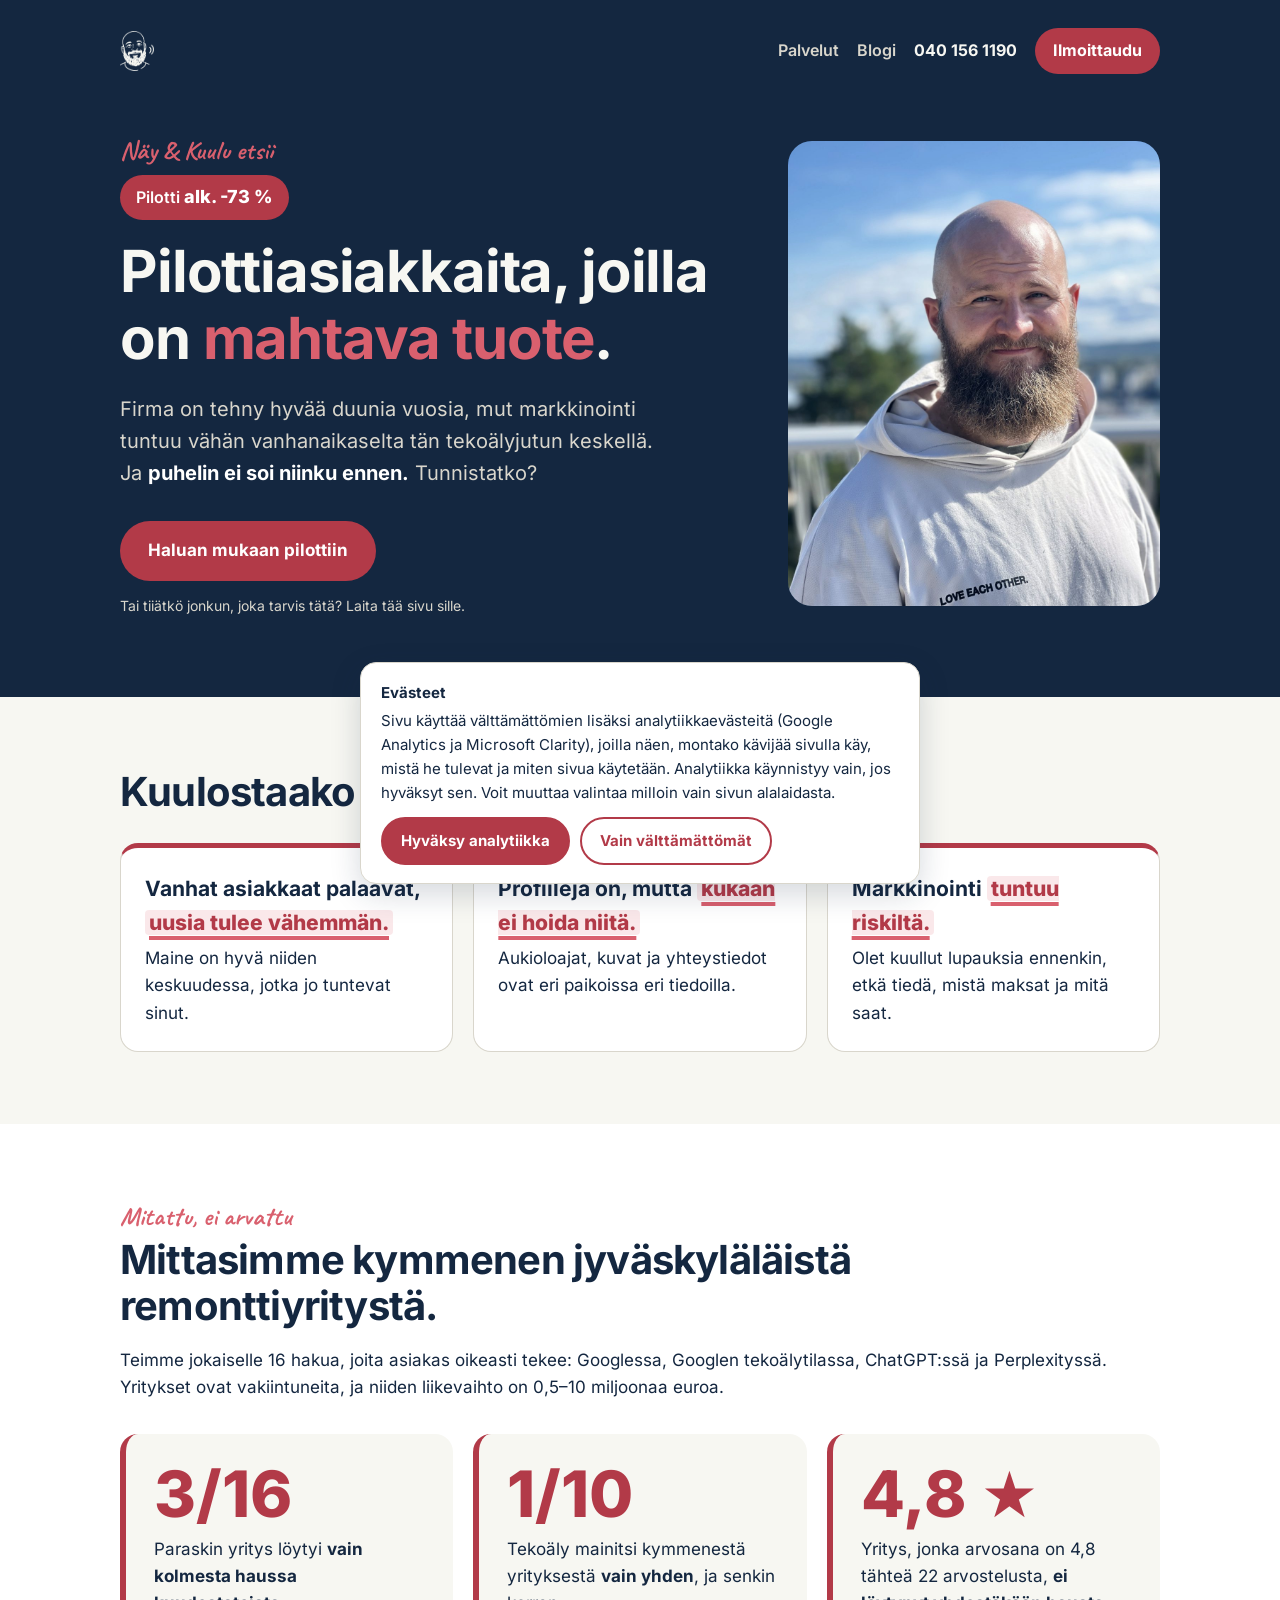
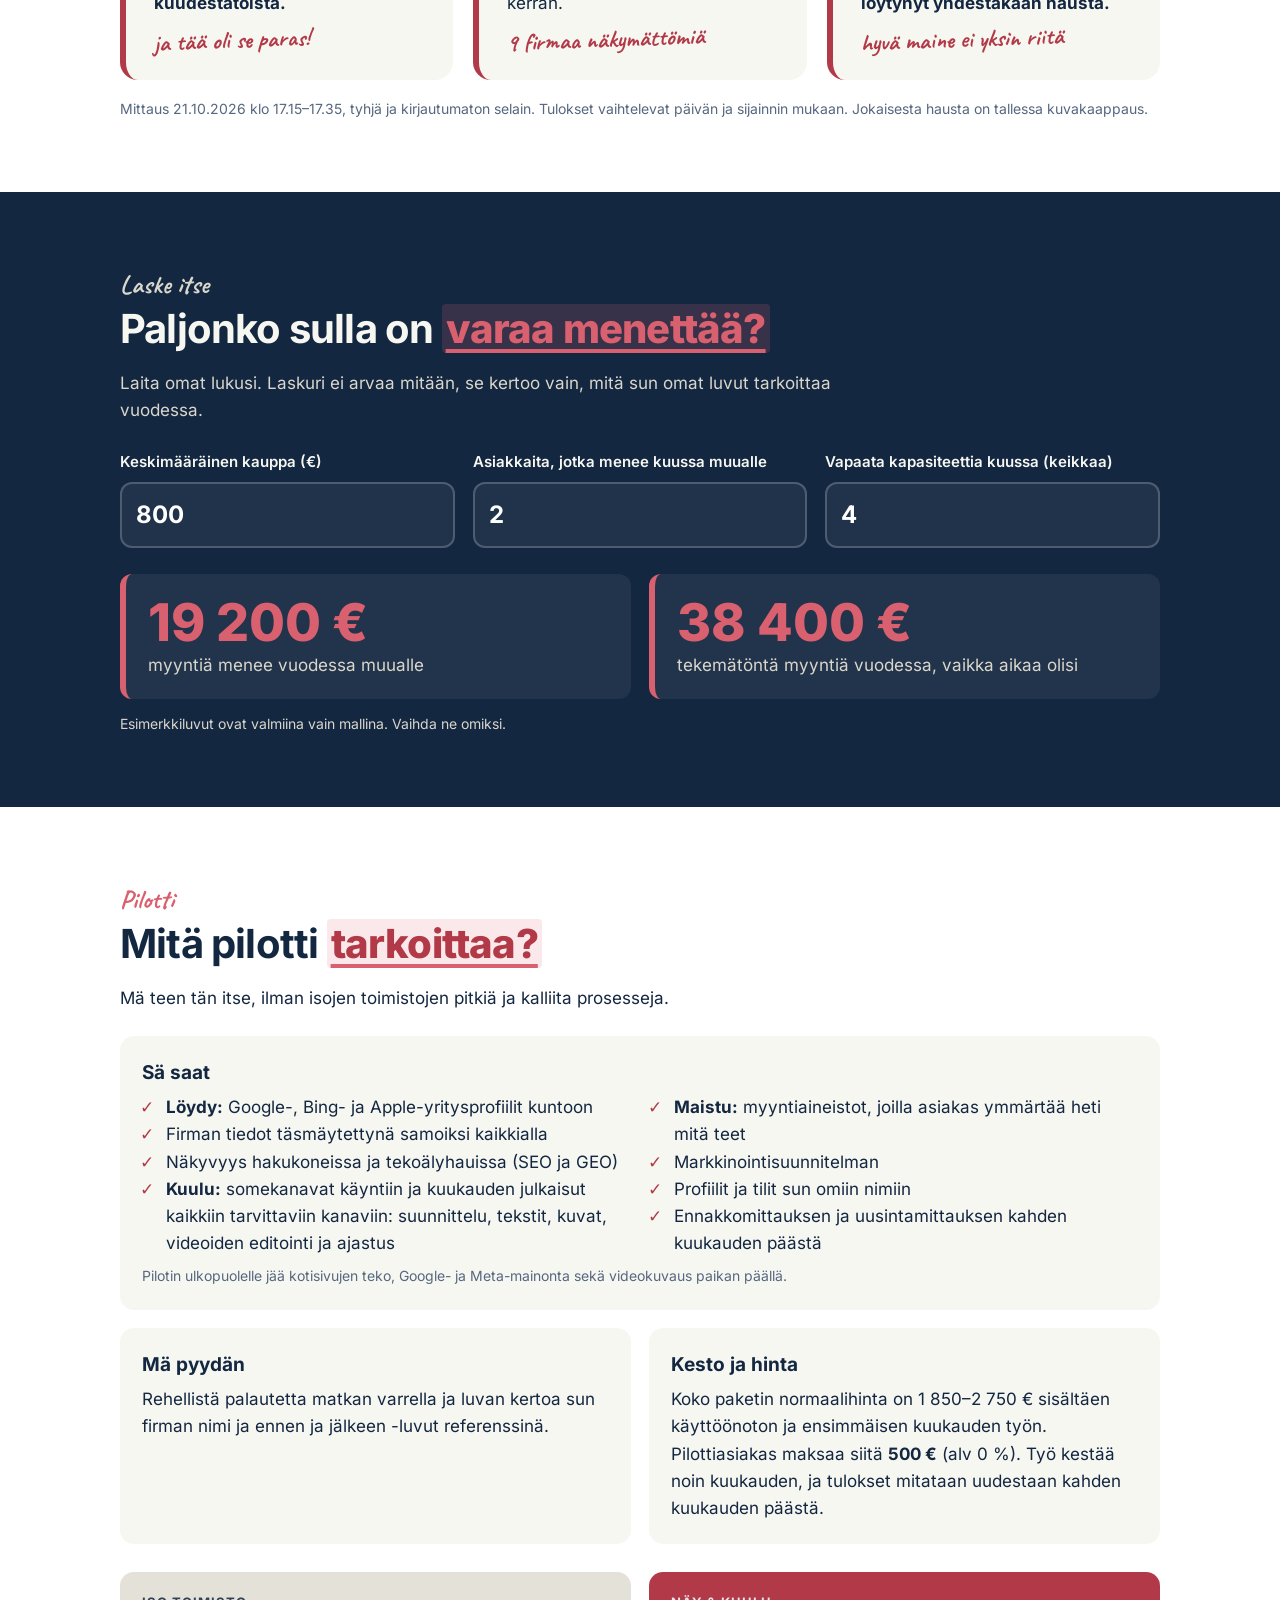
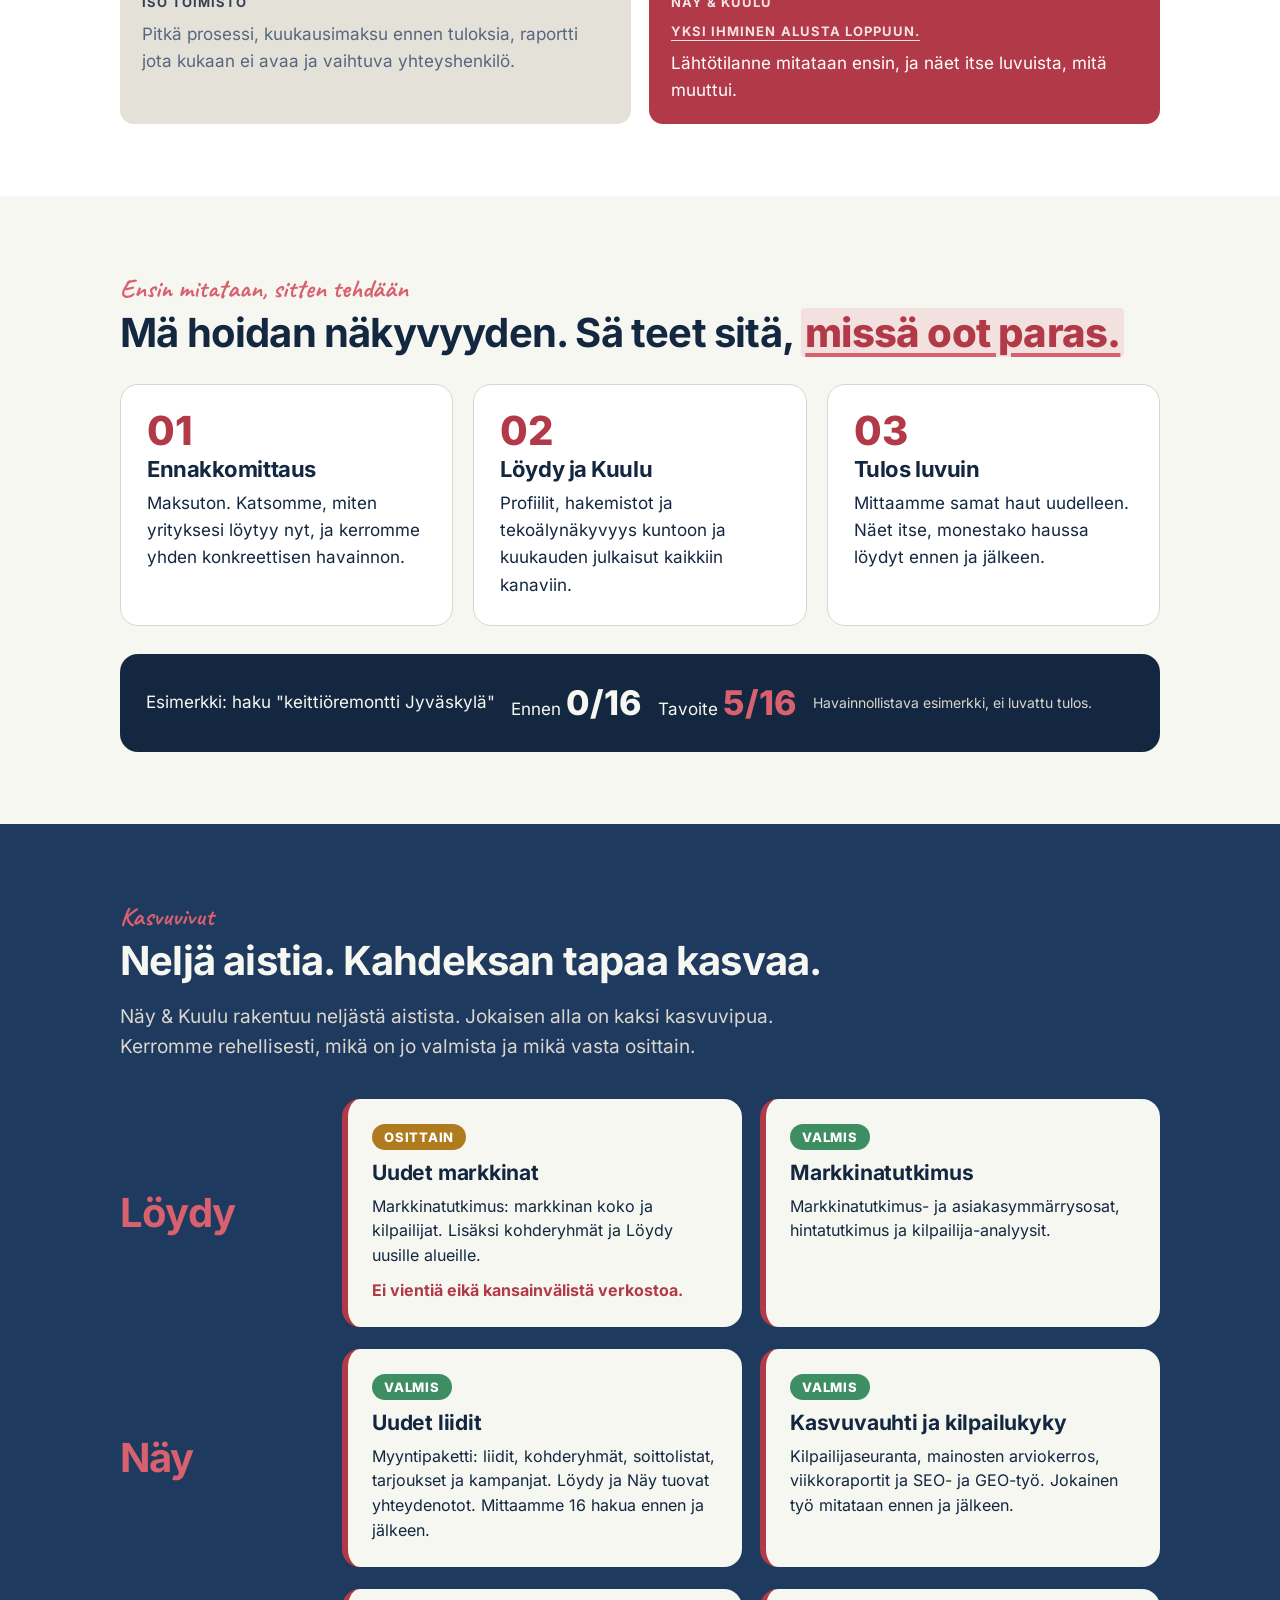
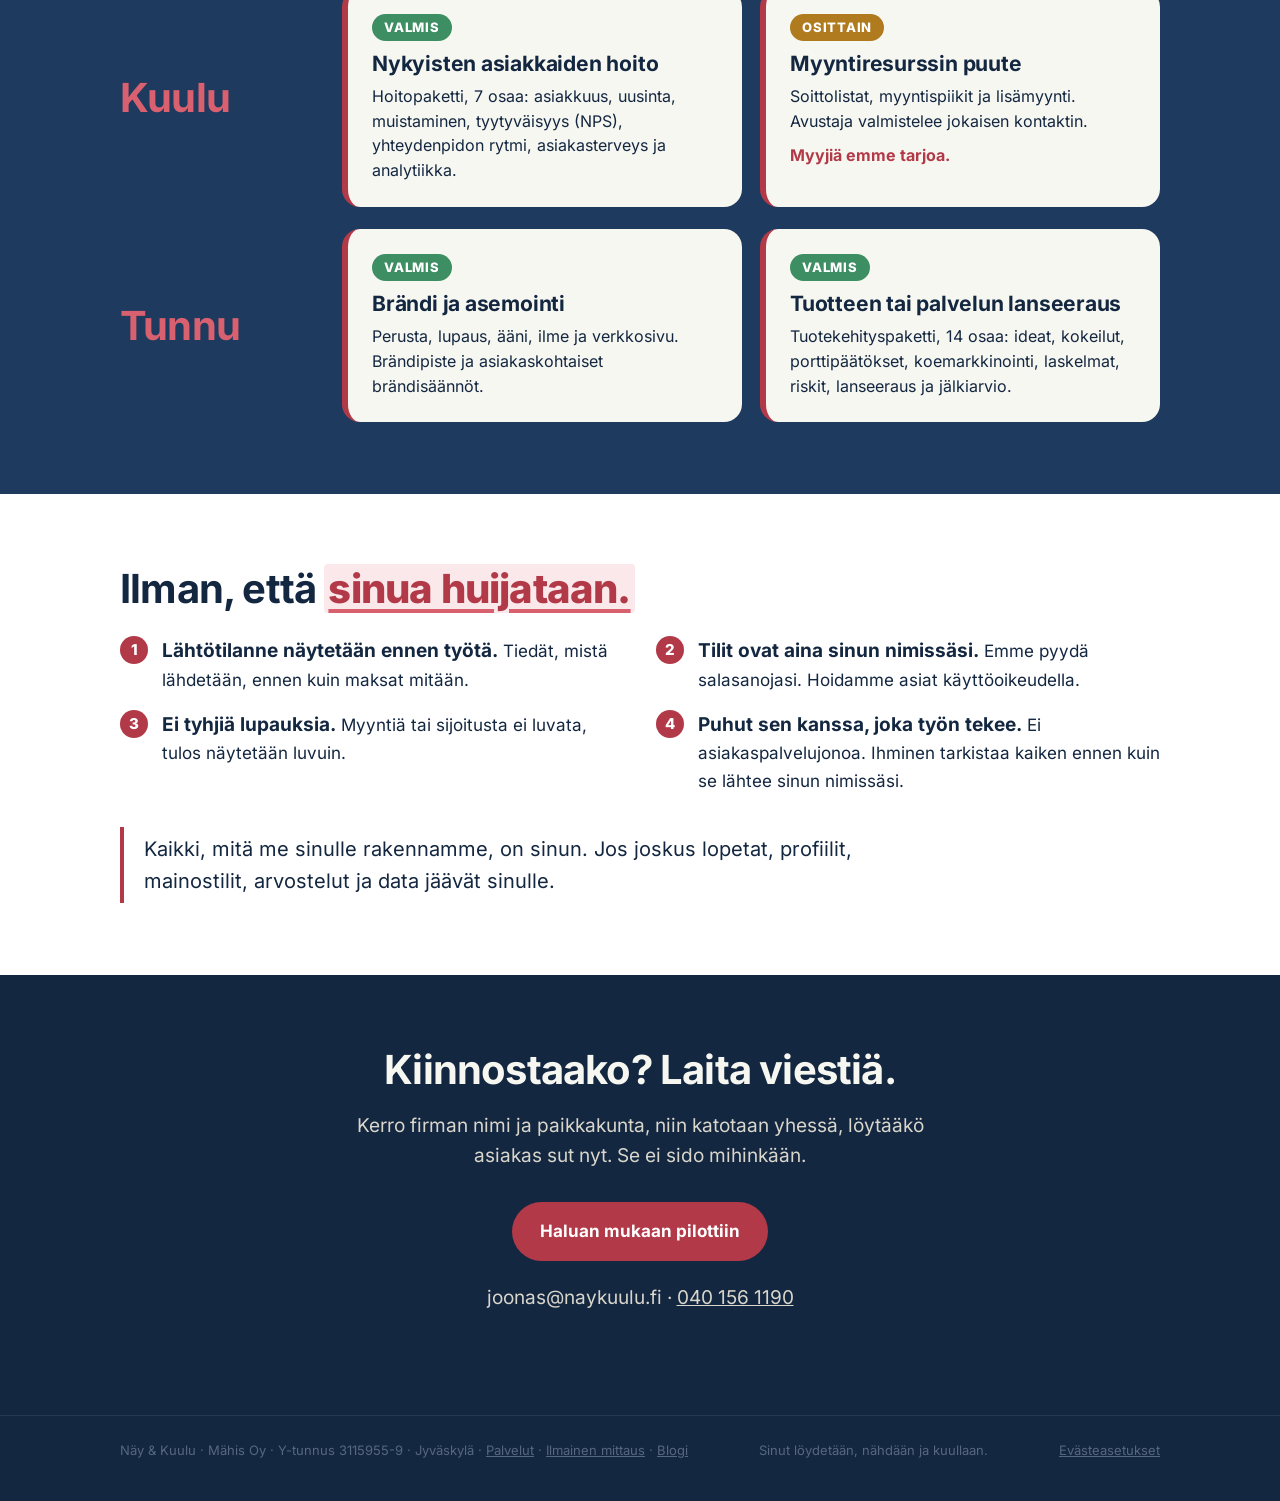
<file: index.html>
<!doctype html>
<html lang="fi">
<head>
<meta charset="utf-8">
<meta name="viewport" content="width=device-width, initial-scale=1">
<meta property="og:title" content="Pilottiasiakkaat | Näy &amp; Kuulu">
<meta property="og:description" content="Laitan firman näkyvyyden kuntoon Googlessa ja tekoälyhauissa. Pilottiasiakkaalle 500 €, alennusta alk. -73 %.">
<meta property="og:image" content="https://naykuulu.fi/jako.png">
<meta property="og:url" content="https://naykuulu.fi/">
<meta property="og:type" content="website">
<title>Pilottiasiakkaat | Näy &amp; Kuulu</title>
<meta name="description" content="Mittaamme maksutta, löytyykö yrityksesi Googlesta, kartalta ja tekoälyhauista. Sitten korjaamme sen ja näytämme tuloksen luvuin.">
<link rel="stylesheet" href="/fonts/etusivu.css">
<style>
:root{--sini:#1F3A5F;--syva:#142740;--lumi:#F7F7F2;--koivu:#D9D6CC;--puolukka:#B23A48;--pv:#D9606E;--himmea:#56677F;--valk:#FFFFFF}
*{box-sizing:border-box;margin:0;padding:0}
html{scroll-behavior:smooth}
body{font-family:Inter,system-ui,sans-serif;background:var(--lumi);color:var(--syva);line-height:1.6;font-size:17px}
a{color:inherit}
.sis{max-width:1080px;margin:0 auto;padding:0 20px}
.nappi{display:inline-block;background:var(--puolukka);color:var(--valk);text-decoration:none;font-weight:700;padding:16px 28px;border-radius:999px;font-size:17px;transition:transform .15s,background .15s}
.nappi:hover{background:#9c2f3c;transform:translateY(-1px)}
.pieni{font-size:14px;color:var(--himmea)}
.kasi{font-family:Caveat,cursive;font-weight:700;color:var(--pv);font-size:26px}
h1,h2,h3{line-height:1.15;letter-spacing:-.02em}
h2{font-size:clamp(28px,4vw,40px);margin-bottom:18px}
section{padding:72px 0}

/* 1 yläosa */
.yla{background:var(--syva);color:var(--lumi);padding:28px 0 80px}
.yla nav{display:flex;align-items:center;justify-content:space-between;margin-bottom:56px}
.yla nav img{height:40px}
.yla nav a.pieni{color:var(--koivu);text-decoration:none}
.yla nav .navoik{display:flex;align-items:center;gap:18px}
.yla nav a.ilmo{background:var(--puolukka);color:#fff;font-weight:700;font-size:16px;text-decoration:none;padding:10px 18px;border-radius:999px;white-space:nowrap}
.yla nav a.ilmo:hover{background:#9c2f3c}
@media(max-width:420px){.yla nav .navoik{gap:12px}.yla nav a.puh,.yla nav a.ilmo{font-size:15px}.yla nav a.ilmo{padding:9px 14px}.yla nav img{height:34px}}
.yla nav a.puh{color:var(--lumi);font-weight:700;text-decoration:none;font-size:16px;white-space:nowrap}
.yla .gr{display:grid;grid-template-columns:1.25fr .75fr;gap:48px;align-items:center}
.yla h1{font-size:clamp(34px,5.4vw,58px);margin-bottom:22px}
.yla h1 em{font-style:normal;color:var(--pv)}
.yla p.ingressi{font-size:20px;color:var(--koivu);max-width:560px;margin-bottom:32px}
.yla .kuva{border-radius:24px;overflow:hidden;aspect-ratio:4/5;background:var(--sini)}
.yla .kuva img{width:100%;height:100%;object-fit:cover;display:block}
.yla .huom{margin-top:14px;color:var(--koivu)}

/* 2 tunnistus */
.tunnistus .lista{display:grid;grid-template-columns:repeat(3,1fr);gap:20px;margin-top:28px}
.tunnistus .kortti{background:var(--valk);border:1px solid var(--koivu);border-radius:18px;padding:24px}
.tunnistus .kortti b{display:block;font-size:19px;margin-bottom:6px}

/* 3 mittaus */
.mittaus{background:var(--valk)}
.mittaus .luvut{display:grid;grid-template-columns:repeat(3,1fr);gap:20px;margin:32px 0 18px}
.mittaus .luku{border-radius:18px;padding:28px;background:var(--lumi)}
.mittaus .luku .iso{font-size:clamp(44px,6vw,64px);font-weight:800;color:var(--puolukka);line-height:1}
.mittaus .luku p{margin-top:10px}

/* 4 hinta näkymättömyydestä */
.maksaa{background:var(--sini);color:var(--lumi)}
.maksaa .gr{display:grid;grid-template-columns:repeat(2,1fr);gap:20px;margin-top:28px}
.maksaa .tilasto{background:rgba(255,255,255,.06);border:1px solid rgba(255,255,255,.14);border-radius:18px;padding:26px}
.maksaa .tilasto .iso{font-size:44px;font-weight:800;color:var(--pv);line-height:1}
.maksaa .tilasto p{margin-top:10px;color:var(--koivu)}
.maksaa .lahde{font-size:13px;color:var(--koivu);opacity:.8;margin-top:8px}

/* 5 ratkaisu */
.ratkaisu .askeleet{display:grid;grid-template-columns:repeat(3,1fr);gap:20px;margin-top:28px}
.ratkaisu .askel{background:var(--valk);border-radius:18px;padding:26px;border:1px solid var(--koivu)}
.ratkaisu .askel .nro{font-weight:800;color:var(--puolukka);font-size:15px;letter-spacing:.08em}
.ratkaisu .askel h3{font-size:22px;margin:6px 0 8px}
.ennen{display:flex;gap:16px;align-items:center;margin-top:28px;background:var(--syva);color:var(--lumi);border-radius:18px;padding:22px 26px;flex-wrap:wrap}
.ennen .arvo{font-size:34px;font-weight:800}
.ennen .arvo.j{color:var(--pv)}

/* 6 turva */
.turva{background:var(--valk)}
.turva .gr{display:grid;grid-template-columns:repeat(2,1fr);gap:16px 32px;margin-top:24px}
.turva .rivi{display:flex;gap:14px}
.turva .rivi span{flex:0 0 28px;height:28px;border-radius:50%;background:var(--puolukka);color:var(--valk);display:grid;place-items:center;font-weight:800;font-size:15px}
.sitoumus{margin-top:32px;border-left:4px solid var(--puolukka);padding:6px 0 6px 20px;font-size:20px;max-width:760px}

/* 7 hinta */
.hinta .gr{display:grid;grid-template-columns:repeat(2,1fr);gap:20px;margin-top:24px}
.hinta .laatikko{background:var(--valk);border:1px solid var(--koivu);border-radius:18px;padding:28px}
.hinta .laatikko .iso{font-size:44px;font-weight:800}
.hinta .laatikko.paa{border:2px solid var(--puolukka)}

/* 8 loppu */
.loppu{background:var(--syva);color:var(--lumi);text-align:center}
.loppu p{color:var(--koivu);max-width:620px;margin:0 auto 30px;font-size:19px}
.loppu .yht{margin-top:22px;color:var(--koivu)}
footer{background:var(--syva);color:var(--himmea);padding:24px 0 40px;font-size:13px;border-top:1px solid rgba(255,255,255,.08)}
footer .sis{display:flex;justify-content:space-between;gap:16px;flex-wrap:wrap}

@media (max-width:820px){
  body{font-size:16px}
  section{padding:56px 0}
  .yla .gr,.tunnistus .lista,.mittaus .luvut,.maksaa .gr,.ratkaisu .askeleet,.turva .gr,.hinta .gr{grid-template-columns:1fr}
  .yla .kuva{aspect-ratio:1/1;max-width:340px}
  .yla nav{margin-bottom:36px}
}
.paikka{background:#FFF3B0;color:#5a4a00;padding:2px 6px;border-radius:4px;font-weight:600}
.pilotti{padding:72px 0;background:var(--valk)}
.pilotti .gr{display:grid;grid-template-columns:repeat(2,1fr);gap:18px;margin-top:24px}
.pilotti .kortti{background:var(--lumi);border-radius:14px;padding:22px}
.pilotti .kortti b{display:block;font-size:19px;margin-bottom:6px}
@media(max-width:760px){.pilotti .gr{grid-template-columns:1fr}.pilotti ul{columns:1!important}}
.korosta{font-weight:800;color:var(--puolukka);background:rgba(217,96,110,.14);text-decoration:underline;text-decoration-thickness:4px;text-underline-offset:6px;text-decoration-color:var(--pv);padding:0 4px;border-radius:4px}
.yla .korosta,.laskuri .korosta,.loppu .korosta{color:var(--pv);background:rgba(217,96,110,.18)}
.huomio{font-family:Caveat,cursive;font-weight:700;color:var(--puolukka);font-size:24px;line-height:1.1;display:block;margin-top:8px;transform:rotate(-2deg)}
.tunnistus .kortti{border-top:5px solid var(--puolukka)}
.tunnistus .kortti b{font-size:21px}
.mittaus .luku{border-left:6px solid var(--puolukka)}
.ratkaisu .askel .nro{font-size:40px;line-height:1;letter-spacing:0}
.turva .rivi b{font-size:19px}
.pilotti ul li{list-style:none;position:relative;padding-left:4px}
.pilotti ul li:before{content:"✓";position:absolute;left:-22px;color:var(--puolukka);font-weight:800}
.vs{display:grid;grid-template-columns:1fr 1fr;gap:18px;margin-top:28px}
.vs div{border-radius:14px;padding:20px 22px}
.vs .ei{background:#E4E1D8;color:var(--himmea);text-decoration:none}.vs .ei b{color:var(--syva)}
.vs .on{background:var(--puolukka);color:#fff}
.vs b{display:block;font-size:13px;letter-spacing:.08em;text-transform:uppercase;margin-bottom:8px;opacity:.85}
@media(max-width:760px){.vs{grid-template-columns:1fr}}
.pilottimerkki{display:inline-block;background:var(--puolukka);color:#fff;font-weight:600;font-size:16px;padding:8px 16px;border-radius:999px;margin:4px 0 18px}
.pilottimerkki b{font-weight:800;font-size:18px}
.laskuri{padding:72px 0;background:var(--syva);color:var(--lumi)}
.laskuri p{color:var(--koivu)}
.lgr{display:grid;grid-template-columns:repeat(3,1fr);gap:18px;margin:26px 0}
.lgr label{display:flex;flex-direction:column;gap:8px;font-weight:600;font-size:15px}
.lgr input{font:inherit;font-size:24px;font-weight:700;padding:12px 14px;border-radius:12px;border:2px solid rgba(255,255,255,.2);background:rgba(255,255,255,.06);color:#fff;width:100%}
.ltul{display:grid;grid-template-columns:1fr 1fr;gap:18px;margin-bottom:14px}
.ltul div{background:rgba(255,255,255,.06);border-left:6px solid var(--pv);border-radius:12px;padding:20px 22px}
.ltul .iso{display:block;font-size:clamp(34px,5vw,52px);font-weight:800;color:var(--pv);line-height:1.1}
.ltul span{color:var(--koivu)}
@media(max-width:760px){.lgr,.ltul{grid-template-columns:1fr}}
.pilotti ul li{break-inside:avoid}
.eva{position:fixed;left:16px;right:16px;bottom:16px;max-width:560px;margin:0 auto;background:var(--valk);color:var(--syva);border:1px solid var(--koivu);border-radius:16px;box-shadow:0 10px 30px rgba(20,39,64,.18);padding:18px 20px;font-size:15px;z-index:50;display:none}
.eva b{display:block;margin-bottom:4px}
.eva .napit{display:flex;gap:10px;flex-wrap:wrap;margin-top:12px}
.eva button{font:inherit;font-weight:700;border-radius:999px;padding:10px 18px;cursor:pointer;border:2px solid var(--puolukka)}
.eva .hy{background:var(--puolukka);color:var(--valk)}
.eva .ei{background:transparent;color:var(--puolukka)}
footer button.evalinkki{background:none;border:0;color:inherit;font:inherit;text-decoration:underline;cursor:pointer;padding:0}
.yla nav a.nk-lisa{color:var(--koivu);font-weight:600}@media(max-width:600px){.yla nav a.nk-lisa{display:none}}
</style>
<link rel="canonical" href="https://naykuulu.fi/">
<script type="application/ld+json">
{
 "@context": "https://schema.org",
 "@graph": [
  {
   "@type": "ProfessionalService",
   "@id": "https://naykuulu.fi/#yritys",
   "name": "Näy & Kuulu",
   "url": "https://naykuulu.fi/",
   "logo": "https://naykuulu.fi/merkki_sini.png",
   "image": "https://naykuulu.fi/jako.png",
   "description": "Näy & Kuulu laittaa yrityksen näkyvyyden kuntoon Googlessa, kartalla ja tekoälyhauissa ja näyttää tuloksen luvuin. Lähtötilanne mitataan maksutta ennen työtä.",
   "slogan": "Sinut löydetään, nähdään ja kuullaan.",
   "telephone": "+358401561190",
   "email": "joonas@naykuulu.fi",
   "founder": {
    "@type": "Person",
    "name": "Joonas Mähönen"
   },
   "address": {
    "@type": "PostalAddress",
    "addressLocality": "Jyväskylä",
    "addressRegion": "Keski-Suomi",
    "addressCountry": "FI"
   },
   "areaServed": [
    {
     "@type": "City",
     "name": "Jyväskylä"
    },
    {
     "@type": "AdministrativeArea",
     "name": "Keski-Suomi"
    },
    {
     "@type": "Country",
     "name": "Suomi"
    }
   ],
   "knowsLanguage": "fi",
   "knowsAbout": [
    "hakukoneoptimointi",
    "SEO",
    "GEO",
    "näkyvyys tekoälyhauissa",
    "Google-yritysprofiili",
    "paikallinen näkyvyys",
    "sosiaalinen media",
    "Google-mainonta"
   ]
  },
  {
   "@type": "WebSite",
   "@id": "https://naykuulu.fi/#sivusto",
   "url": "https://naykuulu.fi/",
   "name": "Näy & Kuulu",
   "inLanguage": "fi",
   "publisher": {
    "@id": "https://naykuulu.fi/#yritys"
   }
  }
 ]
}
</script>
</head>
<body>

<!-- 1. ONGELMA, JONKA LUKIJA TUNNISTAA -->
<header class="yla">
  <div class="sis">
    <nav><img src="merkki_lumi.png" alt="Näy &amp; Kuulu"><span class="navoik"><a class="puh nk-lisa" href="/palvelut/">Palvelut</a><a class="puh nk-lisa" href="/blogi/">Blogi</a><a class="puh" href="tel:+358401561190">040 156 1190</a><a class="ilmo" href="#mittaus">Ilmoittaudu</a></span></nav>
    <div class="gr">
      <div>
        <p class="kasi">Näy &amp; Kuulu etsii</p>
        <div class="pilottimerkki">Pilotti <b>alk. -73 %</b></div>
        <h1>Pilottiasiakkaita, joilla on <em>mahtava tuote</em>.</h1>
        <p class="ingressi">Firma on tehny hyvää duunia vuosia, mut markkinointi tuntuu vähän vanhanaikaselta tän tekoälyjutun keskellä. Ja <b style="color:#fff">puhelin ei soi niinku ennen.</b> Tunnistatko?</p>
        <a class="nappi" href="https://docs.google.com/forms/d/e/1FAIpQLSdQ899hPGrsLPNvacFHOvFxhM9YdgB2-9FwwTz6n1oB_IQjag/viewform" target="_blank" rel="noopener">Haluan mukaan pilottiin</a>
        <p class="huom pieni">Tai tiiätkö jonkun, joka tarvis tätä? Laita tää sivu sille.</p>
      </div>
      <div class="kuva"><img style="object-position:50% 20%" src="joonas_huppari.jpg" alt="Joonas, Näy &amp; Kuulu"></div>
    </div>
  </div>
</header>
<section class="tunnistus">
  <div class="sis">
    <h2>Kuulostaako tutulta?</h2>
    <div class="lista">
      <div class="kortti"><b>Vanhat asiakkaat palaavat, <span class="korosta">uusia tulee vähemmän.</span></b>Maine on hyvä niiden keskuudessa, jotka jo tuntevat sinut.</div>
      <div class="kortti"><b>Profiileja on, mutta <span class="korosta">kukaan ei hoida niitä.</span></b>Aukioloajat, kuvat ja yhteystiedot ovat eri paikoissa eri tiedoilla.</div>
      <div class="kortti"><b>Markkinointi <span class="korosta">tuntuu riskiltä.</span></b>Olet kuullut lupauksia ennenkin, etkä tiedä, mistä maksat ja mitä saat.</div>
    </div>
  </div>
</section>

<!-- 2. MITATTU TODISTE (oma mittaus 21.10.2026, yritysten nimiä ei julkaista) -->
<section class="mittaus" id="tulos">
  <div class="sis">
    <p class="kasi">Mitattu, ei arvattu</p>
    <!-- TOIMIALA: ala ja paikkakunta -->
    <h2>Mittasimme kymmenen jyväskyläläistä remonttiyritystä.</h2>
    <p>Teimme jokaiselle 16 hakua, joita asiakas oikeasti tekee: Googlessa, Googlen tekoälytilassa, ChatGPT:ssä ja Perplexityssä. Yritykset ovat vakiintuneita, ja niiden liikevaihto on 0,5–10 miljoonaa euroa.</p>
    <div class="luvut">
      <div class="luku"><div class="iso">3/16</div><p>Paraskin yritys löytyi <b>vain kolmesta haussa kuudestatoista.</b><span class="huomio">ja tää oli se paras!</span></p></div>
      <div class="luku"><div class="iso">1/10</div><p>Tekoäly mainitsi kymmenestä yrityksestä <b>vain yhden</b>, ja senkin kerran.<span class="huomio">9 firmaa näkymättömiä</span></p></div>
      <div class="luku"><div class="iso">4,8 ★</div><p>Yritys, jonka arvosana on 4,8 tähteä 22 arvostelusta, <b>ei löytynyt yhdestäkään hausta.</b><span class="huomio">hyvä maine ei yksin riitä</span></p></div>
    </div>
    <p class="pieni">Mittaus 21.10.2026 klo 17.15–17.35, tyhjä ja kirjautumaton selain. Tulokset vaihtelevat päivän ja sijainnin mukaan. Jokaisesta hausta on tallessa kuvakaappaus.</p>
  </div>
</section>

<section class="laskuri" id="laskuri">
  <div class="sis">
    <p class="kasi">Laske itse</p>
    <h2>Paljonko sulla on <span class="korosta">varaa menettää?</span></h2>
    <p style="max-width:720px">Laita omat lukusi. Laskuri ei arvaa mitään, se kertoo vain, mitä sun omat luvut tarkoittaa vuodessa.</p>
    <div class="lgr">
      <label>Keskimääräinen kauppa (€)<input type="number" id="l_kauppa" value="800" min="0" step="50"></label>
      <label>Asiakkaita, jotka menee kuussa muualle<input type="number" id="l_menee" value="2" min="0" step="1"></label>
      <label>Vapaata kapasiteettia kuussa (keikkaa)<input type="number" id="l_kapa" value="4" min="0" step="1"></label>
    </div>
    <div class="ltul">
      <div><span class="iso" id="l_menetys">19 200 €</span><span>myyntiä menee vuodessa muualle</span></div>
      <div><span class="iso" id="l_kapaeur">38 400 €</span><span>tekemätöntä myyntiä vuodessa, vaikka aikaa olisi</span></div>
    </div>
    <p class="pieni">Esimerkkiluvut ovat valmiina vain mallina. Vaihda ne omiksi.</p>
  </div>
</section>
<script>
(function(){function f(n){return Math.round(n).toLocaleString('fi-FI')+' €'}
function laske(){var k=+document.getElementById('l_kauppa').value||0,m=+document.getElementById('l_menee').value||0,c=+document.getElementById('l_kapa').value||0;
document.getElementById('l_menetys').textContent=f(k*m*12);document.getElementById('l_kapaeur').textContent=f(k*c*12)}
['l_kauppa','l_menee','l_kapa'].forEach(function(i){document.getElementById(i).addEventListener('input',laske)});laske()})();
</script>
<section class="pilotti">
  <div class="sis">
    <p class="kasi">Pilotti</p>
    <h2>Mitä pilotti <span class="korosta">tarkoittaa?</span></h2>
    <p style="max-width:720px">Mä teen tän itse, ilman isojen toimistojen pitkiä ja kalliita prosesseja.</p>
    <div class="gr">
      <div class="kortti" style="grid-column:1/-1"><b>Sä saat</b><ul style="margin:6px 0 0 20px;columns:2;column-gap:40px"><li><span style="font-weight:700">Löydy:</span> Google-, Bing- ja Apple-yritysprofiilit kuntoon</li><li>Firman tiedot täsmäytettynä samoiksi kaikkialla</li><li>Näkyvyys hakukoneissa ja tekoälyhauissa (SEO ja GEO)</li><li><span style="font-weight:700">Kuulu:</span> somekanavat käyntiin ja kuukauden julkaisut kaikkiin tarvittaviin kanaviin: suunnittelu, tekstit, kuvat, videoiden editointi ja ajastus</li><li><span style="font-weight:700">Maistu:</span> myyntiaineistot, joilla asiakas ymmärtää heti mitä teet</li><li>Markkinointisuunnitelman</li><li>Profiilit ja tilit sun omiin nimiin</li><li>Ennakkomittauksen ja uusintamittauksen kahden kuukauden päästä</li></ul><p class="pieni" style="margin-top:8px">Pilotin ulkopuolelle jää kotisivujen teko, Google- ja Meta-mainonta sekä videokuvaus paikan päällä.</p></div>
      <div class="kortti"><b>Mä pyydän</b>Rehellistä palautetta matkan varrella ja luvan kertoa sun firman nimi ja ennen ja jälkeen -luvut referenssinä.</div>
      <div class="kortti"><b>Kesto ja hinta</b>Koko paketin normaalihinta on 1 850–2 750 € sisältäen käyttöönoton ja ensimmäisen kuukauden työn. Pilottiasiakas maksaa siitä <span style="font-weight:700">500 €</span> (alv 0 %). Työ kestää noin kuukauden, ja tulokset mitataan uudestaan kahden kuukauden päästä.</div>
    </div>
  <div class="vs"><div class="ei"><b>Iso toimisto</b>Pitkä prosessi, kuukausimaksu ennen tuloksia, raportti jota kukaan ei avaa ja vaihtuva yhteyshenkilö.</div><div class="on"><b>Näy &amp; Kuulu</b><b style="text-decoration:underline;text-underline-offset:4px">Yksi ihminen alusta loppuun.</b> Lähtötilanne mitataan ensin, ja näet itse luvuista, mitä muuttui.</div></div>
</div>
</section>
<!-- 4. RATKAISU -->
<section class="ratkaisu" id="miten">
  <div class="sis">
    <p class="kasi">Ensin mitataan, sitten tehdään</p>
    <h2>Mä hoidan näkyvyyden. Sä teet sitä, <span class="korosta">missä oot paras.</span></h2>
    <div class="askeleet">
      <div class="askel"><div class="nro">01</div><h3>Ennakkomittaus</h3><p>Maksuton. Katsomme, miten yrityksesi löytyy nyt, ja kerromme yhden konkreettisen havainnon.</p></div>
      <div class="askel"><div class="nro">02</div><h3>Löydy ja Kuulu</h3><p>Profiilit, hakemistot ja tekoälynäkyvyys kuntoon ja kuukauden julkaisut kaikkiin kanaviin.</p></div>
      <div class="askel"><div class="nro">03</div><h3>Tulos luvuin</h3><p>Mittaamme samat haut uudelleen. Näet itse, monestako haussa löydyt ennen ja jälkeen.</p></div>
    </div>
    <!-- TOIMIALA: esimerkkihaku -->
    <div class="ennen">
      <div>Esimerkki: haku "keittiöremontti Jyväskylä"</div>
      <div>Ennen <span class="arvo">0/16</span></div>
      <div>Tavoite <span class="arvo j">5/16</span></div>
      <div class="pieni" style="color:var(--koivu)">Havainnollistava esimerkki, ei luvattu tulos.</div>
    </div>
  </div>
</section>

<!-- KASVUVIVUT: sijoitus index.html:ssä heti osion <section class="ratkaisu" id="miten"> jälkeen ja ennen osiota <section class="turva">. Tyylit ovat tässä tiedostossa ja käyttävät sivun omia muuttujia (--sini, --syva, --lumi jne.). -->
<style>
.vivut{background:var(--sini);color:var(--lumi)}
.vivut .johdanto{max-width:720px;color:var(--koivu);font-size:19px}
.vivut .rivit{margin-top:36px;display:grid;gap:22px}
.vivut .aisti{display:grid;grid-template-columns:200px 1fr;gap:22px;align-items:stretch}
.vivut .aisti>h3{font-size:clamp(30px,4vw,40px);color:var(--pv);align-self:center;letter-spacing:-.02em}
.vivut .vivut-kortit{display:grid;grid-template-columns:repeat(2,minmax(0,1fr));gap:18px}
.vivut .vipu{background:var(--lumi);color:var(--syva);border-radius:18px;padding:24px;border-left:6px solid var(--puolukka);min-width:0}
.vivut .vipu h4{font-size:21px;line-height:1.2;margin:0 0 8px;letter-spacing:-.01em}
.vivut .vipu p{font-size:16px;line-height:1.55}
.vivut .vipu .rajaus{margin-top:10px;font-weight:700;color:var(--puolukka)}
.vivut .tila{display:inline-block;font-size:13px;font-weight:800;letter-spacing:.06em;text-transform:uppercase;color:#fff;border-radius:999px;padding:3px 12px;margin-bottom:10px;background:#3E8E63}
.vivut .tila.osittain{background:#B07A1F}
@media(max-width:820px){
  .vivut .aisti{grid-template-columns:1fr;gap:10px}
  .vivut .vivut-kortit{grid-template-columns:1fr}
  .vivut .aisti>h3{align-self:start}
}
</style>
<section class="vivut" id="kasvuvivut">
  <div class="sis">
    <p class="kasi">Kasvuvivut</p>
    <h2>Neljä aistia. Kahdeksan tapaa kasvaa.</h2>
    <p class="johdanto">Näy &amp; Kuulu rakentuu neljästä aistista. Jokaisen alla on kaksi kasvuvipua. Kerromme rehellisesti, mikä on jo valmista ja mikä vasta osittain.</p>
    <div class="rivit">

      <div class="aisti">
        <h3>Löydy</h3>
        <div class="vivut-kortit">
          <div class="vipu"><span class="tila osittain">Osittain</span><h4>Uudet markkinat</h4><p>Markkinatutkimus: markkinan koko ja kilpailijat. Lisäksi kohderyhmät ja Löydy uusille alueille.</p><p class="rajaus">Ei vientiä eikä kansainvälistä verkostoa.</p></div>
          <div class="vipu"><span class="tila">Valmis</span><h4>Markkinatutkimus</h4><p>Markkinatutkimus- ja asiakasymmärrysosat, hintatutkimus ja kilpailija-analyysit.</p></div>
        </div>
      </div>

      <div class="aisti">
        <h3>Näy</h3>
        <div class="vivut-kortit">
          <div class="vipu"><span class="tila">Valmis</span><h4>Uudet liidit</h4><p>Myyntipaketti: liidit, kohderyhmät, soittolistat, tarjoukset ja kampanjat. Löydy ja Näy tuovat yhteydenotot. Mittaamme 16 hakua ennen ja jälkeen.</p></div>
          <div class="vipu"><span class="tila">Valmis</span><h4>Kasvuvauhti ja kilpailukyky</h4><p>Kilpailijaseuranta, mainosten arviokerros, viikkoraportit ja SEO- ja GEO-työ. Jokainen työ mitataan ennen ja jälkeen.</p></div>
        </div>
      </div>

      <div class="aisti">
        <h3>Kuulu</h3>
        <div class="vivut-kortit">
          <div class="vipu"><span class="tila">Valmis</span><h4>Nykyisten asiakkaiden hoito</h4><p>Hoitopaketti, 7 osaa: asiakkuus, uusinta, muistaminen, tyytyväisyys (NPS), yhteydenpidon rytmi, asiakasterveys ja analytiikka.</p></div>
          <div class="vipu"><span class="tila osittain">Osittain</span><h4>Myyntiresurssin puute</h4><p>Soittolistat, myyntispiikit ja lisämyynti. Avustaja valmistelee jokaisen kontaktin.</p><p class="rajaus">Myyjiä emme tarjoa.</p></div>
        </div>
      </div>

      <div class="aisti">
        <h3>Tunnu</h3>
        <div class="vivut-kortit">
          <div class="vipu"><span class="tila">Valmis</span><h4>Brändi ja asemointi</h4><p>Perusta, lupaus, ääni, ilme ja verkkosivu. Brändipiste ja asiakaskohtaiset brändisäännöt.</p></div>
          <div class="vipu"><span class="tila">Valmis</span><h4>Tuotteen tai palvelun lanseeraus</h4><p>Tuotekehityspaketti, 14 osaa: ideat, kokeilut, porttipäätökset, koemarkkinointi, laskelmat, riskit, lanseeraus ja jälkiarvio.</p></div>
        </div>
      </div>

    </div>
  </div>
</section>


<!-- 5. RISKIN POISTO: ARVOT JA SITOUMUKSET -->
<section class="turva">
  <div class="sis">
    <h2>Ilman, että <span class="korosta">sinua huijataan.</span></h2>
    <div class="gr">
      <div class="rivi"><span>1</span><div><b>Lähtötilanne näytetään ennen työtä.</b> Tiedät, mistä lähdetään, ennen kuin maksat mitään.</div></div>
      <div class="rivi"><span>2</span><div><b>Tilit ovat aina sinun nimissäsi.</b> Emme pyydä salasanojasi. Hoidamme asiat käyttöoikeudella.</div></div>
      <div class="rivi"><span>3</span><div><b>Ei tyhjiä lupauksia.</b> Myyntiä tai sijoitusta ei luvata, tulos näytetään luvuin.</div></div>
      <div class="rivi"><span>4</span><div><b>Puhut sen kanssa, joka työn tekee.</b> Ei asiakaspalvelujonoa. Ihminen tarkistaa kaiken ennen kuin se lähtee sinun nimissäsi.</div></div>
    </div>
    <p class="sitoumus">Kaikki, mitä me sinulle rakennamme, on sinun. Jos joskus lopetat, profiilit, mainostilit, arvostelut ja data jäävät sinulle.</p>
  </div>
</section>

<section class="loppu" id="mittaus">
  <div class="sis">
    <h2>Kiinnostaako? Laita viestiä.</h2>
    <p>Kerro firman nimi ja paikkakunta, niin katotaan yhessä, löytääkö asiakas sut nyt. Se ei sido mihinkään.</p>
    <a class="nappi" href="https://docs.google.com/forms/d/e/1FAIpQLSdQ899hPGrsLPNvacFHOvFxhM9YdgB2-9FwwTz6n1oB_IQjag/viewform" target="_blank" rel="noopener">Haluan mukaan pilottiin</a>
    <p class="yht">joonas@naykuulu.fi · <a href="tel:+358401561190" style="color:inherit">040 156 1190</a></p>
  </div>
</section>
<footer><div class="sis"><div>Näy &amp; Kuulu · Mähis Oy · Y-tunnus 3115955-9 · Jyväskylä · <a href="/palvelut/">Palvelut</a> · <a href="/mittaus/">Ilmainen mittaus</a> · <a href="/blogi/">Blogi</a></div><div>Sinut löydetään, nähdään ja kuullaan.</div><div><button class="evalinkki" id="eva_auki">Evästeasetukset</button></div></div></footer>
<div class="eva" id="eva" role="dialog" aria-label="Evästeet">
  <b>Evästeet</b>
  Sivu käyttää välttämättömien lisäksi analytiikkaevästeitä (Google Analytics ja Microsoft Clarity), joilla näen, montako kävijää sivulla käy, mistä he tulevat ja miten sivua käytetään. Analytiikka käynnistyy vain, jos hyväksyt sen. Voit muuttaa valintaa milloin vain sivun alalaidasta.
  <div class="napit"><button class="hy" id="eva_hy">Hyväksy analytiikka</button><button class="ei" id="eva_ei">Vain välttämättömät</button></div>
</div>
<script>
(function(){var ID='G-E0XFE2C05K',CL='z3s92cz19c',K='nk_suostumus';
function lue(){try{return localStorage.getItem(K)}catch(e){return null}}
function tallenna(v){try{localStorage.setItem(K,v)}catch(e){}}
var ladattu=false;
function lataa(){if(ladattu)return;ladattu=true;window.dataLayer=window.dataLayer||[];window.gtag=function(){dataLayer.push(arguments)};
gtag('consent','default',{ad_storage:'denied',ad_user_data:'denied',ad_personalization:'denied',analytics_storage:'granted'});
gtag('js',new Date());gtag('config',ID);var s=document.createElement('script');s.async=true;s.src='https://www.googletagmanager.com/gtag/js?id='+ID;document.head.appendChild(s);
(function(c,l,a,r,i,t,y){c[a]=c[a]||function(){(c[a].q=c[a].q||[]).push(arguments)};t=l.createElement(r);t.async=1;t.src='https://www.clarity.ms/tag/'+i;y=l.getElementsByTagName(r)[0];y.parentNode.insertBefore(t,y)})(window,document,'clarity','script',CL);window.clarity('consent')}
var eva=document.getElementById('eva');
function nayta(){eva.style.display='block'}
document.getElementById('eva_hy').onclick=function(){tallenna('kylla');eva.style.display='none';lataa()};
document.getElementById('eva_ei').onclick=function(){tallenna('ei');eva.style.display='none';if(ladattu)location.reload()};
document.getElementById('eva_auki').onclick=nayta;
var v=lue();if(v==='kylla')lataa();else if(v!=='ei')nayta();
document.querySelectorAll('a[href*="docs.google.com/forms"]').forEach(function(a){a.addEventListener('click',function(){if(window.gtag)gtag('event','generate_lead',{lomake:'pilotti'})})});
})();
</script>
</body>
</html>
</file>
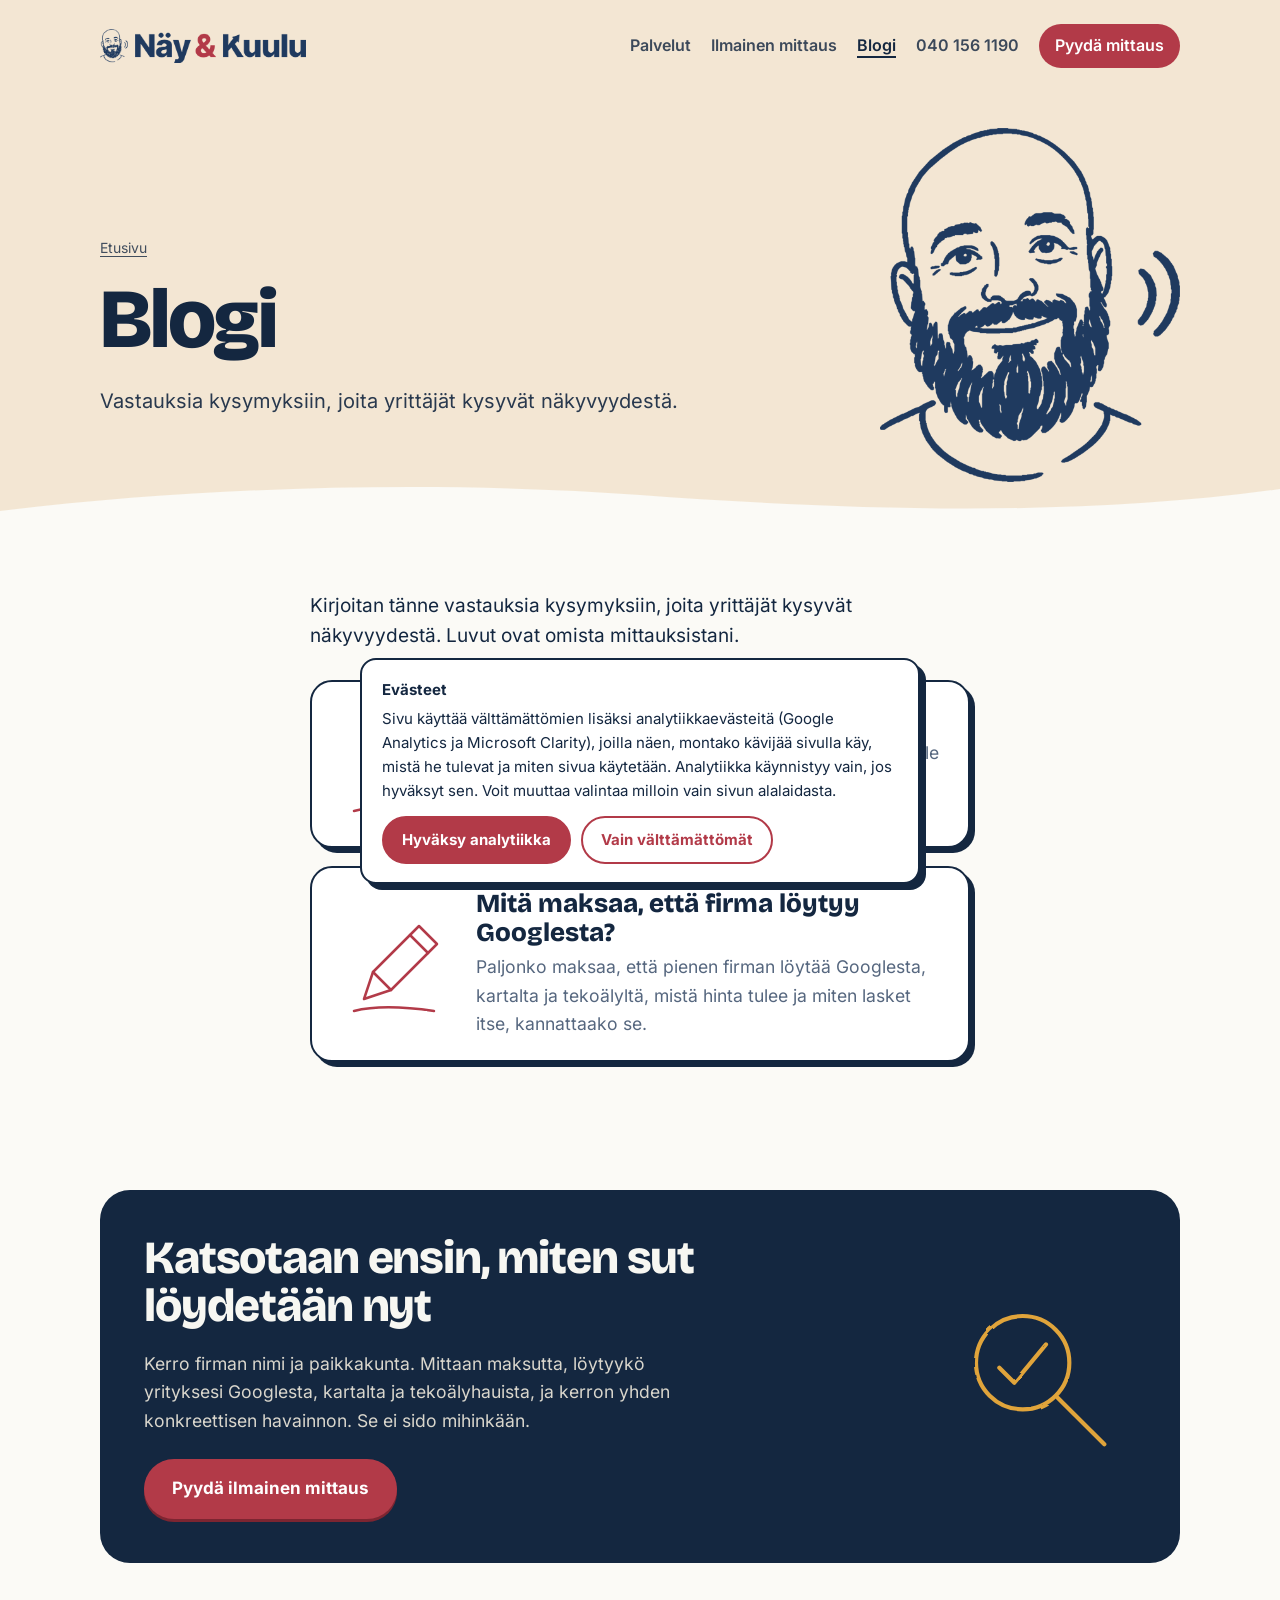
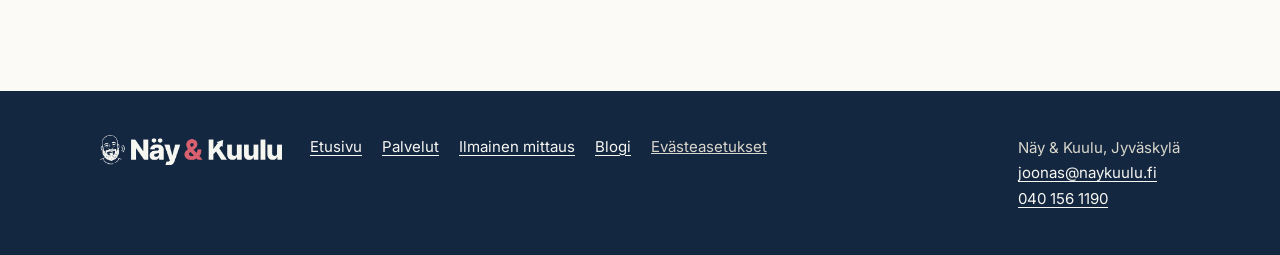
<file: blogi/index.html>
<!doctype html>
<html lang="fi">
<head>
<meta charset="utf-8">
<meta name="viewport" content="width=device-width, initial-scale=1">
<title>Blogi: näkyvyys, haku ja tekoäly pienyritykselle | Näy &amp; Kuulu</title>
<meta name="description" content="Vastauksia yrittäjien kysymyksiin hakukonenäkyvyydestä, tekoälyhauista ja somesta. Luvut omista mittauksista.">
<link rel="canonical" href="https://naykuulu.fi/blogi/">
<meta property="og:title" content="Blogi: näkyvyys, haku ja tekoäly pienyritykselle | Näy &amp; Kuulu">
<meta property="og:description" content="Vastauksia yrittäjien kysymyksiin hakukonenäkyvyydestä, tekoälyhauista ja somesta. Luvut omista mittauksista.">
<meta property="og:image" content="https://naykuulu.fi/jako.png">
<meta property="og:url" content="https://naykuulu.fi/blogi/">
<meta property="og:type" content="website">
<meta name="theme-color" content="#F3E6D3">
<link rel="icon" href="/merkki_sini.png">
<link rel="stylesheet" href="/fonts/muut.css">
<style>
:root{--sini:#1F3A5F;--syva:#142740;--lumi:#F7F7F2;--koivu:#D9D6CC;--puolukka:#B23A48;--pv:#D9606E;--himmea:#56677F;--valk:#FFFFFF;
--lakka:#E0A43A;--kuusi:#2F5D50;--marja:#6E2238;--paperi:#FBFAF6}
*{box-sizing:border-box;margin:0;padding:0}
html{scroll-behavior:smooth}
body{font-family:Inter,system-ui,sans-serif;background:var(--paperi);color:var(--syva);line-height:1.62;font-size:17.5px}
a{color:inherit}
a:focus-visible,button:focus-visible{outline:3px solid var(--lakka);outline-offset:3px;border-radius:6px}
.sis{max-width:1120px;margin:0 auto;padding:0 20px}
.kapea{max-width:700px}
h1,h2,h3{font-family:'Bricolage Grotesque',Inter,sans-serif;line-height:1.04;letter-spacing:-.025em;font-weight:800}
h2{font-size:clamp(30px,4.2vw,46px);margin-bottom:20px}
h3{font-size:24px;line-height:1.15;margin-bottom:8px}
p+p{margin-top:14px}
.kasi{font-family:Caveat,cursive;font-weight:700;font-size:27px;line-height:1.1}
.nappi{display:inline-block;background:var(--puolukka);color:#fff;text-decoration:none;font-weight:700;padding:16px 28px;border-radius:999px;font-size:17px;box-shadow:0 3px 0 #7d2531}
.nappi:hover{background:#9c2f3c}
.nappi:active{transform:translateY(2px);box-shadow:0 1px 0 #7d2531}
.pieni{font-size:14.5px;color:var(--himmea)}
.piirros{display:block;width:100%;height:auto;fill:none;stroke:currentColor;stroke-width:5;stroke-linecap:round;stroke-linejoin:round}
.piirros .taysi{fill:currentColor}

/* yläosa: aistin väri, iso piirros */
.yla2{background:var(--tausta);color:var(--teksti);position:relative;overflow:hidden}
.yla2 nav{display:flex;align-items:center;justify-content:space-between;gap:16px;flex-wrap:wrap;padding:24px 0}
.yla2 nav .logo img{height:34px;display:block}
.yla2 nav .linkit{display:flex;gap:6px 20px;flex-wrap:wrap;align-items:center}
.yla2 nav .linkit a{text-decoration:none;font-weight:600;font-size:16px;opacity:.82}
.yla2 nav .linkit a:hover,.yla2 nav .linkit a[aria-current]{opacity:1;text-decoration:underline;text-underline-offset:5px;text-decoration-thickness:2px}
.yla2 nav .linkit a.ilmo{opacity:1;background:var(--puolukka);color:#fff;padding:9px 16px;border-radius:999px;text-decoration:none}
.yla2.punainen nav .linkit a.ilmo{background:var(--lumi);color:var(--syva)}
.yla2 .gr{display:grid;grid-template-columns:1.35fr .65fr;gap:32px;align-items:end;padding:36px 0 0}
.yla2 h1{font-size:clamp(40px,6.6vw,84px);margin-bottom:22px}
.yla2 .ingressi{font-size:20px;max-width:600px;opacity:.9;padding-bottom:64px}
.yla2 .kuvaa{color:var(--viiva);max-width:330px;justify-self:end;width:100%;margin-bottom:-6px}
.yla2 img.kasvo{height:auto;max-width:300px;margin-bottom:0}
.polku{font-size:14px;opacity:.8;margin-bottom:16px}.polku a{text-underline-offset:3px}
.kaari{display:block;width:100%;height:46px;color:var(--paperi);margin-top:-1px}
@media(max-width:760px){.yla2 .gr{grid-template-columns:1fr}.yla2 .kuvaa{max-width:170px;justify-self:start;order:-1;margin:0}.yla2 .ingressi{padding-bottom:40px}.yla2 nav .linkit a{font-size:15px}}

/* piirto kerran sivun latautuessa */
@media (prefers-reduced-motion:no-preference){
.yla2 .kuvaa path,.yla2 .kuvaa circle{stroke-dasharray:900;stroke-dashoffset:900;animation:piirra 1.6s cubic-bezier(.6,.1,.2,1) .15s forwards}
.yla2 .kuvaa .aalto{animation-delay:.9s}
@keyframes piirra{to{stroke-dashoffset:0}}}

section{padding:64px 0}
.vali{padding-top:0}

/* ongelma + mittausruudukko */
.ongelma{display:grid;grid-template-columns:1fr 260px;gap:48px;align-items:start}
.ongelma .teksti{font-size:19px}
.ruudukko{background:var(--valk);border:2px solid var(--syva);border-radius:20px;padding:22px;box-shadow:6px 6px 0 var(--syva)}
.ruudukko .pisteet{display:grid;grid-template-columns:repeat(4,34px);gap:9px;margin:14px 0}
.ruudukko .pisteet i{aspect-ratio:1;border-radius:50%;border:2.5px solid var(--koivu)}
.ruudukko .pisteet i.on{background:var(--puolukka);border-color:var(--puolukka)}
.ruudukko b{display:block;font-family:'Bricolage Grotesque',sans-serif;font-size:48px;line-height:1;margin:2px 0}
.ruudukko .pieni{display:block}
.ruudukko .kasi{color:var(--puolukka);font-size:24px;display:block;transform:rotate(-2deg)}
@media(max-width:760px){.ongelma{grid-template-columns:1fr}}

/* mitä teen: käsin rastitettu lista */
.tehdaan{list-style:none;display:grid;grid-template-columns:repeat(auto-fit,minmax(300px,1fr));gap:14px 36px;margin-top:8px}
.tehdaan li{position:relative;padding:10px 0 10px 48px;border-bottom:2px dashed var(--koivu);font-size:18px}
.tehdaan li svg{position:absolute;left:0;top:8px;width:32px;height:32px;fill:none;stroke:var(--vari);stroke-width:4;stroke-linecap:round;stroke-linejoin:round}

.logot{display:flex;flex-wrap:wrap;gap:8px;margin-top:8px}
.logot img{width:22px;height:22px;object-fit:contain;border-radius:4px;background:#fff;padding:2px;box-sizing:content-box;box-shadow:0 0 0 1px var(--koivu)}
.logorivi{display:flex;flex-wrap:wrap;gap:10px 18px;margin:0 0 26px}
.logorivi span{display:flex;align-items:center;gap:8px;font-weight:600;font-size:15px}
.logorivi img{width:26px;height:26px;object-fit:contain}
.tavaramerkki{font-size:13px;color:var(--himmea);margin-top:14px}
.tiedot{display:grid;grid-template-columns:repeat(auto-fit,minmax(240px,1fr));gap:18px}
.tieto{background:var(--valk);border:2px solid var(--syva);border-radius:20px;padding:22px;display:flex;flex-direction:column;gap:8px}
.tieto b{font-family:'Bricolage Grotesque',sans-serif;font-size:52px;line-height:1;color:var(--puolukka)}
.tieto p{flex:1}
.tieto a{font-size:13.5px;color:var(--himmea);text-underline-offset:3px}
.graafi .palkit{margin:16px 0 6px}
.graafi .akseli{position:relative;display:grid;gap:8px;padding:6px 0}
.graafi .palkki{height:22px;border-radius:0 4px 4px 0;background:var(--puolukka)}
.graafi .palkki.hyva{background:#3E8E5E}
.graafi .raja{position:absolute;top:0;bottom:0;width:0;border-left:2px dashed var(--himmea)}
.graafi .asteikko{position:relative;height:16px;font-size:12px;color:var(--himmea)}
.graafi .asteikko em{position:absolute;transform:translateX(-50%);font-style:normal;white-space:nowrap}
.graafi .asteikko em:last-child{transform:translateX(-100%)}
.graafi .selite{display:flex;flex-wrap:wrap;gap:4px 14px;font-size:13px;color:var(--himmea);margin-top:6px}
.graafi .selite i{display:inline-block;width:10px;height:10px;border-radius:2px;margin-right:5px;vertical-align:middle}
.graafi .selite i.m{background:var(--puolukka)}.graafi .selite i.h{background:#3E8E5E}
.serp{list-style:none;display:grid;gap:6px;margin:12px 0;font-size:14px}
.serp li{border:2px solid var(--koivu);border-radius:8px;padding:7px 10px}
.serp li em{display:block;font-style:normal;font-size:11.5px;font-weight:700;color:var(--himmea)}
.serp li.mainos{background:#F3F1EA}
.serp li.kartta{background:#E9EEF4;border-color:#C8D3E0}
.serp li.sina{border:2px dashed var(--puolukka);color:var(--puolukka);font-weight:700;opacity:.75}
.vuosi{display:grid;grid-template-columns:18px 1fr;gap:6px 8px;align-items:center;margin:14px 0 8px}
.vuosi>span{font-weight:800;font-size:14px}
.vuosi>div{display:grid;grid-template-columns:repeat(12,1fr);gap:3px}
.vuosi i{aspect-ratio:1;border-radius:50%;border:2px solid var(--koivu)}
.vuosi i.on{background:var(--puolukka);border-color:var(--puolukka)}
.vuosi .kk em{font-style:normal;font-size:10px;color:var(--himmea);text-align:center}
.polku2{list-style:none;display:grid;gap:0;margin:12px 0}
.polku2 li{position:relative;padding:8px 0 12px 26px;border-left:3px solid var(--koivu);margin-left:8px}
.polku2 li:before{content:"";position:absolute;left:-9px;top:10px;width:14px;height:14px;border-radius:50%;background:var(--paperi);border:3px solid var(--puolukka)}
.polku2 li:first-child:before{border-color:var(--koivu)}
.polku2 li:last-child{border-left-color:transparent}
.graafi .polku2 b{display:block;font-family:Inter,sans-serif;font-size:16px;font-weight:700;margin:0;line-height:1.3}.polku2 span{font-size:13.5px;color:var(--himmea)}
/* tulos */
.tulos{background:var(--vaalea);border-radius:28px;padding:36px;display:grid;grid-template-columns:auto 1fr;gap:28px;align-items:center}
.tulos .ee{display:flex;align-items:center;gap:14px;font-family:'Bricolage Grotesque',sans-serif;font-weight:800;font-size:40px;line-height:1}
.tulos .ee small{display:block;font-family:Inter,sans-serif;font-size:13px;font-weight:600;color:var(--himmea);letter-spacing:0}
.tulos .ee svg{width:56px;height:30px;fill:none;stroke:var(--vari);stroke-width:4;stroke-linecap:round}
@media(max-width:760px){.tulos{grid-template-columns:1fr;padding:26px}}

/* hintalaput */
.laput{display:flex;flex-wrap:wrap;gap:26px 22px;margin:26px 0 18px;padding-left:6px}
.lappu{position:relative;background:var(--valk);border:2px solid var(--syva);border-radius:10px 18px 18px 10px;padding:18px 22px 18px 38px;min-width:220px;max-width:300px;flex:1 1 220px;transform:rotate(var(--k,-1.2deg))}
.lappu:nth-child(2n){--k:1deg}.lappu:nth-child(3n){--k:-.4deg}
.lappu:before{content:"";position:absolute;left:13px;top:50%;width:12px;height:12px;margin-top:-6px;border-radius:50%;border:2px solid var(--syva);background:var(--paperi)}
.lappu b{display:block;font-size:15px}
.lappu .h{display:block;font-family:'Bricolage Grotesque',sans-serif;font-weight:800;font-size:31px;line-height:1.1;color:var(--vari);margin:4px 0}
.lappu span{font-size:14.5px;color:var(--himmea);display:block;line-height:1.4}

/* muut aistit */
.aistit{display:flex;flex-wrap:wrap;gap:12px;margin-top:14px}
.aistit a{display:flex;align-items:center;gap:10px;text-decoration:none;font-weight:700;padding:8px 16px 8px 8px;border-radius:999px;background:var(--valk);border:2px solid var(--koivu)}
.aistit a svg{width:34px;height:34px;padding:4px;border-radius:50%;background:var(--av);color:var(--ai)}
.aistit a:hover{border-color:var(--syva)}

/* kehotus */
.cta2{background:var(--syva);color:var(--lumi);border-radius:30px;padding:44px;display:grid;grid-template-columns:1fr 200px;gap:28px;align-items:center;position:relative;overflow:hidden}
.cta2 h2{color:var(--lumi)}.cta2 p{color:var(--koivu);margin-bottom:24px;max-width:560px}
.cta2 .kuvaa{color:var(--lakka)}
@media(max-width:760px){.cta2{grid-template-columns:1fr;padding:30px 24px}.cta2 .kuvaa{max-width:120px;order:-1}}

/* palvelujen mosaiikki */
.mosaiikki{display:grid;grid-template-columns:repeat(6,1fr);gap:18px}
.laatta{grid-column:span 2;background:var(--av);color:var(--ai);border-radius:26px;padding:28px;text-decoration:none;display:flex;flex-direction:column;gap:10px;min-height:300px;position:relative;overflow:hidden}
.laatta.iso{grid-column:span 4;min-height:380px}
.laatta h3{font-size:clamp(34px,4vw,52px)}
.laatta p{max-width:420px;opacity:.92}
.laatta .piirros{position:absolute;right:-18px;bottom:-22px;width:46%;max-width:220px;opacity:.95}
.laatta.iso .piirros{max-width:290px}
.laatta .mene{max-width:62%;margin-top:auto;font-weight:700;text-decoration:underline;text-underline-offset:5px;position:relative}
.laatta .kasi{position:relative}
.laatta:hover{filter:brightness(1.06)}
@media(max-width:860px){.mosaiikki{grid-template-columns:1fr}.laatta,.laatta.iso{grid-column:auto;min-height:250px}.laatta p,.laatta .mene{max-width:62%}.laatta .piirros,.laatta.iso .piirros{width:36%;max-width:150px;right:-8px;bottom:-12px}}

/* mittauskortti */
.kortti2{background:var(--valk);border:2px solid var(--syva);border-radius:22px;box-shadow:8px 8px 0 var(--syva);padding:26px;max-width:520px}
.kortti2 header{display:flex;justify-content:space-between;align-items:baseline;gap:10px;border-bottom:2px dashed var(--koivu);padding-bottom:12px;margin-bottom:6px}
.kortti2 header b{font-family:'Bricolage Grotesque',sans-serif;font-size:22px}
.rivi2{display:grid;grid-template-columns:22px 1fr;gap:12px;padding:10px 0;border-bottom:1px solid #ECEAE3;align-items:start}
.rivi2:last-child{border-bottom:0}
.rivi2 i{width:18px;height:18px;border-radius:50%;margin-top:4px}
.rivi2 i.v{background:#3E8E5E}.rivi2 i.k{background:var(--lakka)}.rivi2 i.p{background:var(--puolukka)}
.rivi2 span{display:block;font-size:14.5px;color:var(--himmea)}
.mittauskaksi{display:grid;grid-template-columns:1fr 1fr;gap:48px;align-items:start}
@media(max-width:860px){.mittauskaksi{grid-template-columns:1fr}}
.kohdat{list-style:none;columns:2;column-gap:36px}
.kohdat li{break-inside:avoid;padding:12px 0;border-bottom:2px dashed var(--koivu)}
.kohdat li b{display:block}
@media(max-width:700px){.kohdat{columns:1}}
.askeleet{list-style:none;counter-reset:a;display:grid;grid-template-columns:repeat(3,1fr);gap:22px;margin-top:10px}
.askeleet li{counter-increment:a;background:var(--valk);border-radius:20px;padding:24px;border:2px solid var(--koivu)}
.askeleet li:before{content:counter(a);display:block;font-family:'Bricolage Grotesque',sans-serif;font-weight:800;font-size:46px;line-height:1;color:var(--puolukka);margin-bottom:8px}
@media(max-width:760px){.askeleet{grid-template-columns:1fr}}

/* blogi */
.artikkeli{font-size:18.5px}
.artikkeli h2{font-size:clamp(28px,3.4vw,38px);margin:48px 0 14px}
.artikkeli p,.artikkeli ul,.artikkeli ol{margin-bottom:16px}
.artikkeli ul,.artikkeli ol{padding-left:26px}
.artikkeli li{margin-bottom:8px}
.artikkeli .meta{font-size:15px;color:var(--himmea);margin-bottom:8px}
.artikkeli a{text-decoration-color:var(--puolukka);text-decoration-thickness:2px;text-underline-offset:3px}
.nosto{font-family:Caveat,cursive;font-weight:700;font-size:34px;line-height:1.15;color:var(--puolukka);margin:34px 0;padding-left:22px;border-left:5px solid var(--puolukka);transform:rotate(-.6deg)}
table.taulu{border-collapse:collapse;width:100%;margin:18px 0 24px;background:var(--valk);border:2px solid var(--syva);border-radius:14px;overflow:hidden;font-size:16.5px}
table.taulu th,table.taulu td{text-align:left;padding:12px 16px;border-bottom:1px solid var(--koivu);vertical-align:top}
table.taulu th{background:var(--koivu);font-weight:700}
.bloglista{display:grid;gap:18px}
.bloglista a{display:grid;grid-template-columns:120px 1fr;gap:22px;align-items:center;background:var(--valk);border:2px solid var(--syva);border-radius:22px;padding:22px;text-decoration:none;box-shadow:5px 5px 0 var(--syva)}
.bloglista a .piirros{color:var(--puolukka)}
.bloglista a b{font-family:'Bricolage Grotesque',sans-serif;font-size:26px;line-height:1.1;display:block;margin-bottom:6px}
.bloglista a span{color:var(--himmea)}
@media(max-width:600px){.bloglista a{grid-template-columns:1fr}.bloglista a .piirros{width:80px}}

footer.ala2{background:var(--syva);color:var(--koivu);padding:44px 0;font-size:15px;margin-top:64px}
footer.ala2 .sis{display:grid;grid-template-columns:auto 1fr auto;gap:28px;align-items:start}
footer.ala2 img{height:30px}
footer.ala2 nav{display:flex;flex-wrap:wrap;gap:8px 20px}
footer.ala2 a{color:var(--lumi);text-underline-offset:3px}
footer.ala2 address{font-style:normal;line-height:1.7}
footer button.evalinkki{background:none;border:0;color:inherit;font:inherit;text-decoration:underline;cursor:pointer;padding:0}
@media(max-width:760px){footer.ala2 .sis{grid-template-columns:1fr}}
.eva{position:fixed;left:16px;right:16px;bottom:16px;max-width:560px;margin:0 auto;background:var(--valk);color:var(--syva);border:2px solid var(--syva);border-radius:16px;box-shadow:6px 6px 0 var(--syva);padding:18px 20px;font-size:15px;z-index:50;display:none}
.eva b{display:block;margin-bottom:4px}
.eva .napit{display:flex;gap:10px;flex-wrap:wrap;margin-top:12px}
.eva button{font:inherit;font-weight:700;border-radius:999px;padding:10px 18px;cursor:pointer;border:2px solid var(--puolukka)}
.eva .hy{background:var(--puolukka);color:var(--valk)}
.eva .ei{background:transparent;color:var(--puolukka)}
@media print{.eva{display:none!important}.yla2 .kuvaa path,.yla2 .kuvaa circle{stroke-dashoffset:0!important;animation:none!important}}
</style>
<script type="application/ld+json">
{
 "@context": "https://schema.org",
 "@graph": [
  {
   "@type": "ProfessionalService",
   "@id": "https://naykuulu.fi/#yritys",
   "name": "Näy & Kuulu",
   "url": "https://naykuulu.fi/",
   "logo": "https://naykuulu.fi/merkki_sini.png",
   "image": "https://naykuulu.fi/jako.png",
   "description": "Näy & Kuulu laittaa yrityksen näkyvyyden kuntoon Googlessa, kartalla ja tekoälyhauissa ja näyttää tuloksen luvuin. Lähtötilanne mitataan maksutta ennen työtä.",
   "slogan": "Sinut löydetään, nähdään ja kuullaan.",
   "telephone": "+358401561190",
   "email": "joonas@naykuulu.fi",
   "founder": {
    "@type": "Person",
    "name": "Joonas Mähönen"
   },
   "address": {
    "@type": "PostalAddress",
    "addressLocality": "Jyväskylä",
    "addressRegion": "Keski-Suomi",
    "addressCountry": "FI"
   },
   "areaServed": [
    {
     "@type": "City",
     "name": "Jyväskylä"
    },
    {
     "@type": "AdministrativeArea",
     "name": "Keski-Suomi"
    },
    {
     "@type": "Country",
     "name": "Suomi"
    }
   ],
   "knowsLanguage": "fi",
   "knowsAbout": [
    "hakukoneoptimointi",
    "SEO",
    "GEO",
    "näkyvyys tekoälyhauissa",
    "Google-yritysprofiili",
    "paikallinen näkyvyys",
    "sosiaalinen media",
    "Google-mainonta"
   ]
  },
  {
   "@type": "Blog",
   "name": "Näy & Kuulun blogi",
   "url": "https://naykuulu.fi/blogi/",
   "publisher": {
    "@id": "https://naykuulu.fi/#yritys"
   },
   "blogPost": [
    {
     "@type": "BlogPosting",
     "headline": "SEO vai GEO? Selkokielellä",
     "url": "https://naykuulu.fi/blogi/seo-vai-geo/",
     "datePublished": "2026-11-03"
    },
    {
     "@type": "BlogPosting",
     "headline": "Mitä maksaa, että firma löytyy Googlesta?",
     "url": "https://naykuulu.fi/blogi/mita-maksaa-etta-firma-loytyy-googlesta/",
     "datePublished": "2026-10-30"
    }
   ]
  },
  {
   "@type": "BreadcrumbList",
   "itemListElement": [
    {
     "@type": "ListItem",
     "position": 1,
     "name": "Etusivu",
     "item": "https://naykuulu.fi/"
    },
    {
     "@type": "ListItem",
     "position": 2,
     "name": "Blogi",
     "item": "https://naykuulu.fi/blogi/"
    }
   ]
  }
 ]
}
</script>
</head>
<body>
<svg width="0" height="0" style="position:absolute" aria-hidden="true"><filter id="muste"><feTurbulence type="fractalNoise" baseFrequency="0.035" numOctaves="2" seed="7"/><feDisplacementMap in="SourceGraphic" scale="3.2"/></filter></svg>
<header class="yla2" style="--tausta:#F3E6D3;--teksti:#142740;--viiva:#B23A48"><div class="sis">
<nav aria-label="Päävalikko"><a class="logo" href="/"><img src="/logo_vaaka_sininen.png" alt="Näy &amp; Kuulu, etusivulle" width="206" height="34"></a><span class="linkit"><a href="/palvelut/">Palvelut</a><a href="/mittaus/">Ilmainen mittaus</a><a href="/blogi/" aria-current="page">Blogi</a><a href="tel:+358401561190">040 156 1190</a><a class="ilmo" href="/mittaus/">Pyydä mittaus</a></span></nav>
<div class="gr"><div><div class="polku"><a href="/">Etusivu</a></div><h1>Blogi</h1><p class="ingressi">Vastauksia kysymyksiin, joita yrittäjät kysyvät näkyvyydestä.</p></div><img class="kuvaa kasvo" src="/kasvo_sininen.png" alt="" width="330" height="355"></div>
</div><svg class="kaari" viewBox="0 0 1200 46" preserveAspectRatio="none" aria-hidden="true"><path d="M0 46V30C200 4 420 0 600 14s400 24 600-6v38z" fill="currentColor"/></svg></header>
<main>
<section><div class="sis kapea"><p style="font-size:19px;margin-bottom:28px">Kirjoitan tänne vastauksia kysymyksiin, joita yrittäjät kysyvät näkyvyydestä. Luvut ovat omista mittauksistani.</p><div class="bloglista"><a href="/blogi/seo-vai-geo/"><svg class="piirros" viewBox="0 0 240 240" aria-hidden="true" focusable="false"><g filter="url(#muste)"><path d="M60 190l18-54 92-92 36 36-92 92z"/><path d="M78 136l36 36"/><path d="M152 62l36 36"/><path class="aalto" d="M40 214c40-10 90-10 160 0"/></g></svg><div><b>SEO vai GEO? Selkokielellä</b><span>Mitä SEO ja GEO tarkoittavat pienyrittäjälle, mitä Google itse sanoo tekoälyhauista ja viisi asiaa, jotka kannattaa tehdä nyt.</span></div></a><a href="/blogi/mita-maksaa-etta-firma-loytyy-googlesta/"><svg class="piirros" viewBox="0 0 240 240" aria-hidden="true" focusable="false"><g filter="url(#muste)"><path d="M60 190l18-54 92-92 36 36-92 92z"/><path d="M78 136l36 36"/><path d="M152 62l36 36"/><path class="aalto" d="M40 214c40-10 90-10 160 0"/></g></svg><div><b>Mitä maksaa, että firma löytyy Googlesta?</b><span>Paljonko maksaa, että pienen firman löytää Googlesta, kartalta ja tekoälyltä, mistä hinta tulee ja miten lasket itse, kannattaako se.</span></div></a></div></div></section><section><div class="sis"><div class="cta2"><div><h2>Katsotaan ensin, miten sut löydetään nyt</h2><p>Kerro firman nimi ja paikkakunta. Mittaan maksutta, löytyykö yrityksesi Googlesta, kartalta ja tekoälyhauista, ja kerron yhden konkreettisen havainnon. Se ei sido mihinkään.</p><a class="nappi" href="https://docs.google.com/forms/d/e/1FAIpQLSdQ899hPGrsLPNvacFHOvFxhM9YdgB2-9FwwTz6n1oB_IQjag/viewform" target="_blank" rel="noopener">Pyydä ilmainen mittaus</a></div><svg class="piirros kuvaa" viewBox="0 0 240 240" aria-hidden="true" focusable="false"><g filter="url(#muste)"><circle cx="104" cy="104" r="56"/><path d="M146 146l56 56"/><path class="aalto" d="M76 110l18 18 38-46"/></g></svg></div></div></section>
</main>
<footer class="ala2"><div class="sis">
<img src="/logo_vaaka_vaalea.png" alt="Näy &amp; Kuulu" width="182" height="30">
<nav aria-label="Alavalikko"><a href="/">Etusivu</a><a href="/palvelut/">Palvelut</a><a href="/mittaus/">Ilmainen mittaus</a><a href="/blogi/">Blogi</a><button class="evalinkki" id="eva_auki">Evästeasetukset</button></nav>
<address>Näy &amp; Kuulu, Jyväskylä<br><a href="mailto:joonas@naykuulu.fi">joonas@naykuulu.fi</a><br><a href="tel:+358401561190">040 156 1190</a></address>
</div></footer>
<div class="eva" id="eva" role="dialog" aria-label="Evästeet">
  <b>Evästeet</b>
  Sivu käyttää välttämättömien lisäksi analytiikkaevästeitä (Google Analytics ja Microsoft Clarity), joilla näen, montako kävijää sivulla käy, mistä he tulevat ja miten sivua käytetään. Analytiikka käynnistyy vain, jos hyväksyt sen. Voit muuttaa valintaa milloin vain sivun alalaidasta.
  <div class="napit"><button class="hy" id="eva_hy">Hyväksy analytiikka</button><button class="ei" id="eva_ei">Vain välttämättömät</button></div>
</div>
<script>
(function(){var ID='G-E0XFE2C05K',CL='z3s92cz19c',K='nk_suostumus';
function lue(){try{return localStorage.getItem(K)}catch(e){return null}}
function tallenna(v){try{localStorage.setItem(K,v)}catch(e){}}
var ladattu=false;
function lataa(){if(ladattu)return;ladattu=true;window.dataLayer=window.dataLayer||[];window.gtag=function(){dataLayer.push(arguments)};
gtag('consent','default',{ad_storage:'denied',ad_user_data:'denied',ad_personalization:'denied',analytics_storage:'granted'});
gtag('js',new Date());gtag('config',ID);var s=document.createElement('script');s.async=true;s.src='https://www.googletagmanager.com/gtag/js?id='+ID;document.head.appendChild(s);
(function(c,l,a,r,i,t,y){c[a]=c[a]||function(){(c[a].q=c[a].q||[]).push(arguments)};t=l.createElement(r);t.async=1;t.src='https://www.clarity.ms/tag/'+i;y=l.getElementsByTagName(r)[0];y.parentNode.insertBefore(t,y)})(window,document,'clarity','script',CL);window.clarity('consent')}
var eva=document.getElementById('eva');
function nayta(){eva.style.display='block'}
document.getElementById('eva_hy').onclick=function(){tallenna('kylla');eva.style.display='none';lataa()};
document.getElementById('eva_ei').onclick=function(){tallenna('ei');eva.style.display='none';if(ladattu)location.reload()};
document.getElementById('eva_auki').onclick=nayta;
var v=lue();if(v==='kylla')lataa();else if(v!=='ei')nayta();
document.querySelectorAll('a[href*="docs.google.com/forms"]').forEach(function(a){a.addEventListener('click',function(){if(window.gtag)gtag('event','generate_lead',{lomake:'pilotti'})})});
})();
</script>
</body>
</html>
</file>
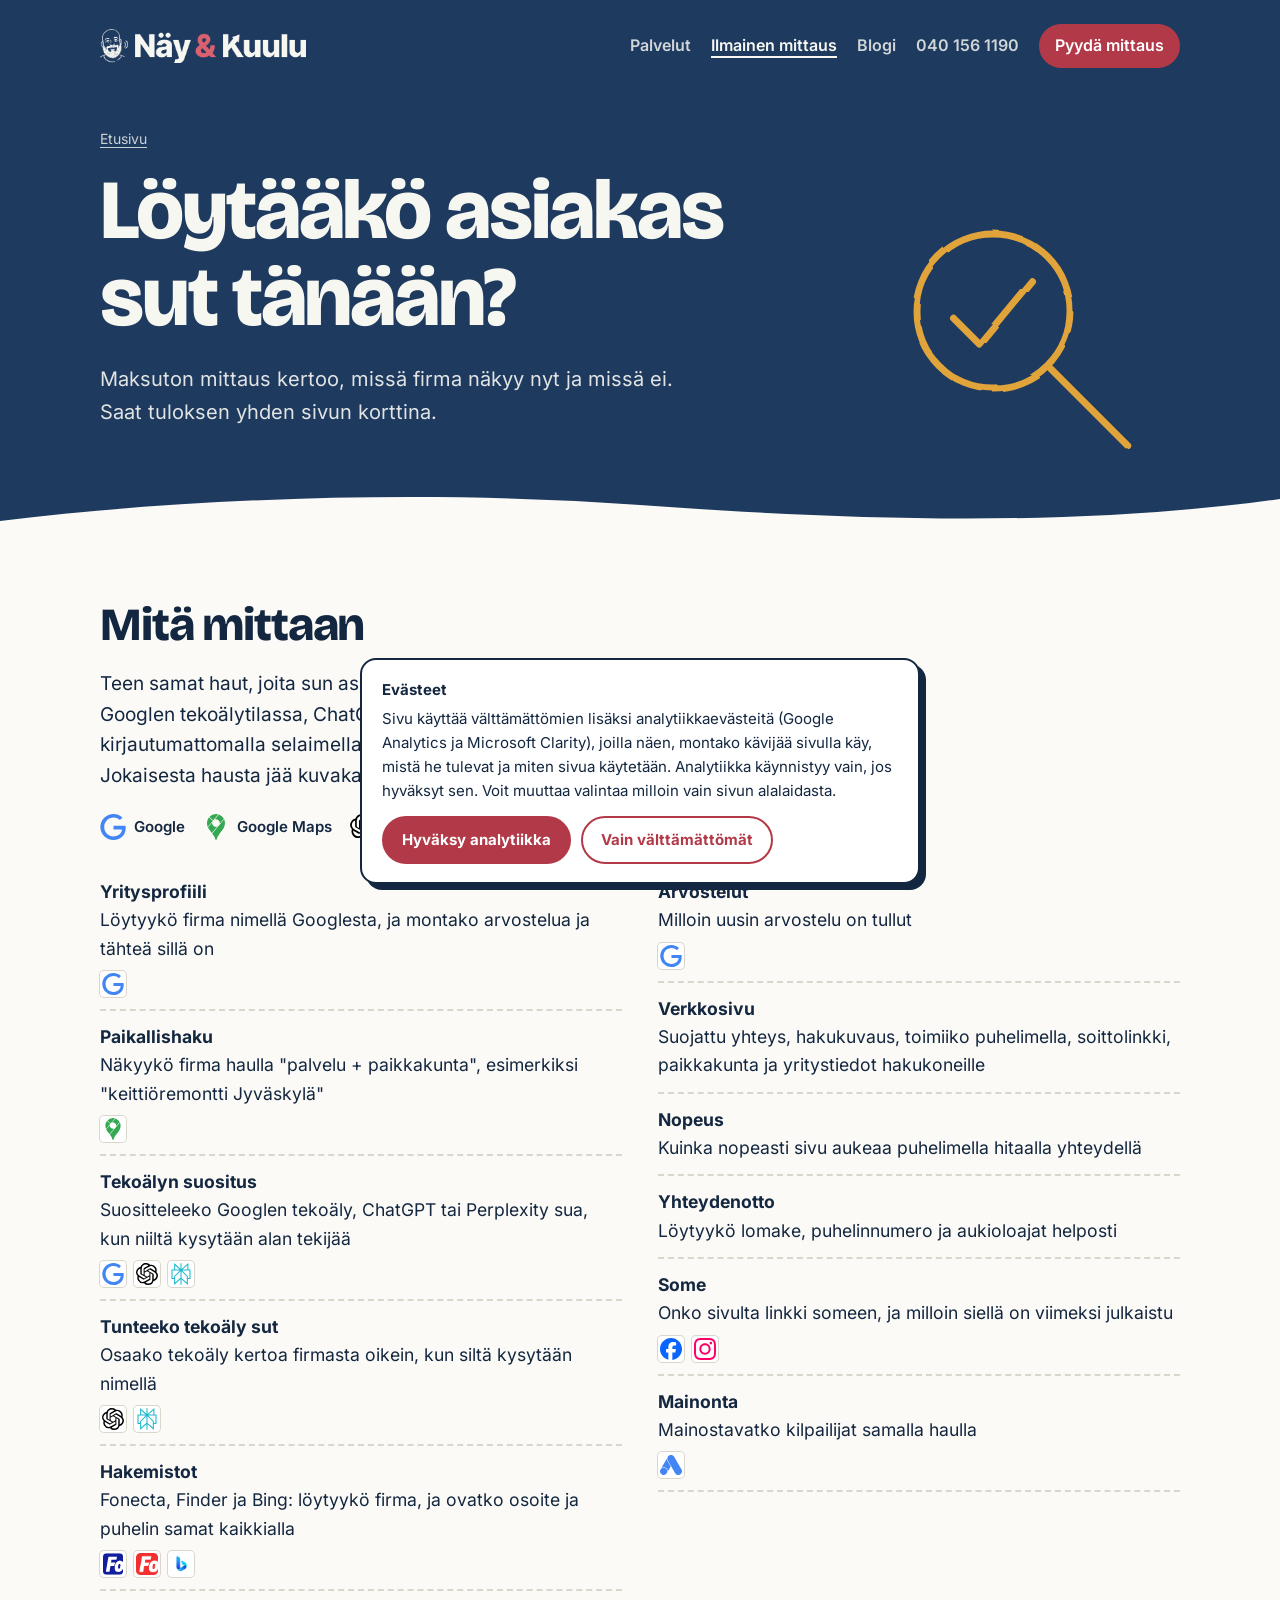
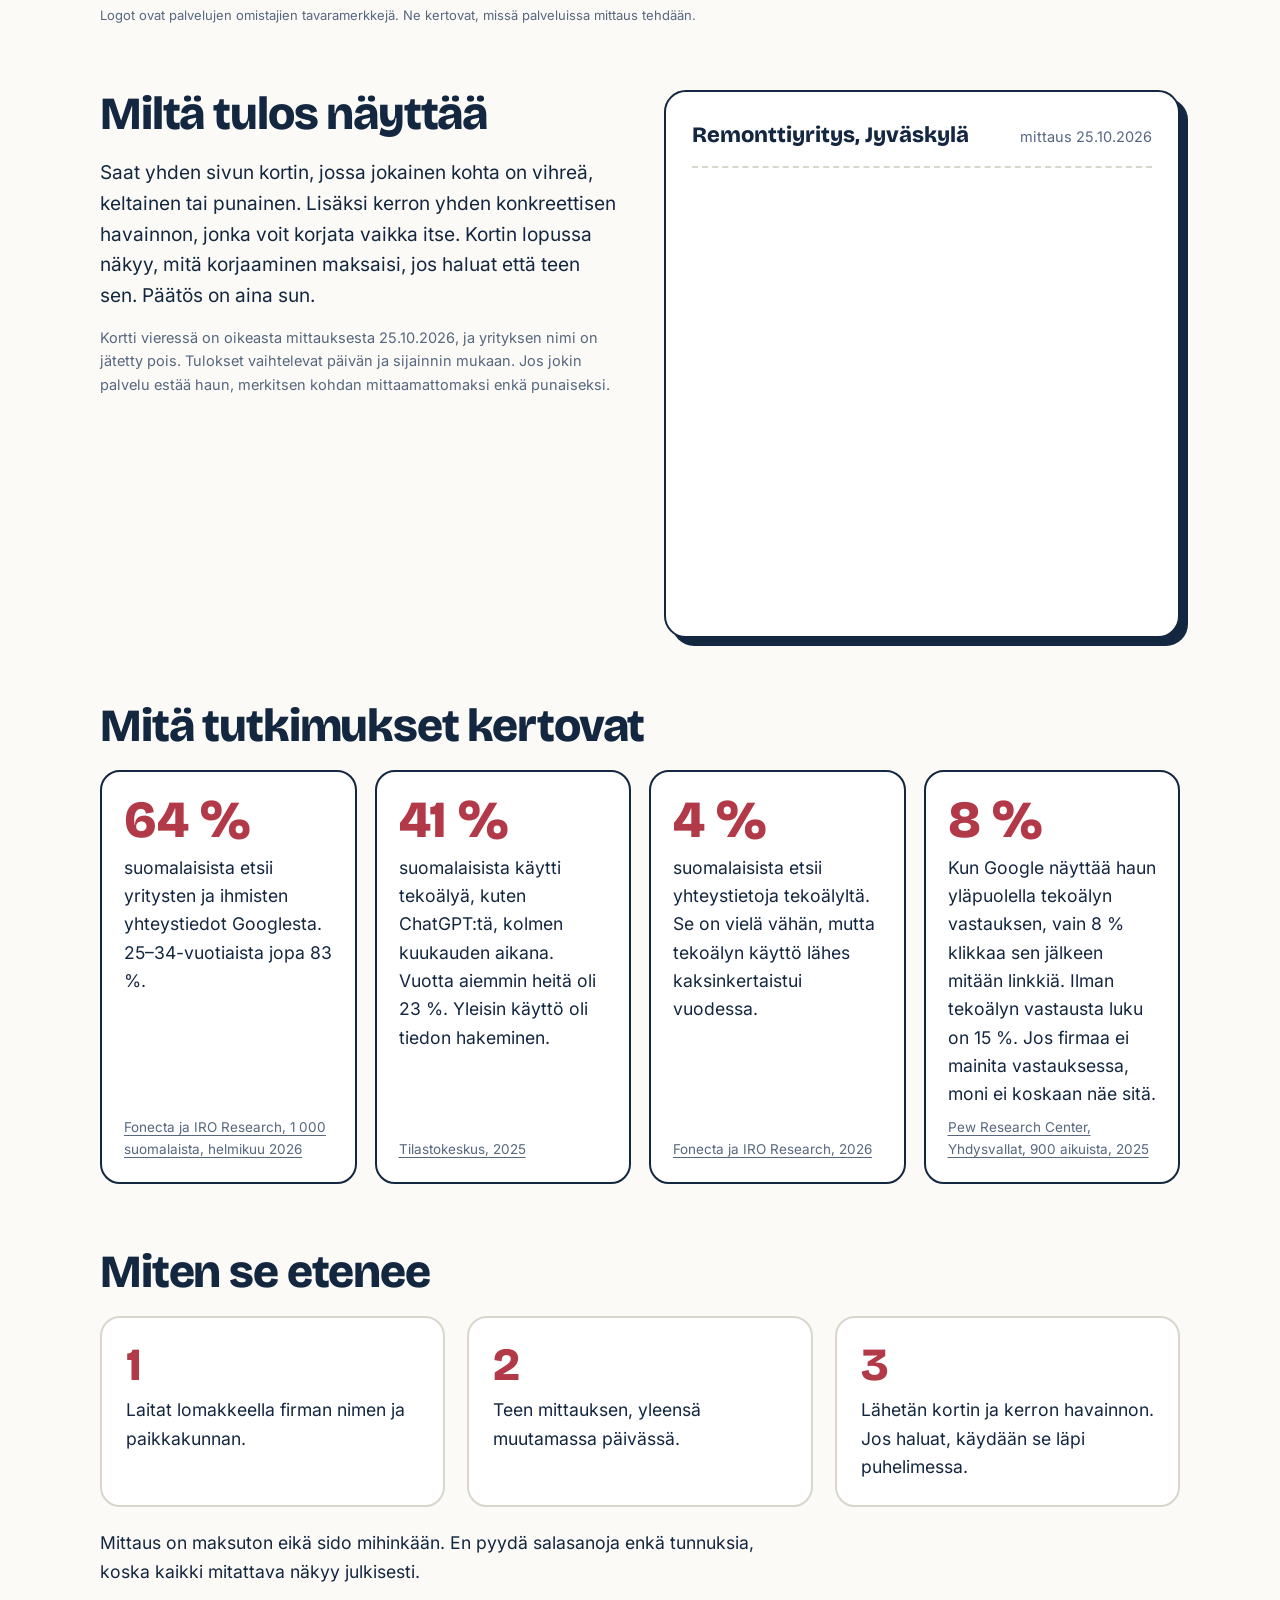
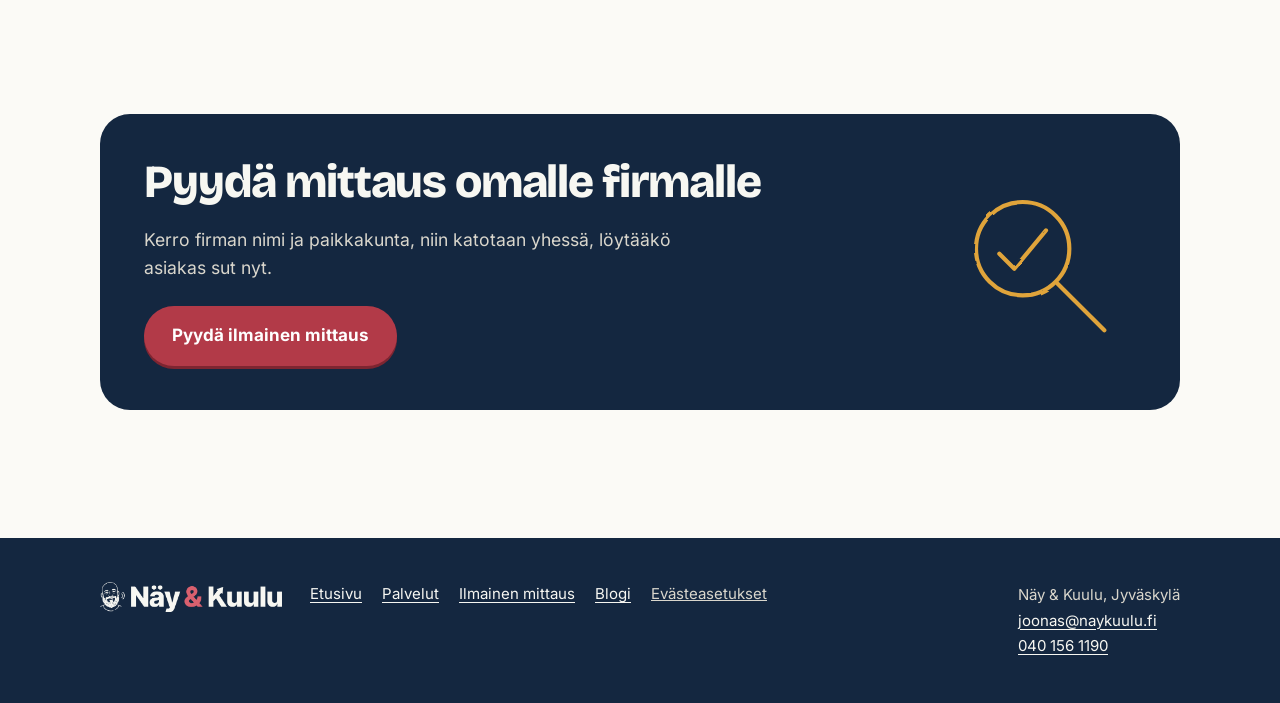
<file: mittaus/index.html>
<!doctype html>
<html lang="fi">
<head>
<meta charset="utf-8">
<meta name="viewport" content="width=device-width, initial-scale=1">
<title>Ilmainen näkyvyysmittaus yritykselle | Näy &amp; Kuulu</title>
<meta name="description" content="Mittaan maksutta, löytyykö yrityksesi Googlesta, kartalta, hakemistoista ja tekoälyhauista. Saat yhden sivun kortin ja yhden konkreettisen havainnon.">
<link rel="canonical" href="https://naykuulu.fi/mittaus/">
<meta property="og:title" content="Ilmainen näkyvyysmittaus yritykselle | Näy &amp; Kuulu">
<meta property="og:description" content="Mittaan maksutta, löytyykö yrityksesi Googlesta, kartalta, hakemistoista ja tekoälyhauista. Saat yhden sivun kortin ja yhden konkreettisen havainnon.">
<meta property="og:image" content="https://naykuulu.fi/jako.png">
<meta property="og:url" content="https://naykuulu.fi/mittaus/">
<meta property="og:type" content="website">
<meta name="theme-color" content="#1F3A5F">
<link rel="icon" href="/merkki_sini.png">
<link rel="stylesheet" href="/fonts/muut.css">
<style>
:root{--sini:#1F3A5F;--syva:#142740;--lumi:#F7F7F2;--koivu:#D9D6CC;--puolukka:#B23A48;--pv:#D9606E;--himmea:#56677F;--valk:#FFFFFF;
--lakka:#E0A43A;--kuusi:#2F5D50;--marja:#6E2238;--paperi:#FBFAF6}
*{box-sizing:border-box;margin:0;padding:0}
html{scroll-behavior:smooth}
body{font-family:Inter,system-ui,sans-serif;background:var(--paperi);color:var(--syva);line-height:1.62;font-size:17.5px}
a{color:inherit}
a:focus-visible,button:focus-visible{outline:3px solid var(--lakka);outline-offset:3px;border-radius:6px}
.sis{max-width:1120px;margin:0 auto;padding:0 20px}
.kapea{max-width:700px}
h1,h2,h3{font-family:'Bricolage Grotesque',Inter,sans-serif;line-height:1.04;letter-spacing:-.025em;font-weight:800}
h2{font-size:clamp(30px,4.2vw,46px);margin-bottom:20px}
h3{font-size:24px;line-height:1.15;margin-bottom:8px}
p+p{margin-top:14px}
.kasi{font-family:Caveat,cursive;font-weight:700;font-size:27px;line-height:1.1}
.nappi{display:inline-block;background:var(--puolukka);color:#fff;text-decoration:none;font-weight:700;padding:16px 28px;border-radius:999px;font-size:17px;box-shadow:0 3px 0 #7d2531}
.nappi:hover{background:#9c2f3c}
.nappi:active{transform:translateY(2px);box-shadow:0 1px 0 #7d2531}
.pieni{font-size:14.5px;color:var(--himmea)}
.piirros{display:block;width:100%;height:auto;fill:none;stroke:currentColor;stroke-width:5;stroke-linecap:round;stroke-linejoin:round}
.piirros .taysi{fill:currentColor}

/* yläosa: aistin väri, iso piirros */
.yla2{background:var(--tausta);color:var(--teksti);position:relative;overflow:hidden}
.yla2 nav{display:flex;align-items:center;justify-content:space-between;gap:16px;flex-wrap:wrap;padding:24px 0}
.yla2 nav .logo img{height:34px;display:block}
.yla2 nav .linkit{display:flex;gap:6px 20px;flex-wrap:wrap;align-items:center}
.yla2 nav .linkit a{text-decoration:none;font-weight:600;font-size:16px;opacity:.82}
.yla2 nav .linkit a:hover,.yla2 nav .linkit a[aria-current]{opacity:1;text-decoration:underline;text-underline-offset:5px;text-decoration-thickness:2px}
.yla2 nav .linkit a.ilmo{opacity:1;background:var(--puolukka);color:#fff;padding:9px 16px;border-radius:999px;text-decoration:none}
.yla2.punainen nav .linkit a.ilmo{background:var(--lumi);color:var(--syva)}
.yla2 .gr{display:grid;grid-template-columns:1.35fr .65fr;gap:32px;align-items:end;padding:36px 0 0}
.yla2 h1{font-size:clamp(40px,6.6vw,84px);margin-bottom:22px}
.yla2 .ingressi{font-size:20px;max-width:600px;opacity:.9;padding-bottom:64px}
.yla2 .kuvaa{color:var(--viiva);max-width:330px;justify-self:end;width:100%;margin-bottom:-6px}
.yla2 img.kasvo{height:auto;max-width:300px;margin-bottom:0}
.polku{font-size:14px;opacity:.8;margin-bottom:16px}.polku a{text-underline-offset:3px}
.kaari{display:block;width:100%;height:46px;color:var(--paperi);margin-top:-1px}
@media(max-width:760px){.yla2 .gr{grid-template-columns:1fr}.yla2 .kuvaa{max-width:170px;justify-self:start;order:-1;margin:0}.yla2 .ingressi{padding-bottom:40px}.yla2 nav .linkit a{font-size:15px}}

/* piirto kerran sivun latautuessa */
@media (prefers-reduced-motion:no-preference){
.yla2 .kuvaa path,.yla2 .kuvaa circle{stroke-dasharray:900;stroke-dashoffset:900;animation:piirra 1.6s cubic-bezier(.6,.1,.2,1) .15s forwards}
.yla2 .kuvaa .aalto{animation-delay:.9s}
@keyframes piirra{to{stroke-dashoffset:0}}}

section{padding:64px 0}
.vali{padding-top:0}

/* ongelma + mittausruudukko */
.ongelma{display:grid;grid-template-columns:1fr 260px;gap:48px;align-items:start}
.ongelma .teksti{font-size:19px}
.ruudukko{background:var(--valk);border:2px solid var(--syva);border-radius:20px;padding:22px;box-shadow:6px 6px 0 var(--syva)}
.ruudukko .pisteet{display:grid;grid-template-columns:repeat(4,34px);gap:9px;margin:14px 0}
.ruudukko .pisteet i{aspect-ratio:1;border-radius:50%;border:2.5px solid var(--koivu)}
.ruudukko .pisteet i.on{background:var(--puolukka);border-color:var(--puolukka)}
.ruudukko b{display:block;font-family:'Bricolage Grotesque',sans-serif;font-size:48px;line-height:1;margin:2px 0}
.ruudukko .pieni{display:block}
.ruudukko .kasi{color:var(--puolukka);font-size:24px;display:block;transform:rotate(-2deg)}
@media(max-width:760px){.ongelma{grid-template-columns:1fr}}

/* mitä teen: käsin rastitettu lista */
.tehdaan{list-style:none;display:grid;grid-template-columns:repeat(auto-fit,minmax(300px,1fr));gap:14px 36px;margin-top:8px}
.tehdaan li{position:relative;padding:10px 0 10px 48px;border-bottom:2px dashed var(--koivu);font-size:18px}
.tehdaan li svg{position:absolute;left:0;top:8px;width:32px;height:32px;fill:none;stroke:var(--vari);stroke-width:4;stroke-linecap:round;stroke-linejoin:round}

.logot{display:flex;flex-wrap:wrap;gap:8px;margin-top:8px}
.logot img{width:22px;height:22px;object-fit:contain;border-radius:4px;background:#fff;padding:2px;box-sizing:content-box;box-shadow:0 0 0 1px var(--koivu)}
.logorivi{display:flex;flex-wrap:wrap;gap:10px 18px;margin:0 0 26px}
.logorivi span{display:flex;align-items:center;gap:8px;font-weight:600;font-size:15px}
.logorivi img{width:26px;height:26px;object-fit:contain}
.tavaramerkki{font-size:13px;color:var(--himmea);margin-top:14px}
.tiedot{display:grid;grid-template-columns:repeat(auto-fit,minmax(240px,1fr));gap:18px}
.tieto{background:var(--valk);border:2px solid var(--syva);border-radius:20px;padding:22px;display:flex;flex-direction:column;gap:8px}
.tieto b{font-family:'Bricolage Grotesque',sans-serif;font-size:52px;line-height:1;color:var(--puolukka)}
.tieto p{flex:1}
.tieto a{font-size:13.5px;color:var(--himmea);text-underline-offset:3px}
.graafi .palkit{margin:16px 0 6px}
.graafi .akseli{position:relative;display:grid;gap:8px;padding:6px 0}
.graafi .palkki{height:22px;border-radius:0 4px 4px 0;background:var(--puolukka)}
.graafi .palkki.hyva{background:#3E8E5E}
.graafi .raja{position:absolute;top:0;bottom:0;width:0;border-left:2px dashed var(--himmea)}
.graafi .asteikko{position:relative;height:16px;font-size:12px;color:var(--himmea)}
.graafi .asteikko em{position:absolute;transform:translateX(-50%);font-style:normal;white-space:nowrap}
.graafi .asteikko em:last-child{transform:translateX(-100%)}
.graafi .selite{display:flex;flex-wrap:wrap;gap:4px 14px;font-size:13px;color:var(--himmea);margin-top:6px}
.graafi .selite i{display:inline-block;width:10px;height:10px;border-radius:2px;margin-right:5px;vertical-align:middle}
.graafi .selite i.m{background:var(--puolukka)}.graafi .selite i.h{background:#3E8E5E}
.serp{list-style:none;display:grid;gap:6px;margin:12px 0;font-size:14px}
.serp li{border:2px solid var(--koivu);border-radius:8px;padding:7px 10px}
.serp li em{display:block;font-style:normal;font-size:11.5px;font-weight:700;color:var(--himmea)}
.serp li.mainos{background:#F3F1EA}
.serp li.kartta{background:#E9EEF4;border-color:#C8D3E0}
.serp li.sina{border:2px dashed var(--puolukka);color:var(--puolukka);font-weight:700;opacity:.75}
.vuosi{display:grid;grid-template-columns:18px 1fr;gap:6px 8px;align-items:center;margin:14px 0 8px}
.vuosi>span{font-weight:800;font-size:14px}
.vuosi>div{display:grid;grid-template-columns:repeat(12,1fr);gap:3px}
.vuosi i{aspect-ratio:1;border-radius:50%;border:2px solid var(--koivu)}
.vuosi i.on{background:var(--puolukka);border-color:var(--puolukka)}
.vuosi .kk em{font-style:normal;font-size:10px;color:var(--himmea);text-align:center}
.polku2{list-style:none;display:grid;gap:0;margin:12px 0}
.polku2 li{position:relative;padding:8px 0 12px 26px;border-left:3px solid var(--koivu);margin-left:8px}
.polku2 li:before{content:"";position:absolute;left:-9px;top:10px;width:14px;height:14px;border-radius:50%;background:var(--paperi);border:3px solid var(--puolukka)}
.polku2 li:first-child:before{border-color:var(--koivu)}
.polku2 li:last-child{border-left-color:transparent}
.graafi .polku2 b{display:block;font-family:Inter,sans-serif;font-size:16px;font-weight:700;margin:0;line-height:1.3}.polku2 span{font-size:13.5px;color:var(--himmea)}
.hakukentta{display:flex;align-items:center;gap:8px;border:2px solid var(--koivu);border-radius:999px;padding:8px 14px;margin:6px 0 10px;font-size:15px;background:#fff;min-height:42px}
.hakukentta svg{width:18px;height:18px;fill:none;stroke:var(--himmea);stroke-width:2.5;stroke-linecap:round;flex:none}
.js-vieri .vieri [data-k]{opacity:0;transform:translateY(6px);transition:opacity .25s,transform .25s}
.js-vieri .vieri [data-k].nak{opacity:1;transform:none}
.js-vieri .vieri .kirjoittaa:after{content:"";display:inline-block;width:2px;height:1.1em;margin-left:2px;vertical-align:-2px;background:var(--puolukka);animation:vilkku 1s steps(1) infinite}
@keyframes vilkku{50%{opacity:0}}
/* tulos */
.tulos{background:var(--vaalea);border-radius:28px;padding:36px;display:grid;grid-template-columns:auto 1fr;gap:28px;align-items:center}
.tulos .ee{display:flex;align-items:center;gap:14px;font-family:'Bricolage Grotesque',sans-serif;font-weight:800;font-size:40px;line-height:1}
.tulos .ee small{display:block;font-family:Inter,sans-serif;font-size:13px;font-weight:600;color:var(--himmea);letter-spacing:0}
.tulos .ee svg{width:56px;height:30px;fill:none;stroke:var(--vari);stroke-width:4;stroke-linecap:round}
@media(max-width:760px){.tulos{grid-template-columns:1fr;padding:26px}}

/* hintalaput */
.laput{display:flex;flex-wrap:wrap;gap:26px 22px;margin:26px 0 18px;padding-left:6px}
.lappu{position:relative;background:var(--valk);border:2px solid var(--syva);border-radius:10px 18px 18px 10px;padding:18px 22px 18px 38px;min-width:220px;max-width:300px;flex:1 1 220px;transform:rotate(var(--k,-1.2deg))}
.lappu:nth-child(2n){--k:1deg}.lappu:nth-child(3n){--k:-.4deg}
.lappu:before{content:"";position:absolute;left:13px;top:50%;width:12px;height:12px;margin-top:-6px;border-radius:50%;border:2px solid var(--syva);background:var(--paperi)}
.lappu b{display:block;font-size:15px}
.lappu .h{display:block;font-family:'Bricolage Grotesque',sans-serif;font-weight:800;font-size:31px;line-height:1.1;color:var(--vari);margin:4px 0}
.lappu span{font-size:14.5px;color:var(--himmea);display:block;line-height:1.4}

/* muut aistit */
.aistit{display:flex;flex-wrap:wrap;gap:12px;margin-top:14px}
.aistit a{display:flex;align-items:center;gap:10px;text-decoration:none;font-weight:700;padding:8px 16px 8px 8px;border-radius:999px;background:var(--valk);border:2px solid var(--koivu)}
.aistit a svg{width:34px;height:34px;padding:4px;border-radius:50%;background:var(--av);color:var(--ai)}
.aistit a:hover{border-color:var(--syva)}

/* kehotus */
.cta2{background:var(--syva);color:var(--lumi);border-radius:30px;padding:44px;display:grid;grid-template-columns:1fr 200px;gap:28px;align-items:center;position:relative;overflow:hidden}
.cta2 h2{color:var(--lumi)}.cta2 p{color:var(--koivu);margin-bottom:24px;max-width:560px}
.cta2 .kuvaa{color:var(--lakka)}
@media(max-width:760px){.cta2{grid-template-columns:1fr;padding:30px 24px}.cta2 .kuvaa{max-width:120px;order:-1}}

/* palvelujen mosaiikki */
.mosaiikki{display:grid;grid-template-columns:repeat(6,1fr);gap:18px}
.laatta{grid-column:span 2;background:var(--av);color:var(--ai);border-radius:26px;padding:28px;text-decoration:none;display:flex;flex-direction:column;gap:10px;min-height:300px;position:relative;overflow:hidden}
.laatta.iso{grid-column:span 4;min-height:380px}
.laatta h3{font-size:clamp(34px,4vw,52px)}
.laatta p{max-width:420px;opacity:.92}
.laatta .piirros{position:absolute;right:-18px;bottom:-22px;width:46%;max-width:220px;opacity:.95}
.laatta.iso .piirros{max-width:290px}
.laatta .mene{max-width:62%;margin-top:auto;font-weight:700;text-decoration:underline;text-underline-offset:5px;position:relative}
.laatta .kasi{position:relative}
.laatta:hover{filter:brightness(1.06)}
@media(max-width:860px){.mosaiikki{grid-template-columns:1fr}.laatta,.laatta.iso{grid-column:auto;min-height:250px}.laatta p,.laatta .mene{max-width:62%}.laatta .piirros,.laatta.iso .piirros{width:36%;max-width:150px;right:-8px;bottom:-12px}}

/* mittauskortti */
.kortti2{background:var(--valk);border:2px solid var(--syva);border-radius:22px;box-shadow:8px 8px 0 var(--syva);padding:26px;max-width:520px}
.kortti2 header{display:flex;justify-content:space-between;align-items:baseline;gap:10px;border-bottom:2px dashed var(--koivu);padding-bottom:12px;margin-bottom:6px}
.kortti2 header b{font-family:'Bricolage Grotesque',sans-serif;font-size:22px}
.rivi2{display:grid;grid-template-columns:22px 1fr;gap:12px;padding:10px 0;border-bottom:1px solid #ECEAE3;align-items:start}
.rivi2:last-child{border-bottom:0}
.rivi2 i{width:18px;height:18px;border-radius:50%;margin-top:4px}
.rivi2 i.v{background:#3E8E5E}.rivi2 i.k{background:var(--lakka)}.rivi2 i.p{background:var(--puolukka)}
.rivi2 span{display:block;font-size:14.5px;color:var(--himmea)}
.mittauskaksi{display:grid;grid-template-columns:1fr 1fr;gap:48px;align-items:start}
@media(max-width:860px){.mittauskaksi{grid-template-columns:1fr}}
.kohdat{list-style:none;columns:2;column-gap:36px}
.kohdat li{break-inside:avoid;padding:12px 0;border-bottom:2px dashed var(--koivu)}
.kohdat li b{display:block}
@media(max-width:700px){.kohdat{columns:1}}
.askeleet{list-style:none;counter-reset:a;display:grid;grid-template-columns:repeat(3,1fr);gap:22px;margin-top:10px}
.askeleet li{counter-increment:a;background:var(--valk);border-radius:20px;padding:24px;border:2px solid var(--koivu)}
.askeleet li:before{content:counter(a);display:block;font-family:'Bricolage Grotesque',sans-serif;font-weight:800;font-size:46px;line-height:1;color:var(--puolukka);margin-bottom:8px}
@media(max-width:760px){.askeleet{grid-template-columns:1fr}}

/* blogi */
.artikkeli{font-size:18.5px}
.artikkeli h2{font-size:clamp(28px,3.4vw,38px);margin:48px 0 14px}
.artikkeli p,.artikkeli ul,.artikkeli ol{margin-bottom:16px}
.artikkeli ul,.artikkeli ol{padding-left:26px}
.artikkeli li{margin-bottom:8px}
.artikkeli .meta{font-size:15px;color:var(--himmea);margin-bottom:8px}
.artikkeli a{text-decoration-color:var(--puolukka);text-decoration-thickness:2px;text-underline-offset:3px}
.nosto{font-family:Caveat,cursive;font-weight:700;font-size:34px;line-height:1.15;color:var(--puolukka);margin:34px 0;padding-left:22px;border-left:5px solid var(--puolukka);transform:rotate(-.6deg)}
table.taulu{border-collapse:collapse;width:100%;margin:18px 0 24px;background:var(--valk);border:2px solid var(--syva);border-radius:14px;overflow:hidden;font-size:16.5px}
table.taulu th,table.taulu td{text-align:left;padding:12px 16px;border-bottom:1px solid var(--koivu);vertical-align:top}
table.taulu th{background:var(--koivu);font-weight:700}
.bloglista{display:grid;gap:18px}
.bloglista a{display:grid;grid-template-columns:120px 1fr;gap:22px;align-items:center;background:var(--valk);border:2px solid var(--syva);border-radius:22px;padding:22px;text-decoration:none;box-shadow:5px 5px 0 var(--syva)}
.bloglista a .piirros{color:var(--puolukka)}
.bloglista a b{font-family:'Bricolage Grotesque',sans-serif;font-size:26px;line-height:1.1;display:block;margin-bottom:6px}
.bloglista a span{color:var(--himmea)}
@media(max-width:600px){.bloglista a{grid-template-columns:1fr}.bloglista a .piirros{width:80px}}

footer.ala2{background:var(--syva);color:var(--koivu);padding:44px 0;font-size:15px;margin-top:64px}
footer.ala2 .sis{display:grid;grid-template-columns:auto 1fr auto;gap:28px;align-items:start}
footer.ala2 img{height:30px}
footer.ala2 nav{display:flex;flex-wrap:wrap;gap:8px 20px}
footer.ala2 a{color:var(--lumi);text-underline-offset:3px}
footer.ala2 address{font-style:normal;line-height:1.7}
footer button.evalinkki{background:none;border:0;color:inherit;font:inherit;text-decoration:underline;cursor:pointer;padding:0}
@media(max-width:760px){footer.ala2 .sis{grid-template-columns:1fr}}
.eva{position:fixed;left:16px;right:16px;bottom:16px;max-width:560px;margin:0 auto;background:var(--valk);color:var(--syva);border:2px solid var(--syva);border-radius:16px;box-shadow:6px 6px 0 var(--syva);padding:18px 20px;font-size:15px;z-index:50;display:none}
.eva b{display:block;margin-bottom:4px}
.eva .napit{display:flex;gap:10px;flex-wrap:wrap;margin-top:12px}
.eva button{font:inherit;font-weight:700;border-radius:999px;padding:10px 18px;cursor:pointer;border:2px solid var(--puolukka)}
.eva .hy{background:var(--puolukka);color:var(--valk)}
.eva .ei{background:transparent;color:var(--puolukka)}
@media print{.eva{display:none!important}.yla2 .kuvaa path,.yla2 .kuvaa circle{stroke-dashoffset:0!important;animation:none!important}}
</style>
<script type="application/ld+json">
{
 "@context": "https://schema.org",
 "@graph": [
  {
   "@type": "ProfessionalService",
   "@id": "https://naykuulu.fi/#yritys",
   "name": "Näy & Kuulu",
   "url": "https://naykuulu.fi/",
   "logo": "https://naykuulu.fi/merkki_sini.png",
   "image": "https://naykuulu.fi/jako.png",
   "description": "Näy & Kuulu laittaa yrityksen näkyvyyden kuntoon Googlessa, kartalla ja tekoälyhauissa ja näyttää tuloksen luvuin. Lähtötilanne mitataan maksutta ennen työtä.",
   "slogan": "Sinut löydetään, nähdään ja kuullaan.",
   "telephone": "+358401561190",
   "email": "joonas@naykuulu.fi",
   "founder": {
    "@type": "Person",
    "name": "Joonas Mähönen"
   },
   "address": {
    "@type": "PostalAddress",
    "addressLocality": "Jyväskylä",
    "addressRegion": "Keski-Suomi",
    "addressCountry": "FI"
   },
   "areaServed": [
    {
     "@type": "City",
     "name": "Jyväskylä"
    },
    {
     "@type": "AdministrativeArea",
     "name": "Keski-Suomi"
    },
    {
     "@type": "Country",
     "name": "Suomi"
    }
   ],
   "knowsLanguage": "fi",
   "knowsAbout": [
    "hakukoneoptimointi",
    "SEO",
    "GEO",
    "näkyvyys tekoälyhauissa",
    "Google-yritysprofiili",
    "paikallinen näkyvyys",
    "sosiaalinen media",
    "Google-mainonta"
   ]
  },
  {
   "@type": "Service",
   "@id": "https://naykuulu.fi/mittaus/#palvelu",
   "name": "Ilmainen näkyvyysmittaus",
   "serviceType": "näkyvyysmittaus",
   "description": "Maksuton mittaus: löytyykö yritys Googlesta, kartalta, hakemistoista ja tekoälyhauista, ja toimiiko verkkosivu puhelimella.",
   "provider": {
    "@id": "https://naykuulu.fi/#yritys"
   },
   "areaServed": [
    {
     "@type": "City",
     "name": "Jyväskylä"
    },
    {
     "@type": "AdministrativeArea",
     "name": "Keski-Suomi"
    },
    {
     "@type": "Country",
     "name": "Suomi"
    }
   ],
   "offers": {
    "@type": "Offer",
    "price": "0",
    "priceCurrency": "EUR",
    "url": "https://docs.google.com/forms/d/e/1FAIpQLSdQ899hPGrsLPNvacFHOvFxhM9YdgB2-9FwwTz6n1oB_IQjag/viewform"
   }
  },
  {
   "@type": "BreadcrumbList",
   "itemListElement": [
    {
     "@type": "ListItem",
     "position": 1,
     "name": "Etusivu",
     "item": "https://naykuulu.fi/"
    },
    {
     "@type": "ListItem",
     "position": 2,
     "name": "Löytääkö asiakas sut tänään?",
     "item": "https://naykuulu.fi/mittaus/"
    }
   ]
  }
 ]
}
</script>
</head>
<body>
<svg width="0" height="0" style="position:absolute" aria-hidden="true"><filter id="muste"><feTurbulence type="fractalNoise" baseFrequency="0.035" numOctaves="2" seed="7"/><feDisplacementMap in="SourceGraphic" scale="3.2"/></filter></svg>
<header class="yla2" style="--tausta:#1F3A5F;--teksti:#F7F7F2;--viiva:#E0A43A"><div class="sis">
<nav aria-label="Päävalikko"><a class="logo" href="/"><img src="/logo_vaaka_vaalea.png" alt="Näy &amp; Kuulu, etusivulle" width="206" height="34"></a><span class="linkit"><a href="/palvelut/">Palvelut</a><a href="/mittaus/" aria-current="page">Ilmainen mittaus</a><a href="/blogi/">Blogi</a><a href="tel:+358401561190">040 156 1190</a><a class="ilmo" href="/mittaus/">Pyydä mittaus</a></span></nav>
<div class="gr"><div><div class="polku"><a href="/">Etusivu</a></div><h1>Löytääkö asiakas sut tänään?</h1><p class="ingressi">Maksuton mittaus kertoo, missä firma näkyy nyt ja missä ei. Saat tuloksen yhden sivun korttina.</p></div><svg class="piirros kuvaa" viewBox="0 0 240 240" aria-hidden="true" focusable="false"><g filter="url(#muste)"><circle cx="104" cy="104" r="56"/><path d="M146 146l56 56"/><path class="aalto" d="M76 110l18 18 38-46"/></g></svg></div>
</div><svg class="kaari" viewBox="0 0 1200 46" preserveAspectRatio="none" aria-hidden="true"><path d="M0 46V30C200 4 420 0 600 14s400 24 600-6v38z" fill="currentColor"/></svg></header>
<main>
<section><div class="sis"><h2>Mitä mittaan</h2><p class="kapea" style="font-size:19px;margin-bottom:22px">Teen samat haut, joita sun asiakas oikeasti tekee: Googlessa, Googlen kartalla, Googlen tekoälytilassa, ChatGPT:ssä ja Perplexityssä. Haut tehdään tyhjällä ja kirjautumattomalla selaimella, jotta tulos on se, minkä uusi asiakas näkee. Jokaisesta hausta jää kuvakaappaus.</p>
<div class="logorivi"><span><img src="/logot/google.svg" alt="" width="26" height="26">Google</span><span><img src="/logot/googlemaps.svg" alt="" width="26" height="26">Google Maps</span><span><img src="/logot/openai.svg" alt="" width="26" height="26">ChatGPT</span><span><img src="/logot/perplexity.svg" alt="" width="26" height="26">Perplexity</span><span><img src="/logot/bing.png" alt="" width="26" height="26">Bing</span><span><img src="/logot/fonecta.svg" alt="" width="26" height="26">Fonecta</span><span><img src="/logot/finder.png" alt="" width="26" height="26">Finder</span></div>
<ul class="kohdat"><li><b>Yritysprofiili</b>Löytyykö firma nimellä Googlesta, ja montako arvostelua ja tähteä sillä on<span class="logot"><img src="/logot/google.svg" alt="Google" title="Google" width="22" height="22" loading="lazy"></span></li><li><b>Paikallishaku</b>Näkyykö firma haulla &quot;palvelu + paikkakunta&quot;, esimerkiksi &quot;keittiöremontti Jyväskylä&quot;<span class="logot"><img src="/logot/googlemaps.svg" alt="Google Maps" title="Google Maps" width="22" height="22" loading="lazy"></span></li><li><b>Tekoälyn suositus</b>Suositteleeko Googlen tekoäly, ChatGPT tai Perplexity sua, kun niiltä kysytään alan tekijää<span class="logot"><img src="/logot/google.svg" alt="Google" title="Google" width="22" height="22" loading="lazy"><img src="/logot/openai.svg" alt="ChatGPT" title="ChatGPT" width="22" height="22" loading="lazy"><img src="/logot/perplexity.svg" alt="Perplexity" title="Perplexity" width="22" height="22" loading="lazy"></span></li><li><b>Tunteeko tekoäly sut</b>Osaako tekoäly kertoa firmasta oikein, kun siltä kysytään nimellä<span class="logot"><img src="/logot/openai.svg" alt="ChatGPT" title="ChatGPT" width="22" height="22" loading="lazy"><img src="/logot/perplexity.svg" alt="Perplexity" title="Perplexity" width="22" height="22" loading="lazy"></span></li><li><b>Hakemistot</b>Fonecta, Finder ja Bing: löytyykö firma, ja ovatko osoite ja puhelin samat kaikkialla<span class="logot"><img src="/logot/fonecta.svg" alt="Fonecta" title="Fonecta" width="22" height="22" loading="lazy"><img src="/logot/finder.png" alt="Finder" title="Finder" width="22" height="22" loading="lazy"><img src="/logot/bing.png" alt="Bing" title="Bing" width="22" height="22" loading="lazy"></span></li><li><b>Arvostelut</b>Milloin uusin arvostelu on tullut<span class="logot"><img src="/logot/google.svg" alt="Google" title="Google" width="22" height="22" loading="lazy"></span></li><li><b>Verkkosivu</b>Suojattu yhteys, hakukuvaus, toimiiko puhelimella, soittolinkki, paikkakunta ja yritystiedot hakukoneille</li><li><b>Nopeus</b>Kuinka nopeasti sivu aukeaa puhelimella hitaalla yhteydellä</li><li><b>Yhteydenotto</b>Löytyykö lomake, puhelinnumero ja aukioloajat helposti</li><li><b>Some</b>Onko sivulta linkki someen, ja milloin siellä on viimeksi julkaistu<span class="logot"><img src="/logot/facebook.svg" alt="Facebook" title="Facebook" width="22" height="22" loading="lazy"><img src="/logot/instagram.svg" alt="Instagram" title="Instagram" width="22" height="22" loading="lazy"></span></li><li><b>Mainonta</b>Mainostavatko kilpailijat samalla haulla<span class="logot"><img src="/logot/googleads.svg" alt="Google Ads" title="Google Ads" width="22" height="22" loading="lazy"></span></li></ul><p class="tavaramerkki">Logot ovat palvelujen omistajien tavaramerkkejä. Ne kertovat, missä palveluissa mittaus tehdään.</p></div></section>
<section class="vali"><div class="sis mittauskaksi"><div><h2>Miltä tulos näyttää</h2><p style="font-size:19px">Saat yhden sivun kortin, jossa jokainen kohta on vihreä, keltainen tai punainen. Lisäksi kerron yhden konkreettisen havainnon, jonka voit korjata vaikka itse. Kortin lopussa näkyy, mitä korjaaminen maksaisi, jos haluat että teen sen. Päätös on aina sun.</p>
<p class="pieni">Kortti vieressä on oikeasta mittauksesta 25.10.2026, ja yrityksen nimi on jätetty pois. Tulokset vaihtelevat päivän ja sijainnin mukaan. Jos jokin palvelu estää haun, merkitsen kohdan mittaamattomaksi enkä punaiseksi.</p></div>
<div class="kortti2 vieri" role="img" aria-label="Esimerkkikortti: Yritysprofiili: vihreä, 4,8 tähteä 22 arvostelusta; Paikallishaku: punainen, ei näy haulla &quot;keittiöremontti Jyväskylä&quot;; Hakemistot: vihreä, osoite sama Googlessa, Fonectassa ja Finderissä; Yhteydenotto: vihreä, yhteystietosivu löytyy; Nopeus: punainen, sivu aukeaa puhelimella 7,7 sekunnissa; Some: keltainen, sivulla vain jakonappi, ei linkkiä omalle sivulle"><header><b>Remonttiyritys, Jyväskylä</b><span class="pieni">mittaus 25.10.2026</span></header><div class="rivi2" data-k="0.10"><i class="v" aria-hidden="true"></i><div><b>Yritysprofiili</b><span>4,8 tähteä 22 arvostelusta</span></div></div><div class="rivi2" data-k="0.22"><i class="p" aria-hidden="true"></i><div><b>Paikallishaku</b><span>ei näy haulla &quot;keittiöremontti Jyväskylä&quot;</span></div></div><div class="rivi2" data-k="0.34"><i class="v" aria-hidden="true"></i><div><b>Hakemistot</b><span>osoite sama Googlessa, Fonectassa ja Finderissä</span></div></div><div class="rivi2" data-k="0.46"><i class="v" aria-hidden="true"></i><div><b>Yhteydenotto</b><span>yhteystietosivu löytyy</span></div></div><div class="rivi2" data-k="0.58"><i class="p" aria-hidden="true"></i><div><b>Nopeus</b><span>sivu aukeaa puhelimella 7,7 sekunnissa</span></div></div><div class="rivi2" data-k="0.70"><i class="k" aria-hidden="true"></i><div><b>Some</b><span>sivulla vain jakonappi, ei linkkiä omalle sivulle</span></div></div></div></div></section>
<section class="vali"><div class="sis"><h2>Mitä tutkimukset kertovat</h2><div class="tiedot"><div class="tieto"><b>64 %</b><p>suomalaisista etsii yritysten ja ihmisten yhteystiedot Googlesta. 25–34-vuotiaista jopa 83 %.</p><a href="https://www.fonecta.fi/ajankohtaista/google-on-suomalaisille-tarkein-kanava-yhteystietojen-etsimisessa-hakukanavien-valinnassa-korostuu-luotettavuus" target="_blank" rel="noopener">Fonecta ja IRO Research, 1 000 suomalaista, helmikuu 2026</a></div><div class="tieto"><b>41 %</b><p>suomalaisista käytti tekoälyä, kuten ChatGPT:tä, kolmen kuukauden aikana. Vuotta aiemmin heitä oli 23 %. Yleisin käyttö oli tiedon hakeminen.</p><a href="https://stat.fi/julkaisu/cmh32zpp67l1z07w6yfukiiqd" target="_blank" rel="noopener">Tilastokeskus, 2025</a></div><div class="tieto"><b>4 %</b><p>suomalaisista etsii yhteystietoja tekoälyltä. Se on vielä vähän, mutta tekoälyn käyttö lähes kaksinkertaistui vuodessa.</p><a href="https://www.fonecta.fi/ajankohtaista/google-on-suomalaisille-tarkein-kanava-yhteystietojen-etsimisessa-hakukanavien-valinnassa-korostuu-luotettavuus" target="_blank" rel="noopener">Fonecta ja IRO Research, 2026</a></div><div class="tieto"><b>8 %</b><p>Kun Google näyttää haun yläpuolella tekoälyn vastauksen, vain 8 % klikkaa sen jälkeen mitään linkkiä. Ilman tekoälyn vastausta luku on 15 %. Jos firmaa ei mainita vastauksessa, moni ei koskaan näe sitä.</p><a href="https://www.pewresearch.org/short-reads/2025/07/22/google-users-are-less-likely-to-click-on-links-when-an-ai-summary-appears-in-the-results/" target="_blank" rel="noopener">Pew Research Center, Yhdysvallat, 900 aikuista, 2025</a></div></div></div></section>
<section class="vali"><div class="sis"><h2>Miten se etenee</h2><ol class="askeleet"><li>Laitat lomakkeella firman nimen ja paikkakunnan.</li><li>Teen mittauksen, yleensä muutamassa päivässä.</li><li>Lähetän kortin ja kerron havainnon. Jos haluat, käydään se läpi puhelimessa.</li></ol>
<p class="kapea" style="margin-top:22px">Mittaus on maksuton eikä sido mihinkään. En pyydä salasanoja enkä tunnuksia, koska kaikki mitattava näkyy julkisesti.</p></div></section>
<section><div class="sis"><div class="cta2"><div><h2>Pyydä mittaus omalle firmalle</h2><p>Kerro firman nimi ja paikkakunta, niin katotaan yhessä, löytääkö asiakas sut nyt.</p><a class="nappi" href="https://docs.google.com/forms/d/e/1FAIpQLSdQ899hPGrsLPNvacFHOvFxhM9YdgB2-9FwwTz6n1oB_IQjag/viewform" target="_blank" rel="noopener">Pyydä ilmainen mittaus</a></div><svg class="piirros kuvaa" viewBox="0 0 240 240" aria-hidden="true" focusable="false"><g filter="url(#muste)"><circle cx="104" cy="104" r="56"/><path d="M146 146l56 56"/><path class="aalto" d="M76 110l18 18 38-46"/></g></svg></div></div></section>
</main>
<footer class="ala2"><div class="sis">
<img src="/logo_vaaka_vaalea.png" alt="Näy &amp; Kuulu" width="182" height="30">
<nav aria-label="Alavalikko"><a href="/">Etusivu</a><a href="/palvelut/">Palvelut</a><a href="/mittaus/">Ilmainen mittaus</a><a href="/blogi/">Blogi</a><button class="evalinkki" id="eva_auki">Evästeasetukset</button></nav>
<address>Näy &amp; Kuulu, Jyväskylä<br><a href="mailto:joonas@naykuulu.fi">joonas@naykuulu.fi</a><br><a href="tel:+358401561190">040 156 1190</a></address>
</div></footer>
<div class="eva" id="eva" role="dialog" aria-label="Evästeet">
  <b>Evästeet</b>
  Sivu käyttää välttämättömien lisäksi analytiikkaevästeitä (Google Analytics ja Microsoft Clarity), joilla näen, montako kävijää sivulla käy, mistä he tulevat ja miten sivua käytetään. Analytiikka käynnistyy vain, jos hyväksyt sen. Voit muuttaa valintaa milloin vain sivun alalaidasta.
  <div class="napit"><button class="hy" id="eva_hy">Hyväksy analytiikka</button><button class="ei" id="eva_ei">Vain välttämättömät</button></div>
</div>
<script>
(function(){if(!window.matchMedia||matchMedia('(prefers-reduced-motion: reduce)').matches)return;
var el=[].slice.call(document.querySelectorAll('.vieri'));if(!el.length)return;document.documentElement.classList.add('js-vieri');
function luku(s){return parseFloat(String(s).replace(',','.'))}
function piirra(){var vh=innerHeight;el.forEach(function(e){var r=e.getBoundingClientRect();var p=(vh-r.top)/(vh*0.55+r.height*0.45);p=Math.max(0,Math.min(1,p));
e.querySelectorAll('[data-k]').forEach(function(x){x.classList.toggle('nak',p>=parseFloat(x.dataset.k))});
e.querySelectorAll('[data-k0]').forEach(function(x){var a=parseFloat(x.dataset.k0),b=parseFloat(x.dataset.k1),q=Math.max(0,Math.min(1,(p-a)/(b-a)));
if(x.dataset.kirjoita!==undefined){var t=x.dataset.kirjoita,n=Math.round(q*t.length);x.textContent=t.slice(0,n);x.classList.toggle('kirjoittaa',q>0&&q<1)}
else if(x.dataset.leveys!==undefined){x.style.width=(luku(x.dataset.leveys)*q).toFixed(1)+'%'}
else if(x.dataset.luku!==undefined){var v=luku(x.dataset.luku)*q,d=String(x.dataset.luku).indexOf(',')>=0?1:0;x.textContent=v.toFixed(d).replace('.',',')+(x.dataset.jalki||'')}})})}
var odota=false;function kuuntele(){if(!odota){odota=true;requestAnimationFrame(function(){odota=false;piirra()})}}
addEventListener('scroll',kuuntele,{passive:true});addEventListener('resize',kuuntele);piirra()})();
</script><script>
(function(){var ID='G-E0XFE2C05K',CL='z3s92cz19c',K='nk_suostumus';
function lue(){try{return localStorage.getItem(K)}catch(e){return null}}
function tallenna(v){try{localStorage.setItem(K,v)}catch(e){}}
var ladattu=false;
function lataa(){if(ladattu)return;ladattu=true;window.dataLayer=window.dataLayer||[];window.gtag=function(){dataLayer.push(arguments)};
gtag('consent','default',{ad_storage:'denied',ad_user_data:'denied',ad_personalization:'denied',analytics_storage:'granted'});
gtag('js',new Date());gtag('config',ID);var s=document.createElement('script');s.async=true;s.src='https://www.googletagmanager.com/gtag/js?id='+ID;document.head.appendChild(s);
(function(c,l,a,r,i,t,y){c[a]=c[a]||function(){(c[a].q=c[a].q||[]).push(arguments)};t=l.createElement(r);t.async=1;t.src='https://www.clarity.ms/tag/'+i;y=l.getElementsByTagName(r)[0];y.parentNode.insertBefore(t,y)})(window,document,'clarity','script',CL);window.clarity('consent')}
var eva=document.getElementById('eva');
function nayta(){eva.style.display='block'}
document.getElementById('eva_hy').onclick=function(){tallenna('kylla');eva.style.display='none';lataa()};
document.getElementById('eva_ei').onclick=function(){tallenna('ei');eva.style.display='none';if(ladattu)location.reload()};
document.getElementById('eva_auki').onclick=nayta;
var v=lue();if(v==='kylla')lataa();else if(v!=='ei')nayta();
document.querySelectorAll('a[href*="docs.google.com/forms"]').forEach(function(a){a.addEventListener('click',function(){if(window.gtag)gtag('event','generate_lead',{lomake:'pilotti'})})});
})();
</script>
</body>
</html>
</file>
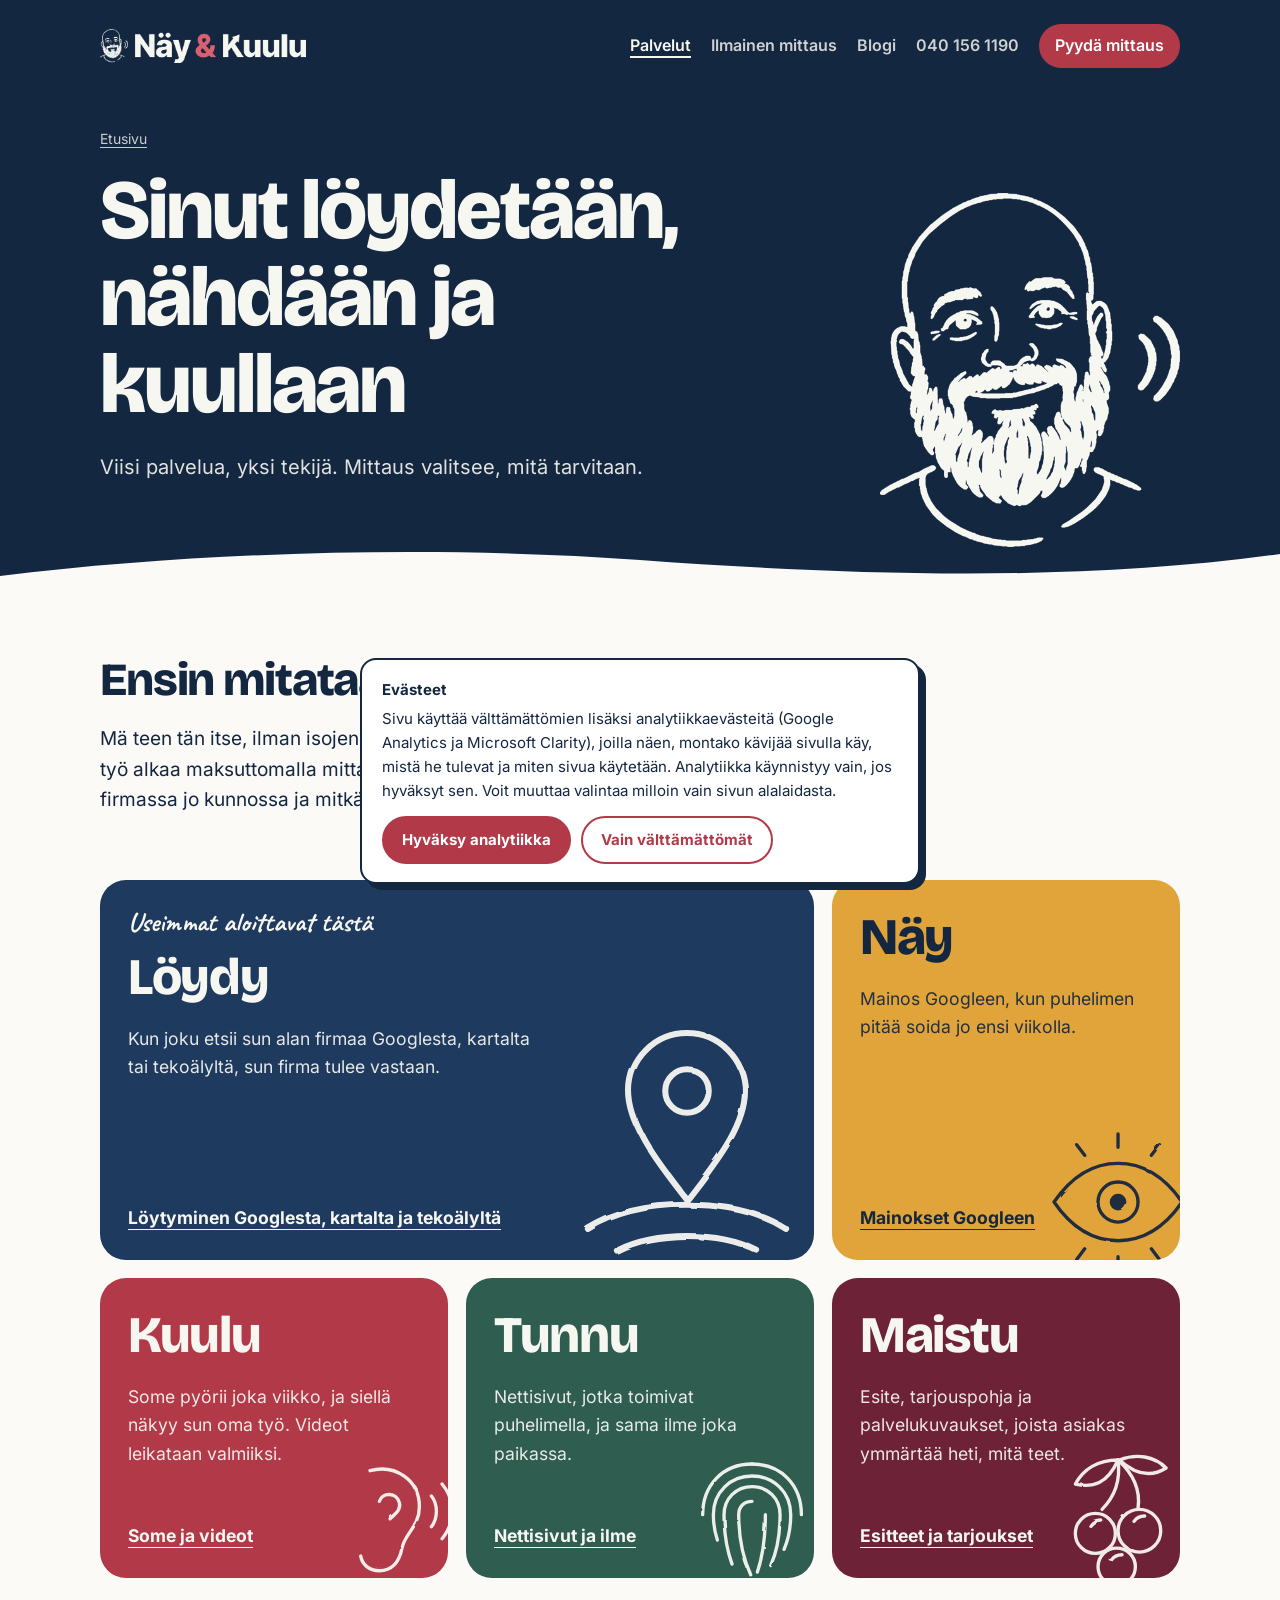
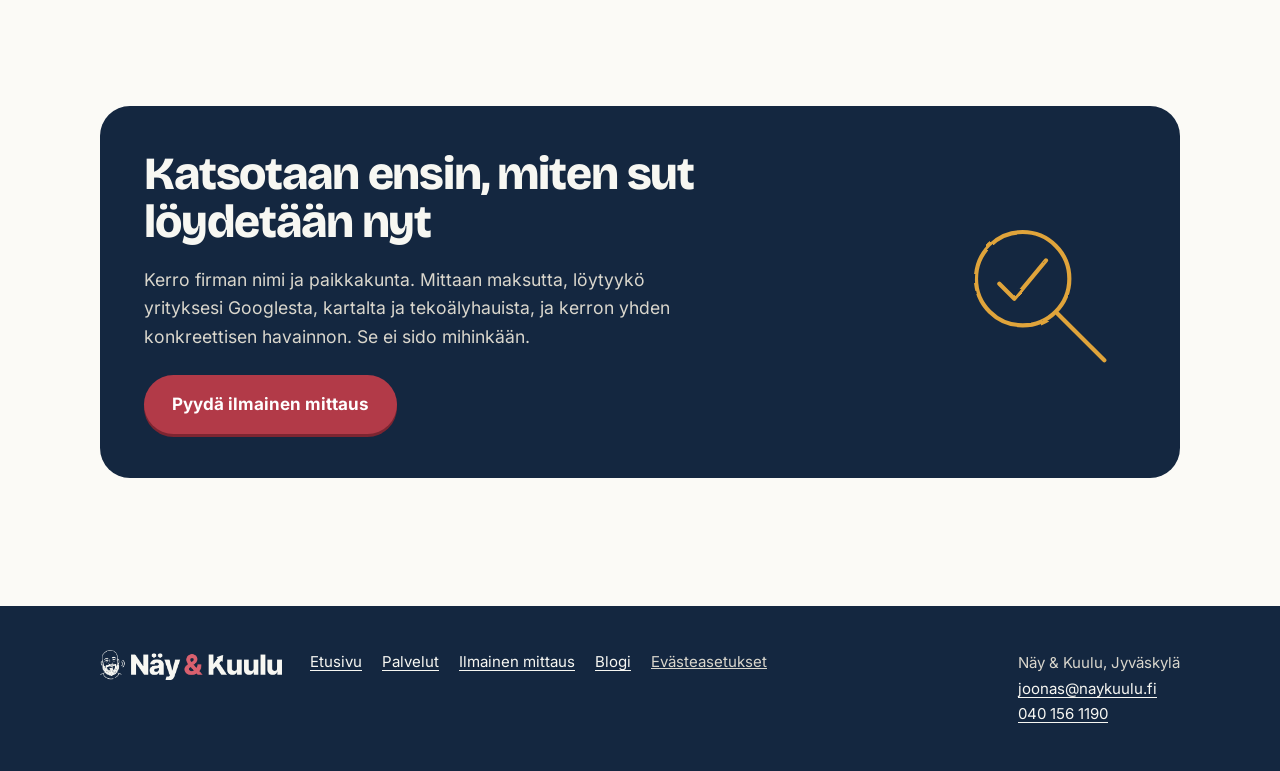
<file: palvelut/index.html>
<!doctype html>
<html lang="fi">
<head>
<meta charset="utf-8">
<meta name="viewport" content="width=device-width, initial-scale=1">
<title>Palvelut: löydettävyys, mainonta, some, sivut ja myynti | Näy &amp; Kuulu</title>
<meta name="description" content="Viisi palvelua pienyrityksen näkyvyyteen: Löydy, Näy, Kuulu, Tunnu ja Maistu. Lähtötilanne mitataan maksutta, ja tulos näytetään luvuin.">
<link rel="canonical" href="https://naykuulu.fi/palvelut/">
<meta property="og:title" content="Palvelut: löydettävyys, mainonta, some, sivut ja myynti | Näy &amp; Kuulu">
<meta property="og:description" content="Viisi palvelua pienyrityksen näkyvyyteen: Löydy, Näy, Kuulu, Tunnu ja Maistu. Lähtötilanne mitataan maksutta, ja tulos näytetään luvuin.">
<meta property="og:image" content="https://naykuulu.fi/jako.png">
<meta property="og:url" content="https://naykuulu.fi/palvelut/">
<meta property="og:type" content="website">
<meta name="theme-color" content="#142740">
<link rel="icon" href="/merkki_sini.png">
<link rel="stylesheet" href="/fonts/muut.css">
<style>
:root{--sini:#1F3A5F;--syva:#142740;--lumi:#F7F7F2;--koivu:#D9D6CC;--puolukka:#B23A48;--pv:#D9606E;--himmea:#56677F;--valk:#FFFFFF;
--lakka:#E0A43A;--kuusi:#2F5D50;--marja:#6E2238;--paperi:#FBFAF6}
*{box-sizing:border-box;margin:0;padding:0}
html{scroll-behavior:smooth}
body{font-family:Inter,system-ui,sans-serif;background:var(--paperi);color:var(--syva);line-height:1.62;font-size:17.5px}
a{color:inherit}
a:focus-visible,button:focus-visible{outline:3px solid var(--lakka);outline-offset:3px;border-radius:6px}
.sis{max-width:1120px;margin:0 auto;padding:0 20px}
.kapea{max-width:700px}
h1,h2,h3{font-family:'Bricolage Grotesque',Inter,sans-serif;line-height:1.04;letter-spacing:-.025em;font-weight:800}
h2{font-size:clamp(30px,4.2vw,46px);margin-bottom:20px}
h3{font-size:24px;line-height:1.15;margin-bottom:8px}
p+p{margin-top:14px}
.kasi{font-family:Caveat,cursive;font-weight:700;font-size:27px;line-height:1.1}
.nappi{display:inline-block;background:var(--puolukka);color:#fff;text-decoration:none;font-weight:700;padding:16px 28px;border-radius:999px;font-size:17px;box-shadow:0 3px 0 #7d2531}
.nappi:hover{background:#9c2f3c}
.nappi:active{transform:translateY(2px);box-shadow:0 1px 0 #7d2531}
.pieni{font-size:14.5px;color:var(--himmea)}
.piirros{display:block;width:100%;height:auto;fill:none;stroke:currentColor;stroke-width:5;stroke-linecap:round;stroke-linejoin:round}
.piirros .taysi{fill:currentColor}

/* yläosa: aistin väri, iso piirros */
.yla2{background:var(--tausta);color:var(--teksti);position:relative;overflow:hidden}
.yla2 nav{display:flex;align-items:center;justify-content:space-between;gap:16px;flex-wrap:wrap;padding:24px 0}
.yla2 nav .logo img{height:34px;display:block}
.yla2 nav .linkit{display:flex;gap:6px 20px;flex-wrap:wrap;align-items:center}
.yla2 nav .linkit a{text-decoration:none;font-weight:600;font-size:16px;opacity:.82}
.yla2 nav .linkit a:hover,.yla2 nav .linkit a[aria-current]{opacity:1;text-decoration:underline;text-underline-offset:5px;text-decoration-thickness:2px}
.yla2 nav .linkit a.ilmo{opacity:1;background:var(--puolukka);color:#fff;padding:9px 16px;border-radius:999px;text-decoration:none}
.yla2.punainen nav .linkit a.ilmo{background:var(--lumi);color:var(--syva)}
.yla2 .gr{display:grid;grid-template-columns:1.35fr .65fr;gap:32px;align-items:end;padding:36px 0 0}
.yla2 h1{font-size:clamp(40px,6.6vw,84px);margin-bottom:22px}
.yla2 .ingressi{font-size:20px;max-width:600px;opacity:.9;padding-bottom:64px}
.yla2 .kuvaa{color:var(--viiva);max-width:330px;justify-self:end;width:100%;margin-bottom:-6px}
.yla2 img.kasvo{height:auto;max-width:300px;margin-bottom:0}
.polku{font-size:14px;opacity:.8;margin-bottom:16px}.polku a{text-underline-offset:3px}
.kaari{display:block;width:100%;height:46px;color:var(--paperi);margin-top:-1px}
@media(max-width:760px){.yla2 .gr{grid-template-columns:1fr}.yla2 .kuvaa{max-width:170px;justify-self:start;order:-1;margin:0}.yla2 .ingressi{padding-bottom:40px}.yla2 nav .linkit a{font-size:15px}}

/* piirto kerran sivun latautuessa */
@media (prefers-reduced-motion:no-preference){
.yla2 .kuvaa path,.yla2 .kuvaa circle{stroke-dasharray:900;stroke-dashoffset:900;animation:piirra 1.6s cubic-bezier(.6,.1,.2,1) .15s forwards}
.yla2 .kuvaa .aalto{animation-delay:.9s}
@keyframes piirra{to{stroke-dashoffset:0}}}

section{padding:64px 0}
.vali{padding-top:0}

/* ongelma + mittausruudukko */
.ongelma{display:grid;grid-template-columns:1fr 260px;gap:48px;align-items:start}
.ongelma .teksti{font-size:19px}
.ruudukko{background:var(--valk);border:2px solid var(--syva);border-radius:20px;padding:22px;box-shadow:6px 6px 0 var(--syva)}
.ruudukko .pisteet{display:grid;grid-template-columns:repeat(4,34px);gap:9px;margin:14px 0}
.ruudukko .pisteet i{aspect-ratio:1;border-radius:50%;border:2.5px solid var(--koivu)}
.ruudukko .pisteet i.on{background:var(--puolukka);border-color:var(--puolukka)}
.ruudukko b{display:block;font-family:'Bricolage Grotesque',sans-serif;font-size:48px;line-height:1;margin:2px 0}
.ruudukko .pieni{display:block}
.ruudukko .kasi{color:var(--puolukka);font-size:24px;display:block;transform:rotate(-2deg)}
@media(max-width:760px){.ongelma{grid-template-columns:1fr}}

/* mitä teen: käsin rastitettu lista */
.tehdaan{list-style:none;display:grid;grid-template-columns:repeat(auto-fit,minmax(300px,1fr));gap:14px 36px;margin-top:8px}
.tehdaan li{position:relative;padding:10px 0 10px 48px;border-bottom:2px dashed var(--koivu);font-size:18px}
.tehdaan li svg{position:absolute;left:0;top:8px;width:32px;height:32px;fill:none;stroke:var(--vari);stroke-width:4;stroke-linecap:round;stroke-linejoin:round}

.logot{display:flex;flex-wrap:wrap;gap:8px;margin-top:8px}
.logot img{width:22px;height:22px;object-fit:contain;border-radius:4px;background:#fff;padding:2px;box-sizing:content-box;box-shadow:0 0 0 1px var(--koivu)}
.logorivi{display:flex;flex-wrap:wrap;gap:10px 18px;margin:0 0 26px}
.logorivi span{display:flex;align-items:center;gap:8px;font-weight:600;font-size:15px}
.logorivi img{width:26px;height:26px;object-fit:contain}
.tavaramerkki{font-size:13px;color:var(--himmea);margin-top:14px}
.tiedot{display:grid;grid-template-columns:repeat(auto-fit,minmax(240px,1fr));gap:18px}
.tieto{background:var(--valk);border:2px solid var(--syva);border-radius:20px;padding:22px;display:flex;flex-direction:column;gap:8px}
.tieto b{font-family:'Bricolage Grotesque',sans-serif;font-size:52px;line-height:1;color:var(--puolukka)}
.tieto p{flex:1}
.tieto a{font-size:13.5px;color:var(--himmea);text-underline-offset:3px}
.graafi .palkit{margin:16px 0 6px}
.graafi .akseli{position:relative;display:grid;gap:8px;padding:6px 0}
.graafi .palkki{height:22px;border-radius:0 4px 4px 0;background:var(--puolukka)}
.graafi .palkki.hyva{background:#3E8E5E}
.graafi .raja{position:absolute;top:0;bottom:0;width:0;border-left:2px dashed var(--himmea)}
.graafi .asteikko{position:relative;height:16px;font-size:12px;color:var(--himmea)}
.graafi .asteikko em{position:absolute;transform:translateX(-50%);font-style:normal;white-space:nowrap}
.graafi .asteikko em:last-child{transform:translateX(-100%)}
.graafi .selite{display:flex;flex-wrap:wrap;gap:4px 14px;font-size:13px;color:var(--himmea);margin-top:6px}
.graafi .selite i{display:inline-block;width:10px;height:10px;border-radius:2px;margin-right:5px;vertical-align:middle}
.graafi .selite i.m{background:var(--puolukka)}.graafi .selite i.h{background:#3E8E5E}
.serp{list-style:none;display:grid;gap:6px;margin:12px 0;font-size:14px}
.serp li{border:2px solid var(--koivu);border-radius:8px;padding:7px 10px}
.serp li em{display:block;font-style:normal;font-size:11.5px;font-weight:700;color:var(--himmea)}
.serp li.mainos{background:#F3F1EA}
.serp li.kartta{background:#E9EEF4;border-color:#C8D3E0}
.serp li.sina{border:2px dashed var(--puolukka);color:var(--puolukka);font-weight:700;opacity:.75}
.vuosi{display:grid;grid-template-columns:18px 1fr;gap:6px 8px;align-items:center;margin:14px 0 8px}
.vuosi>span{font-weight:800;font-size:14px}
.vuosi>div{display:grid;grid-template-columns:repeat(12,1fr);gap:3px}
.vuosi i{aspect-ratio:1;border-radius:50%;border:2px solid var(--koivu)}
.vuosi i.on{background:var(--puolukka);border-color:var(--puolukka)}
.vuosi .kk em{font-style:normal;font-size:10px;color:var(--himmea);text-align:center}
.polku2{list-style:none;display:grid;gap:0;margin:12px 0}
.polku2 li{position:relative;padding:8px 0 12px 26px;border-left:3px solid var(--koivu);margin-left:8px}
.polku2 li:before{content:"";position:absolute;left:-9px;top:10px;width:14px;height:14px;border-radius:50%;background:var(--paperi);border:3px solid var(--puolukka)}
.polku2 li:first-child:before{border-color:var(--koivu)}
.polku2 li:last-child{border-left-color:transparent}
.graafi .polku2 b{display:block;font-family:Inter,sans-serif;font-size:16px;font-weight:700;margin:0;line-height:1.3}.polku2 span{font-size:13.5px;color:var(--himmea)}
/* tulos */
.tulos{background:var(--vaalea);border-radius:28px;padding:36px;display:grid;grid-template-columns:auto 1fr;gap:28px;align-items:center}
.tulos .ee{display:flex;align-items:center;gap:14px;font-family:'Bricolage Grotesque',sans-serif;font-weight:800;font-size:40px;line-height:1}
.tulos .ee small{display:block;font-family:Inter,sans-serif;font-size:13px;font-weight:600;color:var(--himmea);letter-spacing:0}
.tulos .ee svg{width:56px;height:30px;fill:none;stroke:var(--vari);stroke-width:4;stroke-linecap:round}
@media(max-width:760px){.tulos{grid-template-columns:1fr;padding:26px}}

/* hintalaput */
.laput{display:flex;flex-wrap:wrap;gap:26px 22px;margin:26px 0 18px;padding-left:6px}
.lappu{position:relative;background:var(--valk);border:2px solid var(--syva);border-radius:10px 18px 18px 10px;padding:18px 22px 18px 38px;min-width:220px;max-width:300px;flex:1 1 220px;transform:rotate(var(--k,-1.2deg))}
.lappu:nth-child(2n){--k:1deg}.lappu:nth-child(3n){--k:-.4deg}
.lappu:before{content:"";position:absolute;left:13px;top:50%;width:12px;height:12px;margin-top:-6px;border-radius:50%;border:2px solid var(--syva);background:var(--paperi)}
.lappu b{display:block;font-size:15px}
.lappu .h{display:block;font-family:'Bricolage Grotesque',sans-serif;font-weight:800;font-size:31px;line-height:1.1;color:var(--vari);margin:4px 0}
.lappu span{font-size:14.5px;color:var(--himmea);display:block;line-height:1.4}

/* muut aistit */
.aistit{display:flex;flex-wrap:wrap;gap:12px;margin-top:14px}
.aistit a{display:flex;align-items:center;gap:10px;text-decoration:none;font-weight:700;padding:8px 16px 8px 8px;border-radius:999px;background:var(--valk);border:2px solid var(--koivu)}
.aistit a svg{width:34px;height:34px;padding:4px;border-radius:50%;background:var(--av);color:var(--ai)}
.aistit a:hover{border-color:var(--syva)}

/* kehotus */
.cta2{background:var(--syva);color:var(--lumi);border-radius:30px;padding:44px;display:grid;grid-template-columns:1fr 200px;gap:28px;align-items:center;position:relative;overflow:hidden}
.cta2 h2{color:var(--lumi)}.cta2 p{color:var(--koivu);margin-bottom:24px;max-width:560px}
.cta2 .kuvaa{color:var(--lakka)}
@media(max-width:760px){.cta2{grid-template-columns:1fr;padding:30px 24px}.cta2 .kuvaa{max-width:120px;order:-1}}

/* palvelujen mosaiikki */
.mosaiikki{display:grid;grid-template-columns:repeat(6,1fr);gap:18px}
.laatta{grid-column:span 2;background:var(--av);color:var(--ai);border-radius:26px;padding:28px;text-decoration:none;display:flex;flex-direction:column;gap:10px;min-height:300px;position:relative;overflow:hidden}
.laatta.iso{grid-column:span 4;min-height:380px}
.laatta h3{font-size:clamp(34px,4vw,52px)}
.laatta p{max-width:420px;opacity:.92}
.laatta .piirros{position:absolute;right:-18px;bottom:-22px;width:46%;max-width:220px;opacity:.95}
.laatta.iso .piirros{max-width:290px}
.laatta .mene{max-width:62%;margin-top:auto;font-weight:700;text-decoration:underline;text-underline-offset:5px;position:relative}
.laatta .kasi{position:relative}
.laatta:hover{filter:brightness(1.06)}
@media(max-width:860px){.mosaiikki{grid-template-columns:1fr}.laatta,.laatta.iso{grid-column:auto;min-height:250px}.laatta p,.laatta .mene{max-width:62%}.laatta .piirros,.laatta.iso .piirros{width:36%;max-width:150px;right:-8px;bottom:-12px}}

/* mittauskortti */
.kortti2{background:var(--valk);border:2px solid var(--syva);border-radius:22px;box-shadow:8px 8px 0 var(--syva);padding:26px;max-width:520px}
.kortti2 header{display:flex;justify-content:space-between;align-items:baseline;gap:10px;border-bottom:2px dashed var(--koivu);padding-bottom:12px;margin-bottom:6px}
.kortti2 header b{font-family:'Bricolage Grotesque',sans-serif;font-size:22px}
.rivi2{display:grid;grid-template-columns:22px 1fr;gap:12px;padding:10px 0;border-bottom:1px solid #ECEAE3;align-items:start}
.rivi2:last-child{border-bottom:0}
.rivi2 i{width:18px;height:18px;border-radius:50%;margin-top:4px}
.rivi2 i.v{background:#3E8E5E}.rivi2 i.k{background:var(--lakka)}.rivi2 i.p{background:var(--puolukka)}
.rivi2 span{display:block;font-size:14.5px;color:var(--himmea)}
.mittauskaksi{display:grid;grid-template-columns:1fr 1fr;gap:48px;align-items:start}
@media(max-width:860px){.mittauskaksi{grid-template-columns:1fr}}
.kohdat{list-style:none;columns:2;column-gap:36px}
.kohdat li{break-inside:avoid;padding:12px 0;border-bottom:2px dashed var(--koivu)}
.kohdat li b{display:block}
@media(max-width:700px){.kohdat{columns:1}}
.askeleet{list-style:none;counter-reset:a;display:grid;grid-template-columns:repeat(3,1fr);gap:22px;margin-top:10px}
.askeleet li{counter-increment:a;background:var(--valk);border-radius:20px;padding:24px;border:2px solid var(--koivu)}
.askeleet li:before{content:counter(a);display:block;font-family:'Bricolage Grotesque',sans-serif;font-weight:800;font-size:46px;line-height:1;color:var(--puolukka);margin-bottom:8px}
@media(max-width:760px){.askeleet{grid-template-columns:1fr}}

/* blogi */
.artikkeli{font-size:18.5px}
.artikkeli h2{font-size:clamp(28px,3.4vw,38px);margin:48px 0 14px}
.artikkeli p,.artikkeli ul,.artikkeli ol{margin-bottom:16px}
.artikkeli ul,.artikkeli ol{padding-left:26px}
.artikkeli li{margin-bottom:8px}
.artikkeli .meta{font-size:15px;color:var(--himmea);margin-bottom:8px}
.artikkeli a{text-decoration-color:var(--puolukka);text-decoration-thickness:2px;text-underline-offset:3px}
.nosto{font-family:Caveat,cursive;font-weight:700;font-size:34px;line-height:1.15;color:var(--puolukka);margin:34px 0;padding-left:22px;border-left:5px solid var(--puolukka);transform:rotate(-.6deg)}
table.taulu{border-collapse:collapse;width:100%;margin:18px 0 24px;background:var(--valk);border:2px solid var(--syva);border-radius:14px;overflow:hidden;font-size:16.5px}
table.taulu th,table.taulu td{text-align:left;padding:12px 16px;border-bottom:1px solid var(--koivu);vertical-align:top}
table.taulu th{background:var(--koivu);font-weight:700}
.bloglista{display:grid;gap:18px}
.bloglista a{display:grid;grid-template-columns:120px 1fr;gap:22px;align-items:center;background:var(--valk);border:2px solid var(--syva);border-radius:22px;padding:22px;text-decoration:none;box-shadow:5px 5px 0 var(--syva)}
.bloglista a .piirros{color:var(--puolukka)}
.bloglista a b{font-family:'Bricolage Grotesque',sans-serif;font-size:26px;line-height:1.1;display:block;margin-bottom:6px}
.bloglista a span{color:var(--himmea)}
@media(max-width:600px){.bloglista a{grid-template-columns:1fr}.bloglista a .piirros{width:80px}}

footer.ala2{background:var(--syva);color:var(--koivu);padding:44px 0;font-size:15px;margin-top:64px}
footer.ala2 .sis{display:grid;grid-template-columns:auto 1fr auto;gap:28px;align-items:start}
footer.ala2 img{height:30px}
footer.ala2 nav{display:flex;flex-wrap:wrap;gap:8px 20px}
footer.ala2 a{color:var(--lumi);text-underline-offset:3px}
footer.ala2 address{font-style:normal;line-height:1.7}
footer button.evalinkki{background:none;border:0;color:inherit;font:inherit;text-decoration:underline;cursor:pointer;padding:0}
@media(max-width:760px){footer.ala2 .sis{grid-template-columns:1fr}}
.eva{position:fixed;left:16px;right:16px;bottom:16px;max-width:560px;margin:0 auto;background:var(--valk);color:var(--syva);border:2px solid var(--syva);border-radius:16px;box-shadow:6px 6px 0 var(--syva);padding:18px 20px;font-size:15px;z-index:50;display:none}
.eva b{display:block;margin-bottom:4px}
.eva .napit{display:flex;gap:10px;flex-wrap:wrap;margin-top:12px}
.eva button{font:inherit;font-weight:700;border-radius:999px;padding:10px 18px;cursor:pointer;border:2px solid var(--puolukka)}
.eva .hy{background:var(--puolukka);color:var(--valk)}
.eva .ei{background:transparent;color:var(--puolukka)}
@media print{.eva{display:none!important}.yla2 .kuvaa path,.yla2 .kuvaa circle{stroke-dashoffset:0!important;animation:none!important}}
</style>
<script type="application/ld+json">
{
 "@context": "https://schema.org",
 "@graph": [
  {
   "@type": "ProfessionalService",
   "@id": "https://naykuulu.fi/#yritys",
   "name": "Näy & Kuulu",
   "url": "https://naykuulu.fi/",
   "logo": "https://naykuulu.fi/merkki_sini.png",
   "image": "https://naykuulu.fi/jako.png",
   "description": "Näy & Kuulu laittaa yrityksen näkyvyyden kuntoon Googlessa, kartalla ja tekoälyhauissa ja näyttää tuloksen luvuin. Lähtötilanne mitataan maksutta ennen työtä.",
   "slogan": "Sinut löydetään, nähdään ja kuullaan.",
   "telephone": "+358401561190",
   "email": "joonas@naykuulu.fi",
   "founder": {
    "@type": "Person",
    "name": "Joonas Mähönen"
   },
   "address": {
    "@type": "PostalAddress",
    "addressLocality": "Jyväskylä",
    "addressRegion": "Keski-Suomi",
    "addressCountry": "FI"
   },
   "areaServed": [
    {
     "@type": "City",
     "name": "Jyväskylä"
    },
    {
     "@type": "AdministrativeArea",
     "name": "Keski-Suomi"
    },
    {
     "@type": "Country",
     "name": "Suomi"
    }
   ],
   "knowsLanguage": "fi",
   "knowsAbout": [
    "hakukoneoptimointi",
    "SEO",
    "GEO",
    "näkyvyys tekoälyhauissa",
    "Google-yritysprofiili",
    "paikallinen näkyvyys",
    "sosiaalinen media",
    "Google-mainonta"
   ]
  },
  {
   "@type": "OfferCatalog",
   "name": "Näy & Kuulun palvelut",
   "itemListElement": [
    {
     "@type": "Offer",
     "itemOffered": {
      "@id": "https://naykuulu.fi/palvelut/loydy/#palvelu",
      "@type": "Service",
      "name": "Löydy"
     }
    },
    {
     "@type": "Offer",
     "itemOffered": {
      "@id": "https://naykuulu.fi/palvelut/nay/#palvelu",
      "@type": "Service",
      "name": "Näy"
     }
    },
    {
     "@type": "Offer",
     "itemOffered": {
      "@id": "https://naykuulu.fi/palvelut/kuulu/#palvelu",
      "@type": "Service",
      "name": "Kuulu"
     }
    },
    {
     "@type": "Offer",
     "itemOffered": {
      "@id": "https://naykuulu.fi/palvelut/tunnu/#palvelu",
      "@type": "Service",
      "name": "Tunnu"
     }
    },
    {
     "@type": "Offer",
     "itemOffered": {
      "@id": "https://naykuulu.fi/palvelut/maistu/#palvelu",
      "@type": "Service",
      "name": "Maistu"
     }
    }
   ]
  },
  {
   "@type": "BreadcrumbList",
   "itemListElement": [
    {
     "@type": "ListItem",
     "position": 1,
     "name": "Etusivu",
     "item": "https://naykuulu.fi/"
    },
    {
     "@type": "ListItem",
     "position": 2,
     "name": "Sinut löydetään, nähdään ja kuullaan",
     "item": "https://naykuulu.fi/palvelut/"
    }
   ]
  }
 ]
}
</script>
</head>
<body>
<svg width="0" height="0" style="position:absolute" aria-hidden="true"><filter id="muste"><feTurbulence type="fractalNoise" baseFrequency="0.035" numOctaves="2" seed="7"/><feDisplacementMap in="SourceGraphic" scale="3.2"/></filter></svg>
<header class="yla2" style="--tausta:#142740;--teksti:#F7F7F2;--viiva:#E0A43A"><div class="sis">
<nav aria-label="Päävalikko"><a class="logo" href="/"><img src="/logo_vaaka_vaalea.png" alt="Näy &amp; Kuulu, etusivulle" width="206" height="34"></a><span class="linkit"><a href="/palvelut/" aria-current="page">Palvelut</a><a href="/mittaus/">Ilmainen mittaus</a><a href="/blogi/">Blogi</a><a href="tel:+358401561190">040 156 1190</a><a class="ilmo" href="/mittaus/">Pyydä mittaus</a></span></nav>
<div class="gr"><div><div class="polku"><a href="/">Etusivu</a></div><h1>Sinut löydetään, nähdään ja kuullaan</h1><p class="ingressi">Viisi palvelua, yksi tekijä. Mittaus valitsee, mitä tarvitaan.</p></div><img class="kuvaa kasvo" src="/kasvo_vaalea.png" alt="" width="330" height="355"></div>
</div><svg class="kaari" viewBox="0 0 1200 46" preserveAspectRatio="none" aria-hidden="true"><path d="M0 46V30C200 4 420 0 600 14s400 24 600-6v38z" fill="currentColor"/></svg></header>
<main>
<section><div class="sis"><div class="kapea"><h2>Ensin mitataan, sitten tehdään</h2><p style="font-size:19px">Mä teen tän itse, ilman isojen toimistojen pitkiä ja kalliita prosesseja. Jokainen työ alkaa maksuttomalla mittauksella. Se kertoo, mitkä näistä viidestä ovat sun firmassa jo kunnossa ja mitkä kannattaa korjata. Et maksa siitä, mikä toimii jo.</p></div></div></section>
<section class="vali"><div class="sis"><div class="mosaiikki"><a class="laatta iso" href="/palvelut/loydy/" style="--av:#1F3A5F;--ai:#F7F7F2"><span class="kasi">Useimmat aloittavat tästä</span><h3>Löydy</h3><p>Kun joku etsii sun alan firmaa Googlesta, kartalta tai tekoälyltä, sun firma tulee vastaan.</p><span class="mene">Löytyminen Googlesta, kartalta ja tekoälyltä</span><svg class="piirros" viewBox="0 0 240 240" aria-hidden="true" focusable="false"><g filter="url(#muste)"><path class="aalto" d="M38 196c22-14 50-20 82-20s60 6 82 20"/><path class="aalto" d="M62 214c16-8 36-12 58-12s42 4 58 12"/>
<path d="M120 172c-30-38-48-64-48-90a48 48 0 0 1 96 0c0 26-18 52-48 90z"/><circle cx="120" cy="82" r="18"/></g></svg></a><a class="laatta" href="/palvelut/nay/" style="--av:#E0A43A;--ai:#142740"><h3>Näy</h3><p>Mainos Googleen, kun puhelimen pitää soida jo ensi viikolla.</p><span class="mene">Mainokset Googleen</span><svg class="piirros" viewBox="0 0 240 240" aria-hidden="true" focusable="false"><g filter="url(#muste)"><path d="M24 120c26-38 58-58 96-58s70 20 96 58c-26 38-58 58-96 58s-70-20-96-58z"/><circle cx="120" cy="120" r="30"/><circle cx="120" cy="120" r="10" class="taysi"/>
<path class="aalto" d="M120 18v20M58 34l12 16M182 34l-12 16M120 222v-20M58 206l12-16M182 206l-12-16"/></g></svg></a><a class="laatta" href="/palvelut/kuulu/" style="--av:#B23A48;--ai:#F7F7F2"><h3>Kuulu</h3><p>Some pyörii joka viikko, ja siellä näkyy sun oma työ. Videot leikataan valmiiksi.</p><span class="mene">Some ja videot</span><svg class="piirros" viewBox="0 0 240 240" aria-hidden="true" focusable="false"><g filter="url(#muste)"><path d="M96 46c38-10 74 14 74 54 0 30-22 40-26 62-4 20-14 34-34 34-16 0-26-10-28-22"/><path d="M110 92c4-14 26-14 30 2 3 12-8 18-14 24"/>
<path class="aalto" d="M188 84c10 12 10 34 0 46"/><path class="aalto" d="M204 66c20 24 20 58 0 82"/><path class="aalto" d="M220 50c28 34 28 80 0 114"/></g></svg></a><a class="laatta" href="/palvelut/tunnu/" style="--av:#2F5D50;--ai:#F7F7F2"><h3>Tunnu</h3><p>Nettisivut, jotka toimivat puhelimella, ja sama ilme joka paikassa.</p><span class="mene">Nettisivut ja ilme</span><svg class="piirros" viewBox="0 0 240 240" aria-hidden="true" focusable="false"><g filter="url(#muste)"><path d="M120 36c-44 0-74 32-74 76"/><path d="M194 112c0-44-30-76-74-76"/><path d="M68 150c-4-12-6-24-6-38 0-34 26-58 58-58s58 24 58 58c0 20-4 38-10 52"/>
<path d="M90 186c-8-22-12-46-12-74 0-24 18-42 42-42s42 18 42 42c0 28-4 54-14 76"/><path d="M120 92c-12 0-20 8-20 20 0 34 6 64 18 90"/><path d="M140 112c0 34-4 62-12 86"/></g></svg></a><a class="laatta" href="/palvelut/maistu/" style="--av:#6E2238;--ai:#F7F7F2"><h3>Maistu</h3><p>Esite, tarjouspohja ja palvelukuvaukset, joista asiakas ymmärtää heti, mitä teet.</p><span class="mene">Esitteet ja tarjoukset</span><svg class="piirros" viewBox="0 0 240 240" aria-hidden="true" focusable="false"><g filter="url(#muste)"><path d="M120 30c4 30-4 54-24 74"/><path d="M120 30c22 20 34 44 30 72"/><path d="M120 30c-30 0-52 14-64 36 26 6 48 0 64-36z"/><path d="M122 30c26-10 52-6 70 12-22 14-46 10-70-12z"/>
<circle cx="86" cy="140" r="30"/><circle cx="152" cy="136" r="32"/><circle cx="118" cy="190" r="28"/><path class="aalto" d="M78 128c4-6 10-8 16-8M144 122c4-6 10-8 16-8M110 180c4-6 10-8 16-8"/></g></svg></a></div></div></section>
<section><div class="sis"><div class="cta2"><div><h2>Katsotaan ensin, miten sut löydetään nyt</h2><p>Kerro firman nimi ja paikkakunta. Mittaan maksutta, löytyykö yrityksesi Googlesta, kartalta ja tekoälyhauista, ja kerron yhden konkreettisen havainnon. Se ei sido mihinkään.</p><a class="nappi" href="https://docs.google.com/forms/d/e/1FAIpQLSdQ899hPGrsLPNvacFHOvFxhM9YdgB2-9FwwTz6n1oB_IQjag/viewform" target="_blank" rel="noopener">Pyydä ilmainen mittaus</a></div><svg class="piirros kuvaa" viewBox="0 0 240 240" aria-hidden="true" focusable="false"><g filter="url(#muste)"><circle cx="104" cy="104" r="56"/><path d="M146 146l56 56"/><path class="aalto" d="M76 110l18 18 38-46"/></g></svg></div></div></section>
</main>
<footer class="ala2"><div class="sis">
<img src="/logo_vaaka_vaalea.png" alt="Näy &amp; Kuulu" width="182" height="30">
<nav aria-label="Alavalikko"><a href="/">Etusivu</a><a href="/palvelut/">Palvelut</a><a href="/mittaus/">Ilmainen mittaus</a><a href="/blogi/">Blogi</a><button class="evalinkki" id="eva_auki">Evästeasetukset</button></nav>
<address>Näy &amp; Kuulu, Jyväskylä<br><a href="mailto:joonas@naykuulu.fi">joonas@naykuulu.fi</a><br><a href="tel:+358401561190">040 156 1190</a></address>
</div></footer>
<div class="eva" id="eva" role="dialog" aria-label="Evästeet">
  <b>Evästeet</b>
  Sivu käyttää välttämättömien lisäksi analytiikkaevästeitä (Google Analytics ja Microsoft Clarity), joilla näen, montako kävijää sivulla käy, mistä he tulevat ja miten sivua käytetään. Analytiikka käynnistyy vain, jos hyväksyt sen. Voit muuttaa valintaa milloin vain sivun alalaidasta.
  <div class="napit"><button class="hy" id="eva_hy">Hyväksy analytiikka</button><button class="ei" id="eva_ei">Vain välttämättömät</button></div>
</div>
<script>
(function(){var ID='G-E0XFE2C05K',CL='z3s92cz19c',K='nk_suostumus';
function lue(){try{return localStorage.getItem(K)}catch(e){return null}}
function tallenna(v){try{localStorage.setItem(K,v)}catch(e){}}
var ladattu=false;
function lataa(){if(ladattu)return;ladattu=true;window.dataLayer=window.dataLayer||[];window.gtag=function(){dataLayer.push(arguments)};
gtag('consent','default',{ad_storage:'denied',ad_user_data:'denied',ad_personalization:'denied',analytics_storage:'granted'});
gtag('js',new Date());gtag('config',ID);var s=document.createElement('script');s.async=true;s.src='https://www.googletagmanager.com/gtag/js?id='+ID;document.head.appendChild(s);
(function(c,l,a,r,i,t,y){c[a]=c[a]||function(){(c[a].q=c[a].q||[]).push(arguments)};t=l.createElement(r);t.async=1;t.src='https://www.clarity.ms/tag/'+i;y=l.getElementsByTagName(r)[0];y.parentNode.insertBefore(t,y)})(window,document,'clarity','script',CL);window.clarity('consent')}
var eva=document.getElementById('eva');
function nayta(){eva.style.display='block'}
document.getElementById('eva_hy').onclick=function(){tallenna('kylla');eva.style.display='none';lataa()};
document.getElementById('eva_ei').onclick=function(){tallenna('ei');eva.style.display='none';if(ladattu)location.reload()};
document.getElementById('eva_auki').onclick=nayta;
var v=lue();if(v==='kylla')lataa();else if(v!=='ei')nayta();
document.querySelectorAll('a[href*="docs.google.com/forms"]').forEach(function(a){a.addEventListener('click',function(){if(window.gtag)gtag('event','generate_lead',{lomake:'pilotti'})})});
})();
</script>
</body>
</html>
</file>
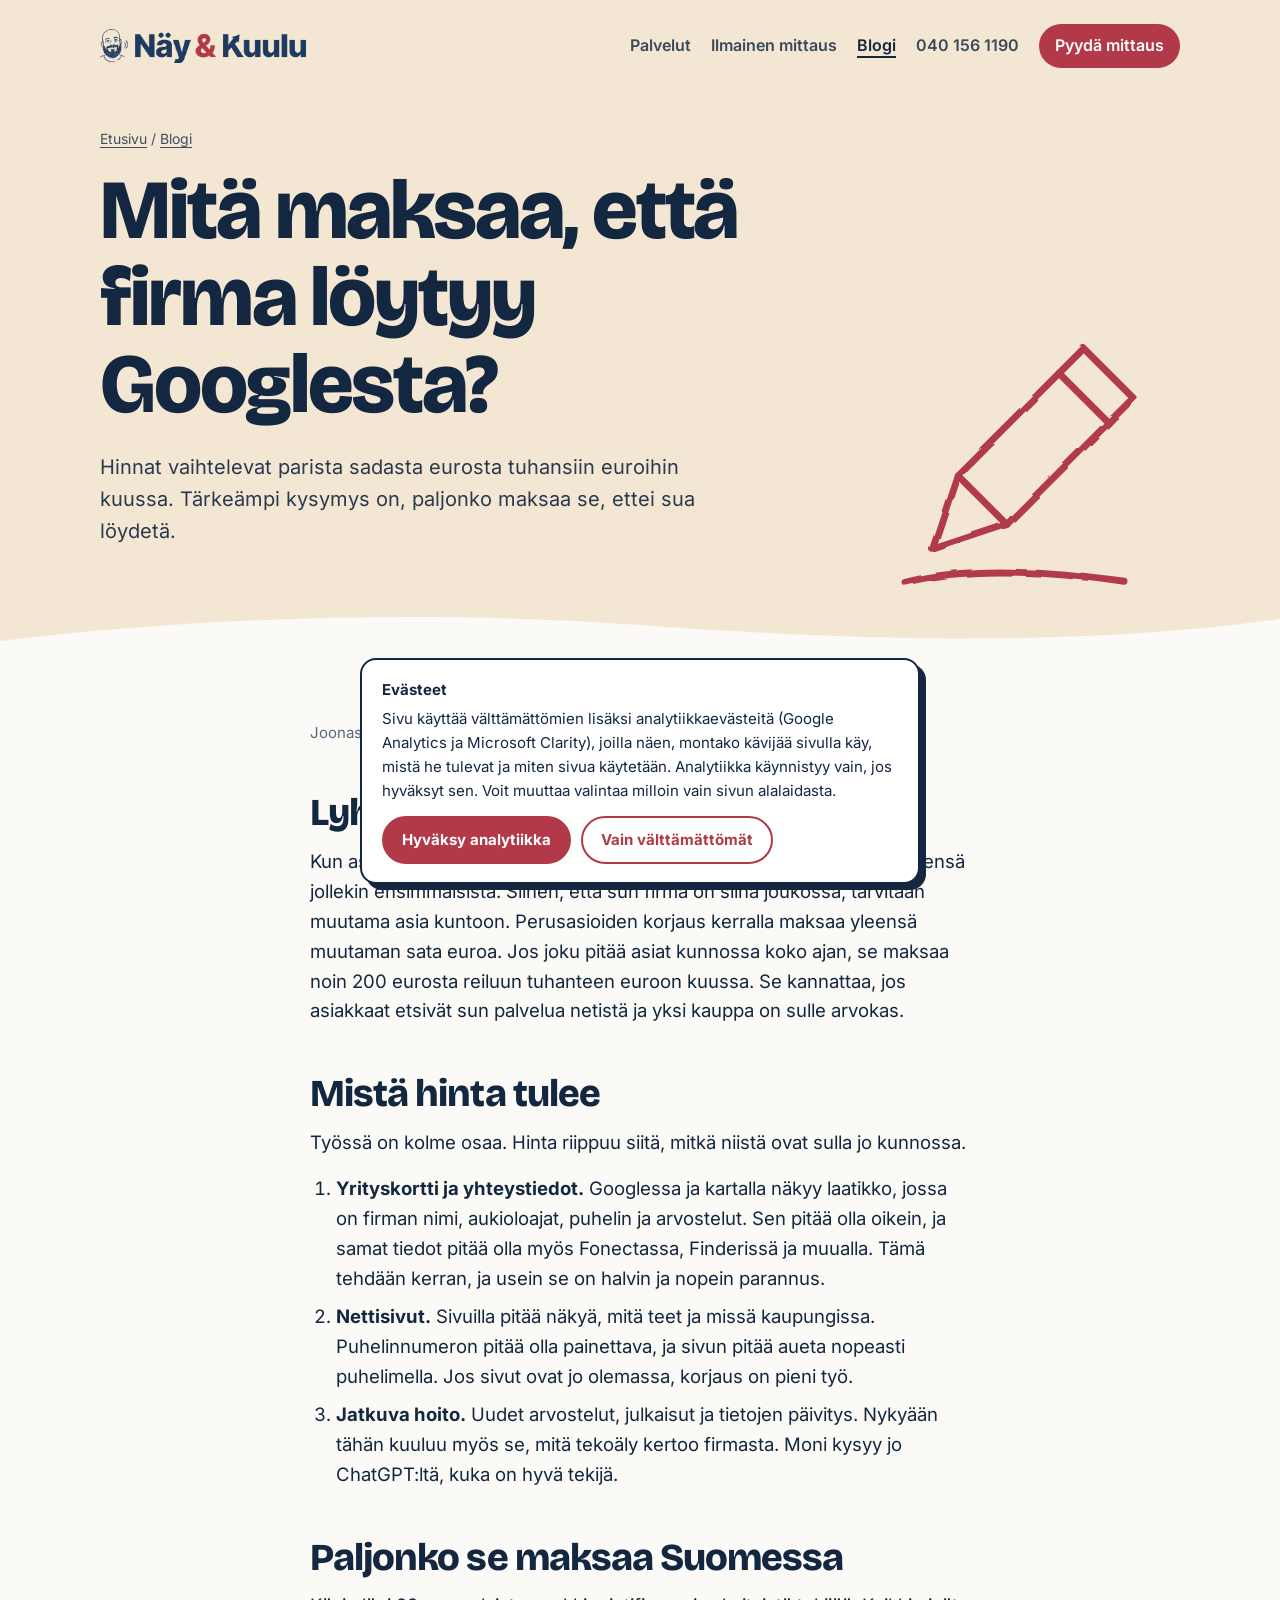
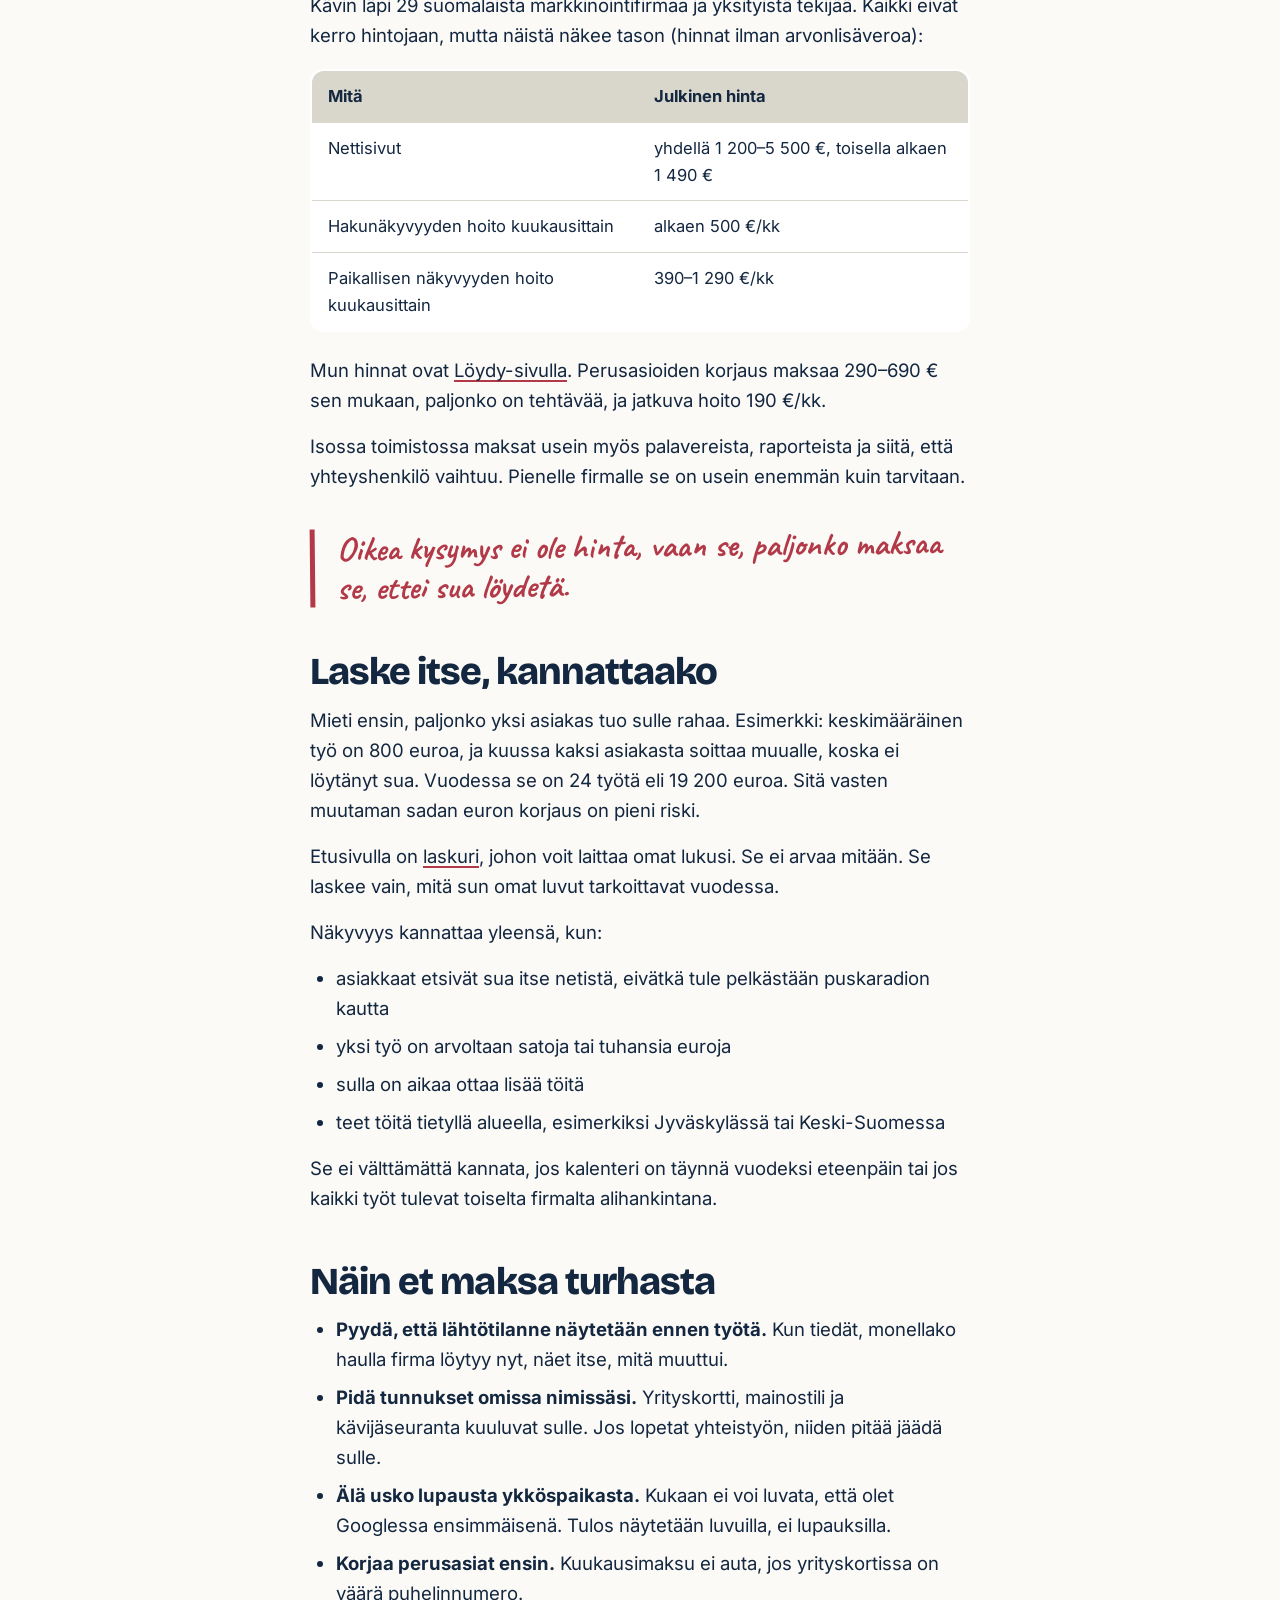
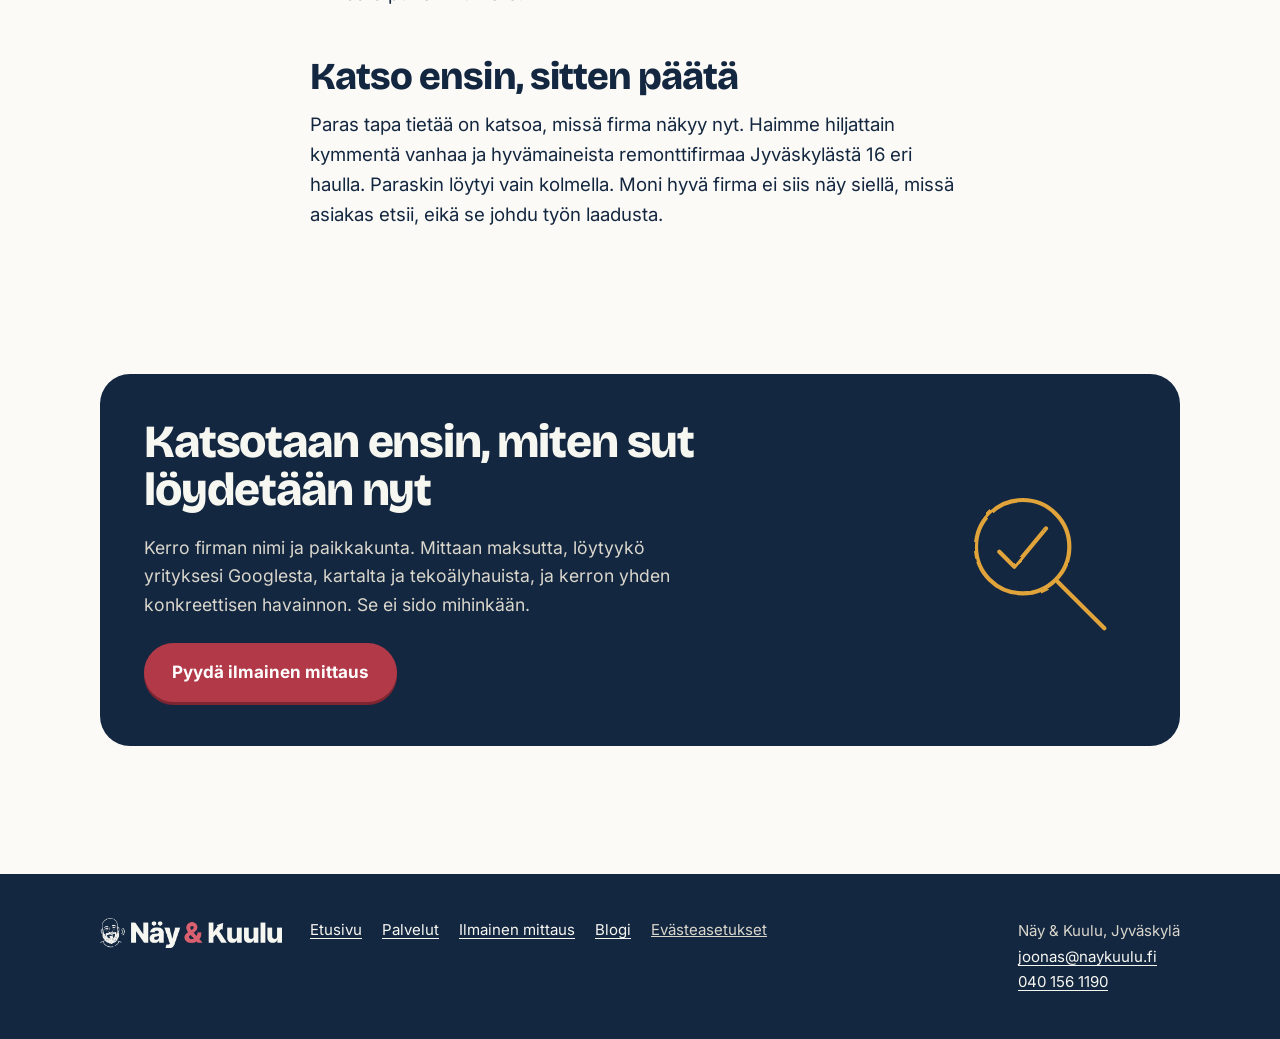
<file: blogi/mita-maksaa-etta-firma-loytyy-googlesta/index.html>
<!doctype html>
<html lang="fi">
<head>
<meta charset="utf-8">
<meta name="viewport" content="width=device-width, initial-scale=1">
<title>Mitä maksaa, että firma löytyy Googlesta? | Näy &amp; Kuulu</title>
<meta name="description" content="Paljonko maksaa, että pienen firman löytää Googlesta, kartalta ja tekoälyltä, mistä hinta tulee ja miten lasket itse, kannattaako se.">
<link rel="canonical" href="https://naykuulu.fi/blogi/mita-maksaa-etta-firma-loytyy-googlesta/">
<meta property="og:title" content="Mitä maksaa, että firma löytyy Googlesta? | Näy &amp; Kuulu">
<meta property="og:description" content="Paljonko maksaa, että pienen firman löytää Googlesta, kartalta ja tekoälyltä, mistä hinta tulee ja miten lasket itse, kannattaako se.">
<meta property="og:image" content="https://naykuulu.fi/jako.png">
<meta property="og:url" content="https://naykuulu.fi/blogi/mita-maksaa-etta-firma-loytyy-googlesta/">
<meta property="og:type" content="article">
<meta name="theme-color" content="#F3E6D3">
<link rel="icon" href="/merkki_sini.png">
<link rel="stylesheet" href="/fonts/muut.css">
<style>
:root{--sini:#1F3A5F;--syva:#142740;--lumi:#F7F7F2;--koivu:#D9D6CC;--puolukka:#B23A48;--pv:#D9606E;--himmea:#56677F;--valk:#FFFFFF;
--lakka:#E0A43A;--kuusi:#2F5D50;--marja:#6E2238;--paperi:#FBFAF6}
*{box-sizing:border-box;margin:0;padding:0}
html{scroll-behavior:smooth}
body{font-family:Inter,system-ui,sans-serif;background:var(--paperi);color:var(--syva);line-height:1.62;font-size:17.5px}
a{color:inherit}
a:focus-visible,button:focus-visible{outline:3px solid var(--lakka);outline-offset:3px;border-radius:6px}
.sis{max-width:1120px;margin:0 auto;padding:0 20px}
.kapea{max-width:700px}
h1,h2,h3{font-family:'Bricolage Grotesque',Inter,sans-serif;line-height:1.04;letter-spacing:-.025em;font-weight:800}
h2{font-size:clamp(30px,4.2vw,46px);margin-bottom:20px}
h3{font-size:24px;line-height:1.15;margin-bottom:8px}
p+p{margin-top:14px}
.kasi{font-family:Caveat,cursive;font-weight:700;font-size:27px;line-height:1.1}
.nappi{display:inline-block;background:var(--puolukka);color:#fff;text-decoration:none;font-weight:700;padding:16px 28px;border-radius:999px;font-size:17px;box-shadow:0 3px 0 #7d2531}
.nappi:hover{background:#9c2f3c}
.nappi:active{transform:translateY(2px);box-shadow:0 1px 0 #7d2531}
.pieni{font-size:14.5px;color:var(--himmea)}
.piirros{display:block;width:100%;height:auto;fill:none;stroke:currentColor;stroke-width:5;stroke-linecap:round;stroke-linejoin:round}
.piirros .taysi{fill:currentColor}

/* yläosa: aistin väri, iso piirros */
.yla2{background:var(--tausta);color:var(--teksti);position:relative;overflow:hidden}
.yla2 nav{display:flex;align-items:center;justify-content:space-between;gap:16px;flex-wrap:wrap;padding:24px 0}
.yla2 nav .logo img{height:34px;display:block}
.yla2 nav .linkit{display:flex;gap:6px 20px;flex-wrap:wrap;align-items:center}
.yla2 nav .linkit a{text-decoration:none;font-weight:600;font-size:16px;opacity:.82}
.yla2 nav .linkit a:hover,.yla2 nav .linkit a[aria-current]{opacity:1;text-decoration:underline;text-underline-offset:5px;text-decoration-thickness:2px}
.yla2 nav .linkit a.ilmo{opacity:1;background:var(--puolukka);color:#fff;padding:9px 16px;border-radius:999px;text-decoration:none}
.yla2.punainen nav .linkit a.ilmo{background:var(--lumi);color:var(--syva)}
.yla2 .gr{display:grid;grid-template-columns:1.35fr .65fr;gap:32px;align-items:end;padding:36px 0 0}
.yla2 h1{font-size:clamp(40px,6.6vw,84px);margin-bottom:22px}
.yla2 .ingressi{font-size:20px;max-width:600px;opacity:.9;padding-bottom:64px}
.yla2 .kuvaa{color:var(--viiva);max-width:330px;justify-self:end;width:100%;margin-bottom:-6px}
.yla2 img.kasvo{height:auto;max-width:300px;margin-bottom:0}
.polku{font-size:14px;opacity:.8;margin-bottom:16px}.polku a{text-underline-offset:3px}
.kaari{display:block;width:100%;height:46px;color:var(--paperi);margin-top:-1px}
@media(max-width:760px){.yla2 .gr{grid-template-columns:1fr}.yla2 .kuvaa{max-width:170px;justify-self:start;order:-1;margin:0}.yla2 .ingressi{padding-bottom:40px}.yla2 nav .linkit a{font-size:15px}}

/* piirto kerran sivun latautuessa */
@media (prefers-reduced-motion:no-preference){
.yla2 .kuvaa path,.yla2 .kuvaa circle{stroke-dasharray:900;stroke-dashoffset:900;animation:piirra 1.6s cubic-bezier(.6,.1,.2,1) .15s forwards}
.yla2 .kuvaa .aalto{animation-delay:.9s}
@keyframes piirra{to{stroke-dashoffset:0}}}

section{padding:64px 0}
.vali{padding-top:0}

/* ongelma + mittausruudukko */
.ongelma{display:grid;grid-template-columns:1fr 260px;gap:48px;align-items:start}
.ongelma .teksti{font-size:19px}
.ruudukko{background:var(--valk);border:2px solid var(--syva);border-radius:20px;padding:22px;box-shadow:6px 6px 0 var(--syva)}
.ruudukko .pisteet{display:grid;grid-template-columns:repeat(4,34px);gap:9px;margin:14px 0}
.ruudukko .pisteet i{aspect-ratio:1;border-radius:50%;border:2.5px solid var(--koivu)}
.ruudukko .pisteet i.on{background:var(--puolukka);border-color:var(--puolukka)}
.ruudukko b{display:block;font-family:'Bricolage Grotesque',sans-serif;font-size:48px;line-height:1;margin:2px 0}
.ruudukko .pieni{display:block}
.ruudukko .kasi{color:var(--puolukka);font-size:24px;display:block;transform:rotate(-2deg)}
@media(max-width:760px){.ongelma{grid-template-columns:1fr}}

/* mitä teen: käsin rastitettu lista */
.tehdaan{list-style:none;display:grid;grid-template-columns:repeat(auto-fit,minmax(300px,1fr));gap:14px 36px;margin-top:8px}
.tehdaan li{position:relative;padding:10px 0 10px 48px;border-bottom:2px dashed var(--koivu);font-size:18px}
.tehdaan li svg{position:absolute;left:0;top:8px;width:32px;height:32px;fill:none;stroke:var(--vari);stroke-width:4;stroke-linecap:round;stroke-linejoin:round}

.logot{display:flex;flex-wrap:wrap;gap:8px;margin-top:8px}
.logot img{width:22px;height:22px;object-fit:contain;border-radius:4px;background:#fff;padding:2px;box-sizing:content-box;box-shadow:0 0 0 1px var(--koivu)}
.logorivi{display:flex;flex-wrap:wrap;gap:10px 18px;margin:0 0 26px}
.logorivi span{display:flex;align-items:center;gap:8px;font-weight:600;font-size:15px}
.logorivi img{width:26px;height:26px;object-fit:contain}
.tavaramerkki{font-size:13px;color:var(--himmea);margin-top:14px}
.tiedot{display:grid;grid-template-columns:repeat(auto-fit,minmax(240px,1fr));gap:18px}
.tieto{background:var(--valk);border:2px solid var(--syva);border-radius:20px;padding:22px;display:flex;flex-direction:column;gap:8px}
.tieto b{font-family:'Bricolage Grotesque',sans-serif;font-size:52px;line-height:1;color:var(--puolukka)}
.tieto p{flex:1}
.tieto a{font-size:13.5px;color:var(--himmea);text-underline-offset:3px}
.graafi .palkit{margin:16px 0 6px}
.graafi .akseli{position:relative;display:grid;gap:8px;padding:6px 0}
.graafi .palkki{height:22px;border-radius:0 4px 4px 0;background:var(--puolukka)}
.graafi .palkki.hyva{background:#3E8E5E}
.graafi .raja{position:absolute;top:0;bottom:0;width:0;border-left:2px dashed var(--himmea)}
.graafi .asteikko{position:relative;height:16px;font-size:12px;color:var(--himmea)}
.graafi .asteikko em{position:absolute;transform:translateX(-50%);font-style:normal;white-space:nowrap}
.graafi .asteikko em:last-child{transform:translateX(-100%)}
.graafi .selite{display:flex;flex-wrap:wrap;gap:4px 14px;font-size:13px;color:var(--himmea);margin-top:6px}
.graafi .selite i{display:inline-block;width:10px;height:10px;border-radius:2px;margin-right:5px;vertical-align:middle}
.graafi .selite i.m{background:var(--puolukka)}.graafi .selite i.h{background:#3E8E5E}
.serp{list-style:none;display:grid;gap:6px;margin:12px 0;font-size:14px}
.serp li{border:2px solid var(--koivu);border-radius:8px;padding:7px 10px}
.serp li em{display:block;font-style:normal;font-size:11.5px;font-weight:700;color:var(--himmea)}
.serp li.mainos{background:#F3F1EA}
.serp li.kartta{background:#E9EEF4;border-color:#C8D3E0}
.serp li.sina{border:2px dashed var(--puolukka);color:var(--puolukka);font-weight:700;opacity:.75}
.vuosi{display:grid;grid-template-columns:18px 1fr;gap:6px 8px;align-items:center;margin:14px 0 8px}
.vuosi>span{font-weight:800;font-size:14px}
.vuosi>div{display:grid;grid-template-columns:repeat(12,1fr);gap:3px}
.vuosi i{aspect-ratio:1;border-radius:50%;border:2px solid var(--koivu)}
.vuosi i.on{background:var(--puolukka);border-color:var(--puolukka)}
.vuosi .kk em{font-style:normal;font-size:10px;color:var(--himmea);text-align:center}
.polku2{list-style:none;display:grid;gap:0;margin:12px 0}
.polku2 li{position:relative;padding:8px 0 12px 26px;border-left:3px solid var(--koivu);margin-left:8px}
.polku2 li:before{content:"";position:absolute;left:-9px;top:10px;width:14px;height:14px;border-radius:50%;background:var(--paperi);border:3px solid var(--puolukka)}
.polku2 li:first-child:before{border-color:var(--koivu)}
.polku2 li:last-child{border-left-color:transparent}
.graafi .polku2 b{display:block;font-family:Inter,sans-serif;font-size:16px;font-weight:700;margin:0;line-height:1.3}.polku2 span{font-size:13.5px;color:var(--himmea)}
/* tulos */
.tulos{background:var(--vaalea);border-radius:28px;padding:36px;display:grid;grid-template-columns:auto 1fr;gap:28px;align-items:center}
.tulos .ee{display:flex;align-items:center;gap:14px;font-family:'Bricolage Grotesque',sans-serif;font-weight:800;font-size:40px;line-height:1}
.tulos .ee small{display:block;font-family:Inter,sans-serif;font-size:13px;font-weight:600;color:var(--himmea);letter-spacing:0}
.tulos .ee svg{width:56px;height:30px;fill:none;stroke:var(--vari);stroke-width:4;stroke-linecap:round}
@media(max-width:760px){.tulos{grid-template-columns:1fr;padding:26px}}

/* hintalaput */
.laput{display:flex;flex-wrap:wrap;gap:26px 22px;margin:26px 0 18px;padding-left:6px}
.lappu{position:relative;background:var(--valk);border:2px solid var(--syva);border-radius:10px 18px 18px 10px;padding:18px 22px 18px 38px;min-width:220px;max-width:300px;flex:1 1 220px;transform:rotate(var(--k,-1.2deg))}
.lappu:nth-child(2n){--k:1deg}.lappu:nth-child(3n){--k:-.4deg}
.lappu:before{content:"";position:absolute;left:13px;top:50%;width:12px;height:12px;margin-top:-6px;border-radius:50%;border:2px solid var(--syva);background:var(--paperi)}
.lappu b{display:block;font-size:15px}
.lappu .h{display:block;font-family:'Bricolage Grotesque',sans-serif;font-weight:800;font-size:31px;line-height:1.1;color:var(--vari);margin:4px 0}
.lappu span{font-size:14.5px;color:var(--himmea);display:block;line-height:1.4}

/* muut aistit */
.aistit{display:flex;flex-wrap:wrap;gap:12px;margin-top:14px}
.aistit a{display:flex;align-items:center;gap:10px;text-decoration:none;font-weight:700;padding:8px 16px 8px 8px;border-radius:999px;background:var(--valk);border:2px solid var(--koivu)}
.aistit a svg{width:34px;height:34px;padding:4px;border-radius:50%;background:var(--av);color:var(--ai)}
.aistit a:hover{border-color:var(--syva)}

/* kehotus */
.cta2{background:var(--syva);color:var(--lumi);border-radius:30px;padding:44px;display:grid;grid-template-columns:1fr 200px;gap:28px;align-items:center;position:relative;overflow:hidden}
.cta2 h2{color:var(--lumi)}.cta2 p{color:var(--koivu);margin-bottom:24px;max-width:560px}
.cta2 .kuvaa{color:var(--lakka)}
@media(max-width:760px){.cta2{grid-template-columns:1fr;padding:30px 24px}.cta2 .kuvaa{max-width:120px;order:-1}}

/* palvelujen mosaiikki */
.mosaiikki{display:grid;grid-template-columns:repeat(6,1fr);gap:18px}
.laatta{grid-column:span 2;background:var(--av);color:var(--ai);border-radius:26px;padding:28px;text-decoration:none;display:flex;flex-direction:column;gap:10px;min-height:300px;position:relative;overflow:hidden}
.laatta.iso{grid-column:span 4;min-height:380px}
.laatta h3{font-size:clamp(34px,4vw,52px)}
.laatta p{max-width:420px;opacity:.92}
.laatta .piirros{position:absolute;right:-18px;bottom:-22px;width:46%;max-width:220px;opacity:.95}
.laatta.iso .piirros{max-width:290px}
.laatta .mene{max-width:62%;margin-top:auto;font-weight:700;text-decoration:underline;text-underline-offset:5px;position:relative}
.laatta .kasi{position:relative}
.laatta:hover{filter:brightness(1.06)}
@media(max-width:860px){.mosaiikki{grid-template-columns:1fr}.laatta,.laatta.iso{grid-column:auto;min-height:250px}.laatta p,.laatta .mene{max-width:62%}.laatta .piirros,.laatta.iso .piirros{width:36%;max-width:150px;right:-8px;bottom:-12px}}

/* mittauskortti */
.kortti2{background:var(--valk);border:2px solid var(--syva);border-radius:22px;box-shadow:8px 8px 0 var(--syva);padding:26px;max-width:520px}
.kortti2 header{display:flex;justify-content:space-between;align-items:baseline;gap:10px;border-bottom:2px dashed var(--koivu);padding-bottom:12px;margin-bottom:6px}
.kortti2 header b{font-family:'Bricolage Grotesque',sans-serif;font-size:22px}
.rivi2{display:grid;grid-template-columns:22px 1fr;gap:12px;padding:10px 0;border-bottom:1px solid #ECEAE3;align-items:start}
.rivi2:last-child{border-bottom:0}
.rivi2 i{width:18px;height:18px;border-radius:50%;margin-top:4px}
.rivi2 i.v{background:#3E8E5E}.rivi2 i.k{background:var(--lakka)}.rivi2 i.p{background:var(--puolukka)}
.rivi2 span{display:block;font-size:14.5px;color:var(--himmea)}
.mittauskaksi{display:grid;grid-template-columns:1fr 1fr;gap:48px;align-items:start}
@media(max-width:860px){.mittauskaksi{grid-template-columns:1fr}}
.kohdat{list-style:none;columns:2;column-gap:36px}
.kohdat li{break-inside:avoid;padding:12px 0;border-bottom:2px dashed var(--koivu)}
.kohdat li b{display:block}
@media(max-width:700px){.kohdat{columns:1}}
.askeleet{list-style:none;counter-reset:a;display:grid;grid-template-columns:repeat(3,1fr);gap:22px;margin-top:10px}
.askeleet li{counter-increment:a;background:var(--valk);border-radius:20px;padding:24px;border:2px solid var(--koivu)}
.askeleet li:before{content:counter(a);display:block;font-family:'Bricolage Grotesque',sans-serif;font-weight:800;font-size:46px;line-height:1;color:var(--puolukka);margin-bottom:8px}
@media(max-width:760px){.askeleet{grid-template-columns:1fr}}

/* blogi */
.artikkeli{font-size:18.5px}
.artikkeli h2{font-size:clamp(28px,3.4vw,38px);margin:48px 0 14px}
.artikkeli p,.artikkeli ul,.artikkeli ol{margin-bottom:16px}
.artikkeli ul,.artikkeli ol{padding-left:26px}
.artikkeli li{margin-bottom:8px}
.artikkeli .meta{font-size:15px;color:var(--himmea);margin-bottom:8px}
.artikkeli a{text-decoration-color:var(--puolukka);text-decoration-thickness:2px;text-underline-offset:3px}
.nosto{font-family:Caveat,cursive;font-weight:700;font-size:34px;line-height:1.15;color:var(--puolukka);margin:34px 0;padding-left:22px;border-left:5px solid var(--puolukka);transform:rotate(-.6deg)}
table.taulu{border-collapse:collapse;width:100%;margin:18px 0 24px;background:var(--valk);border:2px solid var(--syva);border-radius:14px;overflow:hidden;font-size:16.5px}
table.taulu th,table.taulu td{text-align:left;padding:12px 16px;border-bottom:1px solid var(--koivu);vertical-align:top}
table.taulu th{background:var(--koivu);font-weight:700}
.bloglista{display:grid;gap:18px}
.bloglista a{display:grid;grid-template-columns:120px 1fr;gap:22px;align-items:center;background:var(--valk);border:2px solid var(--syva);border-radius:22px;padding:22px;text-decoration:none;box-shadow:5px 5px 0 var(--syva)}
.bloglista a .piirros{color:var(--puolukka)}
.bloglista a b{font-family:'Bricolage Grotesque',sans-serif;font-size:26px;line-height:1.1;display:block;margin-bottom:6px}
.bloglista a span{color:var(--himmea)}
@media(max-width:600px){.bloglista a{grid-template-columns:1fr}.bloglista a .piirros{width:80px}}

footer.ala2{background:var(--syva);color:var(--koivu);padding:44px 0;font-size:15px;margin-top:64px}
footer.ala2 .sis{display:grid;grid-template-columns:auto 1fr auto;gap:28px;align-items:start}
footer.ala2 img{height:30px}
footer.ala2 nav{display:flex;flex-wrap:wrap;gap:8px 20px}
footer.ala2 a{color:var(--lumi);text-underline-offset:3px}
footer.ala2 address{font-style:normal;line-height:1.7}
footer button.evalinkki{background:none;border:0;color:inherit;font:inherit;text-decoration:underline;cursor:pointer;padding:0}
@media(max-width:760px){footer.ala2 .sis{grid-template-columns:1fr}}
.eva{position:fixed;left:16px;right:16px;bottom:16px;max-width:560px;margin:0 auto;background:var(--valk);color:var(--syva);border:2px solid var(--syva);border-radius:16px;box-shadow:6px 6px 0 var(--syva);padding:18px 20px;font-size:15px;z-index:50;display:none}
.eva b{display:block;margin-bottom:4px}
.eva .napit{display:flex;gap:10px;flex-wrap:wrap;margin-top:12px}
.eva button{font:inherit;font-weight:700;border-radius:999px;padding:10px 18px;cursor:pointer;border:2px solid var(--puolukka)}
.eva .hy{background:var(--puolukka);color:var(--valk)}
.eva .ei{background:transparent;color:var(--puolukka)}
@media print{.eva{display:none!important}.yla2 .kuvaa path,.yla2 .kuvaa circle{stroke-dashoffset:0!important;animation:none!important}}
</style>
<script type="application/ld+json">
{
 "@context": "https://schema.org",
 "@graph": [
  {
   "@type": "ProfessionalService",
   "@id": "https://naykuulu.fi/#yritys",
   "name": "Näy & Kuulu",
   "url": "https://naykuulu.fi/",
   "logo": "https://naykuulu.fi/merkki_sini.png",
   "image": "https://naykuulu.fi/jako.png",
   "description": "Näy & Kuulu laittaa yrityksen näkyvyyden kuntoon Googlessa, kartalla ja tekoälyhauissa ja näyttää tuloksen luvuin. Lähtötilanne mitataan maksutta ennen työtä.",
   "slogan": "Sinut löydetään, nähdään ja kuullaan.",
   "telephone": "+358401561190",
   "email": "joonas@naykuulu.fi",
   "founder": {
    "@type": "Person",
    "name": "Joonas Mähönen"
   },
   "address": {
    "@type": "PostalAddress",
    "addressLocality": "Jyväskylä",
    "addressRegion": "Keski-Suomi",
    "addressCountry": "FI"
   },
   "areaServed": [
    {
     "@type": "City",
     "name": "Jyväskylä"
    },
    {
     "@type": "AdministrativeArea",
     "name": "Keski-Suomi"
    },
    {
     "@type": "Country",
     "name": "Suomi"
    }
   ],
   "knowsLanguage": "fi",
   "knowsAbout": [
    "hakukoneoptimointi",
    "SEO",
    "GEO",
    "näkyvyys tekoälyhauissa",
    "Google-yritysprofiili",
    "paikallinen näkyvyys",
    "sosiaalinen media",
    "Google-mainonta"
   ]
  },
  {
   "@type": "BlogPosting",
   "headline": "Mitä maksaa, että firma löytyy Googlesta?",
   "description": "Paljonko maksaa, että pienen firman löytää Googlesta, kartalta ja tekoälyltä, mistä hinta tulee ja miten lasket itse, kannattaako se.",
   "datePublished": "2026-10-30",
   "dateModified": "2026-10-30",
   "inLanguage": "fi",
   "mainEntityOfPage": "https://naykuulu.fi/blogi/mita-maksaa-etta-firma-loytyy-googlesta/",
   "image": "https://naykuulu.fi/jako.png",
   "author": {
    "@type": "Person",
    "name": "Joonas Mähönen",
    "url": "https://naykuulu.fi/"
   },
   "publisher": {
    "@id": "https://naykuulu.fi/#yritys"
   }
  },
  {
   "@type": "BreadcrumbList",
   "itemListElement": [
    {
     "@type": "ListItem",
     "position": 1,
     "name": "Etusivu",
     "item": "https://naykuulu.fi/"
    },
    {
     "@type": "ListItem",
     "position": 2,
     "name": "Blogi",
     "item": "https://naykuulu.fi/blogi/"
    },
    {
     "@type": "ListItem",
     "position": 3,
     "name": "Mitä maksaa, että firma löytyy Googlesta?",
     "item": "https://naykuulu.fi/blogi/mita-maksaa-etta-firma-loytyy-googlesta/"
    }
   ]
  }
 ]
}
</script>
</head>
<body>
<svg width="0" height="0" style="position:absolute" aria-hidden="true"><filter id="muste"><feTurbulence type="fractalNoise" baseFrequency="0.035" numOctaves="2" seed="7"/><feDisplacementMap in="SourceGraphic" scale="3.2"/></filter></svg>
<header class="yla2" style="--tausta:#F3E6D3;--teksti:#142740;--viiva:#B23A48"><div class="sis">
<nav aria-label="Päävalikko"><a class="logo" href="/"><img src="/logo_vaaka_sininen.png" alt="Näy &amp; Kuulu, etusivulle" width="206" height="34"></a><span class="linkit"><a href="/palvelut/">Palvelut</a><a href="/mittaus/">Ilmainen mittaus</a><a href="/blogi/" aria-current="page">Blogi</a><a href="tel:+358401561190">040 156 1190</a><a class="ilmo" href="/mittaus/">Pyydä mittaus</a></span></nav>
<div class="gr"><div><div class="polku"><a href="/">Etusivu</a> / <a href="/blogi/">Blogi</a></div><h1>Mitä maksaa, että firma löytyy Googlesta?</h1><p class="ingressi">Hinnat vaihtelevat parista sadasta eurosta tuhansiin euroihin kuussa. Tärkeämpi kysymys on, paljonko maksaa se, ettei sua löydetä.</p></div><svg class="piirros kuvaa" viewBox="0 0 240 240" aria-hidden="true" focusable="false"><g filter="url(#muste)"><path d="M60 190l18-54 92-92 36 36-92 92z"/><path d="M78 136l36 36"/><path d="M152 62l36 36"/><path class="aalto" d="M40 214c40-10 90-10 160 0"/></g></svg></div>
</div><svg class="kaari" viewBox="0 0 1200 46" preserveAspectRatio="none" aria-hidden="true"><path d="M0 46V30C200 4 420 0 600 14s400 24 600-6v38z" fill="currentColor"/></svg></header>
<main>
<section><div class="sis kapea artikkeli"><p class="meta">Joonas Mähönen, 30.10.2026. Lukuaika noin 5 minuuttia.</p>
<h2>Lyhyesti</h2>
<p>Kun asiakas hakee puhelimella "autokorjaamo Jyväskylä", se soittaa yleensä jollekin ensimmäisistä. Siihen, että sun firma on siinä joukossa, tarvitaan muutama asia kuntoon. Perusasioiden korjaus kerralla maksaa yleensä muutaman sata euroa. Jos joku pitää asiat kunnossa koko ajan, se maksaa noin 200 eurosta reiluun tuhanteen euroon kuussa. Se kannattaa, jos asiakkaat etsivät sun palvelua netistä ja yksi kauppa on sulle arvokas.</p>

<h2>Mistä hinta tulee</h2>
<p>Työssä on kolme osaa. Hinta riippuu siitä, mitkä niistä ovat sulla jo kunnossa.</p>
<ol>
<li><b>Yrityskortti ja yhteystiedot.</b> Googlessa ja kartalla näkyy laatikko, jossa on firman nimi, aukioloajat, puhelin ja arvostelut. Sen pitää olla oikein, ja samat tiedot pitää olla myös Fonectassa, Finderissä ja muualla. Tämä tehdään kerran, ja usein se on halvin ja nopein parannus.</li>
<li><b>Nettisivut.</b> Sivuilla pitää näkyä, mitä teet ja missä kaupungissa. Puhelinnumeron pitää olla painettava, ja sivun pitää aueta nopeasti puhelimella. Jos sivut ovat jo olemassa, korjaus on pieni työ.</li>
<li><b>Jatkuva hoito.</b> Uudet arvostelut, julkaisut ja tietojen päivitys. Nykyään tähän kuuluu myös se, mitä tekoäly kertoo firmasta. Moni kysyy jo ChatGPT:ltä, kuka on hyvä tekijä.</li>
</ol>

<h2>Paljonko se maksaa Suomessa</h2>
<p>Kävin läpi 29 suomalaista markkinointifirmaa ja yksityistä tekijää. Kaikki eivät kerro hintojaan, mutta näistä näkee tason (hinnat ilman arvonlisäveroa):</p>
<table class="taulu"><tr><th>Mitä</th><th>Julkinen hinta</th></tr>
<tr><td>Nettisivut</td><td>yhdellä 1 200–5 500 €, toisella alkaen 1 490 €</td></tr>
<tr><td>Hakunäkyvyyden hoito kuukausittain</td><td>alkaen 500 €/kk</td></tr>
<tr><td>Paikallisen näkyvyyden hoito kuukausittain</td><td>390–1 290 €/kk</td></tr></table>
<p>Mun hinnat ovat <a href="/palvelut/loydy/">Löydy-sivulla</a>. Perusasioiden korjaus maksaa 290–690 € sen mukaan, paljonko on tehtävää, ja jatkuva hoito 190 €/kk.</p>
<p>Isossa toimistossa maksat usein myös palavereista, raporteista ja siitä, että yhteyshenkilö vaihtuu. Pienelle firmalle se on usein enemmän kuin tarvitaan.</p>

<p class="nosto">Oikea kysymys ei ole hinta, vaan se, paljonko maksaa se, ettei sua löydetä.</p>
<h2>Laske itse, kannattaako</h2>
<p>Mieti ensin, paljonko yksi asiakas tuo sulle rahaa. Esimerkki: keskimääräinen työ on 800 euroa, ja kuussa kaksi asiakasta soittaa muualle, koska ei löytänyt sua. Vuodessa se on 24 työtä eli 19 200 euroa. Sitä vasten muutaman sadan euron korjaus on pieni riski.</p>
<p>Etusivulla on <a href="/#laskuri">laskuri</a>, johon voit laittaa omat lukusi. Se ei arvaa mitään. Se laskee vain, mitä sun omat luvut tarkoittavat vuodessa.</p>
<p>Näkyvyys kannattaa yleensä, kun:</p>
<ul>
<li>asiakkaat etsivät sua itse netistä, eivätkä tule pelkästään puskaradion kautta</li>
<li>yksi työ on arvoltaan satoja tai tuhansia euroja</li>
<li>sulla on aikaa ottaa lisää töitä</li>
<li>teet töitä tietyllä alueella, esimerkiksi Jyväskylässä tai Keski-Suomessa</li>
</ul>
<p>Se ei välttämättä kannata, jos kalenteri on täynnä vuodeksi eteenpäin tai jos kaikki työt tulevat toiselta firmalta alihankintana.</p>

<h2>Näin et maksa turhasta</h2>
<ul>
<li><b>Pyydä, että lähtötilanne näytetään ennen työtä.</b> Kun tiedät, monellako haulla firma löytyy nyt, näet itse, mitä muuttui.</li>
<li><b>Pidä tunnukset omissa nimissäsi.</b> Yrityskortti, mainostili ja kävijäseuranta kuuluvat sulle. Jos lopetat yhteistyön, niiden pitää jäädä sulle.</li>
<li><b>Älä usko lupausta ykköspaikasta.</b> Kukaan ei voi luvata, että olet Googlessa ensimmäisenä. Tulos näytetään luvuilla, ei lupauksilla.</li>
<li><b>Korjaa perusasiat ensin.</b> Kuukausimaksu ei auta, jos yrityskortissa on väärä puhelinnumero.</li>
</ul>

<h2>Katso ensin, sitten päätä</h2>
<p>Paras tapa tietää on katsoa, missä firma näkyy nyt. Haimme hiljattain kymmentä vanhaa ja hyvämaineista remonttifirmaa Jyväskylästä 16 eri haulla. Paraskin löytyi vain kolmella. Moni hyvä firma ei siis näy siellä, missä asiakas etsii, eikä se johdu työn laadusta.</p></div></section><section><div class="sis"><div class="cta2"><div><h2>Katsotaan ensin, miten sut löydetään nyt</h2><p>Kerro firman nimi ja paikkakunta. Mittaan maksutta, löytyykö yrityksesi Googlesta, kartalta ja tekoälyhauista, ja kerron yhden konkreettisen havainnon. Se ei sido mihinkään.</p><a class="nappi" href="https://docs.google.com/forms/d/e/1FAIpQLSdQ899hPGrsLPNvacFHOvFxhM9YdgB2-9FwwTz6n1oB_IQjag/viewform" target="_blank" rel="noopener">Pyydä ilmainen mittaus</a></div><svg class="piirros kuvaa" viewBox="0 0 240 240" aria-hidden="true" focusable="false"><g filter="url(#muste)"><circle cx="104" cy="104" r="56"/><path d="M146 146l56 56"/><path class="aalto" d="M76 110l18 18 38-46"/></g></svg></div></div></section>
</main>
<footer class="ala2"><div class="sis">
<img src="/logo_vaaka_vaalea.png" alt="Näy &amp; Kuulu" width="182" height="30">
<nav aria-label="Alavalikko"><a href="/">Etusivu</a><a href="/palvelut/">Palvelut</a><a href="/mittaus/">Ilmainen mittaus</a><a href="/blogi/">Blogi</a><button class="evalinkki" id="eva_auki">Evästeasetukset</button></nav>
<address>Näy &amp; Kuulu, Jyväskylä<br><a href="mailto:joonas@naykuulu.fi">joonas@naykuulu.fi</a><br><a href="tel:+358401561190">040 156 1190</a></address>
</div></footer>
<div class="eva" id="eva" role="dialog" aria-label="Evästeet">
  <b>Evästeet</b>
  Sivu käyttää välttämättömien lisäksi analytiikkaevästeitä (Google Analytics ja Microsoft Clarity), joilla näen, montako kävijää sivulla käy, mistä he tulevat ja miten sivua käytetään. Analytiikka käynnistyy vain, jos hyväksyt sen. Voit muuttaa valintaa milloin vain sivun alalaidasta.
  <div class="napit"><button class="hy" id="eva_hy">Hyväksy analytiikka</button><button class="ei" id="eva_ei">Vain välttämättömät</button></div>
</div>
<script>
(function(){var ID='G-E0XFE2C05K',CL='z3s92cz19c',K='nk_suostumus';
function lue(){try{return localStorage.getItem(K)}catch(e){return null}}
function tallenna(v){try{localStorage.setItem(K,v)}catch(e){}}
var ladattu=false;
function lataa(){if(ladattu)return;ladattu=true;window.dataLayer=window.dataLayer||[];window.gtag=function(){dataLayer.push(arguments)};
gtag('consent','default',{ad_storage:'denied',ad_user_data:'denied',ad_personalization:'denied',analytics_storage:'granted'});
gtag('js',new Date());gtag('config',ID);var s=document.createElement('script');s.async=true;s.src='https://www.googletagmanager.com/gtag/js?id='+ID;document.head.appendChild(s);
(function(c,l,a,r,i,t,y){c[a]=c[a]||function(){(c[a].q=c[a].q||[]).push(arguments)};t=l.createElement(r);t.async=1;t.src='https://www.clarity.ms/tag/'+i;y=l.getElementsByTagName(r)[0];y.parentNode.insertBefore(t,y)})(window,document,'clarity','script',CL);window.clarity('consent')}
var eva=document.getElementById('eva');
function nayta(){eva.style.display='block'}
document.getElementById('eva_hy').onclick=function(){tallenna('kylla');eva.style.display='none';lataa()};
document.getElementById('eva_ei').onclick=function(){tallenna('ei');eva.style.display='none';if(ladattu)location.reload()};
document.getElementById('eva_auki').onclick=nayta;
var v=lue();if(v==='kylla')lataa();else if(v!=='ei')nayta();
document.querySelectorAll('a[href*="docs.google.com/forms"]').forEach(function(a){a.addEventListener('click',function(){if(window.gtag)gtag('event','generate_lead',{lomake:'pilotti'})})});
})();
</script>
</body>
</html>
</file>
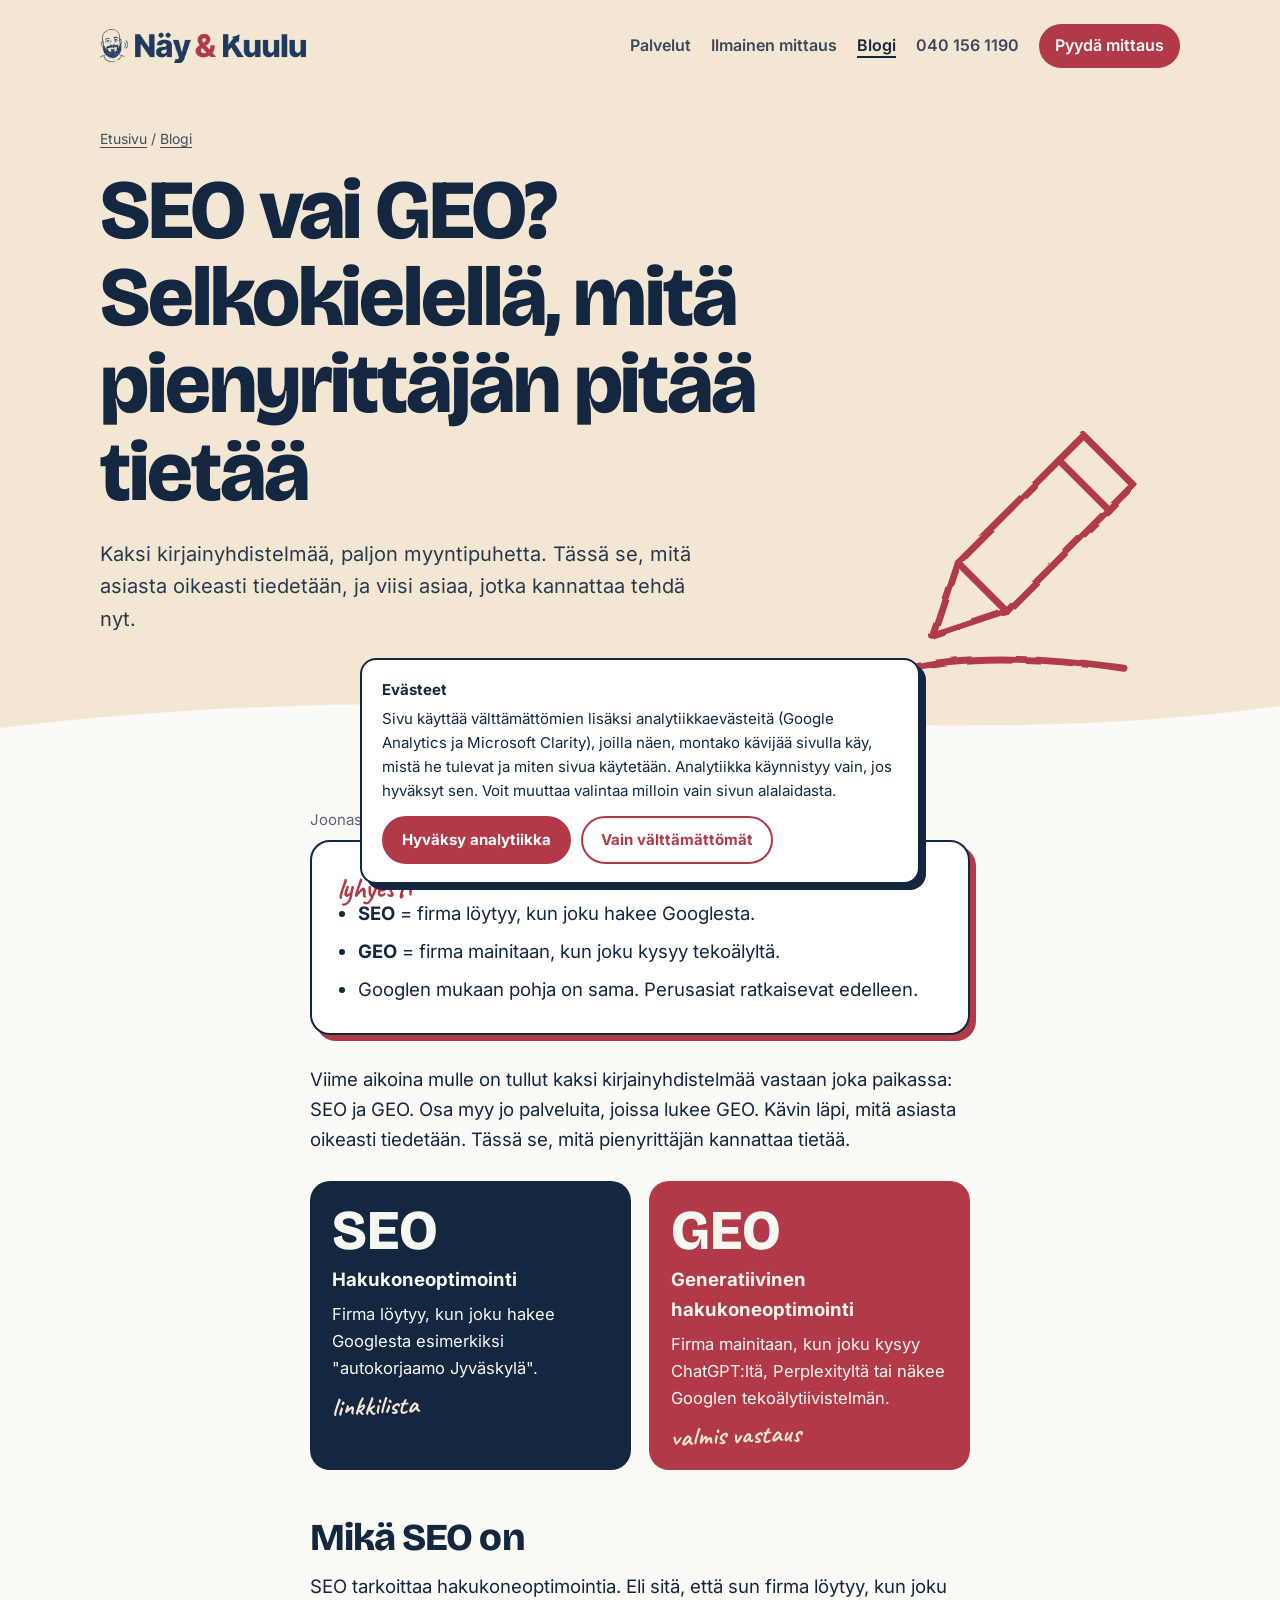
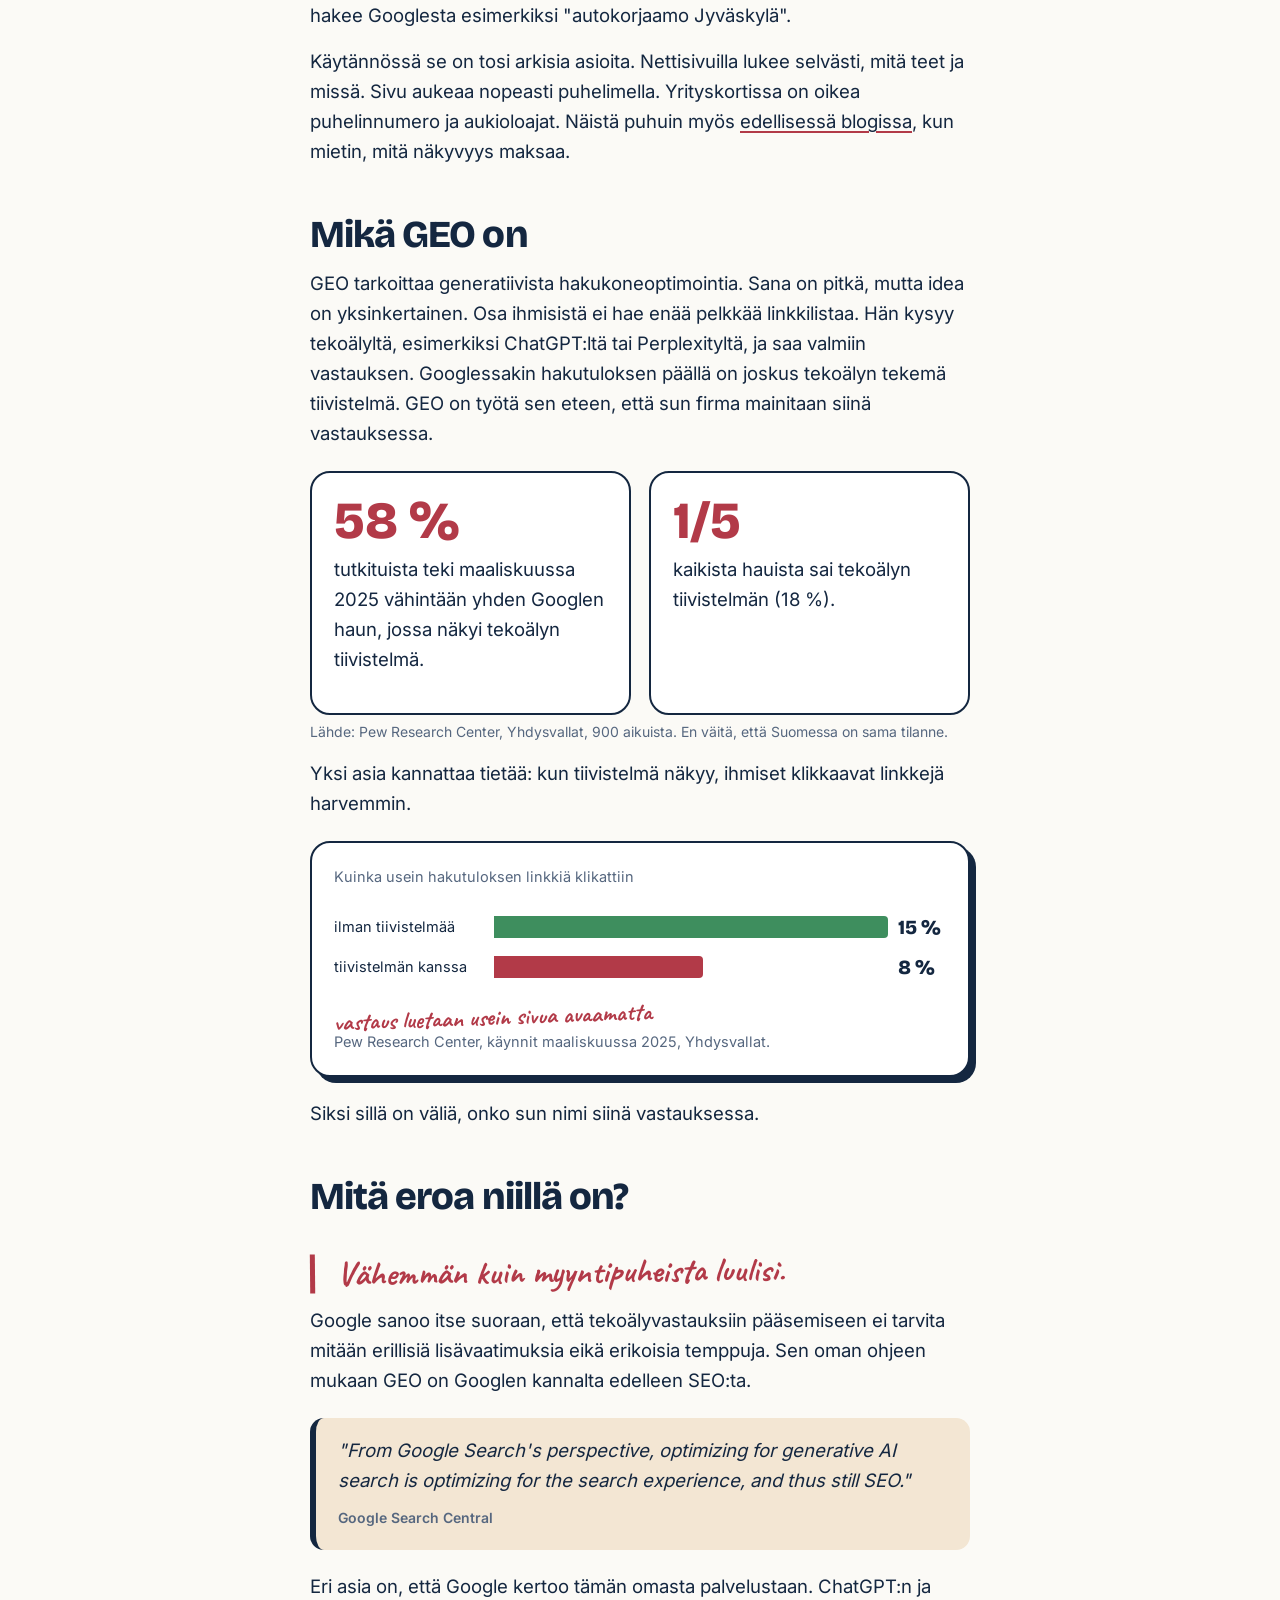
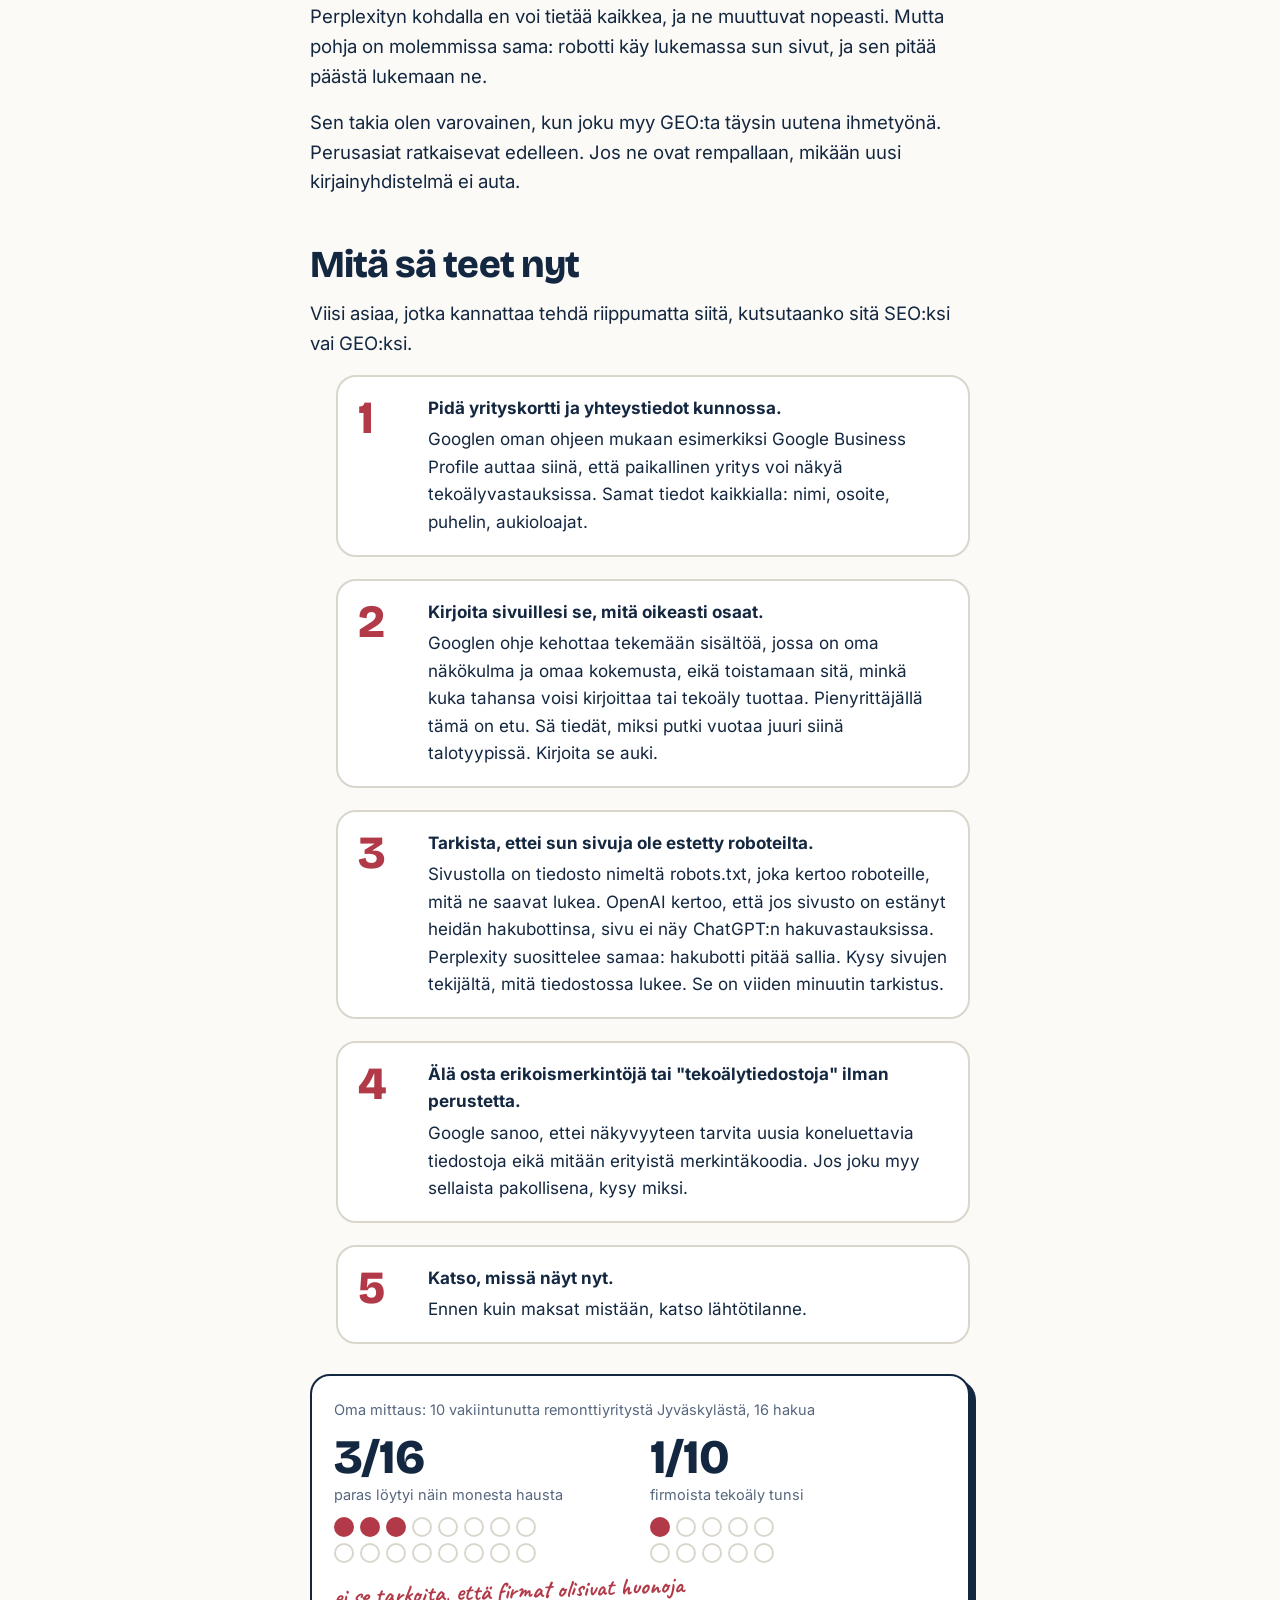
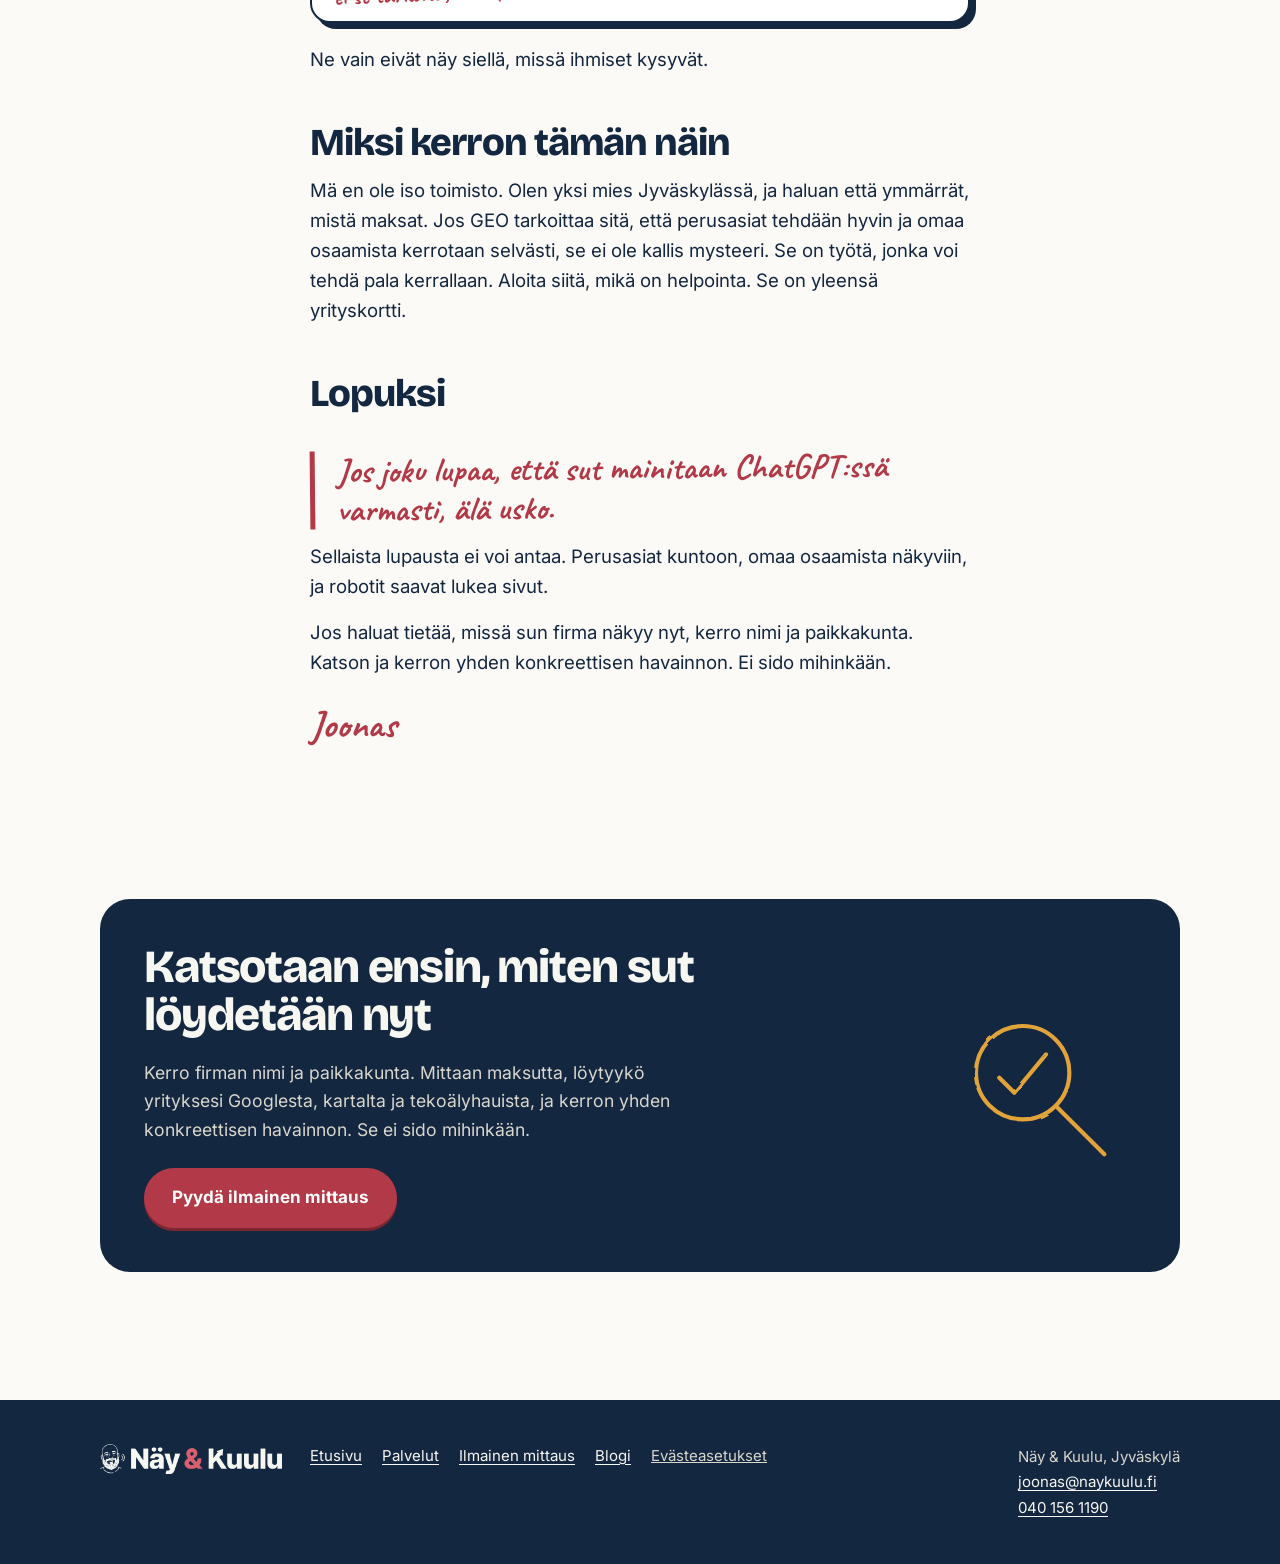
<file: blogi/seo-vai-geo/index.html>
<!doctype html>
<html lang="fi">
<head>
<meta charset="utf-8">
<meta name="viewport" content="width=device-width, initial-scale=1">
<title>SEO vai GEO? Selkokielellä, mitä pienyrittäjän pitää tietää | Näy &amp; Kuulu</title>
<meta name="description" content="Mitä SEO ja GEO tarkoittavat pienyrittäjälle, mitä Google itse sanoo tekoälyhauista ja viisi asiaa, jotka kannattaa tehdä nyt.">
<link rel="canonical" href="https://naykuulu.fi/blogi/seo-vai-geo/">
<meta property="og:title" content="SEO vai GEO? Selkokielellä, mitä pienyrittäjän pitää tietää | Näy &amp; Kuulu">
<meta property="og:description" content="Mitä SEO ja GEO tarkoittavat pienyrittäjälle, mitä Google itse sanoo tekoälyhauista ja viisi asiaa, jotka kannattaa tehdä nyt.">
<meta property="og:image" content="https://naykuulu.fi/jako.png">
<meta property="og:url" content="https://naykuulu.fi/blogi/seo-vai-geo/">
<meta property="og:type" content="article">
<meta name="theme-color" content="#F3E6D3">
<link rel="icon" href="/merkki_sini.png">
<link rel="stylesheet" href="/fonts/muut.css">
<style>
:root{--sini:#1F3A5F;--syva:#142740;--lumi:#F7F7F2;--koivu:#D9D6CC;--puolukka:#B23A48;--pv:#D9606E;--himmea:#56677F;--valk:#FFFFFF;
--lakka:#E0A43A;--kuusi:#2F5D50;--marja:#6E2238;--paperi:#FBFAF6}
*{box-sizing:border-box;margin:0;padding:0}
html{scroll-behavior:smooth}
body{font-family:Inter,system-ui,sans-serif;background:var(--paperi);color:var(--syva);line-height:1.62;font-size:17.5px}
a{color:inherit}
a:focus-visible,button:focus-visible{outline:3px solid var(--lakka);outline-offset:3px;border-radius:6px}
.sis{max-width:1120px;margin:0 auto;padding:0 20px}
.kapea{max-width:700px}
h1,h2,h3{font-family:'Bricolage Grotesque',Inter,sans-serif;line-height:1.04;letter-spacing:-.025em;font-weight:800}
h2{font-size:clamp(30px,4.2vw,46px);margin-bottom:20px}
h3{font-size:24px;line-height:1.15;margin-bottom:8px}
p+p{margin-top:14px}
.kasi{font-family:Caveat,cursive;font-weight:700;font-size:27px;line-height:1.1}
.nappi{display:inline-block;background:var(--puolukka);color:#fff;text-decoration:none;font-weight:700;padding:16px 28px;border-radius:999px;font-size:17px;box-shadow:0 3px 0 #7d2531}
.nappi:hover{background:#9c2f3c}
.nappi:active{transform:translateY(2px);box-shadow:0 1px 0 #7d2531}
.pieni{font-size:14.5px;color:var(--himmea)}
.piirros{display:block;width:100%;height:auto;fill:none;stroke:currentColor;stroke-width:5;stroke-linecap:round;stroke-linejoin:round}
.piirros .taysi{fill:currentColor}

/* yläosa: aistin väri, iso piirros */
.yla2{background:var(--tausta);color:var(--teksti);position:relative;overflow:hidden}
.yla2 nav{display:flex;align-items:center;justify-content:space-between;gap:16px;flex-wrap:wrap;padding:24px 0}
.yla2 nav .logo img{height:34px;display:block}
.yla2 nav .linkit{display:flex;gap:6px 20px;flex-wrap:wrap;align-items:center}
.yla2 nav .linkit a{text-decoration:none;font-weight:600;font-size:16px;opacity:.82}
.yla2 nav .linkit a:hover,.yla2 nav .linkit a[aria-current]{opacity:1;text-decoration:underline;text-underline-offset:5px;text-decoration-thickness:2px}
.yla2 nav .linkit a.ilmo{opacity:1;background:var(--puolukka);color:#fff;padding:9px 16px;border-radius:999px;text-decoration:none}
.yla2.punainen nav .linkit a.ilmo{background:var(--lumi);color:var(--syva)}
.yla2 .gr{display:grid;grid-template-columns:1.35fr .65fr;gap:32px;align-items:end;padding:36px 0 0}
.yla2 h1{font-size:clamp(40px,6.6vw,84px);margin-bottom:22px}
.yla2 .ingressi{font-size:20px;max-width:600px;opacity:.9;padding-bottom:64px}
.yla2 .kuvaa{color:var(--viiva);max-width:330px;justify-self:end;width:100%;margin-bottom:-6px}
.yla2 img.kasvo{height:auto;max-width:300px;margin-bottom:0}
.polku{font-size:14px;opacity:.8;margin-bottom:16px}.polku a{text-underline-offset:3px}
.kaari{display:block;width:100%;height:46px;color:var(--paperi);margin-top:-1px}
@media(max-width:760px){.yla2 .gr{grid-template-columns:1fr}.yla2 .kuvaa{max-width:170px;justify-self:start;order:-1;margin:0}.yla2 .ingressi{padding-bottom:40px}.yla2 nav .linkit a{font-size:15px}}

/* piirto kerran sivun latautuessa */
@media (prefers-reduced-motion:no-preference){
.yla2 .kuvaa path,.yla2 .kuvaa circle{stroke-dasharray:900;stroke-dashoffset:900;animation:piirra 1.6s cubic-bezier(.6,.1,.2,1) .15s forwards}
.yla2 .kuvaa .aalto{animation-delay:.9s}
@keyframes piirra{to{stroke-dashoffset:0}}}

section{padding:64px 0}
.vali{padding-top:0}

/* ongelma + mittausruudukko */
.ongelma{display:grid;grid-template-columns:1fr 260px;gap:48px;align-items:start}
.ongelma .teksti{font-size:19px}
.ruudukko{background:var(--valk);border:2px solid var(--syva);border-radius:20px;padding:22px;box-shadow:6px 6px 0 var(--syva)}
.ruudukko .pisteet{display:grid;grid-template-columns:repeat(4,34px);gap:9px;margin:14px 0}
.ruudukko .pisteet i{aspect-ratio:1;border-radius:50%;border:2.5px solid var(--koivu)}
.ruudukko .pisteet i.on{background:var(--puolukka);border-color:var(--puolukka)}
.ruudukko b{display:block;font-family:'Bricolage Grotesque',sans-serif;font-size:48px;line-height:1;margin:2px 0}
.ruudukko .pieni{display:block}
.ruudukko .kasi{color:var(--puolukka);font-size:24px;display:block;transform:rotate(-2deg)}
@media(max-width:760px){.ongelma{grid-template-columns:1fr}}

/* mitä teen: käsin rastitettu lista */
.tehdaan{list-style:none;display:grid;grid-template-columns:repeat(auto-fit,minmax(300px,1fr));gap:14px 36px;margin-top:8px}
.tehdaan li{position:relative;padding:10px 0 10px 48px;border-bottom:2px dashed var(--koivu);font-size:18px}
.tehdaan li svg{position:absolute;left:0;top:8px;width:32px;height:32px;fill:none;stroke:var(--vari);stroke-width:4;stroke-linecap:round;stroke-linejoin:round}

.logot{display:flex;flex-wrap:wrap;gap:8px;margin-top:8px}
.logot img{width:22px;height:22px;object-fit:contain;border-radius:4px;background:#fff;padding:2px;box-sizing:content-box;box-shadow:0 0 0 1px var(--koivu)}
.logorivi{display:flex;flex-wrap:wrap;gap:10px 18px;margin:0 0 26px}
.logorivi span{display:flex;align-items:center;gap:8px;font-weight:600;font-size:15px}
.logorivi img{width:26px;height:26px;object-fit:contain}
.tavaramerkki{font-size:13px;color:var(--himmea);margin-top:14px}
.tiedot{display:grid;grid-template-columns:repeat(auto-fit,minmax(240px,1fr));gap:18px}
.tieto{background:var(--valk);border:2px solid var(--syva);border-radius:20px;padding:22px;display:flex;flex-direction:column;gap:8px}
.tieto b{font-family:'Bricolage Grotesque',sans-serif;font-size:52px;line-height:1;color:var(--puolukka)}
.tieto p{flex:1}
.tieto a{font-size:13.5px;color:var(--himmea);text-underline-offset:3px}
.graafi .palkit{margin:16px 0 6px}
.graafi .akseli{position:relative;display:grid;gap:8px;padding:6px 0}
.graafi .palkki{height:22px;border-radius:0 4px 4px 0;background:var(--puolukka)}
.graafi .palkki.hyva{background:#3E8E5E}
.graafi .raja{position:absolute;top:0;bottom:0;width:0;border-left:2px dashed var(--himmea)}
.graafi .asteikko{position:relative;height:16px;font-size:12px;color:var(--himmea)}
.graafi .asteikko em{position:absolute;transform:translateX(-50%);font-style:normal;white-space:nowrap}
.graafi .asteikko em:last-child{transform:translateX(-100%)}
.graafi .selite{display:flex;flex-wrap:wrap;gap:4px 14px;font-size:13px;color:var(--himmea);margin-top:6px}
.graafi .selite i{display:inline-block;width:10px;height:10px;border-radius:2px;margin-right:5px;vertical-align:middle}
.graafi .selite i.m{background:var(--puolukka)}.graafi .selite i.h{background:#3E8E5E}
.serp{list-style:none;display:grid;gap:6px;margin:12px 0;font-size:14px}
.serp li{border:2px solid var(--koivu);border-radius:8px;padding:7px 10px}
.serp li em{display:block;font-style:normal;font-size:11.5px;font-weight:700;color:var(--himmea)}
.serp li.mainos{background:#F3F1EA}
.serp li.kartta{background:#E9EEF4;border-color:#C8D3E0}
.serp li.sina{border:2px dashed var(--puolukka);color:var(--puolukka);font-weight:700;opacity:.75}
.vuosi{display:grid;grid-template-columns:18px 1fr;gap:6px 8px;align-items:center;margin:14px 0 8px}
.vuosi>span{font-weight:800;font-size:14px}
.vuosi>div{display:grid;grid-template-columns:repeat(12,1fr);gap:3px}
.vuosi i{aspect-ratio:1;border-radius:50%;border:2px solid var(--koivu)}
.vuosi i.on{background:var(--puolukka);border-color:var(--puolukka)}
.vuosi .kk em{font-style:normal;font-size:10px;color:var(--himmea);text-align:center}
.polku2{list-style:none;display:grid;gap:0;margin:12px 0}
.polku2 li{position:relative;padding:8px 0 12px 26px;border-left:3px solid var(--koivu);margin-left:8px}
.polku2 li:before{content:"";position:absolute;left:-9px;top:10px;width:14px;height:14px;border-radius:50%;background:var(--paperi);border:3px solid var(--puolukka)}
.polku2 li:first-child:before{border-color:var(--koivu)}
.polku2 li:last-child{border-left-color:transparent}
.graafi .polku2 b{display:block;font-family:Inter,sans-serif;font-size:16px;font-weight:700;margin:0;line-height:1.3}.polku2 span{font-size:13.5px;color:var(--himmea)}
/* tulos */
.tulos{background:var(--vaalea);border-radius:28px;padding:36px;display:grid;grid-template-columns:auto 1fr;gap:28px;align-items:center}
.tulos .ee{display:flex;align-items:center;gap:14px;font-family:'Bricolage Grotesque',sans-serif;font-weight:800;font-size:40px;line-height:1}
.tulos .ee small{display:block;font-family:Inter,sans-serif;font-size:13px;font-weight:600;color:var(--himmea);letter-spacing:0}
.tulos .ee svg{width:56px;height:30px;fill:none;stroke:var(--vari);stroke-width:4;stroke-linecap:round}
@media(max-width:760px){.tulos{grid-template-columns:1fr;padding:26px}}

/* hintalaput */
.laput{display:flex;flex-wrap:wrap;gap:26px 22px;margin:26px 0 18px;padding-left:6px}
.lappu{position:relative;background:var(--valk);border:2px solid var(--syva);border-radius:10px 18px 18px 10px;padding:18px 22px 18px 38px;min-width:220px;max-width:300px;flex:1 1 220px;transform:rotate(var(--k,-1.2deg))}
.lappu:nth-child(2n){--k:1deg}.lappu:nth-child(3n){--k:-.4deg}
.lappu:before{content:"";position:absolute;left:13px;top:50%;width:12px;height:12px;margin-top:-6px;border-radius:50%;border:2px solid var(--syva);background:var(--paperi)}
.lappu b{display:block;font-size:15px}
.lappu .h{display:block;font-family:'Bricolage Grotesque',sans-serif;font-weight:800;font-size:31px;line-height:1.1;color:var(--vari);margin:4px 0}
.lappu span{font-size:14.5px;color:var(--himmea);display:block;line-height:1.4}

/* muut aistit */
.aistit{display:flex;flex-wrap:wrap;gap:12px;margin-top:14px}
.aistit a{display:flex;align-items:center;gap:10px;text-decoration:none;font-weight:700;padding:8px 16px 8px 8px;border-radius:999px;background:var(--valk);border:2px solid var(--koivu)}
.aistit a svg{width:34px;height:34px;padding:4px;border-radius:50%;background:var(--av);color:var(--ai)}
.aistit a:hover{border-color:var(--syva)}

/* kehotus */
.cta2{background:var(--syva);color:var(--lumi);border-radius:30px;padding:44px;display:grid;grid-template-columns:1fr 200px;gap:28px;align-items:center;position:relative;overflow:hidden}
.cta2 h2{color:var(--lumi)}.cta2 p{color:var(--koivu);margin-bottom:24px;max-width:560px}
.cta2 .kuvaa{color:var(--lakka)}
@media(max-width:760px){.cta2{grid-template-columns:1fr;padding:30px 24px}.cta2 .kuvaa{max-width:120px;order:-1}}

/* palvelujen mosaiikki */
.mosaiikki{display:grid;grid-template-columns:repeat(6,1fr);gap:18px}
.laatta{grid-column:span 2;background:var(--av);color:var(--ai);border-radius:26px;padding:28px;text-decoration:none;display:flex;flex-direction:column;gap:10px;min-height:300px;position:relative;overflow:hidden}
.laatta.iso{grid-column:span 4;min-height:380px}
.laatta h3{font-size:clamp(34px,4vw,52px)}
.laatta p{max-width:420px;opacity:.92}
.laatta .piirros{position:absolute;right:-18px;bottom:-22px;width:46%;max-width:220px;opacity:.95}
.laatta.iso .piirros{max-width:290px}
.laatta .mene{max-width:62%;margin-top:auto;font-weight:700;text-decoration:underline;text-underline-offset:5px;position:relative}
.laatta .kasi{position:relative}
.laatta:hover{filter:brightness(1.06)}
@media(max-width:860px){.mosaiikki{grid-template-columns:1fr}.laatta,.laatta.iso{grid-column:auto;min-height:250px}.laatta p,.laatta .mene{max-width:62%}.laatta .piirros,.laatta.iso .piirros{width:36%;max-width:150px;right:-8px;bottom:-12px}}

/* mittauskortti */
.kortti2{background:var(--valk);border:2px solid var(--syva);border-radius:22px;box-shadow:8px 8px 0 var(--syva);padding:26px;max-width:520px}
.kortti2 header{display:flex;justify-content:space-between;align-items:baseline;gap:10px;border-bottom:2px dashed var(--koivu);padding-bottom:12px;margin-bottom:6px}
.kortti2 header b{font-family:'Bricolage Grotesque',sans-serif;font-size:22px}
.rivi2{display:grid;grid-template-columns:22px 1fr;gap:12px;padding:10px 0;border-bottom:1px solid #ECEAE3;align-items:start}
.rivi2:last-child{border-bottom:0}
.rivi2 i{width:18px;height:18px;border-radius:50%;margin-top:4px}
.rivi2 i.v{background:#3E8E5E}.rivi2 i.k{background:var(--lakka)}.rivi2 i.p{background:var(--puolukka)}
.rivi2 span{display:block;font-size:14.5px;color:var(--himmea)}
.mittauskaksi{display:grid;grid-template-columns:1fr 1fr;gap:48px;align-items:start}
@media(max-width:860px){.mittauskaksi{grid-template-columns:1fr}}
.kohdat{list-style:none;columns:2;column-gap:36px}
.kohdat li{break-inside:avoid;padding:12px 0;border-bottom:2px dashed var(--koivu)}
.kohdat li b{display:block}
@media(max-width:700px){.kohdat{columns:1}}
.askeleet{list-style:none;counter-reset:a;display:grid;grid-template-columns:repeat(3,1fr);gap:22px;margin-top:10px}
.askeleet li{counter-increment:a;background:var(--valk);border-radius:20px;padding:24px;border:2px solid var(--koivu)}
.askeleet li:before{content:counter(a);display:block;font-family:'Bricolage Grotesque',sans-serif;font-weight:800;font-size:46px;line-height:1;color:var(--puolukka);margin-bottom:8px}
@media(max-width:760px){.askeleet{grid-template-columns:1fr}}

/* blogi */
.artikkeli{font-size:18.5px}
.artikkeli h2{font-size:clamp(28px,3.4vw,38px);margin:48px 0 14px}
.artikkeli p,.artikkeli ul,.artikkeli ol{margin-bottom:16px}
.artikkeli ul,.artikkeli ol{padding-left:26px}
.artikkeli li{margin-bottom:8px}
.artikkeli .meta{font-size:15px;color:var(--himmea);margin-bottom:8px}
.artikkeli a{text-decoration-color:var(--puolukka);text-decoration-thickness:2px;text-underline-offset:3px}
.nosto{font-family:Caveat,cursive;font-weight:700;font-size:34px;line-height:1.15;color:var(--puolukka);margin:34px 0;padding-left:22px;border-left:5px solid var(--puolukka);transform:rotate(-.6deg)}
table.taulu{border-collapse:collapse;width:100%;margin:18px 0 24px;background:var(--valk);border:2px solid var(--syva);border-radius:14px;overflow:hidden;font-size:16.5px}
table.taulu th,table.taulu td{text-align:left;padding:12px 16px;border-bottom:1px solid var(--koivu);vertical-align:top}
table.taulu th{background:var(--koivu);font-weight:700}
.bloglista{display:grid;gap:18px}
.bloglista a{display:grid;grid-template-columns:120px 1fr;gap:22px;align-items:center;background:var(--valk);border:2px solid var(--syva);border-radius:22px;padding:22px;text-decoration:none;box-shadow:5px 5px 0 var(--syva)}
.bloglista a .piirros{color:var(--puolukka)}
.bloglista a b{font-family:'Bricolage Grotesque',sans-serif;font-size:26px;line-height:1.1;display:block;margin-bottom:6px}
.bloglista a span{color:var(--himmea)}
@media(max-width:600px){.bloglista a{grid-template-columns:1fr}.bloglista a .piirros{width:80px}}

footer.ala2{background:var(--syva);color:var(--koivu);padding:44px 0;font-size:15px;margin-top:64px}
footer.ala2 .sis{display:grid;grid-template-columns:auto 1fr auto;gap:28px;align-items:start}
footer.ala2 img{height:30px}
footer.ala2 nav{display:flex;flex-wrap:wrap;gap:8px 20px}
footer.ala2 a{color:var(--lumi);text-underline-offset:3px}
footer.ala2 address{font-style:normal;line-height:1.7}
footer button.evalinkki{background:none;border:0;color:inherit;font:inherit;text-decoration:underline;cursor:pointer;padding:0}
@media(max-width:760px){footer.ala2 .sis{grid-template-columns:1fr}}
.eva{position:fixed;left:16px;right:16px;bottom:16px;max-width:560px;margin:0 auto;background:var(--valk);color:var(--syva);border:2px solid var(--syva);border-radius:16px;box-shadow:6px 6px 0 var(--syva);padding:18px 20px;font-size:15px;z-index:50;display:none}
.eva b{display:block;margin-bottom:4px}
.eva .napit{display:flex;gap:10px;flex-wrap:wrap;margin-top:12px}
.eva button{font:inherit;font-weight:700;border-radius:999px;padding:10px 18px;cursor:pointer;border:2px solid var(--puolukka)}
.eva .hy{background:var(--puolukka);color:var(--valk)}
.eva .ei{background:transparent;color:var(--puolukka)}
@media print{.eva{display:none!important}.yla2 .kuvaa path,.yla2 .kuvaa circle{stroke-dashoffset:0!important;animation:none!important}}
</style>
<script type="application/ld+json">
{
 "@context": "https://schema.org",
 "@graph": [
  {
   "@type": "ProfessionalService",
   "@id": "https://naykuulu.fi/#yritys",
   "name": "Näy & Kuulu",
   "url": "https://naykuulu.fi/",
   "logo": "https://naykuulu.fi/merkki_sini.png",
   "image": "https://naykuulu.fi/jako.png",
   "description": "Näy & Kuulu laittaa yrityksen näkyvyyden kuntoon Googlessa, kartalla ja tekoälyhauissa ja näyttää tuloksen luvuin. Lähtötilanne mitataan maksutta ennen työtä.",
   "slogan": "Sinut löydetään, nähdään ja kuullaan.",
   "telephone": "+358401561190",
   "email": "joonas@naykuulu.fi",
   "founder": {
    "@type": "Person",
    "name": "Joonas Mähönen"
   },
   "address": {
    "@type": "PostalAddress",
    "addressLocality": "Jyväskylä",
    "addressRegion": "Keski-Suomi",
    "addressCountry": "FI"
   },
   "areaServed": [
    {
     "@type": "City",
     "name": "Jyväskylä"
    },
    {
     "@type": "AdministrativeArea",
     "name": "Keski-Suomi"
    },
    {
     "@type": "Country",
     "name": "Suomi"
    }
   ],
   "knowsLanguage": "fi",
   "knowsAbout": [
    "hakukoneoptimointi",
    "SEO",
    "GEO",
    "näkyvyys tekoälyhauissa",
    "Google-yritysprofiili",
    "paikallinen näkyvyys",
    "sosiaalinen media",
    "Google-mainonta"
   ]
  },
  {
   "@type": "BlogPosting",
   "headline": "SEO vai GEO? Selkokielellä, mitä pienyrittäjän pitää tietää",
   "description": "Mitä SEO ja GEO tarkoittavat pienyrittäjälle, mitä Google itse sanoo tekoälyhauista ja viisi asiaa, jotka kannattaa tehdä nyt.",
   "datePublished": "2026-11-03",
   "dateModified": "2026-11-03",
   "inLanguage": "fi",
   "mainEntityOfPage": "https://naykuulu.fi/blogi/seo-vai-geo/",
   "image": "https://naykuulu.fi/jako.png",
   "author": {
    "@type": "Person",
    "name": "Joonas Mähönen",
    "url": "https://naykuulu.fi/"
   },
   "publisher": {
    "@id": "https://naykuulu.fi/#yritys"
   }
  },
  {
   "@type": "BreadcrumbList",
   "itemListElement": [
    {
     "@type": "ListItem",
     "position": 1,
     "name": "Etusivu",
     "item": "https://naykuulu.fi/"
    },
    {
     "@type": "ListItem",
     "position": 2,
     "name": "Blogi",
     "item": "https://naykuulu.fi/blogi/"
    },
    {
     "@type": "ListItem",
     "position": 3,
     "name": "Mitä maksaa, että firma löytyy Googlesta?",
     "item": "https://naykuulu.fi/blogi/seo-vai-geo/"
    }
   ]
  }
 ]
}
</script>
<style>
/* blogi 2 komponentit */
.lyhyesti{background:var(--valk);border:2px solid var(--syva);border-radius:20px;padding:20px 24px 12px;box-shadow:6px 6px 0 var(--puolukka);margin:6px 0 30px}
.lyhyesti .kasi{color:var(--puolukka);font-size:30px;display:block;transform:rotate(-2deg);margin-bottom:4px}
.lyhyesti ul{padding-left:22px}
.vastakkain{display:grid;grid-template-columns:1fr 1fr;gap:18px;margin:26px 0 8px}
.vastakkain .puoli{background:var(--syva);color:var(--lumi);border-radius:20px;padding:22px;position:relative}
.vastakkain .puoli.geo{background:var(--puolukka)}
.vastakkain .tunnus{font-family:'Bricolage Grotesque',sans-serif;font-weight:800;font-size:56px;line-height:1;display:block}
.vastakkain b{display:block;margin:6px 0}
.vastakkain p{margin:0 0 8px;font-size:16.5px}
.vastakkain .kasi{font-size:26px;color:#F3E6D3;display:block;transform:rotate(-2deg)}
.tiedot.luvut{margin:22px 0 6px}
.lahde-pieni{font-size:14px;color:var(--himmea)}
.artikkeli .ruudukko{margin:22px 0}
.graafi .rivi{display:grid;grid-template-columns:150px 1fr 48px;align-items:center;gap:10px;font-size:14.5px}
.graafi .rivi em{font-style:normal;font-weight:700;font-family:'Bricolage Grotesque',sans-serif;font-size:20px}
.sitaatti{margin:22px 0;padding:18px 22px;background:#F3E6D3;border-radius:14px;border-left:6px solid var(--syva)}
.sitaatti p{font-style:italic;margin:0 0 6px}
.sitaatti cite{font-size:14px;color:var(--himmea);font-style:normal;font-weight:600}
.askeleet.viisi{grid-template-columns:1fr;gap:14px}
.askeleet.viisi li{display:grid;grid-template-columns:56px 1fr;gap:4px 14px;padding:18px 20px;font-size:17px}
.askeleet.viisi li:before{grid-row:span 2;margin:0}
.askeleet.viisi li b{display:block}
.mittausrivi{display:grid;grid-template-columns:1fr 1fr;gap:20px;margin:10px 0}
.pisteet16{display:grid;grid-template-columns:repeat(8,20px);gap:6px;margin-top:10px}
.pisteet16.kymmenen{grid-template-columns:repeat(5,20px)}
.pisteet16 i{aspect-ratio:1;border-radius:50%;border:2.5px solid var(--koivu)}
.pisteet16 i.on{background:var(--puolukka);border-color:var(--puolukka)}
.allekirjoitus{font-family:Caveat,cursive;font-size:38px;color:var(--puolukka)}
@media(max-width:760px){.vastakkain,.mittausrivi{grid-template-columns:1fr}.graafi .rivi{grid-template-columns:110px 1fr 44px}}

.artikkeli .graafi .kasi{margin:10px 0 4px}
</style>
</head>
<body>
<svg width="0" height="0" style="position:absolute" aria-hidden="true"><filter id="muste"><feTurbulence type="fractalNoise" baseFrequency="0.035" numOctaves="2" seed="7"/><feDisplacementMap in="SourceGraphic" scale="3.2"/></filter></svg>
<header class="yla2" style="--tausta:#F3E6D3;--teksti:#142740;--viiva:#B23A48"><div class="sis">
<nav aria-label="Päävalikko"><a class="logo" href="/"><img src="/logo_vaaka_sininen.png" alt="Näy &amp; Kuulu, etusivulle" width="206" height="34"></a><span class="linkit"><a href="/palvelut/">Palvelut</a><a href="/mittaus/">Ilmainen mittaus</a><a href="/blogi/" aria-current="page">Blogi</a><a href="tel:+358401561190">040 156 1190</a><a class="ilmo" href="/mittaus/">Pyydä mittaus</a></span></nav>
<div class="gr"><div><div class="polku"><a href="/">Etusivu</a> / <a href="/blogi/">Blogi</a></div><h1>SEO vai GEO? Selkokielellä, mitä pienyrittäjän pitää tietää</h1><p class="ingressi">Kaksi kirjainyhdistelmää, paljon myyntipuhetta. Tässä se, mitä asiasta oikeasti tiedetään, ja viisi asiaa, jotka kannattaa tehdä nyt.</p></div><svg class="piirros kuvaa" viewBox="0 0 240 240" aria-hidden="true" focusable="false"><g filter="url(#muste)"><path d="M60 190l18-54 92-92 36 36-92 92z"/><path d="M78 136l36 36"/><path d="M152 62l36 36"/><path class="aalto" d="M40 214c40-10 90-10 160 0"/></g></svg></div>
</div><svg class="kaari" viewBox="0 0 1200 46" preserveAspectRatio="none" aria-hidden="true"><path d="M0 46V30C200 4 420 0 600 14s400 24 600-6v38z" fill="currentColor"/></svg></header>
<main>
<section><div class="sis kapea artikkeli"><p class="meta">Joonas Mähönen, 3.11.2026. Lukuaika noin 4 minuuttia.</p>

<div class="lyhyesti"><span class="kasi">lyhyesti</span>
<ul>
<li><b>SEO</b> = firma löytyy, kun joku hakee Googlesta.</li>
<li><b>GEO</b> = firma mainitaan, kun joku kysyy tekoälyltä.</li>
<li>Googlen mukaan pohja on sama. Perusasiat ratkaisevat edelleen.</li>
</ul></div>

<p>Viime aikoina mulle on tullut kaksi kirjainyhdistelmää vastaan joka paikassa: SEO ja GEO. Osa myy jo palveluita, joissa lukee GEO. Kävin läpi, mitä asiasta oikeasti tiedetään. Tässä se, mitä pienyrittäjän kannattaa tietää.</p>

<div class="vastakkain">
<div class="puoli"><span class="tunnus">SEO</span><b>Hakukoneoptimointi</b><p>Firma löytyy, kun joku hakee Googlesta esimerkiksi "autokorjaamo Jyväskylä".</p><span class="kasi">linkkilista</span></div>
<div class="puoli geo"><span class="tunnus">GEO</span><b>Generatiivinen hakukoneoptimointi</b><p>Firma mainitaan, kun joku kysyy ChatGPT:ltä, Perplexityltä tai näkee Googlen tekoälytiivistelmän.</p><span class="kasi">valmis vastaus</span></div>
</div>

<h2>Mikä SEO on</h2>
<p>SEO tarkoittaa hakukoneoptimointia. Eli sitä, että sun firma löytyy, kun joku hakee Googlesta esimerkiksi "autokorjaamo Jyväskylä".</p>
<p>Käytännössä se on tosi arkisia asioita. Nettisivuilla lukee selvästi, mitä teet ja missä. Sivu aukeaa nopeasti puhelimella. Yrityskortissa on oikea puhelinnumero ja aukioloajat. Näistä puhuin myös <a href="/blogi/mita-maksaa-etta-firma-loytyy-googlesta/">edellisessä blogissa</a>, kun mietin, mitä näkyvyys maksaa.</p>

<h2>Mikä GEO on</h2>
<p>GEO tarkoittaa generatiivista hakukoneoptimointia. Sana on pitkä, mutta idea on yksinkertainen. Osa ihmisistä ei hae enää pelkkää linkkilistaa. Hän kysyy tekoälyltä, esimerkiksi ChatGPT:ltä tai Perplexityltä, ja saa valmiin vastauksen. Googlessakin hakutuloksen päällä on joskus tekoälyn tekemä tiivistelmä. GEO on työtä sen eteen, että sun firma mainitaan siinä vastauksessa.</p>

<div class="tiedot luvut">
<div class="tieto"><b>58 %</b><p>tutkituista teki maaliskuussa 2025 vähintään yhden Googlen haun, jossa näkyi tekoälyn tiivistelmä.</p></div>
<div class="tieto"><b>1/5</b><p>kaikista hauista sai tekoälyn tiivistelmän (18 %).</p></div>
</div>
<p class="lahde-pieni">Lähde: Pew Research Center, Yhdysvallat, 900 aikuista. En väitä, että Suomessa on sama tilanne.</p>

<p>Yksi asia kannattaa tietää: kun tiivistelmä näkyy, ihmiset klikkaavat linkkejä harvemmin.</p>

<div class="ruudukko graafi">
<span class="pieni">Kuinka usein hakutuloksen linkkiä klikattiin</span>
<div class="palkit"><div class="akseli">
<div class="rivi"><span>ilman tiivistelmää</span><div class="palkki hyva" style="width:100%"></div><em>15 %</em></div>
<div class="rivi"><span>tiivistelmän kanssa</span><div class="palkki" style="width:53%"></div><em>8 %</em></div>
</div></div>
<span class="kasi">vastaus luetaan usein sivua avaamatta</span>
<span class="pieni">Pew Research Center, käynnit maaliskuussa 2025, Yhdysvallat.</span>
</div>

<p>Siksi sillä on väliä, onko sun nimi siinä vastauksessa.</p>

<h2>Mitä eroa niillä on?</h2>
<p class="nosto">Vähemmän kuin myyntipuheista luulisi.</p>
<p>Google sanoo itse suoraan, että tekoälyvastauksiin pääsemiseen ei tarvita mitään erillisiä lisävaatimuksia eikä erikoisia temppuja. Sen oman ohjeen mukaan GEO on Googlen kannalta edelleen SEO:ta.</p>
<blockquote class="sitaatti"><p>"From Google Search's perspective, optimizing for generative AI search is optimizing for the search experience, and thus still SEO."</p><cite>Google Search Central</cite></blockquote>
<p>Eri asia on, että Google kertoo tämän omasta palvelustaan. ChatGPT:n ja Perplexityn kohdalla en voi tietää kaikkea, ja ne muuttuvat nopeasti. Mutta pohja on molemmissa sama: robotti käy lukemassa sun sivut, ja sen pitää päästä lukemaan ne.</p>
<p>Sen takia olen varovainen, kun joku myy GEO:ta täysin uutena ihmetyönä. Perusasiat ratkaisevat edelleen. Jos ne ovat rempallaan, mikään uusi kirjainyhdistelmä ei auta.</p>

<h2>Mitä sä teet nyt</h2>
<p>Viisi asiaa, jotka kannattaa tehdä riippumatta siitä, kutsutaanko sitä SEO:ksi vai GEO:ksi.</p>
<ol class="askeleet viisi">
<li><b>Pidä yrityskortti ja yhteystiedot kunnossa.</b> Googlen oman ohjeen mukaan esimerkiksi Google Business Profile auttaa siinä, että paikallinen yritys voi näkyä tekoälyvastauksissa. Samat tiedot kaikkialla: nimi, osoite, puhelin, aukioloajat.</li>
<li><b>Kirjoita sivuillesi se, mitä oikeasti osaat.</b> Googlen ohje kehottaa tekemään sisältöä, jossa on oma näkökulma ja omaa kokemusta, eikä toistamaan sitä, minkä kuka tahansa voisi kirjoittaa tai tekoäly tuottaa. Pienyrittäjällä tämä on etu. Sä tiedät, miksi putki vuotaa juuri siinä talotyypissä. Kirjoita se auki.</li>
<li><b>Tarkista, ettei sun sivuja ole estetty roboteilta.</b> Sivustolla on tiedosto nimeltä robots.txt, joka kertoo roboteille, mitä ne saavat lukea. OpenAI kertoo, että jos sivusto on estänyt heidän hakubottinsa, sivu ei näy ChatGPT:n hakuvastauksissa. Perplexity suosittelee samaa: hakubotti pitää sallia. Kysy sivujen tekijältä, mitä tiedostossa lukee. Se on viiden minuutin tarkistus.</li>
<li><b>Älä osta erikoismerkintöjä tai "tekoälytiedostoja" ilman perustetta.</b> Google sanoo, ettei näkyvyyteen tarvita uusia koneluettavia tiedostoja eikä mitään erityistä merkintäkoodia. Jos joku myy sellaista pakollisena, kysy miksi.</li>
<li><b>Katso, missä näyt nyt.</b> Ennen kuin maksat mistään, katso lähtötilanne.</li>
</ol>

<div class="ruudukko mittaus">
<span class="pieni">Oma mittaus: 10 vakiintunutta remonttiyritystä Jyväskylästä, 16 hakua</span>
<div class="mittausrivi"><div><b>3/16</b><span class="pieni">paras löytyi näin monesta hausta</span><div class="pisteet16">
<i class="on"></i><i class="on"></i><i class="on"></i><i></i><i></i><i></i><i></i><i></i><i></i><i></i><i></i><i></i><i></i><i></i><i></i><i></i></div></div>
<div><b>1/10</b><span class="pieni">firmoista tekoäly tunsi</span><div class="pisteet16 kymmenen"><i class="on"></i><i></i><i></i><i></i><i></i><i></i><i></i><i></i><i></i><i></i></div></div></div>
<span class="kasi">ei se tarkoita, että firmat olisivat huonoja</span>
</div>
<p>Ne vain eivät näy siellä, missä ihmiset kysyvät.</p>

<h2>Miksi kerron tämän näin</h2>
<p>Mä en ole iso toimisto. Olen yksi mies Jyväskylässä, ja haluan että ymmärrät, mistä maksat. Jos GEO tarkoittaa sitä, että perusasiat tehdään hyvin ja omaa osaamista kerrotaan selvästi, se ei ole kallis mysteeri. Se on työtä, jonka voi tehdä pala kerrallaan. Aloita siitä, mikä on helpointa. Se on yleensä yrityskortti.</p>

<h2>Lopuksi</h2>
<p class="nosto">Jos joku lupaa, että sut mainitaan ChatGPT:ssä varmasti, älä usko.</p>
<p>Sellaista lupausta ei voi antaa. Perusasiat kuntoon, omaa osaamista näkyviin, ja robotit saavat lukea sivut.</p>
<p>Jos haluat tietää, missä sun firma näkyy nyt, kerro nimi ja paikkakunta. Katson ja kerron yhden konkreettisen havainnon. Ei sido mihinkään.</p>
<p class="allekirjoitus">Joonas</p>
</div></section><section><div class="sis"><div class="cta2"><div><h2>Katsotaan ensin, miten sut löydetään nyt</h2><p>Kerro firman nimi ja paikkakunta. Mittaan maksutta, löytyykö yrityksesi Googlesta, kartalta ja tekoälyhauista, ja kerron yhden konkreettisen havainnon. Se ei sido mihinkään.</p><a class="nappi" href="https://docs.google.com/forms/d/e/1FAIpQLSdQ899hPGrsLPNvacFHOvFxhM9YdgB2-9FwwTz6n1oB_IQjag/viewform" target="_blank" rel="noopener">Pyydä ilmainen mittaus</a></div><svg class="piirros kuvaa" viewBox="0 0 240 240" aria-hidden="true" focusable="false"><g filter="url(#muste)"><circle cx="104" cy="104" r="56"/><path d="M146 146l56 56"/><path class="aalto" d="M76 110l18 18 38-46"/></g></svg></div></div></section>
</main>
<footer class="ala2"><div class="sis">
<img src="/logo_vaaka_vaalea.png" alt="Näy &amp; Kuulu" width="182" height="30">
<nav aria-label="Alavalikko"><a href="/">Etusivu</a><a href="/palvelut/">Palvelut</a><a href="/mittaus/">Ilmainen mittaus</a><a href="/blogi/">Blogi</a><button class="evalinkki" id="eva_auki">Evästeasetukset</button></nav>
<address>Näy &amp; Kuulu, Jyväskylä<br><a href="mailto:joonas@naykuulu.fi">joonas@naykuulu.fi</a><br><a href="tel:+358401561190">040 156 1190</a></address>
</div></footer>
<div class="eva" id="eva" role="dialog" aria-label="Evästeet">
  <b>Evästeet</b>
  Sivu käyttää välttämättömien lisäksi analytiikkaevästeitä (Google Analytics ja Microsoft Clarity), joilla näen, montako kävijää sivulla käy, mistä he tulevat ja miten sivua käytetään. Analytiikka käynnistyy vain, jos hyväksyt sen. Voit muuttaa valintaa milloin vain sivun alalaidasta.
  <div class="napit"><button class="hy" id="eva_hy">Hyväksy analytiikka</button><button class="ei" id="eva_ei">Vain välttämättömät</button></div>
</div>
<script>
(function(){var ID='G-E0XFE2C05K',CL='z3s92cz19c',K='nk_suostumus';
function lue(){try{return localStorage.getItem(K)}catch(e){return null}}
function tallenna(v){try{localStorage.setItem(K,v)}catch(e){}}
var ladattu=false;
function lataa(){if(ladattu)return;ladattu=true;window.dataLayer=window.dataLayer||[];window.gtag=function(){dataLayer.push(arguments)};
gtag('consent','default',{ad_storage:'denied',ad_user_data:'denied',ad_personalization:'denied',analytics_storage:'granted'});
gtag('js',new Date());gtag('config',ID);var s=document.createElement('script');s.async=true;s.src='https://www.googletagmanager.com/gtag/js?id='+ID;document.head.appendChild(s);
(function(c,l,a,r,i,t,y){c[a]=c[a]||function(){(c[a].q=c[a].q||[]).push(arguments)};t=l.createElement(r);t.async=1;t.src='https://www.clarity.ms/tag/'+i;y=l.getElementsByTagName(r)[0];y.parentNode.insertBefore(t,y)})(window,document,'clarity','script',CL);window.clarity('consent')}
var eva=document.getElementById('eva');
function nayta(){eva.style.display='block'}
document.getElementById('eva_hy').onclick=function(){tallenna('kylla');eva.style.display='none';lataa()};
document.getElementById('eva_ei').onclick=function(){tallenna('ei');eva.style.display='none';if(ladattu)location.reload()};
document.getElementById('eva_auki').onclick=nayta;
var v=lue();if(v==='kylla')lataa();else if(v!=='ei')nayta();
document.querySelectorAll('a[href*="docs.google.com/forms"]').forEach(function(a){a.addEventListener('click',function(){if(window.gtag)gtag('event','generate_lead',{lomake:'pilotti'})})});
})();
</script>
</body>
</html>
</file>
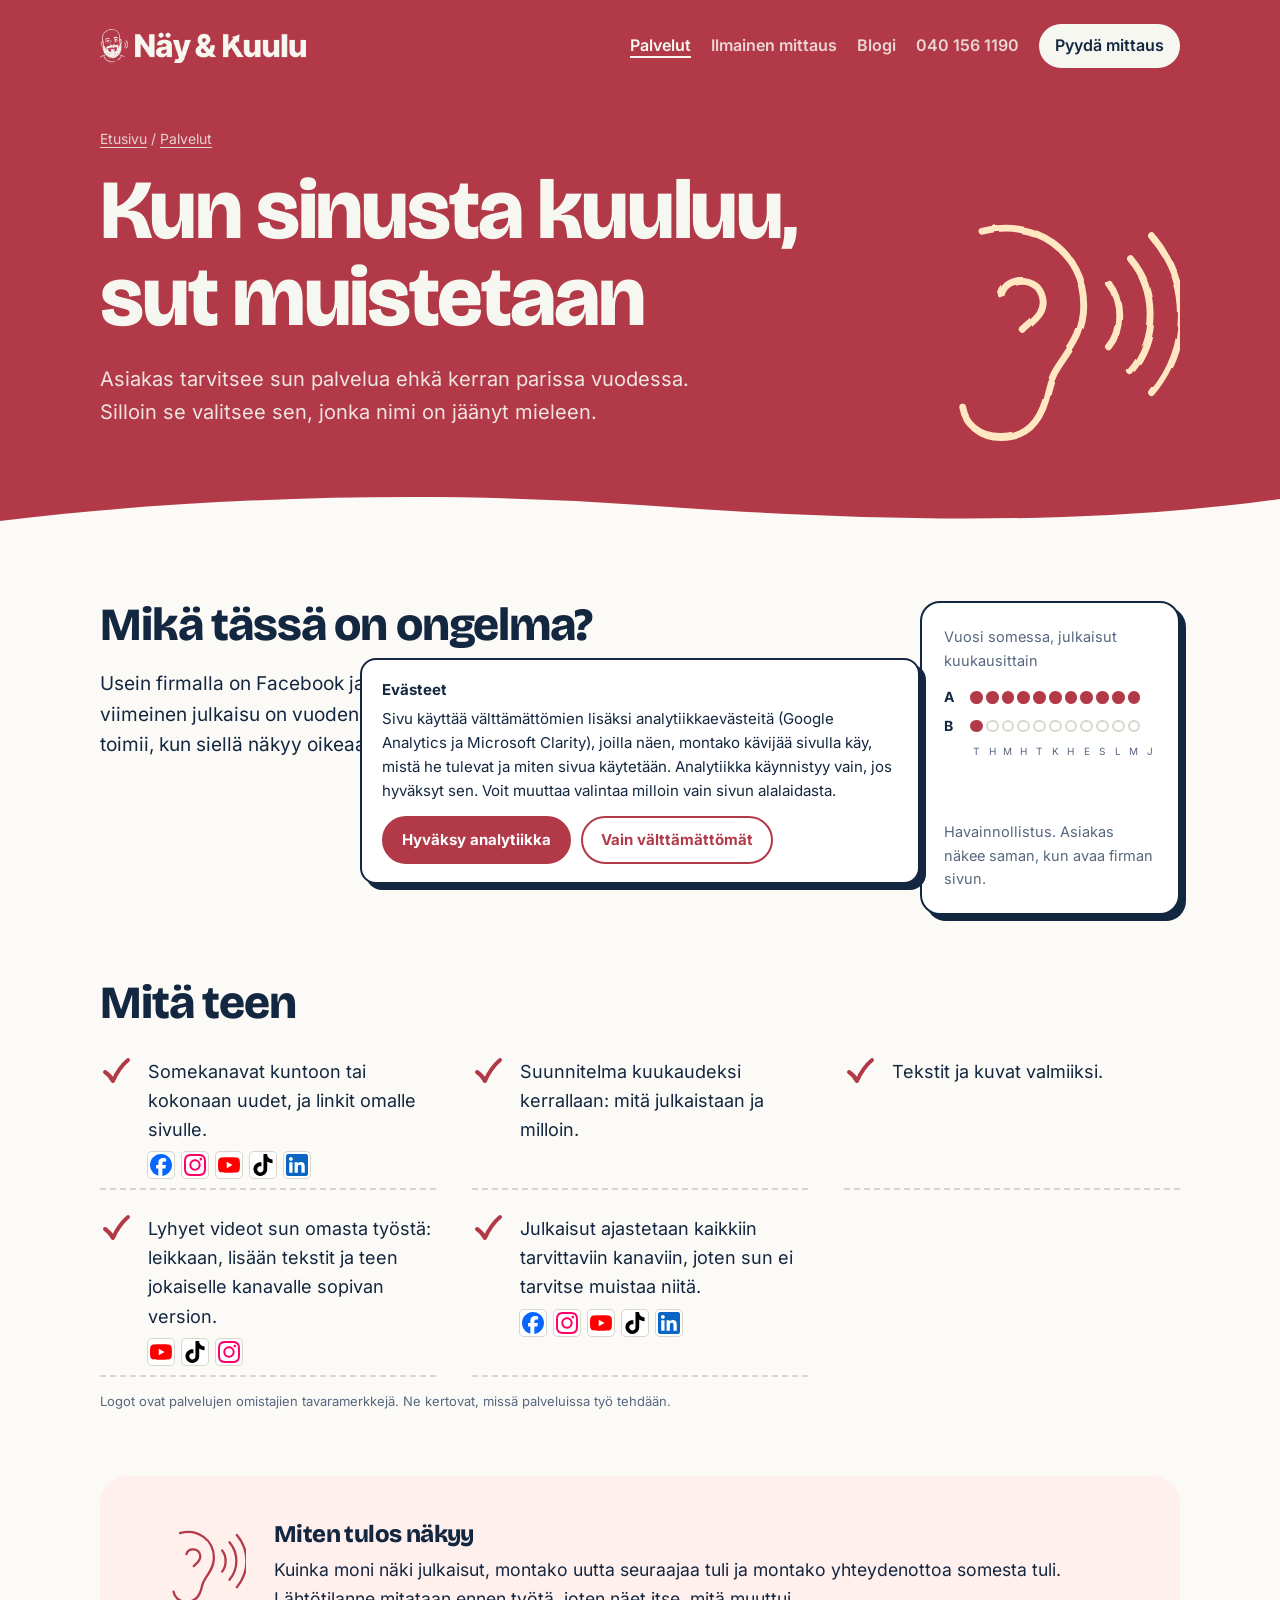
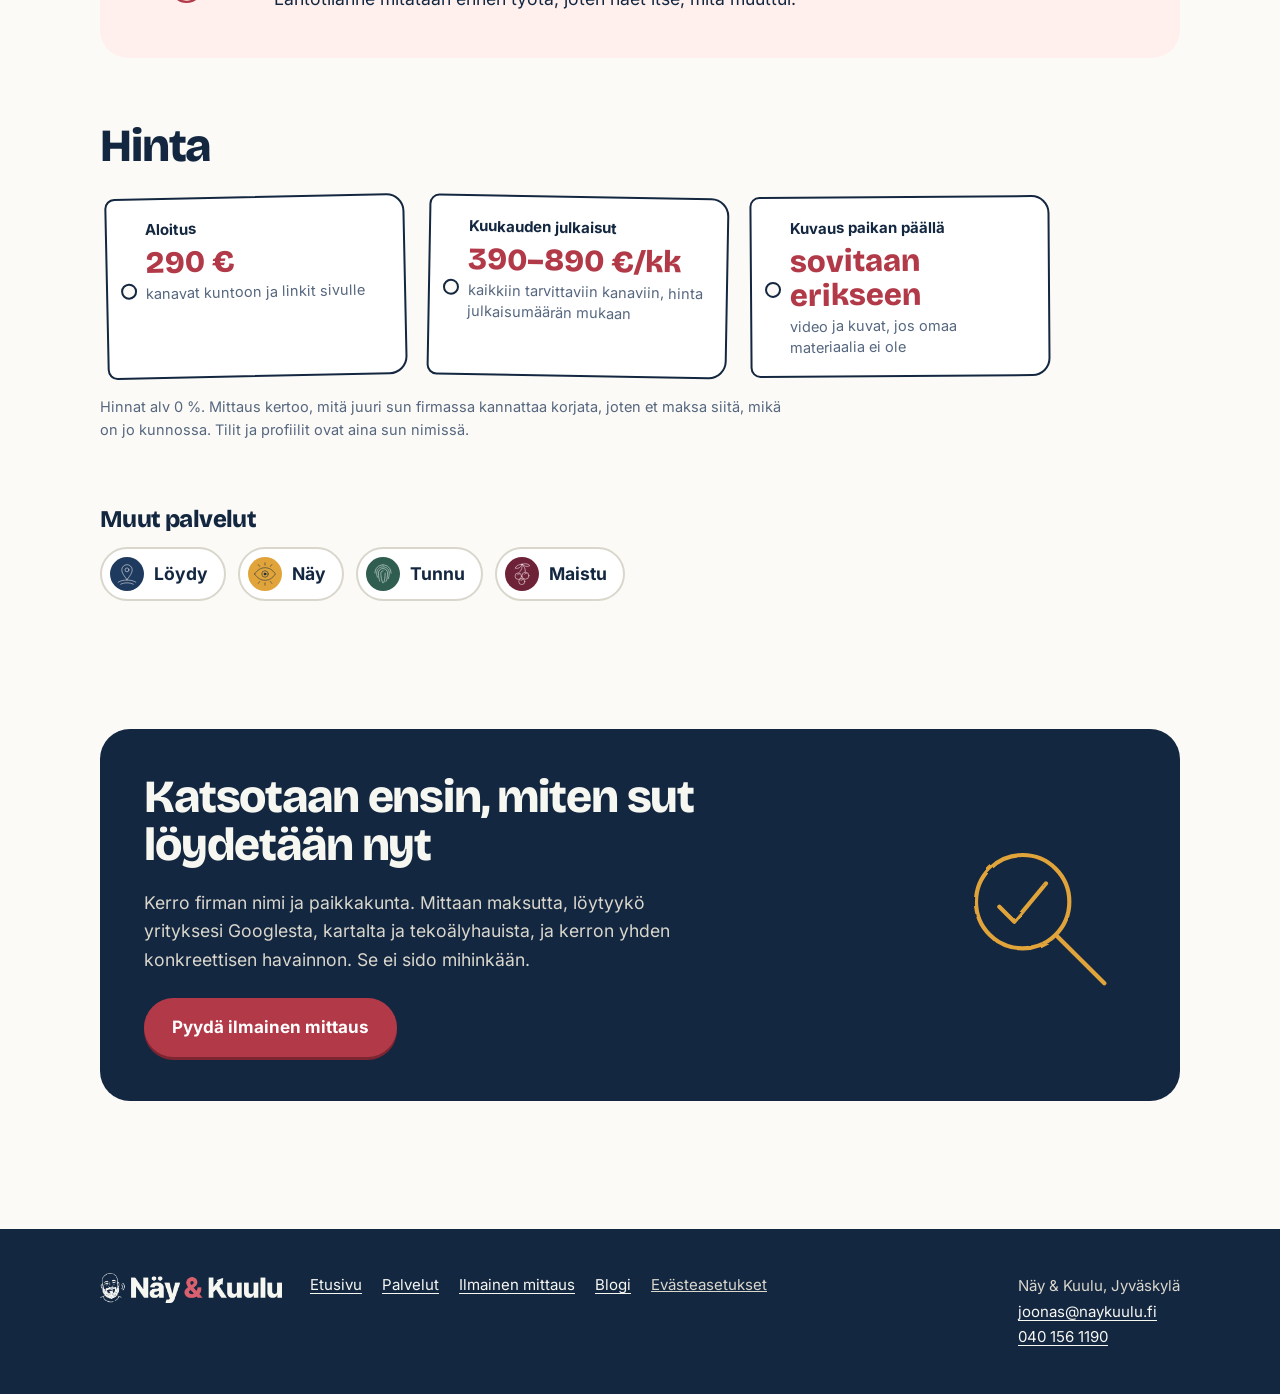
<file: palvelut/kuulu/index.html>
<!doctype html>
<html lang="fi">
<head>
<meta charset="utf-8">
<meta name="viewport" content="width=device-width, initial-scale=1">
<title>Kuulu: some ja lyhytvideot yritykselle | Näy &amp; Kuulu</title>
<meta name="description" content="Somekanavat käyntiin ja koko kuukauden julkaisut: suunnittelu, tekstit, kuvat, videoiden editointi ja ajastus. Kanavamäärää ei rajata.">
<link rel="canonical" href="https://naykuulu.fi/palvelut/kuulu/">
<meta property="og:title" content="Kuulu: some ja lyhytvideot yritykselle | Näy &amp; Kuulu">
<meta property="og:description" content="Somekanavat käyntiin ja koko kuukauden julkaisut: suunnittelu, tekstit, kuvat, videoiden editointi ja ajastus. Kanavamäärää ei rajata.">
<meta property="og:image" content="https://naykuulu.fi/jako.png">
<meta property="og:url" content="https://naykuulu.fi/palvelut/kuulu/">
<meta property="og:type" content="website">
<meta name="theme-color" content="#B23A48">
<link rel="icon" href="/merkki_sini.png">
<link rel="stylesheet" href="/fonts/muut.css">
<style>
:root{--sini:#1F3A5F;--syva:#142740;--lumi:#F7F7F2;--koivu:#D9D6CC;--puolukka:#B23A48;--pv:#D9606E;--himmea:#56677F;--valk:#FFFFFF;
--lakka:#E0A43A;--kuusi:#2F5D50;--marja:#6E2238;--paperi:#FBFAF6}
*{box-sizing:border-box;margin:0;padding:0}
html{scroll-behavior:smooth}
body{font-family:Inter,system-ui,sans-serif;background:var(--paperi);color:var(--syva);line-height:1.62;font-size:17.5px}
a{color:inherit}
a:focus-visible,button:focus-visible{outline:3px solid var(--lakka);outline-offset:3px;border-radius:6px}
.sis{max-width:1120px;margin:0 auto;padding:0 20px}
.kapea{max-width:700px}
h1,h2,h3{font-family:'Bricolage Grotesque',Inter,sans-serif;line-height:1.04;letter-spacing:-.025em;font-weight:800}
h2{font-size:clamp(30px,4.2vw,46px);margin-bottom:20px}
h3{font-size:24px;line-height:1.15;margin-bottom:8px}
p+p{margin-top:14px}
.kasi{font-family:Caveat,cursive;font-weight:700;font-size:27px;line-height:1.1}
.nappi{display:inline-block;background:var(--puolukka);color:#fff;text-decoration:none;font-weight:700;padding:16px 28px;border-radius:999px;font-size:17px;box-shadow:0 3px 0 #7d2531}
.nappi:hover{background:#9c2f3c}
.nappi:active{transform:translateY(2px);box-shadow:0 1px 0 #7d2531}
.pieni{font-size:14.5px;color:var(--himmea)}
.piirros{display:block;width:100%;height:auto;fill:none;stroke:currentColor;stroke-width:5;stroke-linecap:round;stroke-linejoin:round}
.piirros .taysi{fill:currentColor}

/* yläosa: aistin väri, iso piirros */
.yla2{background:var(--tausta);color:var(--teksti);position:relative;overflow:hidden}
.yla2 nav{display:flex;align-items:center;justify-content:space-between;gap:16px;flex-wrap:wrap;padding:24px 0}
.yla2 nav .logo img{height:34px;display:block}
.yla2 nav .linkit{display:flex;gap:6px 20px;flex-wrap:wrap;align-items:center}
.yla2 nav .linkit a{text-decoration:none;font-weight:600;font-size:16px;opacity:.82}
.yla2 nav .linkit a:hover,.yla2 nav .linkit a[aria-current]{opacity:1;text-decoration:underline;text-underline-offset:5px;text-decoration-thickness:2px}
.yla2 nav .linkit a.ilmo{opacity:1;background:var(--puolukka);color:#fff;padding:9px 16px;border-radius:999px;text-decoration:none}
.yla2.punainen nav .linkit a.ilmo{background:var(--lumi);color:var(--syva)}
.yla2 .gr{display:grid;grid-template-columns:1.35fr .65fr;gap:32px;align-items:end;padding:36px 0 0}
.yla2 h1{font-size:clamp(40px,6.6vw,84px);margin-bottom:22px}
.yla2 .ingressi{font-size:20px;max-width:600px;opacity:.9;padding-bottom:64px}
.yla2 .kuvaa{color:var(--viiva);max-width:330px;justify-self:end;width:100%;margin-bottom:-6px}
.yla2 img.kasvo{height:auto;max-width:300px;margin-bottom:0}
.polku{font-size:14px;opacity:.8;margin-bottom:16px}.polku a{text-underline-offset:3px}
.kaari{display:block;width:100%;height:46px;color:var(--paperi);margin-top:-1px}
@media(max-width:760px){.yla2 .gr{grid-template-columns:1fr}.yla2 .kuvaa{max-width:170px;justify-self:start;order:-1;margin:0}.yla2 .ingressi{padding-bottom:40px}.yla2 nav .linkit a{font-size:15px}}

/* piirto kerran sivun latautuessa */
@media (prefers-reduced-motion:no-preference){
.yla2 .kuvaa path,.yla2 .kuvaa circle{stroke-dasharray:900;stroke-dashoffset:900;animation:piirra 1.6s cubic-bezier(.6,.1,.2,1) .15s forwards}
.yla2 .kuvaa .aalto{animation-delay:.9s}
@keyframes piirra{to{stroke-dashoffset:0}}}

section{padding:64px 0}
.vali{padding-top:0}

/* ongelma + mittausruudukko */
.ongelma{display:grid;grid-template-columns:1fr 260px;gap:48px;align-items:start}
.ongelma .teksti{font-size:19px}
.ruudukko{background:var(--valk);border:2px solid var(--syva);border-radius:20px;padding:22px;box-shadow:6px 6px 0 var(--syva)}
.ruudukko .pisteet{display:grid;grid-template-columns:repeat(4,34px);gap:9px;margin:14px 0}
.ruudukko .pisteet i{aspect-ratio:1;border-radius:50%;border:2.5px solid var(--koivu)}
.ruudukko .pisteet i.on{background:var(--puolukka);border-color:var(--puolukka)}
.ruudukko b{display:block;font-family:'Bricolage Grotesque',sans-serif;font-size:48px;line-height:1;margin:2px 0}
.ruudukko .pieni{display:block}
.ruudukko .kasi{color:var(--puolukka);font-size:24px;display:block;transform:rotate(-2deg)}
@media(max-width:760px){.ongelma{grid-template-columns:1fr}}

/* mitä teen: käsin rastitettu lista */
.tehdaan{list-style:none;display:grid;grid-template-columns:repeat(auto-fit,minmax(300px,1fr));gap:14px 36px;margin-top:8px}
.tehdaan li{position:relative;padding:10px 0 10px 48px;border-bottom:2px dashed var(--koivu);font-size:18px}
.tehdaan li svg{position:absolute;left:0;top:8px;width:32px;height:32px;fill:none;stroke:var(--vari);stroke-width:4;stroke-linecap:round;stroke-linejoin:round}

.logot{display:flex;flex-wrap:wrap;gap:8px;margin-top:8px}
.logot img{width:22px;height:22px;object-fit:contain;border-radius:4px;background:#fff;padding:2px;box-sizing:content-box;box-shadow:0 0 0 1px var(--koivu)}
.logorivi{display:flex;flex-wrap:wrap;gap:10px 18px;margin:0 0 26px}
.logorivi span{display:flex;align-items:center;gap:8px;font-weight:600;font-size:15px}
.logorivi img{width:26px;height:26px;object-fit:contain}
.tavaramerkki{font-size:13px;color:var(--himmea);margin-top:14px}
.tiedot{display:grid;grid-template-columns:repeat(auto-fit,minmax(240px,1fr));gap:18px}
.tieto{background:var(--valk);border:2px solid var(--syva);border-radius:20px;padding:22px;display:flex;flex-direction:column;gap:8px}
.tieto b{font-family:'Bricolage Grotesque',sans-serif;font-size:52px;line-height:1;color:var(--puolukka)}
.tieto p{flex:1}
.tieto a{font-size:13.5px;color:var(--himmea);text-underline-offset:3px}
.graafi .palkit{margin:16px 0 6px}
.graafi .akseli{position:relative;display:grid;gap:8px;padding:6px 0}
.graafi .palkki{height:22px;border-radius:0 4px 4px 0;background:var(--puolukka)}
.graafi .palkki.hyva{background:#3E8E5E}
.graafi .raja{position:absolute;top:0;bottom:0;width:0;border-left:2px dashed var(--himmea)}
.graafi .asteikko{position:relative;height:16px;font-size:12px;color:var(--himmea)}
.graafi .asteikko em{position:absolute;transform:translateX(-50%);font-style:normal;white-space:nowrap}
.graafi .asteikko em:last-child{transform:translateX(-100%)}
.graafi .selite{display:flex;flex-wrap:wrap;gap:4px 14px;font-size:13px;color:var(--himmea);margin-top:6px}
.graafi .selite i{display:inline-block;width:10px;height:10px;border-radius:2px;margin-right:5px;vertical-align:middle}
.graafi .selite i.m{background:var(--puolukka)}.graafi .selite i.h{background:#3E8E5E}
.serp{list-style:none;display:grid;gap:6px;margin:12px 0;font-size:14px}
.serp li{border:2px solid var(--koivu);border-radius:8px;padding:7px 10px}
.serp li em{display:block;font-style:normal;font-size:11.5px;font-weight:700;color:var(--himmea)}
.serp li.mainos{background:#F3F1EA}
.serp li.kartta{background:#E9EEF4;border-color:#C8D3E0}
.serp li.sina{border:2px dashed var(--puolukka);color:var(--puolukka);font-weight:700;opacity:.75}
.vuosi{display:grid;grid-template-columns:18px 1fr;gap:6px 8px;align-items:center;margin:14px 0 8px}
.vuosi>span{font-weight:800;font-size:14px}
.vuosi>div{display:grid;grid-template-columns:repeat(12,1fr);gap:3px}
.vuosi i{aspect-ratio:1;border-radius:50%;border:2px solid var(--koivu)}
.vuosi i.on{background:var(--puolukka);border-color:var(--puolukka)}
.vuosi .kk em{font-style:normal;font-size:10px;color:var(--himmea);text-align:center}
.polku2{list-style:none;display:grid;gap:0;margin:12px 0}
.polku2 li{position:relative;padding:8px 0 12px 26px;border-left:3px solid var(--koivu);margin-left:8px}
.polku2 li:before{content:"";position:absolute;left:-9px;top:10px;width:14px;height:14px;border-radius:50%;background:var(--paperi);border:3px solid var(--puolukka)}
.polku2 li:first-child:before{border-color:var(--koivu)}
.polku2 li:last-child{border-left-color:transparent}
.graafi .polku2 b{display:block;font-family:Inter,sans-serif;font-size:16px;font-weight:700;margin:0;line-height:1.3}.polku2 span{font-size:13.5px;color:var(--himmea)}
.hakukentta{display:flex;align-items:center;gap:8px;border:2px solid var(--koivu);border-radius:999px;padding:8px 14px;margin:6px 0 10px;font-size:15px;background:#fff;min-height:42px}
.hakukentta svg{width:18px;height:18px;fill:none;stroke:var(--himmea);stroke-width:2.5;stroke-linecap:round;flex:none}
.js-vieri .vieri [data-k]{opacity:0;transform:translateY(6px);transition:opacity .25s,transform .25s}
.js-vieri .vieri [data-k].nak{opacity:1;transform:none}
.js-vieri .vieri .kirjoittaa:after{content:"";display:inline-block;width:2px;height:1.1em;margin-left:2px;vertical-align:-2px;background:var(--puolukka);animation:vilkku 1s steps(1) infinite}
@keyframes vilkku{50%{opacity:0}}
/* tulos */
.tulos{background:var(--vaalea);border-radius:28px;padding:36px;display:grid;grid-template-columns:auto 1fr;gap:28px;align-items:center}
.tulos .ee{display:flex;align-items:center;gap:14px;font-family:'Bricolage Grotesque',sans-serif;font-weight:800;font-size:40px;line-height:1}
.tulos .ee small{display:block;font-family:Inter,sans-serif;font-size:13px;font-weight:600;color:var(--himmea);letter-spacing:0}
.tulos .ee svg{width:56px;height:30px;fill:none;stroke:var(--vari);stroke-width:4;stroke-linecap:round}
@media(max-width:760px){.tulos{grid-template-columns:1fr;padding:26px}}

/* hintalaput */
.laput{display:flex;flex-wrap:wrap;gap:26px 22px;margin:26px 0 18px;padding-left:6px}
.lappu{position:relative;background:var(--valk);border:2px solid var(--syva);border-radius:10px 18px 18px 10px;padding:18px 22px 18px 38px;min-width:220px;max-width:300px;flex:1 1 220px;transform:rotate(var(--k,-1.2deg))}
.lappu:nth-child(2n){--k:1deg}.lappu:nth-child(3n){--k:-.4deg}
.lappu:before{content:"";position:absolute;left:13px;top:50%;width:12px;height:12px;margin-top:-6px;border-radius:50%;border:2px solid var(--syva);background:var(--paperi)}
.lappu b{display:block;font-size:15px}
.lappu .h{display:block;font-family:'Bricolage Grotesque',sans-serif;font-weight:800;font-size:31px;line-height:1.1;color:var(--vari);margin:4px 0}
.lappu span{font-size:14.5px;color:var(--himmea);display:block;line-height:1.4}

/* muut aistit */
.aistit{display:flex;flex-wrap:wrap;gap:12px;margin-top:14px}
.aistit a{display:flex;align-items:center;gap:10px;text-decoration:none;font-weight:700;padding:8px 16px 8px 8px;border-radius:999px;background:var(--valk);border:2px solid var(--koivu)}
.aistit a svg{width:34px;height:34px;padding:4px;border-radius:50%;background:var(--av);color:var(--ai)}
.aistit a:hover{border-color:var(--syva)}

/* kehotus */
.cta2{background:var(--syva);color:var(--lumi);border-radius:30px;padding:44px;display:grid;grid-template-columns:1fr 200px;gap:28px;align-items:center;position:relative;overflow:hidden}
.cta2 h2{color:var(--lumi)}.cta2 p{color:var(--koivu);margin-bottom:24px;max-width:560px}
.cta2 .kuvaa{color:var(--lakka)}
@media(max-width:760px){.cta2{grid-template-columns:1fr;padding:30px 24px}.cta2 .kuvaa{max-width:120px;order:-1}}

/* palvelujen mosaiikki */
.mosaiikki{display:grid;grid-template-columns:repeat(6,1fr);gap:18px}
.laatta{grid-column:span 2;background:var(--av);color:var(--ai);border-radius:26px;padding:28px;text-decoration:none;display:flex;flex-direction:column;gap:10px;min-height:300px;position:relative;overflow:hidden}
.laatta.iso{grid-column:span 4;min-height:380px}
.laatta h3{font-size:clamp(34px,4vw,52px)}
.laatta p{max-width:420px;opacity:.92}
.laatta .piirros{position:absolute;right:-18px;bottom:-22px;width:46%;max-width:220px;opacity:.95}
.laatta.iso .piirros{max-width:290px}
.laatta .mene{max-width:62%;margin-top:auto;font-weight:700;text-decoration:underline;text-underline-offset:5px;position:relative}
.laatta .kasi{position:relative}
.laatta:hover{filter:brightness(1.06)}
@media(max-width:860px){.mosaiikki{grid-template-columns:1fr}.laatta,.laatta.iso{grid-column:auto;min-height:250px}.laatta p,.laatta .mene{max-width:62%}.laatta .piirros,.laatta.iso .piirros{width:36%;max-width:150px;right:-8px;bottom:-12px}}

/* mittauskortti */
.kortti2{background:var(--valk);border:2px solid var(--syva);border-radius:22px;box-shadow:8px 8px 0 var(--syva);padding:26px;max-width:520px}
.kortti2 header{display:flex;justify-content:space-between;align-items:baseline;gap:10px;border-bottom:2px dashed var(--koivu);padding-bottom:12px;margin-bottom:6px}
.kortti2 header b{font-family:'Bricolage Grotesque',sans-serif;font-size:22px}
.rivi2{display:grid;grid-template-columns:22px 1fr;gap:12px;padding:10px 0;border-bottom:1px solid #ECEAE3;align-items:start}
.rivi2:last-child{border-bottom:0}
.rivi2 i{width:18px;height:18px;border-radius:50%;margin-top:4px}
.rivi2 i.v{background:#3E8E5E}.rivi2 i.k{background:var(--lakka)}.rivi2 i.p{background:var(--puolukka)}
.rivi2 span{display:block;font-size:14.5px;color:var(--himmea)}
.mittauskaksi{display:grid;grid-template-columns:1fr 1fr;gap:48px;align-items:start}
@media(max-width:860px){.mittauskaksi{grid-template-columns:1fr}}
.kohdat{list-style:none;columns:2;column-gap:36px}
.kohdat li{break-inside:avoid;padding:12px 0;border-bottom:2px dashed var(--koivu)}
.kohdat li b{display:block}
@media(max-width:700px){.kohdat{columns:1}}
.askeleet{list-style:none;counter-reset:a;display:grid;grid-template-columns:repeat(3,1fr);gap:22px;margin-top:10px}
.askeleet li{counter-increment:a;background:var(--valk);border-radius:20px;padding:24px;border:2px solid var(--koivu)}
.askeleet li:before{content:counter(a);display:block;font-family:'Bricolage Grotesque',sans-serif;font-weight:800;font-size:46px;line-height:1;color:var(--puolukka);margin-bottom:8px}
@media(max-width:760px){.askeleet{grid-template-columns:1fr}}

/* blogi */
.artikkeli{font-size:18.5px}
.artikkeli h2{font-size:clamp(28px,3.4vw,38px);margin:48px 0 14px}
.artikkeli p,.artikkeli ul,.artikkeli ol{margin-bottom:16px}
.artikkeli ul,.artikkeli ol{padding-left:26px}
.artikkeli li{margin-bottom:8px}
.artikkeli .meta{font-size:15px;color:var(--himmea);margin-bottom:8px}
.artikkeli a{text-decoration-color:var(--puolukka);text-decoration-thickness:2px;text-underline-offset:3px}
.nosto{font-family:Caveat,cursive;font-weight:700;font-size:34px;line-height:1.15;color:var(--puolukka);margin:34px 0;padding-left:22px;border-left:5px solid var(--puolukka);transform:rotate(-.6deg)}
table.taulu{border-collapse:collapse;width:100%;margin:18px 0 24px;background:var(--valk);border:2px solid var(--syva);border-radius:14px;overflow:hidden;font-size:16.5px}
table.taulu th,table.taulu td{text-align:left;padding:12px 16px;border-bottom:1px solid var(--koivu);vertical-align:top}
table.taulu th{background:var(--koivu);font-weight:700}
.bloglista{display:grid;gap:18px}
.bloglista a{display:grid;grid-template-columns:120px 1fr;gap:22px;align-items:center;background:var(--valk);border:2px solid var(--syva);border-radius:22px;padding:22px;text-decoration:none;box-shadow:5px 5px 0 var(--syva)}
.bloglista a .piirros{color:var(--puolukka)}
.bloglista a b{font-family:'Bricolage Grotesque',sans-serif;font-size:26px;line-height:1.1;display:block;margin-bottom:6px}
.bloglista a span{color:var(--himmea)}
@media(max-width:600px){.bloglista a{grid-template-columns:1fr}.bloglista a .piirros{width:80px}}

footer.ala2{background:var(--syva);color:var(--koivu);padding:44px 0;font-size:15px;margin-top:64px}
footer.ala2 .sis{display:grid;grid-template-columns:auto 1fr auto;gap:28px;align-items:start}
footer.ala2 img{height:30px}
footer.ala2 nav{display:flex;flex-wrap:wrap;gap:8px 20px}
footer.ala2 a{color:var(--lumi);text-underline-offset:3px}
footer.ala2 address{font-style:normal;line-height:1.7}
footer button.evalinkki{background:none;border:0;color:inherit;font:inherit;text-decoration:underline;cursor:pointer;padding:0}
@media(max-width:760px){footer.ala2 .sis{grid-template-columns:1fr}}
.eva{position:fixed;left:16px;right:16px;bottom:16px;max-width:560px;margin:0 auto;background:var(--valk);color:var(--syva);border:2px solid var(--syva);border-radius:16px;box-shadow:6px 6px 0 var(--syva);padding:18px 20px;font-size:15px;z-index:50;display:none}
.eva b{display:block;margin-bottom:4px}
.eva .napit{display:flex;gap:10px;flex-wrap:wrap;margin-top:12px}
.eva button{font:inherit;font-weight:700;border-radius:999px;padding:10px 18px;cursor:pointer;border:2px solid var(--puolukka)}
.eva .hy{background:var(--puolukka);color:var(--valk)}
.eva .ei{background:transparent;color:var(--puolukka)}
@media print{.eva{display:none!important}.yla2 .kuvaa path,.yla2 .kuvaa circle{stroke-dashoffset:0!important;animation:none!important}}
</style>
<script type="application/ld+json">
{
 "@context": "https://schema.org",
 "@graph": [
  {
   "@type": "ProfessionalService",
   "@id": "https://naykuulu.fi/#yritys",
   "name": "Näy & Kuulu",
   "url": "https://naykuulu.fi/",
   "logo": "https://naykuulu.fi/merkki_sini.png",
   "image": "https://naykuulu.fi/jako.png",
   "description": "Näy & Kuulu laittaa yrityksen näkyvyyden kuntoon Googlessa, kartalla ja tekoälyhauissa ja näyttää tuloksen luvuin. Lähtötilanne mitataan maksutta ennen työtä.",
   "slogan": "Sinut löydetään, nähdään ja kuullaan.",
   "telephone": "+358401561190",
   "email": "joonas@naykuulu.fi",
   "founder": {
    "@type": "Person",
    "name": "Joonas Mähönen"
   },
   "address": {
    "@type": "PostalAddress",
    "addressLocality": "Jyväskylä",
    "addressRegion": "Keski-Suomi",
    "addressCountry": "FI"
   },
   "areaServed": [
    {
     "@type": "City",
     "name": "Jyväskylä"
    },
    {
     "@type": "AdministrativeArea",
     "name": "Keski-Suomi"
    },
    {
     "@type": "Country",
     "name": "Suomi"
    }
   ],
   "knowsLanguage": "fi",
   "knowsAbout": [
    "hakukoneoptimointi",
    "SEO",
    "GEO",
    "näkyvyys tekoälyhauissa",
    "Google-yritysprofiili",
    "paikallinen näkyvyys",
    "sosiaalinen media",
    "Google-mainonta"
   ]
  },
  {
   "@type": "Service",
   "@id": "https://naykuulu.fi/palvelut/kuulu/#palvelu",
   "name": "Kuulu: some ja videot",
   "serviceType": "some ja videot",
   "description": "Somekanavat käyntiin ja koko kuukauden julkaisut: suunnittelu, tekstit, kuvat, videoiden editointi ja ajastus. Kanavamäärää ei rajata.",
   "provider": {
    "@id": "https://naykuulu.fi/#yritys"
   },
   "areaServed": [
    {
     "@type": "City",
     "name": "Jyväskylä"
    },
    {
     "@type": "AdministrativeArea",
     "name": "Keski-Suomi"
    },
    {
     "@type": "Country",
     "name": "Suomi"
    }
   ],
   "offers": [
    {
     "@type": "Offer",
     "name": "Aloitus",
     "description": "kanavat kuntoon ja linkit sivulle",
     "priceCurrency": "EUR",
     "price": "290"
    },
    {
     "@type": "Offer",
     "name": "Kuukauden julkaisut",
     "description": "kaikkiin tarvittaviin kanaviin, hinta julkaisumäärän mukaan",
     "priceCurrency": "EUR",
     "price": "390"
    }
   ]
  },
  {
   "@type": "BreadcrumbList",
   "itemListElement": [
    {
     "@type": "ListItem",
     "position": 1,
     "name": "Etusivu",
     "item": "https://naykuulu.fi/"
    },
    {
     "@type": "ListItem",
     "position": 2,
     "name": "Palvelut",
     "item": "https://naykuulu.fi/palvelut/"
    },
    {
     "@type": "ListItem",
     "position": 3,
     "name": "Kun sinusta kuuluu, sut muistetaan",
     "item": "https://naykuulu.fi/palvelut/kuulu/"
    }
   ]
  }
 ]
}
</script>
</head>
<body>
<svg width="0" height="0" style="position:absolute" aria-hidden="true"><filter id="muste"><feTurbulence type="fractalNoise" baseFrequency="0.035" numOctaves="2" seed="7"/><feDisplacementMap in="SourceGraphic" scale="3.2"/></filter></svg>
<header class="yla2 punainen" style="--tausta:#B23A48;--teksti:#F7F7F2;--viiva:#FFE7C2"><div class="sis">
<nav aria-label="Päävalikko"><a class="logo" href="/"><img src="/logo_vaaka_lumi.png" alt="Näy &amp; Kuulu, etusivulle" width="206" height="34"></a><span class="linkit"><a href="/palvelut/" aria-current="page">Palvelut</a><a href="/mittaus/">Ilmainen mittaus</a><a href="/blogi/">Blogi</a><a href="tel:+358401561190">040 156 1190</a><a class="ilmo" href="/mittaus/">Pyydä mittaus</a></span></nav>
<div class="gr"><div><div class="polku"><a href="/">Etusivu</a> / <a href="/palvelut/">Palvelut</a></div><h1>Kun sinusta kuuluu, sut muistetaan</h1><p class="ingressi">Asiakas tarvitsee sun palvelua ehkä kerran parissa vuodessa. Silloin se valitsee sen, jonka nimi on jäänyt mieleen.</p></div><svg class="piirros kuvaa" viewBox="0 0 240 240" aria-hidden="true" focusable="false"><g filter="url(#muste)"><path d="M96 46c38-10 74 14 74 54 0 30-22 40-26 62-4 20-14 34-34 34-16 0-26-10-28-22"/><path d="M110 92c4-14 26-14 30 2 3 12-8 18-14 24"/>
<path class="aalto" d="M188 84c10 12 10 34 0 46"/><path class="aalto" d="M204 66c20 24 20 58 0 82"/><path class="aalto" d="M220 50c28 34 28 80 0 114"/></g></svg></div>
</div><svg class="kaari" viewBox="0 0 1200 46" preserveAspectRatio="none" aria-hidden="true"><path d="M0 46V30C200 4 420 0 600 14s400 24 600-6v38z" fill="currentColor"/></svg></header>
<main>
<section><div class="sis"><div class="ongelma"><div class="teksti"><h2>Mikä tässä on ongelma?</h2><p>Usein firmalla on Facebook ja Instagram, mutta kukaan ei ehdi päivittää niitä. Jos viimeinen julkaisu on vuoden takaa, asiakas voi luulla, että firma on lopettanut. Some toimii, kun siellä näkyy oikeaa työtä tasaisesti.</p></div><div class="ruudukko graafi vieri" role="img" aria-label="Esimerkki vuodesta somessa: firma A julkaisee joka kuukausi, firma B vain tammikuussa.">
<span class="pieni">Vuosi somessa, julkaisut kuukausittain</span>
<div class="vuosi"><span>A</span><div><i class="on" data-k="0.05" title="Firma A, kuukausi 1: julkaisuja"></i><i class="on" data-k="0.09" title="Firma A, kuukausi 2: julkaisuja"></i><i class="on" data-k="0.13" title="Firma A, kuukausi 3: julkaisuja"></i><i class="on" data-k="0.17" title="Firma A, kuukausi 4: julkaisuja"></i><i class="on" data-k="0.21" title="Firma A, kuukausi 5: julkaisuja"></i><i class="on" data-k="0.25" title="Firma A, kuukausi 6: julkaisuja"></i><i class="on" data-k="0.29" title="Firma A, kuukausi 7: julkaisuja"></i><i class="on" data-k="0.33" title="Firma A, kuukausi 8: julkaisuja"></i><i class="on" data-k="0.37" title="Firma A, kuukausi 9: julkaisuja"></i><i class="on" data-k="0.41" title="Firma A, kuukausi 10: julkaisuja"></i><i class="on" data-k="0.45" title="Firma A, kuukausi 11: julkaisuja"></i><i class="on" data-k="0.49" title="Firma A, kuukausi 12: julkaisuja"></i></div><span>B</span><div><i class="on" data-k="0.05" title="Firma B, kuukausi 1: yksi julkaisu"></i><i data-k="0.09" title="Firma B, kuukausi 2: ei julkaisuja"></i><i data-k="0.13" title="Firma B, kuukausi 3: ei julkaisuja"></i><i data-k="0.17" title="Firma B, kuukausi 4: ei julkaisuja"></i><i data-k="0.21" title="Firma B, kuukausi 5: ei julkaisuja"></i><i data-k="0.25" title="Firma B, kuukausi 6: ei julkaisuja"></i><i data-k="0.29" title="Firma B, kuukausi 7: ei julkaisuja"></i><i data-k="0.33" title="Firma B, kuukausi 8: ei julkaisuja"></i><i data-k="0.37" title="Firma B, kuukausi 9: ei julkaisuja"></i><i data-k="0.41" title="Firma B, kuukausi 10: ei julkaisuja"></i><i data-k="0.45" title="Firma B, kuukausi 11: ei julkaisuja"></i><i data-k="0.49" title="Firma B, kuukausi 12: ei julkaisuja"></i></div><span></span><div class="kk"><em>T</em><em>H</em><em>M</em><em>H</em><em>T</em><em>K</em><em>H</em><em>E</em><em>S</em><em>L</em><em>M</em><em>J</em></div></div>
<span class="kasi" data-k="0.62">kumpi on vielä toiminnassa?</span><span class="pieni">Havainnollistus. Asiakas näkee saman, kun avaa firman sivun.</span></div></div></div></section>
<section class="vali" style="--vari:#B23A48"><div class="sis"><h2>Mitä teen</h2><ul class="tehdaan"><li><svg viewBox="0 0 32 32" aria-hidden="true"><path d="M5 17c3 2 6 5 8 9 4-9 9-16 15-21"/></svg>Somekanavat kuntoon tai kokonaan uudet, ja linkit omalle sivulle.<span class="logot"><img src="/logot/facebook.svg" alt="Facebook" title="Facebook" width="22" height="22" loading="lazy"><img src="/logot/instagram.svg" alt="Instagram" title="Instagram" width="22" height="22" loading="lazy"><img src="/logot/youtube.svg" alt="YouTube" title="YouTube" width="22" height="22" loading="lazy"><img src="/logot/tiktok.svg" alt="TikTok" title="TikTok" width="22" height="22" loading="lazy"><img src="/logot/linkedin.svg" alt="LinkedIn" title="LinkedIn" width="22" height="22" loading="lazy"></span></li><li><svg viewBox="0 0 32 32" aria-hidden="true"><path d="M5 17c3 2 6 5 8 9 4-9 9-16 15-21"/></svg>Suunnitelma kuukaudeksi kerrallaan: mitä julkaistaan ja milloin.</li><li><svg viewBox="0 0 32 32" aria-hidden="true"><path d="M5 17c3 2 6 5 8 9 4-9 9-16 15-21"/></svg>Tekstit ja kuvat valmiiksi.</li><li><svg viewBox="0 0 32 32" aria-hidden="true"><path d="M5 17c3 2 6 5 8 9 4-9 9-16 15-21"/></svg>Lyhyet videot sun omasta työstä: leikkaan, lisään tekstit ja teen jokaiselle kanavalle sopivan version.<span class="logot"><img src="/logot/youtube.svg" alt="YouTube" title="YouTube" width="22" height="22" loading="lazy"><img src="/logot/tiktok.svg" alt="TikTok" title="TikTok" width="22" height="22" loading="lazy"><img src="/logot/instagram.svg" alt="Instagram" title="Instagram" width="22" height="22" loading="lazy"></span></li><li><svg viewBox="0 0 32 32" aria-hidden="true"><path d="M5 17c3 2 6 5 8 9 4-9 9-16 15-21"/></svg>Julkaisut ajastetaan kaikkiin tarvittaviin kanaviin, joten sun ei tarvitse muistaa niitä.<span class="logot"><img src="/logot/facebook.svg" alt="Facebook" title="Facebook" width="22" height="22" loading="lazy"><img src="/logot/instagram.svg" alt="Instagram" title="Instagram" width="22" height="22" loading="lazy"><img src="/logot/youtube.svg" alt="YouTube" title="YouTube" width="22" height="22" loading="lazy"><img src="/logot/tiktok.svg" alt="TikTok" title="TikTok" width="22" height="22" loading="lazy"><img src="/logot/linkedin.svg" alt="LinkedIn" title="LinkedIn" width="22" height="22" loading="lazy"></span></li></ul><p class="tavaramerkki">Logot ovat palvelujen omistajien tavaramerkkejä. Ne kertovat, missä palveluissa työ tehdään.</p></div></section>
<section class="vali" style="--vari:#B23A48;--vaalea:#FFF0EE"><div class="sis"><div class="tulos"><div style="width:110px;color:#B23A48"><svg class="piirros" viewBox="0 0 240 240" aria-hidden="true" focusable="false"><g filter="url(#muste)"><path d="M96 46c38-10 74 14 74 54 0 30-22 40-26 62-4 20-14 34-34 34-16 0-26-10-28-22"/><path d="M110 92c4-14 26-14 30 2 3 12-8 18-14 24"/>
<path class="aalto" d="M188 84c10 12 10 34 0 46"/><path class="aalto" d="M204 66c20 24 20 58 0 82"/><path class="aalto" d="M220 50c28 34 28 80 0 114"/></g></svg></div><div><h3>Miten tulos näkyy</h3><p>Kuinka moni näki julkaisut, montako uutta seuraajaa tuli ja montako yhteydenottoa somesta tuli. Lähtötilanne mitataan ennen työtä, joten näet itse, mitä muuttui.</p></div></div></div></section>
<section class="vali" style="--vari:#B23A48"><div class="sis"><h2>Hinta</h2><div class="laput"><div class="lappu"><b>Aloitus</b><span class="h">290&nbsp;€</span><span>kanavat kuntoon ja linkit sivulle</span></div><div class="lappu"><b>Kuukauden julkaisut</b><span class="h">390–890&nbsp;€/kk</span><span>kaikkiin tarvittaviin kanaviin, hinta julkaisumäärän mukaan</span></div><div class="lappu"><b>Kuvaus paikan päällä</b><span class="h">sovitaan erikseen</span><span>video ja kuvat, jos omaa materiaalia ei ole</span></div></div><p class="pieni kapea">Hinnat alv 0 %. Mittaus kertoo, mitä juuri sun firmassa kannattaa korjata, joten et maksa siitä, mikä on jo kunnossa. Tilit ja profiilit ovat aina sun nimissä.</p></div></section>

<section class="vali"><div class="sis"><h3>Muut palvelut</h3><div class="aistit"><a href="/palvelut/loydy/" style="--av:#1F3A5F;--ai:#F7F7F2"><svg class="piirros" viewBox="0 0 240 240" aria-hidden="true" focusable="false"><g filter="url(#muste)"><path class="aalto" d="M38 196c22-14 50-20 82-20s60 6 82 20"/><path class="aalto" d="M62 214c16-8 36-12 58-12s42 4 58 12"/>
<path d="M120 172c-30-38-48-64-48-90a48 48 0 0 1 96 0c0 26-18 52-48 90z"/><circle cx="120" cy="82" r="18"/></g></svg>Löydy</a><a href="/palvelut/nay/" style="--av:#E0A43A;--ai:#142740"><svg class="piirros" viewBox="0 0 240 240" aria-hidden="true" focusable="false"><g filter="url(#muste)"><path d="M24 120c26-38 58-58 96-58s70 20 96 58c-26 38-58 58-96 58s-70-20-96-58z"/><circle cx="120" cy="120" r="30"/><circle cx="120" cy="120" r="10" class="taysi"/>
<path class="aalto" d="M120 18v20M58 34l12 16M182 34l-12 16M120 222v-20M58 206l12-16M182 206l-12-16"/></g></svg>Näy</a><a href="/palvelut/tunnu/" style="--av:#2F5D50;--ai:#F2F7F3"><svg class="piirros" viewBox="0 0 240 240" aria-hidden="true" focusable="false"><g filter="url(#muste)"><path d="M120 36c-44 0-74 32-74 76"/><path d="M194 112c0-44-30-76-74-76"/><path d="M68 150c-4-12-6-24-6-38 0-34 26-58 58-58s58 24 58 58c0 20-4 38-10 52"/>
<path d="M90 186c-8-22-12-46-12-74 0-24 18-42 42-42s42 18 42 42c0 28-4 54-14 76"/><path d="M120 92c-12 0-20 8-20 20 0 34 6 64 18 90"/><path d="M140 112c0 34-4 62-12 86"/></g></svg>Tunnu</a><a href="/palvelut/maistu/" style="--av:#6E2238;--ai:#FBEFF2"><svg class="piirros" viewBox="0 0 240 240" aria-hidden="true" focusable="false"><g filter="url(#muste)"><path d="M120 30c4 30-4 54-24 74"/><path d="M120 30c22 20 34 44 30 72"/><path d="M120 30c-30 0-52 14-64 36 26 6 48 0 64-36z"/><path d="M122 30c26-10 52-6 70 12-22 14-46 10-70-12z"/>
<circle cx="86" cy="140" r="30"/><circle cx="152" cy="136" r="32"/><circle cx="118" cy="190" r="28"/><path class="aalto" d="M78 128c4-6 10-8 16-8M144 122c4-6 10-8 16-8M110 180c4-6 10-8 16-8"/></g></svg>Maistu</a></div></div></section>
<section><div class="sis"><div class="cta2"><div><h2>Katsotaan ensin, miten sut löydetään nyt</h2><p>Kerro firman nimi ja paikkakunta. Mittaan maksutta, löytyykö yrityksesi Googlesta, kartalta ja tekoälyhauista, ja kerron yhden konkreettisen havainnon. Se ei sido mihinkään.</p><a class="nappi" href="https://docs.google.com/forms/d/e/1FAIpQLSdQ899hPGrsLPNvacFHOvFxhM9YdgB2-9FwwTz6n1oB_IQjag/viewform" target="_blank" rel="noopener">Pyydä ilmainen mittaus</a></div><svg class="piirros kuvaa" viewBox="0 0 240 240" aria-hidden="true" focusable="false"><g filter="url(#muste)"><circle cx="104" cy="104" r="56"/><path d="M146 146l56 56"/><path class="aalto" d="M76 110l18 18 38-46"/></g></svg></div></div></section>
</main>
<footer class="ala2"><div class="sis">
<img src="/logo_vaaka_vaalea.png" alt="Näy &amp; Kuulu" width="182" height="30">
<nav aria-label="Alavalikko"><a href="/">Etusivu</a><a href="/palvelut/">Palvelut</a><a href="/mittaus/">Ilmainen mittaus</a><a href="/blogi/">Blogi</a><button class="evalinkki" id="eva_auki">Evästeasetukset</button></nav>
<address>Näy &amp; Kuulu, Jyväskylä<br><a href="mailto:joonas@naykuulu.fi">joonas@naykuulu.fi</a><br><a href="tel:+358401561190">040 156 1190</a></address>
</div></footer>
<div class="eva" id="eva" role="dialog" aria-label="Evästeet">
  <b>Evästeet</b>
  Sivu käyttää välttämättömien lisäksi analytiikkaevästeitä (Google Analytics ja Microsoft Clarity), joilla näen, montako kävijää sivulla käy, mistä he tulevat ja miten sivua käytetään. Analytiikka käynnistyy vain, jos hyväksyt sen. Voit muuttaa valintaa milloin vain sivun alalaidasta.
  <div class="napit"><button class="hy" id="eva_hy">Hyväksy analytiikka</button><button class="ei" id="eva_ei">Vain välttämättömät</button></div>
</div>
<script>
(function(){if(!window.matchMedia||matchMedia('(prefers-reduced-motion: reduce)').matches)return;
var el=[].slice.call(document.querySelectorAll('.vieri'));if(!el.length)return;document.documentElement.classList.add('js-vieri');
function luku(s){return parseFloat(String(s).replace(',','.'))}
function piirra(){var vh=innerHeight;el.forEach(function(e){var r=e.getBoundingClientRect();var p=(vh-r.top)/(vh*0.55+r.height*0.45);p=Math.max(0,Math.min(1,p));
e.querySelectorAll('[data-k]').forEach(function(x){x.classList.toggle('nak',p>=parseFloat(x.dataset.k))});
e.querySelectorAll('[data-k0]').forEach(function(x){var a=parseFloat(x.dataset.k0),b=parseFloat(x.dataset.k1),q=Math.max(0,Math.min(1,(p-a)/(b-a)));
if(x.dataset.kirjoita!==undefined){var t=x.dataset.kirjoita,n=Math.round(q*t.length);x.textContent=t.slice(0,n);x.classList.toggle('kirjoittaa',q>0&&q<1)}
else if(x.dataset.leveys!==undefined){x.style.width=(luku(x.dataset.leveys)*q).toFixed(1)+'%'}
else if(x.dataset.luku!==undefined){var v=luku(x.dataset.luku)*q,d=String(x.dataset.luku).indexOf(',')>=0?1:0;x.textContent=v.toFixed(d).replace('.',',')+(x.dataset.jalki||'')}})})}
var odota=false;function kuuntele(){if(!odota){odota=true;requestAnimationFrame(function(){odota=false;piirra()})}}
addEventListener('scroll',kuuntele,{passive:true});addEventListener('resize',kuuntele);piirra()})();
</script><script>
(function(){var ID='G-E0XFE2C05K',CL='z3s92cz19c',K='nk_suostumus';
function lue(){try{return localStorage.getItem(K)}catch(e){return null}}
function tallenna(v){try{localStorage.setItem(K,v)}catch(e){}}
var ladattu=false;
function lataa(){if(ladattu)return;ladattu=true;window.dataLayer=window.dataLayer||[];window.gtag=function(){dataLayer.push(arguments)};
gtag('consent','default',{ad_storage:'denied',ad_user_data:'denied',ad_personalization:'denied',analytics_storage:'granted'});
gtag('js',new Date());gtag('config',ID);var s=document.createElement('script');s.async=true;s.src='https://www.googletagmanager.com/gtag/js?id='+ID;document.head.appendChild(s);
(function(c,l,a,r,i,t,y){c[a]=c[a]||function(){(c[a].q=c[a].q||[]).push(arguments)};t=l.createElement(r);t.async=1;t.src='https://www.clarity.ms/tag/'+i;y=l.getElementsByTagName(r)[0];y.parentNode.insertBefore(t,y)})(window,document,'clarity','script',CL);window.clarity('consent')}
var eva=document.getElementById('eva');
function nayta(){eva.style.display='block'}
document.getElementById('eva_hy').onclick=function(){tallenna('kylla');eva.style.display='none';lataa()};
document.getElementById('eva_ei').onclick=function(){tallenna('ei');eva.style.display='none';if(ladattu)location.reload()};
document.getElementById('eva_auki').onclick=nayta;
var v=lue();if(v==='kylla')lataa();else if(v!=='ei')nayta();
document.querySelectorAll('a[href*="docs.google.com/forms"]').forEach(function(a){a.addEventListener('click',function(){if(window.gtag)gtag('event','generate_lead',{lomake:'pilotti'})})});
})();
</script>
</body>
</html>
</file>
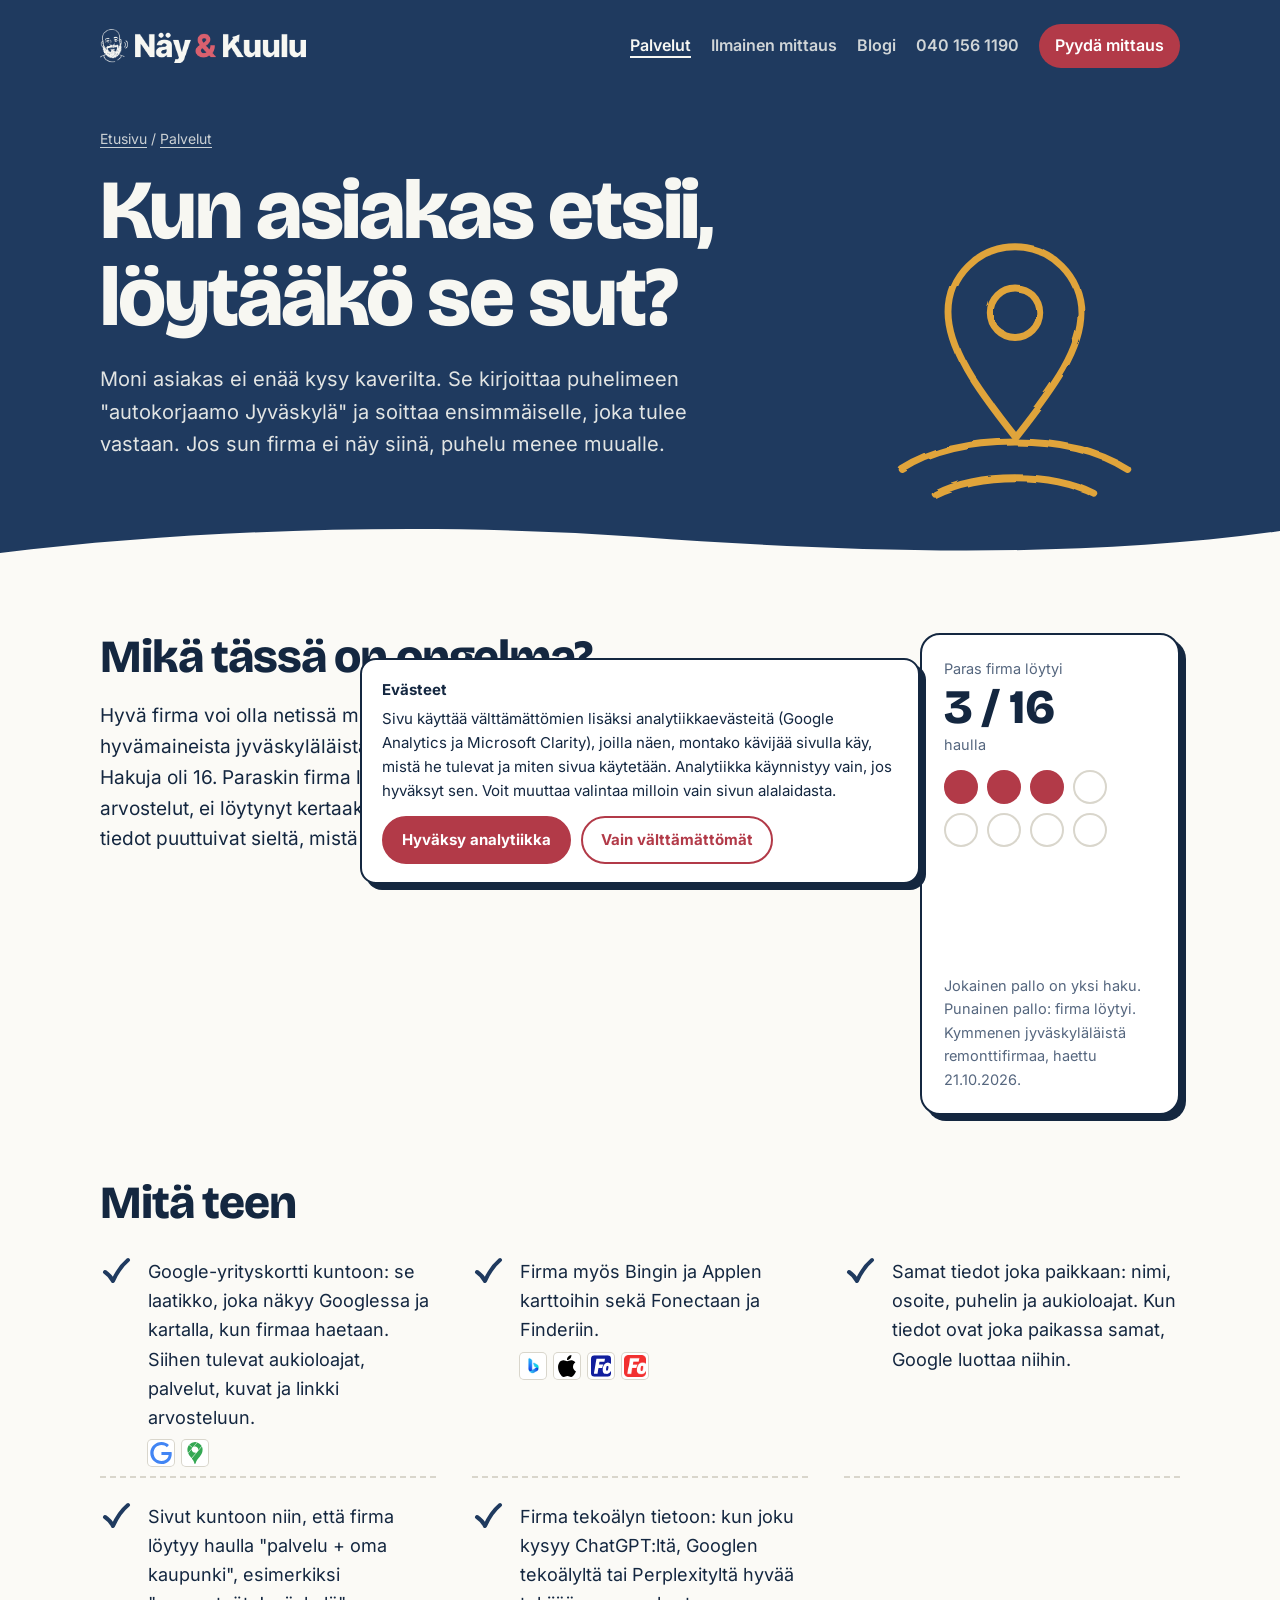
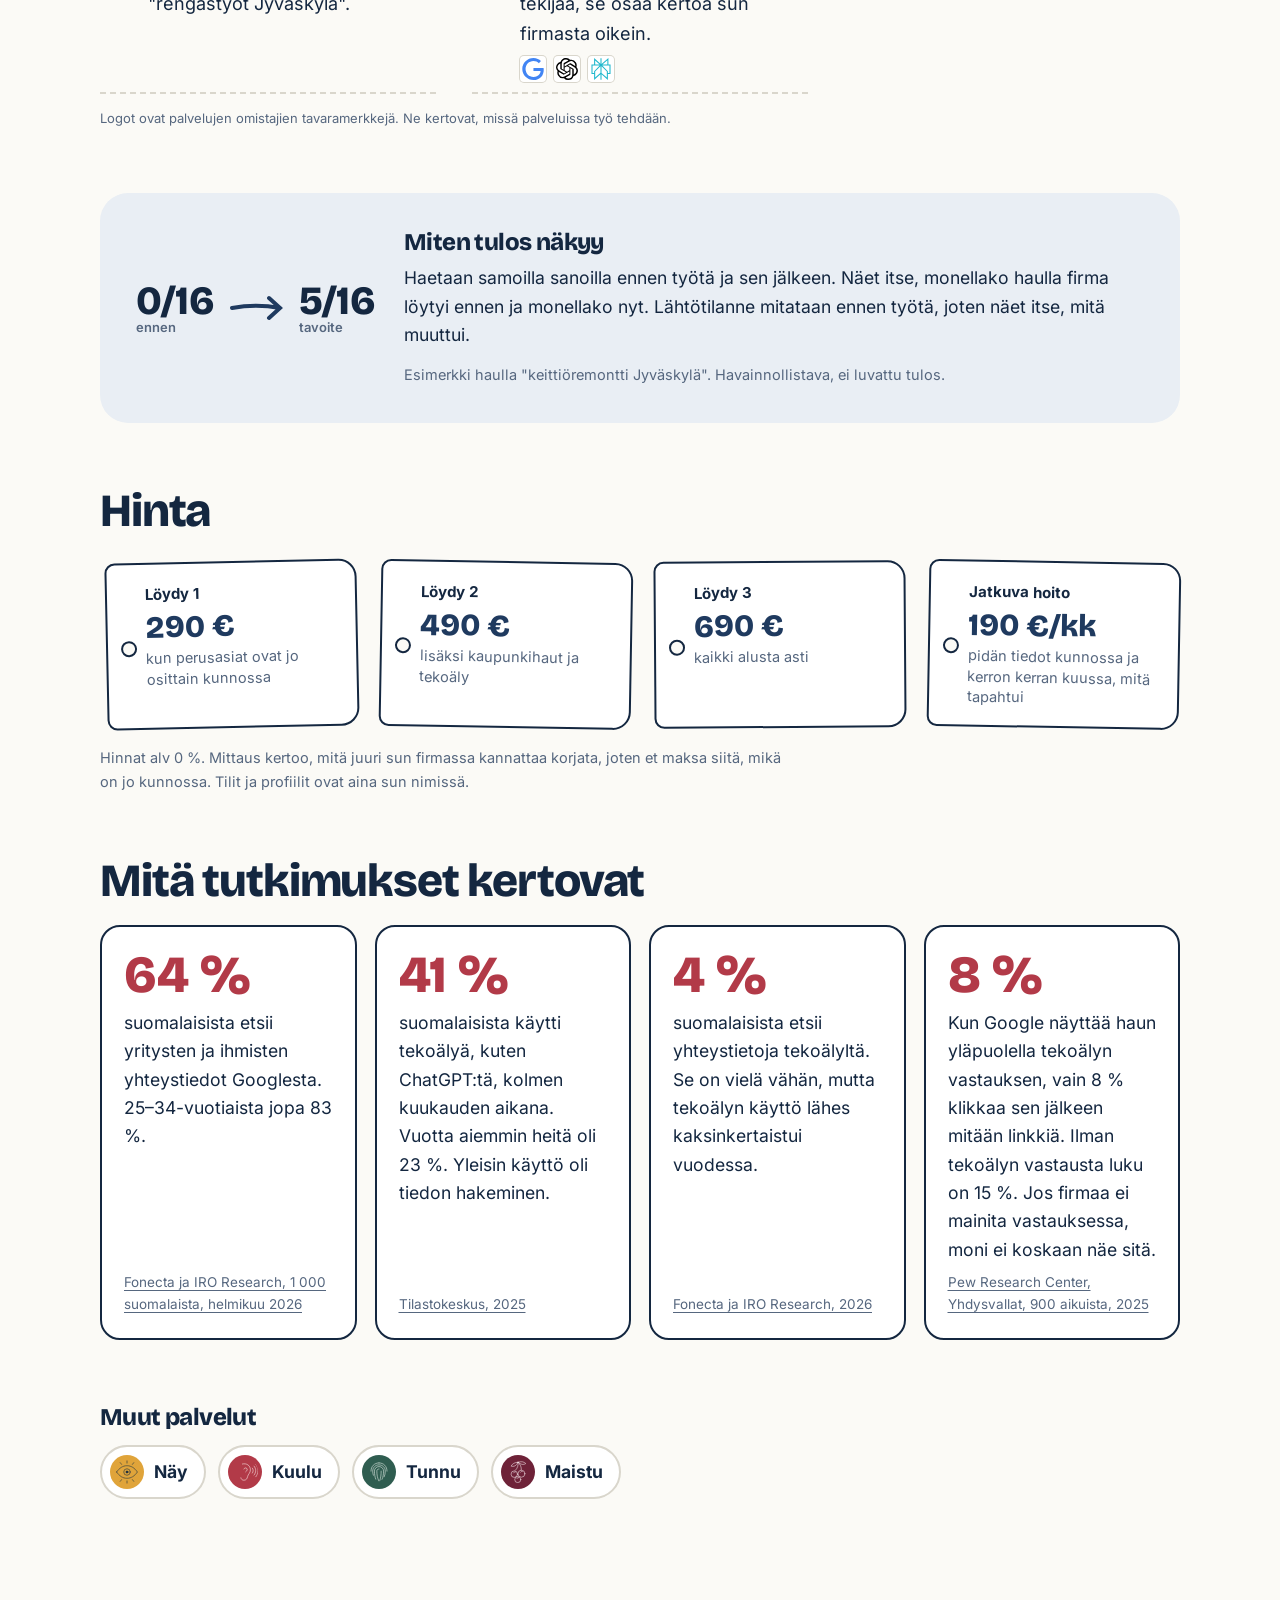
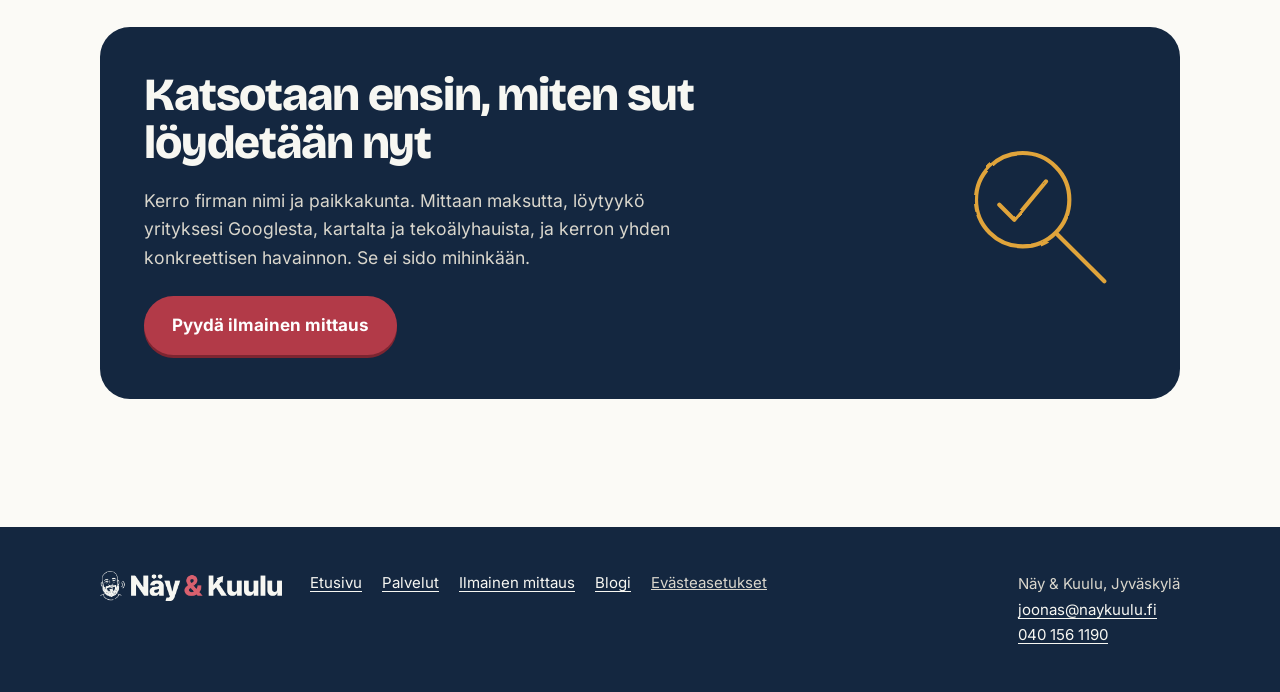
<file: palvelut/loydy/index.html>
<!doctype html>
<html lang="fi">
<head>
<meta charset="utf-8">
<meta name="viewport" content="width=device-width, initial-scale=1">
<title>Löydy: näkyvyys Googlessa ja tekoälyhauissa | Näy &amp; Kuulu</title>
<meta name="description" content="Yritysprofiili, hakemistot, paikallinen hakukoneoptimointi ja näkyvyys tekoälyhauissa kuntoon Jyväskylässä ja koko Suomessa. Lähtötilanne mitataan ensin.">
<link rel="canonical" href="https://naykuulu.fi/palvelut/loydy/">
<meta property="og:title" content="Löydy: näkyvyys Googlessa ja tekoälyhauissa | Näy &amp; Kuulu">
<meta property="og:description" content="Yritysprofiili, hakemistot, paikallinen hakukoneoptimointi ja näkyvyys tekoälyhauissa kuntoon Jyväskylässä ja koko Suomessa. Lähtötilanne mitataan ensin.">
<meta property="og:image" content="https://naykuulu.fi/jako.png">
<meta property="og:url" content="https://naykuulu.fi/palvelut/loydy/">
<meta property="og:type" content="website">
<meta name="theme-color" content="#1F3A5F">
<link rel="icon" href="/merkki_sini.png">
<link rel="stylesheet" href="/fonts/muut.css">
<style>
:root{--sini:#1F3A5F;--syva:#142740;--lumi:#F7F7F2;--koivu:#D9D6CC;--puolukka:#B23A48;--pv:#D9606E;--himmea:#56677F;--valk:#FFFFFF;
--lakka:#E0A43A;--kuusi:#2F5D50;--marja:#6E2238;--paperi:#FBFAF6}
*{box-sizing:border-box;margin:0;padding:0}
html{scroll-behavior:smooth}
body{font-family:Inter,system-ui,sans-serif;background:var(--paperi);color:var(--syva);line-height:1.62;font-size:17.5px}
a{color:inherit}
a:focus-visible,button:focus-visible{outline:3px solid var(--lakka);outline-offset:3px;border-radius:6px}
.sis{max-width:1120px;margin:0 auto;padding:0 20px}
.kapea{max-width:700px}
h1,h2,h3{font-family:'Bricolage Grotesque',Inter,sans-serif;line-height:1.04;letter-spacing:-.025em;font-weight:800}
h2{font-size:clamp(30px,4.2vw,46px);margin-bottom:20px}
h3{font-size:24px;line-height:1.15;margin-bottom:8px}
p+p{margin-top:14px}
.kasi{font-family:Caveat,cursive;font-weight:700;font-size:27px;line-height:1.1}
.nappi{display:inline-block;background:var(--puolukka);color:#fff;text-decoration:none;font-weight:700;padding:16px 28px;border-radius:999px;font-size:17px;box-shadow:0 3px 0 #7d2531}
.nappi:hover{background:#9c2f3c}
.nappi:active{transform:translateY(2px);box-shadow:0 1px 0 #7d2531}
.pieni{font-size:14.5px;color:var(--himmea)}
.piirros{display:block;width:100%;height:auto;fill:none;stroke:currentColor;stroke-width:5;stroke-linecap:round;stroke-linejoin:round}
.piirros .taysi{fill:currentColor}

/* yläosa: aistin väri, iso piirros */
.yla2{background:var(--tausta);color:var(--teksti);position:relative;overflow:hidden}
.yla2 nav{display:flex;align-items:center;justify-content:space-between;gap:16px;flex-wrap:wrap;padding:24px 0}
.yla2 nav .logo img{height:34px;display:block}
.yla2 nav .linkit{display:flex;gap:6px 20px;flex-wrap:wrap;align-items:center}
.yla2 nav .linkit a{text-decoration:none;font-weight:600;font-size:16px;opacity:.82}
.yla2 nav .linkit a:hover,.yla2 nav .linkit a[aria-current]{opacity:1;text-decoration:underline;text-underline-offset:5px;text-decoration-thickness:2px}
.yla2 nav .linkit a.ilmo{opacity:1;background:var(--puolukka);color:#fff;padding:9px 16px;border-radius:999px;text-decoration:none}
.yla2.punainen nav .linkit a.ilmo{background:var(--lumi);color:var(--syva)}
.yla2 .gr{display:grid;grid-template-columns:1.35fr .65fr;gap:32px;align-items:end;padding:36px 0 0}
.yla2 h1{font-size:clamp(40px,6.6vw,84px);margin-bottom:22px}
.yla2 .ingressi{font-size:20px;max-width:600px;opacity:.9;padding-bottom:64px}
.yla2 .kuvaa{color:var(--viiva);max-width:330px;justify-self:end;width:100%;margin-bottom:-6px}
.yla2 img.kasvo{height:auto;max-width:300px;margin-bottom:0}
.polku{font-size:14px;opacity:.8;margin-bottom:16px}.polku a{text-underline-offset:3px}
.kaari{display:block;width:100%;height:46px;color:var(--paperi);margin-top:-1px}
@media(max-width:760px){.yla2 .gr{grid-template-columns:1fr}.yla2 .kuvaa{max-width:170px;justify-self:start;order:-1;margin:0}.yla2 .ingressi{padding-bottom:40px}.yla2 nav .linkit a{font-size:15px}}

/* piirto kerran sivun latautuessa */
@media (prefers-reduced-motion:no-preference){
.yla2 .kuvaa path,.yla2 .kuvaa circle{stroke-dasharray:900;stroke-dashoffset:900;animation:piirra 1.6s cubic-bezier(.6,.1,.2,1) .15s forwards}
.yla2 .kuvaa .aalto{animation-delay:.9s}
@keyframes piirra{to{stroke-dashoffset:0}}}

section{padding:64px 0}
.vali{padding-top:0}

/* ongelma + mittausruudukko */
.ongelma{display:grid;grid-template-columns:1fr 260px;gap:48px;align-items:start}
.ongelma .teksti{font-size:19px}
.ruudukko{background:var(--valk);border:2px solid var(--syva);border-radius:20px;padding:22px;box-shadow:6px 6px 0 var(--syva)}
.ruudukko .pisteet{display:grid;grid-template-columns:repeat(4,34px);gap:9px;margin:14px 0}
.ruudukko .pisteet i{aspect-ratio:1;border-radius:50%;border:2.5px solid var(--koivu)}
.ruudukko .pisteet i.on{background:var(--puolukka);border-color:var(--puolukka)}
.ruudukko b{display:block;font-family:'Bricolage Grotesque',sans-serif;font-size:48px;line-height:1;margin:2px 0}
.ruudukko .pieni{display:block}
.ruudukko .kasi{color:var(--puolukka);font-size:24px;display:block;transform:rotate(-2deg)}
@media(max-width:760px){.ongelma{grid-template-columns:1fr}}

/* mitä teen: käsin rastitettu lista */
.tehdaan{list-style:none;display:grid;grid-template-columns:repeat(auto-fit,minmax(300px,1fr));gap:14px 36px;margin-top:8px}
.tehdaan li{position:relative;padding:10px 0 10px 48px;border-bottom:2px dashed var(--koivu);font-size:18px}
.tehdaan li svg{position:absolute;left:0;top:8px;width:32px;height:32px;fill:none;stroke:var(--vari);stroke-width:4;stroke-linecap:round;stroke-linejoin:round}

.logot{display:flex;flex-wrap:wrap;gap:8px;margin-top:8px}
.logot img{width:22px;height:22px;object-fit:contain;border-radius:4px;background:#fff;padding:2px;box-sizing:content-box;box-shadow:0 0 0 1px var(--koivu)}
.logorivi{display:flex;flex-wrap:wrap;gap:10px 18px;margin:0 0 26px}
.logorivi span{display:flex;align-items:center;gap:8px;font-weight:600;font-size:15px}
.logorivi img{width:26px;height:26px;object-fit:contain}
.tavaramerkki{font-size:13px;color:var(--himmea);margin-top:14px}
.tiedot{display:grid;grid-template-columns:repeat(auto-fit,minmax(240px,1fr));gap:18px}
.tieto{background:var(--valk);border:2px solid var(--syva);border-radius:20px;padding:22px;display:flex;flex-direction:column;gap:8px}
.tieto b{font-family:'Bricolage Grotesque',sans-serif;font-size:52px;line-height:1;color:var(--puolukka)}
.tieto p{flex:1}
.tieto a{font-size:13.5px;color:var(--himmea);text-underline-offset:3px}
.graafi .palkit{margin:16px 0 6px}
.graafi .akseli{position:relative;display:grid;gap:8px;padding:6px 0}
.graafi .palkki{height:22px;border-radius:0 4px 4px 0;background:var(--puolukka)}
.graafi .palkki.hyva{background:#3E8E5E}
.graafi .raja{position:absolute;top:0;bottom:0;width:0;border-left:2px dashed var(--himmea)}
.graafi .asteikko{position:relative;height:16px;font-size:12px;color:var(--himmea)}
.graafi .asteikko em{position:absolute;transform:translateX(-50%);font-style:normal;white-space:nowrap}
.graafi .asteikko em:last-child{transform:translateX(-100%)}
.graafi .selite{display:flex;flex-wrap:wrap;gap:4px 14px;font-size:13px;color:var(--himmea);margin-top:6px}
.graafi .selite i{display:inline-block;width:10px;height:10px;border-radius:2px;margin-right:5px;vertical-align:middle}
.graafi .selite i.m{background:var(--puolukka)}.graafi .selite i.h{background:#3E8E5E}
.serp{list-style:none;display:grid;gap:6px;margin:12px 0;font-size:14px}
.serp li{border:2px solid var(--koivu);border-radius:8px;padding:7px 10px}
.serp li em{display:block;font-style:normal;font-size:11.5px;font-weight:700;color:var(--himmea)}
.serp li.mainos{background:#F3F1EA}
.serp li.kartta{background:#E9EEF4;border-color:#C8D3E0}
.serp li.sina{border:2px dashed var(--puolukka);color:var(--puolukka);font-weight:700;opacity:.75}
.vuosi{display:grid;grid-template-columns:18px 1fr;gap:6px 8px;align-items:center;margin:14px 0 8px}
.vuosi>span{font-weight:800;font-size:14px}
.vuosi>div{display:grid;grid-template-columns:repeat(12,1fr);gap:3px}
.vuosi i{aspect-ratio:1;border-radius:50%;border:2px solid var(--koivu)}
.vuosi i.on{background:var(--puolukka);border-color:var(--puolukka)}
.vuosi .kk em{font-style:normal;font-size:10px;color:var(--himmea);text-align:center}
.polku2{list-style:none;display:grid;gap:0;margin:12px 0}
.polku2 li{position:relative;padding:8px 0 12px 26px;border-left:3px solid var(--koivu);margin-left:8px}
.polku2 li:before{content:"";position:absolute;left:-9px;top:10px;width:14px;height:14px;border-radius:50%;background:var(--paperi);border:3px solid var(--puolukka)}
.polku2 li:first-child:before{border-color:var(--koivu)}
.polku2 li:last-child{border-left-color:transparent}
.graafi .polku2 b{display:block;font-family:Inter,sans-serif;font-size:16px;font-weight:700;margin:0;line-height:1.3}.polku2 span{font-size:13.5px;color:var(--himmea)}
.hakukentta{display:flex;align-items:center;gap:8px;border:2px solid var(--koivu);border-radius:999px;padding:8px 14px;margin:6px 0 10px;font-size:15px;background:#fff;min-height:42px}
.hakukentta svg{width:18px;height:18px;fill:none;stroke:var(--himmea);stroke-width:2.5;stroke-linecap:round;flex:none}
.js-vieri .vieri [data-k]{opacity:0;transform:translateY(6px);transition:opacity .25s,transform .25s}
.js-vieri .vieri [data-k].nak{opacity:1;transform:none}
.js-vieri .vieri .kirjoittaa:after{content:"";display:inline-block;width:2px;height:1.1em;margin-left:2px;vertical-align:-2px;background:var(--puolukka);animation:vilkku 1s steps(1) infinite}
@keyframes vilkku{50%{opacity:0}}
/* tulos */
.tulos{background:var(--vaalea);border-radius:28px;padding:36px;display:grid;grid-template-columns:auto 1fr;gap:28px;align-items:center}
.tulos .ee{display:flex;align-items:center;gap:14px;font-family:'Bricolage Grotesque',sans-serif;font-weight:800;font-size:40px;line-height:1}
.tulos .ee small{display:block;font-family:Inter,sans-serif;font-size:13px;font-weight:600;color:var(--himmea);letter-spacing:0}
.tulos .ee svg{width:56px;height:30px;fill:none;stroke:var(--vari);stroke-width:4;stroke-linecap:round}
@media(max-width:760px){.tulos{grid-template-columns:1fr;padding:26px}}

/* hintalaput */
.laput{display:flex;flex-wrap:wrap;gap:26px 22px;margin:26px 0 18px;padding-left:6px}
.lappu{position:relative;background:var(--valk);border:2px solid var(--syva);border-radius:10px 18px 18px 10px;padding:18px 22px 18px 38px;min-width:220px;max-width:300px;flex:1 1 220px;transform:rotate(var(--k,-1.2deg))}
.lappu:nth-child(2n){--k:1deg}.lappu:nth-child(3n){--k:-.4deg}
.lappu:before{content:"";position:absolute;left:13px;top:50%;width:12px;height:12px;margin-top:-6px;border-radius:50%;border:2px solid var(--syva);background:var(--paperi)}
.lappu b{display:block;font-size:15px}
.lappu .h{display:block;font-family:'Bricolage Grotesque',sans-serif;font-weight:800;font-size:31px;line-height:1.1;color:var(--vari);margin:4px 0}
.lappu span{font-size:14.5px;color:var(--himmea);display:block;line-height:1.4}

/* muut aistit */
.aistit{display:flex;flex-wrap:wrap;gap:12px;margin-top:14px}
.aistit a{display:flex;align-items:center;gap:10px;text-decoration:none;font-weight:700;padding:8px 16px 8px 8px;border-radius:999px;background:var(--valk);border:2px solid var(--koivu)}
.aistit a svg{width:34px;height:34px;padding:4px;border-radius:50%;background:var(--av);color:var(--ai)}
.aistit a:hover{border-color:var(--syva)}

/* kehotus */
.cta2{background:var(--syva);color:var(--lumi);border-radius:30px;padding:44px;display:grid;grid-template-columns:1fr 200px;gap:28px;align-items:center;position:relative;overflow:hidden}
.cta2 h2{color:var(--lumi)}.cta2 p{color:var(--koivu);margin-bottom:24px;max-width:560px}
.cta2 .kuvaa{color:var(--lakka)}
@media(max-width:760px){.cta2{grid-template-columns:1fr;padding:30px 24px}.cta2 .kuvaa{max-width:120px;order:-1}}

/* palvelujen mosaiikki */
.mosaiikki{display:grid;grid-template-columns:repeat(6,1fr);gap:18px}
.laatta{grid-column:span 2;background:var(--av);color:var(--ai);border-radius:26px;padding:28px;text-decoration:none;display:flex;flex-direction:column;gap:10px;min-height:300px;position:relative;overflow:hidden}
.laatta.iso{grid-column:span 4;min-height:380px}
.laatta h3{font-size:clamp(34px,4vw,52px)}
.laatta p{max-width:420px;opacity:.92}
.laatta .piirros{position:absolute;right:-18px;bottom:-22px;width:46%;max-width:220px;opacity:.95}
.laatta.iso .piirros{max-width:290px}
.laatta .mene{max-width:62%;margin-top:auto;font-weight:700;text-decoration:underline;text-underline-offset:5px;position:relative}
.laatta .kasi{position:relative}
.laatta:hover{filter:brightness(1.06)}
@media(max-width:860px){.mosaiikki{grid-template-columns:1fr}.laatta,.laatta.iso{grid-column:auto;min-height:250px}.laatta p,.laatta .mene{max-width:62%}.laatta .piirros,.laatta.iso .piirros{width:36%;max-width:150px;right:-8px;bottom:-12px}}

/* mittauskortti */
.kortti2{background:var(--valk);border:2px solid var(--syva);border-radius:22px;box-shadow:8px 8px 0 var(--syva);padding:26px;max-width:520px}
.kortti2 header{display:flex;justify-content:space-between;align-items:baseline;gap:10px;border-bottom:2px dashed var(--koivu);padding-bottom:12px;margin-bottom:6px}
.kortti2 header b{font-family:'Bricolage Grotesque',sans-serif;font-size:22px}
.rivi2{display:grid;grid-template-columns:22px 1fr;gap:12px;padding:10px 0;border-bottom:1px solid #ECEAE3;align-items:start}
.rivi2:last-child{border-bottom:0}
.rivi2 i{width:18px;height:18px;border-radius:50%;margin-top:4px}
.rivi2 i.v{background:#3E8E5E}.rivi2 i.k{background:var(--lakka)}.rivi2 i.p{background:var(--puolukka)}
.rivi2 span{display:block;font-size:14.5px;color:var(--himmea)}
.mittauskaksi{display:grid;grid-template-columns:1fr 1fr;gap:48px;align-items:start}
@media(max-width:860px){.mittauskaksi{grid-template-columns:1fr}}
.kohdat{list-style:none;columns:2;column-gap:36px}
.kohdat li{break-inside:avoid;padding:12px 0;border-bottom:2px dashed var(--koivu)}
.kohdat li b{display:block}
@media(max-width:700px){.kohdat{columns:1}}
.askeleet{list-style:none;counter-reset:a;display:grid;grid-template-columns:repeat(3,1fr);gap:22px;margin-top:10px}
.askeleet li{counter-increment:a;background:var(--valk);border-radius:20px;padding:24px;border:2px solid var(--koivu)}
.askeleet li:before{content:counter(a);display:block;font-family:'Bricolage Grotesque',sans-serif;font-weight:800;font-size:46px;line-height:1;color:var(--puolukka);margin-bottom:8px}
@media(max-width:760px){.askeleet{grid-template-columns:1fr}}

/* blogi */
.artikkeli{font-size:18.5px}
.artikkeli h2{font-size:clamp(28px,3.4vw,38px);margin:48px 0 14px}
.artikkeli p,.artikkeli ul,.artikkeli ol{margin-bottom:16px}
.artikkeli ul,.artikkeli ol{padding-left:26px}
.artikkeli li{margin-bottom:8px}
.artikkeli .meta{font-size:15px;color:var(--himmea);margin-bottom:8px}
.artikkeli a{text-decoration-color:var(--puolukka);text-decoration-thickness:2px;text-underline-offset:3px}
.nosto{font-family:Caveat,cursive;font-weight:700;font-size:34px;line-height:1.15;color:var(--puolukka);margin:34px 0;padding-left:22px;border-left:5px solid var(--puolukka);transform:rotate(-.6deg)}
table.taulu{border-collapse:collapse;width:100%;margin:18px 0 24px;background:var(--valk);border:2px solid var(--syva);border-radius:14px;overflow:hidden;font-size:16.5px}
table.taulu th,table.taulu td{text-align:left;padding:12px 16px;border-bottom:1px solid var(--koivu);vertical-align:top}
table.taulu th{background:var(--koivu);font-weight:700}
.bloglista{display:grid;gap:18px}
.bloglista a{display:grid;grid-template-columns:120px 1fr;gap:22px;align-items:center;background:var(--valk);border:2px solid var(--syva);border-radius:22px;padding:22px;text-decoration:none;box-shadow:5px 5px 0 var(--syva)}
.bloglista a .piirros{color:var(--puolukka)}
.bloglista a b{font-family:'Bricolage Grotesque',sans-serif;font-size:26px;line-height:1.1;display:block;margin-bottom:6px}
.bloglista a span{color:var(--himmea)}
@media(max-width:600px){.bloglista a{grid-template-columns:1fr}.bloglista a .piirros{width:80px}}

footer.ala2{background:var(--syva);color:var(--koivu);padding:44px 0;font-size:15px;margin-top:64px}
footer.ala2 .sis{display:grid;grid-template-columns:auto 1fr auto;gap:28px;align-items:start}
footer.ala2 img{height:30px}
footer.ala2 nav{display:flex;flex-wrap:wrap;gap:8px 20px}
footer.ala2 a{color:var(--lumi);text-underline-offset:3px}
footer.ala2 address{font-style:normal;line-height:1.7}
footer button.evalinkki{background:none;border:0;color:inherit;font:inherit;text-decoration:underline;cursor:pointer;padding:0}
@media(max-width:760px){footer.ala2 .sis{grid-template-columns:1fr}}
.eva{position:fixed;left:16px;right:16px;bottom:16px;max-width:560px;margin:0 auto;background:var(--valk);color:var(--syva);border:2px solid var(--syva);border-radius:16px;box-shadow:6px 6px 0 var(--syva);padding:18px 20px;font-size:15px;z-index:50;display:none}
.eva b{display:block;margin-bottom:4px}
.eva .napit{display:flex;gap:10px;flex-wrap:wrap;margin-top:12px}
.eva button{font:inherit;font-weight:700;border-radius:999px;padding:10px 18px;cursor:pointer;border:2px solid var(--puolukka)}
.eva .hy{background:var(--puolukka);color:var(--valk)}
.eva .ei{background:transparent;color:var(--puolukka)}
@media print{.eva{display:none!important}.yla2 .kuvaa path,.yla2 .kuvaa circle{stroke-dashoffset:0!important;animation:none!important}}
</style>
<script type="application/ld+json">
{
 "@context": "https://schema.org",
 "@graph": [
  {
   "@type": "ProfessionalService",
   "@id": "https://naykuulu.fi/#yritys",
   "name": "Näy & Kuulu",
   "url": "https://naykuulu.fi/",
   "logo": "https://naykuulu.fi/merkki_sini.png",
   "image": "https://naykuulu.fi/jako.png",
   "description": "Näy & Kuulu laittaa yrityksen näkyvyyden kuntoon Googlessa, kartalla ja tekoälyhauissa ja näyttää tuloksen luvuin. Lähtötilanne mitataan maksutta ennen työtä.",
   "slogan": "Sinut löydetään, nähdään ja kuullaan.",
   "telephone": "+358401561190",
   "email": "joonas@naykuulu.fi",
   "founder": {
    "@type": "Person",
    "name": "Joonas Mähönen"
   },
   "address": {
    "@type": "PostalAddress",
    "addressLocality": "Jyväskylä",
    "addressRegion": "Keski-Suomi",
    "addressCountry": "FI"
   },
   "areaServed": [
    {
     "@type": "City",
     "name": "Jyväskylä"
    },
    {
     "@type": "AdministrativeArea",
     "name": "Keski-Suomi"
    },
    {
     "@type": "Country",
     "name": "Suomi"
    }
   ],
   "knowsLanguage": "fi",
   "knowsAbout": [
    "hakukoneoptimointi",
    "SEO",
    "GEO",
    "näkyvyys tekoälyhauissa",
    "Google-yritysprofiili",
    "paikallinen näkyvyys",
    "sosiaalinen media",
    "Google-mainonta"
   ]
  },
  {
   "@type": "Service",
   "@id": "https://naykuulu.fi/palvelut/loydy/#palvelu",
   "name": "Löydy: löytyminen Googlesta, kartalta ja tekoälyltä",
   "serviceType": "löytyminen Googlesta, kartalta ja tekoälyltä",
   "description": "Yritysprofiili, hakemistot, paikallinen hakukoneoptimointi ja näkyvyys tekoälyhauissa kuntoon Jyväskylässä ja koko Suomessa. Lähtötilanne mitataan ensin.",
   "provider": {
    "@id": "https://naykuulu.fi/#yritys"
   },
   "areaServed": [
    {
     "@type": "City",
     "name": "Jyväskylä"
    },
    {
     "@type": "AdministrativeArea",
     "name": "Keski-Suomi"
    },
    {
     "@type": "Country",
     "name": "Suomi"
    }
   ],
   "offers": [
    {
     "@type": "Offer",
     "name": "Löydy 1",
     "description": "kun perusasiat ovat jo osittain kunnossa",
     "priceCurrency": "EUR",
     "price": "290"
    },
    {
     "@type": "Offer",
     "name": "Löydy 2",
     "description": "lisäksi kaupunkihaut ja tekoäly",
     "priceCurrency": "EUR",
     "price": "490"
    },
    {
     "@type": "Offer",
     "name": "Löydy 3",
     "description": "kaikki alusta asti",
     "priceCurrency": "EUR",
     "price": "690"
    },
    {
     "@type": "Offer",
     "name": "Jatkuva hoito",
     "description": "pidän tiedot kunnossa ja kerron kerran kuussa, mitä tapahtui",
     "priceCurrency": "EUR",
     "price": "190"
    }
   ]
  },
  {
   "@type": "BreadcrumbList",
   "itemListElement": [
    {
     "@type": "ListItem",
     "position": 1,
     "name": "Etusivu",
     "item": "https://naykuulu.fi/"
    },
    {
     "@type": "ListItem",
     "position": 2,
     "name": "Palvelut",
     "item": "https://naykuulu.fi/palvelut/"
    },
    {
     "@type": "ListItem",
     "position": 3,
     "name": "Kun asiakas etsii, löytääkö se sut?",
     "item": "https://naykuulu.fi/palvelut/loydy/"
    }
   ]
  }
 ]
}
</script>
</head>
<body>
<svg width="0" height="0" style="position:absolute" aria-hidden="true"><filter id="muste"><feTurbulence type="fractalNoise" baseFrequency="0.035" numOctaves="2" seed="7"/><feDisplacementMap in="SourceGraphic" scale="3.2"/></filter></svg>
<header class="yla2" style="--tausta:#1F3A5F;--teksti:#F7F7F2;--viiva:#E0A43A"><div class="sis">
<nav aria-label="Päävalikko"><a class="logo" href="/"><img src="/logo_vaaka_vaalea.png" alt="Näy &amp; Kuulu, etusivulle" width="206" height="34"></a><span class="linkit"><a href="/palvelut/" aria-current="page">Palvelut</a><a href="/mittaus/">Ilmainen mittaus</a><a href="/blogi/">Blogi</a><a href="tel:+358401561190">040 156 1190</a><a class="ilmo" href="/mittaus/">Pyydä mittaus</a></span></nav>
<div class="gr"><div><div class="polku"><a href="/">Etusivu</a> / <a href="/palvelut/">Palvelut</a></div><h1>Kun asiakas etsii, löytääkö se sut?</h1><p class="ingressi">Moni asiakas ei enää kysy kaverilta. Se kirjoittaa puhelimeen &quot;autokorjaamo Jyväskylä&quot; ja soittaa ensimmäiselle, joka tulee vastaan. Jos sun firma ei näy siinä, puhelu menee muualle.</p></div><svg class="piirros kuvaa" viewBox="0 0 240 240" aria-hidden="true" focusable="false"><g filter="url(#muste)"><path class="aalto" d="M38 196c22-14 50-20 82-20s60 6 82 20"/><path class="aalto" d="M62 214c16-8 36-12 58-12s42 4 58 12"/>
<path d="M120 172c-30-38-48-64-48-90a48 48 0 0 1 96 0c0 26-18 52-48 90z"/><circle cx="120" cy="82" r="18"/></g></svg></div>
</div><svg class="kaari" viewBox="0 0 1200 46" preserveAspectRatio="none" aria-hidden="true"><path d="M0 46V30C200 4 420 0 600 14s400 24 600-6v38z" fill="currentColor"/></svg></header>
<main>
<section><div class="sis"><div class="ongelma"><div class="teksti"><h2>Mikä tässä on ongelma?</h2><p>Hyvä firma voi olla netissä melkein näkymätön. Haimme kymmentä vanhaa ja hyvämaineista jyväskyläläistä remonttifirmaa samoilla sanoilla, joilla asiakas hakisi. Hakuja oli 16. Paraskin firma löytyi vain kolmella. Yksi firma, jolla oli erinomaiset arvostelut, ei löytynyt kertaakaan. Vika ei ollut työn laadussa, vaan siinä, että firman tiedot puuttuivat sieltä, mistä asiakas etsii.</p></div><div class="ruudukko vieri" role="img" aria-label="Paras firma löytyi kolmella haulla kuudestatoista"><span class="pieni">Paras firma löytyi</span><b data-luku="3" data-k0="0.08" data-k1="0.2" data-jalki=" / 16">3 / 16</b><span class="pieni">haulla</span><div class="pisteet"><i class="on" data-k="0.08"></i><i class="on" data-k="0.12"></i><i class="on" data-k="0.16"></i><i data-k="0.20"></i><i data-k="0.24"></i><i data-k="0.28"></i><i data-k="0.32"></i><i data-k="0.36"></i><i data-k="0.40"></i><i data-k="0.44"></i><i data-k="0.48"></i><i data-k="0.52"></i><i data-k="0.56"></i><i data-k="0.60"></i><i data-k="0.64"></i><i data-k="0.68"></i></div><span class="kasi" data-k="0.78">ja tää oli se paras!</span><span class="pieni">Jokainen pallo on yksi haku. Punainen pallo: firma löytyi. Kymmenen jyväskyläläistä remonttifirmaa, haettu 21.10.2026.</span></div></div></div></section>
<section class="vali" style="--vari:#1F3A5F"><div class="sis"><h2>Mitä teen</h2><ul class="tehdaan"><li><svg viewBox="0 0 32 32" aria-hidden="true"><path d="M5 17c3 2 6 5 8 9 4-9 9-16 15-21"/></svg>Google-yrityskortti kuntoon: se laatikko, joka näkyy Googlessa ja kartalla, kun firmaa haetaan. Siihen tulevat aukioloajat, palvelut, kuvat ja linkki arvosteluun.<span class="logot"><img src="/logot/google.svg" alt="Google" title="Google" width="22" height="22" loading="lazy"><img src="/logot/googlemaps.svg" alt="Google Maps" title="Google Maps" width="22" height="22" loading="lazy"></span></li><li><svg viewBox="0 0 32 32" aria-hidden="true"><path d="M5 17c3 2 6 5 8 9 4-9 9-16 15-21"/></svg>Firma myös Bingin ja Applen karttoihin sekä Fonectaan ja Finderiin.<span class="logot"><img src="/logot/bing.png" alt="Bing" title="Bing" width="22" height="22" loading="lazy"><img src="/logot/apple.svg" alt="Apple Maps" title="Apple Maps" width="22" height="22" loading="lazy"><img src="/logot/fonecta.svg" alt="Fonecta" title="Fonecta" width="22" height="22" loading="lazy"><img src="/logot/finder.png" alt="Finder" title="Finder" width="22" height="22" loading="lazy"></span></li><li><svg viewBox="0 0 32 32" aria-hidden="true"><path d="M5 17c3 2 6 5 8 9 4-9 9-16 15-21"/></svg>Samat tiedot joka paikkaan: nimi, osoite, puhelin ja aukioloajat. Kun tiedot ovat joka paikassa samat, Google luottaa niihin.</li><li><svg viewBox="0 0 32 32" aria-hidden="true"><path d="M5 17c3 2 6 5 8 9 4-9 9-16 15-21"/></svg>Sivut kuntoon niin, että firma löytyy haulla &quot;palvelu + oma kaupunki&quot;, esimerkiksi &quot;rengastyöt Jyväskylä&quot;.</li><li><svg viewBox="0 0 32 32" aria-hidden="true"><path d="M5 17c3 2 6 5 8 9 4-9 9-16 15-21"/></svg>Firma tekoälyn tietoon: kun joku kysyy ChatGPT:ltä, Googlen tekoälyltä tai Perplexityltä hyvää tekijää, se osaa kertoa sun firmasta oikein.<span class="logot"><img src="/logot/google.svg" alt="Google" title="Google" width="22" height="22" loading="lazy"><img src="/logot/openai.svg" alt="ChatGPT" title="ChatGPT" width="22" height="22" loading="lazy"><img src="/logot/perplexity.svg" alt="Perplexity" title="Perplexity" width="22" height="22" loading="lazy"></span></li></ul><p class="tavaramerkki">Logot ovat palvelujen omistajien tavaramerkkejä. Ne kertovat, missä palveluissa työ tehdään.</p></div></section>
<section class="vali" style="--vari:#1F3A5F;--vaalea:#E9EEF4"><div class="sis"><div class="tulos"><div class="ee"><span>0/16<small>ennen</small></span><svg viewBox="0 0 56 30" aria-hidden="true"><path d="M3 15c16-3 32-3 48 0M40 5l11 10-11 10"/></svg><span>5/16<small>tavoite</small></span></div><div><h3>Miten tulos näkyy</h3><p>Haetaan samoilla sanoilla ennen työtä ja sen jälkeen. Näet itse, monellako haulla firma löytyi ennen ja monellako nyt. Lähtötilanne mitataan ennen työtä, joten näet itse, mitä muuttui.</p><p class="pieni">Esimerkki haulla "keittiöremontti Jyväskylä". Havainnollistava, ei luvattu tulos.</p></div></div></div></section>
<section class="vali" style="--vari:#1F3A5F"><div class="sis"><h2>Hinta</h2><div class="laput"><div class="lappu"><b>Löydy 1</b><span class="h">290&nbsp;€</span><span>kun perusasiat ovat jo osittain kunnossa</span></div><div class="lappu"><b>Löydy 2</b><span class="h">490&nbsp;€</span><span>lisäksi kaupunkihaut ja tekoäly</span></div><div class="lappu"><b>Löydy 3</b><span class="h">690&nbsp;€</span><span>kaikki alusta asti</span></div><div class="lappu"><b>Jatkuva hoito</b><span class="h">190&nbsp;€/kk</span><span>pidän tiedot kunnossa ja kerron kerran kuussa, mitä tapahtui</span></div></div><p class="pieni kapea">Hinnat alv 0 %. Mittaus kertoo, mitä juuri sun firmassa kannattaa korjata, joten et maksa siitä, mikä on jo kunnossa. Tilit ja profiilit ovat aina sun nimissä.</p></div></section>
<section class="vali"><div class="sis"><h2>Mitä tutkimukset kertovat</h2><div class="tiedot"><div class="tieto"><b>64 %</b><p>suomalaisista etsii yritysten ja ihmisten yhteystiedot Googlesta. 25–34-vuotiaista jopa 83 %.</p><a href="https://www.fonecta.fi/ajankohtaista/google-on-suomalaisille-tarkein-kanava-yhteystietojen-etsimisessa-hakukanavien-valinnassa-korostuu-luotettavuus" target="_blank" rel="noopener">Fonecta ja IRO Research, 1 000 suomalaista, helmikuu 2026</a></div><div class="tieto"><b>41 %</b><p>suomalaisista käytti tekoälyä, kuten ChatGPT:tä, kolmen kuukauden aikana. Vuotta aiemmin heitä oli 23 %. Yleisin käyttö oli tiedon hakeminen.</p><a href="https://stat.fi/julkaisu/cmh32zpp67l1z07w6yfukiiqd" target="_blank" rel="noopener">Tilastokeskus, 2025</a></div><div class="tieto"><b>4 %</b><p>suomalaisista etsii yhteystietoja tekoälyltä. Se on vielä vähän, mutta tekoälyn käyttö lähes kaksinkertaistui vuodessa.</p><a href="https://www.fonecta.fi/ajankohtaista/google-on-suomalaisille-tarkein-kanava-yhteystietojen-etsimisessa-hakukanavien-valinnassa-korostuu-luotettavuus" target="_blank" rel="noopener">Fonecta ja IRO Research, 2026</a></div><div class="tieto"><b>8 %</b><p>Kun Google näyttää haun yläpuolella tekoälyn vastauksen, vain 8 % klikkaa sen jälkeen mitään linkkiä. Ilman tekoälyn vastausta luku on 15 %. Jos firmaa ei mainita vastauksessa, moni ei koskaan näe sitä.</p><a href="https://www.pewresearch.org/short-reads/2025/07/22/google-users-are-less-likely-to-click-on-links-when-an-ai-summary-appears-in-the-results/" target="_blank" rel="noopener">Pew Research Center, Yhdysvallat, 900 aikuista, 2025</a></div></div></div></section>
<section class="vali"><div class="sis"><h3>Muut palvelut</h3><div class="aistit"><a href="/palvelut/nay/" style="--av:#E0A43A;--ai:#142740"><svg class="piirros" viewBox="0 0 240 240" aria-hidden="true" focusable="false"><g filter="url(#muste)"><path d="M24 120c26-38 58-58 96-58s70 20 96 58c-26 38-58 58-96 58s-70-20-96-58z"/><circle cx="120" cy="120" r="30"/><circle cx="120" cy="120" r="10" class="taysi"/>
<path class="aalto" d="M120 18v20M58 34l12 16M182 34l-12 16M120 222v-20M58 206l12-16M182 206l-12-16"/></g></svg>Näy</a><a href="/palvelut/kuulu/" style="--av:#B23A48;--ai:#FFF6F2"><svg class="piirros" viewBox="0 0 240 240" aria-hidden="true" focusable="false"><g filter="url(#muste)"><path d="M96 46c38-10 74 14 74 54 0 30-22 40-26 62-4 20-14 34-34 34-16 0-26-10-28-22"/><path d="M110 92c4-14 26-14 30 2 3 12-8 18-14 24"/>
<path class="aalto" d="M188 84c10 12 10 34 0 46"/><path class="aalto" d="M204 66c20 24 20 58 0 82"/><path class="aalto" d="M220 50c28 34 28 80 0 114"/></g></svg>Kuulu</a><a href="/palvelut/tunnu/" style="--av:#2F5D50;--ai:#F2F7F3"><svg class="piirros" viewBox="0 0 240 240" aria-hidden="true" focusable="false"><g filter="url(#muste)"><path d="M120 36c-44 0-74 32-74 76"/><path d="M194 112c0-44-30-76-74-76"/><path d="M68 150c-4-12-6-24-6-38 0-34 26-58 58-58s58 24 58 58c0 20-4 38-10 52"/>
<path d="M90 186c-8-22-12-46-12-74 0-24 18-42 42-42s42 18 42 42c0 28-4 54-14 76"/><path d="M120 92c-12 0-20 8-20 20 0 34 6 64 18 90"/><path d="M140 112c0 34-4 62-12 86"/></g></svg>Tunnu</a><a href="/palvelut/maistu/" style="--av:#6E2238;--ai:#FBEFF2"><svg class="piirros" viewBox="0 0 240 240" aria-hidden="true" focusable="false"><g filter="url(#muste)"><path d="M120 30c4 30-4 54-24 74"/><path d="M120 30c22 20 34 44 30 72"/><path d="M120 30c-30 0-52 14-64 36 26 6 48 0 64-36z"/><path d="M122 30c26-10 52-6 70 12-22 14-46 10-70-12z"/>
<circle cx="86" cy="140" r="30"/><circle cx="152" cy="136" r="32"/><circle cx="118" cy="190" r="28"/><path class="aalto" d="M78 128c4-6 10-8 16-8M144 122c4-6 10-8 16-8M110 180c4-6 10-8 16-8"/></g></svg>Maistu</a></div></div></section>
<section><div class="sis"><div class="cta2"><div><h2>Katsotaan ensin, miten sut löydetään nyt</h2><p>Kerro firman nimi ja paikkakunta. Mittaan maksutta, löytyykö yrityksesi Googlesta, kartalta ja tekoälyhauista, ja kerron yhden konkreettisen havainnon. Se ei sido mihinkään.</p><a class="nappi" href="https://docs.google.com/forms/d/e/1FAIpQLSdQ899hPGrsLPNvacFHOvFxhM9YdgB2-9FwwTz6n1oB_IQjag/viewform" target="_blank" rel="noopener">Pyydä ilmainen mittaus</a></div><svg class="piirros kuvaa" viewBox="0 0 240 240" aria-hidden="true" focusable="false"><g filter="url(#muste)"><circle cx="104" cy="104" r="56"/><path d="M146 146l56 56"/><path class="aalto" d="M76 110l18 18 38-46"/></g></svg></div></div></section>
</main>
<footer class="ala2"><div class="sis">
<img src="/logo_vaaka_vaalea.png" alt="Näy &amp; Kuulu" width="182" height="30">
<nav aria-label="Alavalikko"><a href="/">Etusivu</a><a href="/palvelut/">Palvelut</a><a href="/mittaus/">Ilmainen mittaus</a><a href="/blogi/">Blogi</a><button class="evalinkki" id="eva_auki">Evästeasetukset</button></nav>
<address>Näy &amp; Kuulu, Jyväskylä<br><a href="mailto:joonas@naykuulu.fi">joonas@naykuulu.fi</a><br><a href="tel:+358401561190">040 156 1190</a></address>
</div></footer>
<div class="eva" id="eva" role="dialog" aria-label="Evästeet">
  <b>Evästeet</b>
  Sivu käyttää välttämättömien lisäksi analytiikkaevästeitä (Google Analytics ja Microsoft Clarity), joilla näen, montako kävijää sivulla käy, mistä he tulevat ja miten sivua käytetään. Analytiikka käynnistyy vain, jos hyväksyt sen. Voit muuttaa valintaa milloin vain sivun alalaidasta.
  <div class="napit"><button class="hy" id="eva_hy">Hyväksy analytiikka</button><button class="ei" id="eva_ei">Vain välttämättömät</button></div>
</div>
<script>
(function(){if(!window.matchMedia||matchMedia('(prefers-reduced-motion: reduce)').matches)return;
var el=[].slice.call(document.querySelectorAll('.vieri'));if(!el.length)return;document.documentElement.classList.add('js-vieri');
function luku(s){return parseFloat(String(s).replace(',','.'))}
function piirra(){var vh=innerHeight;el.forEach(function(e){var r=e.getBoundingClientRect();var p=(vh-r.top)/(vh*0.55+r.height*0.45);p=Math.max(0,Math.min(1,p));
e.querySelectorAll('[data-k]').forEach(function(x){x.classList.toggle('nak',p>=parseFloat(x.dataset.k))});
e.querySelectorAll('[data-k0]').forEach(function(x){var a=parseFloat(x.dataset.k0),b=parseFloat(x.dataset.k1),q=Math.max(0,Math.min(1,(p-a)/(b-a)));
if(x.dataset.kirjoita!==undefined){var t=x.dataset.kirjoita,n=Math.round(q*t.length);x.textContent=t.slice(0,n);x.classList.toggle('kirjoittaa',q>0&&q<1)}
else if(x.dataset.leveys!==undefined){x.style.width=(luku(x.dataset.leveys)*q).toFixed(1)+'%'}
else if(x.dataset.luku!==undefined){var v=luku(x.dataset.luku)*q,d=String(x.dataset.luku).indexOf(',')>=0?1:0;x.textContent=v.toFixed(d).replace('.',',')+(x.dataset.jalki||'')}})})}
var odota=false;function kuuntele(){if(!odota){odota=true;requestAnimationFrame(function(){odota=false;piirra()})}}
addEventListener('scroll',kuuntele,{passive:true});addEventListener('resize',kuuntele);piirra()})();
</script><script>
(function(){var ID='G-E0XFE2C05K',CL='z3s92cz19c',K='nk_suostumus';
function lue(){try{return localStorage.getItem(K)}catch(e){return null}}
function tallenna(v){try{localStorage.setItem(K,v)}catch(e){}}
var ladattu=false;
function lataa(){if(ladattu)return;ladattu=true;window.dataLayer=window.dataLayer||[];window.gtag=function(){dataLayer.push(arguments)};
gtag('consent','default',{ad_storage:'denied',ad_user_data:'denied',ad_personalization:'denied',analytics_storage:'granted'});
gtag('js',new Date());gtag('config',ID);var s=document.createElement('script');s.async=true;s.src='https://www.googletagmanager.com/gtag/js?id='+ID;document.head.appendChild(s);
(function(c,l,a,r,i,t,y){c[a]=c[a]||function(){(c[a].q=c[a].q||[]).push(arguments)};t=l.createElement(r);t.async=1;t.src='https://www.clarity.ms/tag/'+i;y=l.getElementsByTagName(r)[0];y.parentNode.insertBefore(t,y)})(window,document,'clarity','script',CL);window.clarity('consent')}
var eva=document.getElementById('eva');
function nayta(){eva.style.display='block'}
document.getElementById('eva_hy').onclick=function(){tallenna('kylla');eva.style.display='none';lataa()};
document.getElementById('eva_ei').onclick=function(){tallenna('ei');eva.style.display='none';if(ladattu)location.reload()};
document.getElementById('eva_auki').onclick=nayta;
var v=lue();if(v==='kylla')lataa();else if(v!=='ei')nayta();
document.querySelectorAll('a[href*="docs.google.com/forms"]').forEach(function(a){a.addEventListener('click',function(){if(window.gtag)gtag('event','generate_lead',{lomake:'pilotti'})})});
})();
</script>
</body>
</html>
</file>
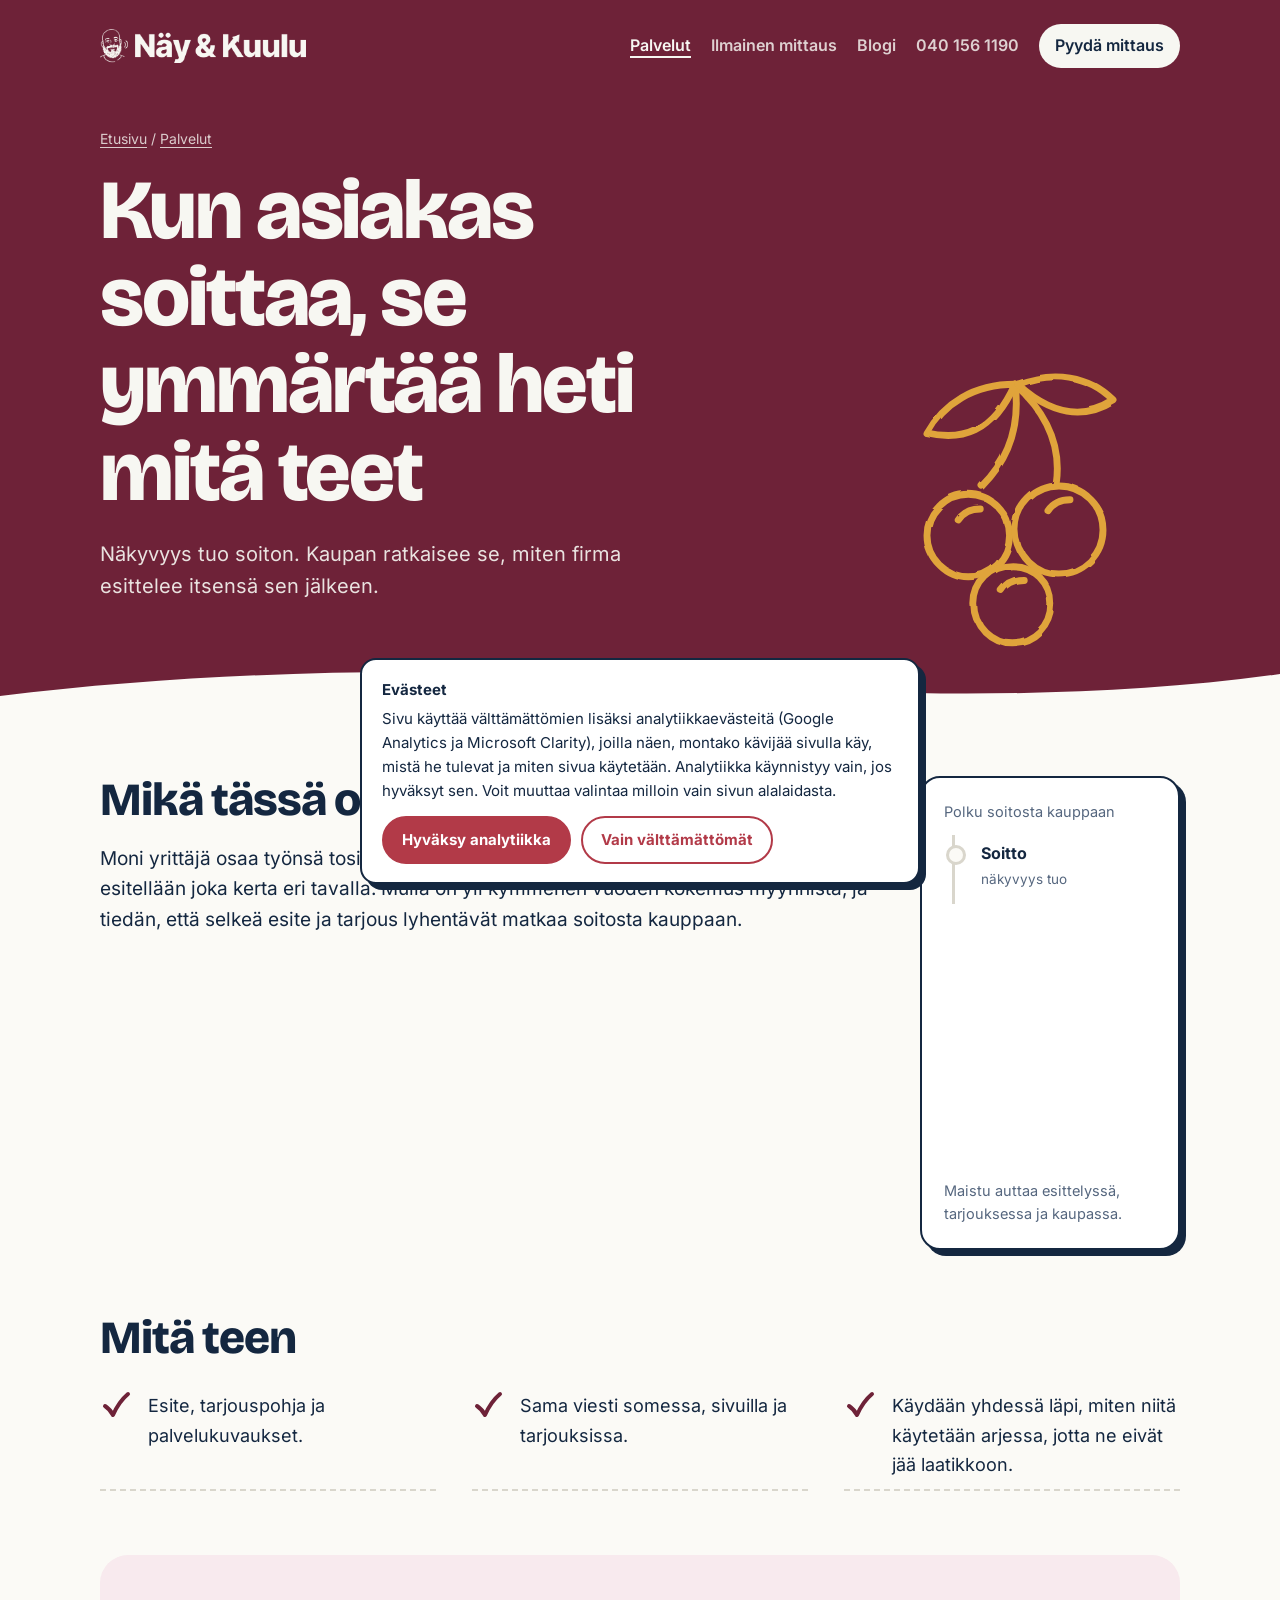
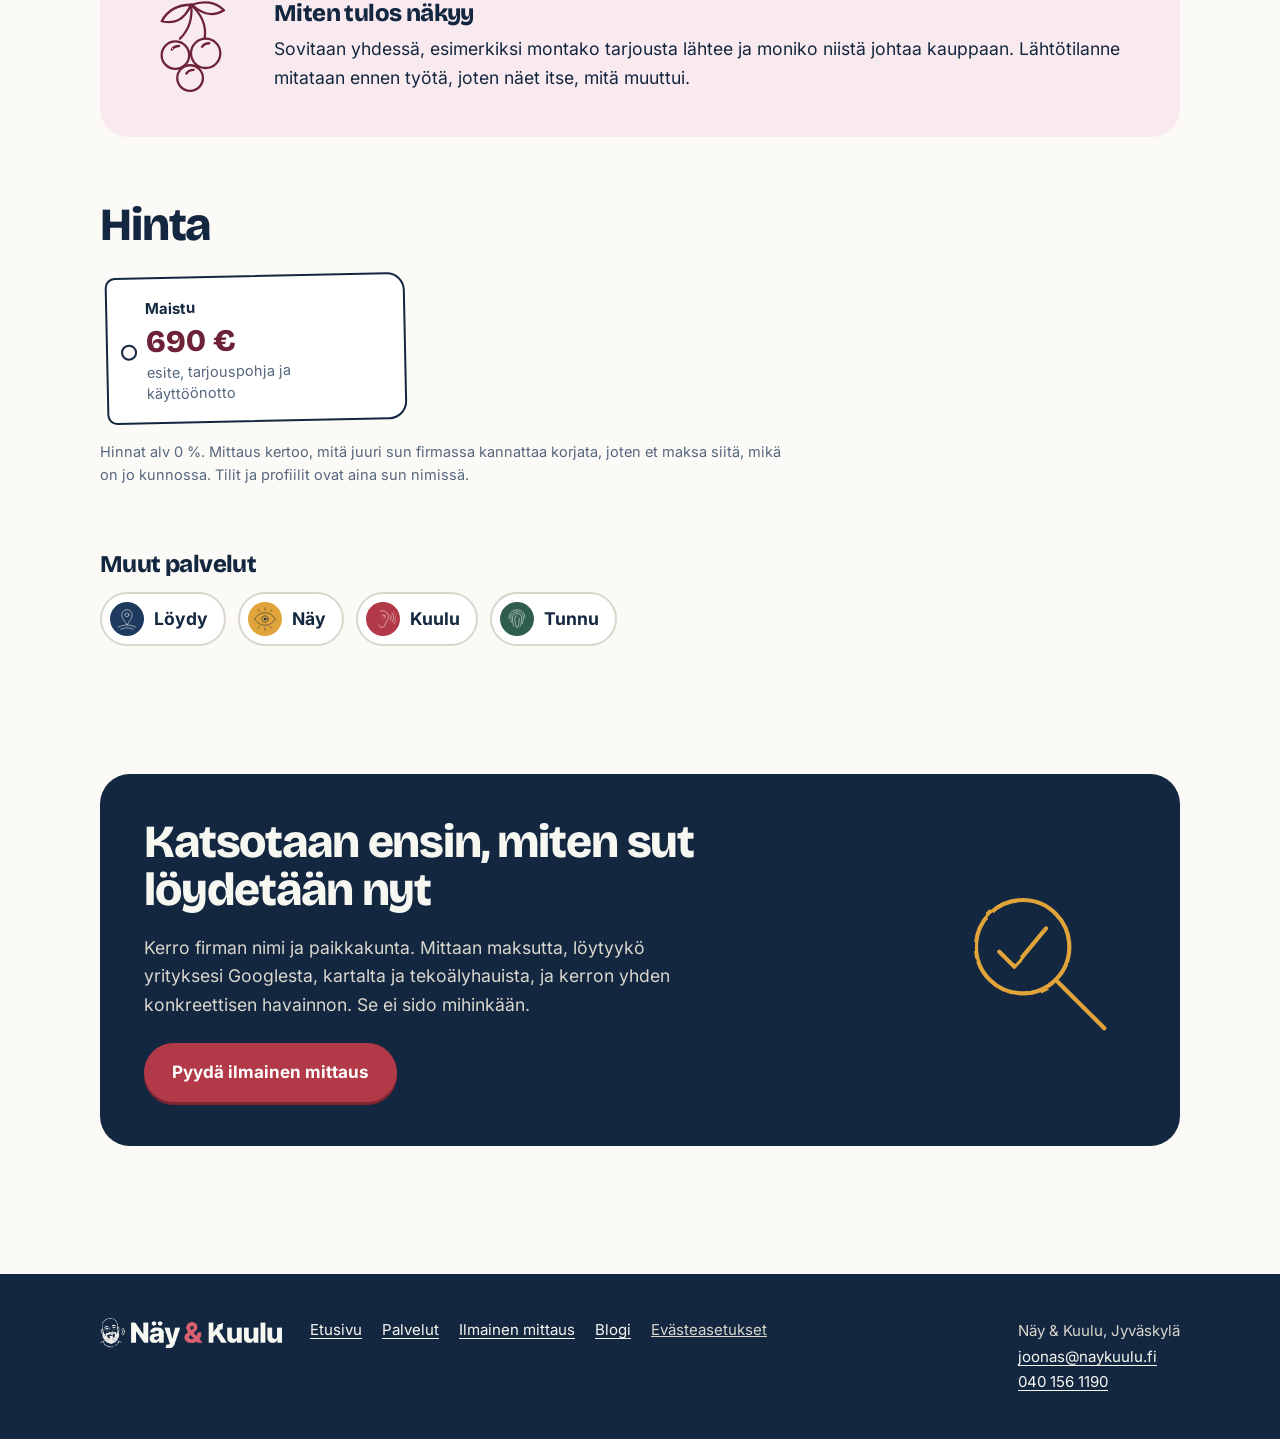
<file: palvelut/maistu/index.html>
<!doctype html>
<html lang="fi">
<head>
<meta charset="utf-8">
<meta name="viewport" content="width=device-width, initial-scale=1">
<title>Maistu: myyntiaineistot, joilla asiakas ymmärtää heti | Näy &amp; Kuulu</title>
<meta name="description" content="Myyntiaineistot ja niiden käyttöönotto: asiakas ymmärtää heti, mitä teet, ja sama viesti kulkee somessa, sivulla ja myynnissä.">
<link rel="canonical" href="https://naykuulu.fi/palvelut/maistu/">
<meta property="og:title" content="Maistu: myyntiaineistot, joilla asiakas ymmärtää heti | Näy &amp; Kuulu">
<meta property="og:description" content="Myyntiaineistot ja niiden käyttöönotto: asiakas ymmärtää heti, mitä teet, ja sama viesti kulkee somessa, sivulla ja myynnissä.">
<meta property="og:image" content="https://naykuulu.fi/jako.png">
<meta property="og:url" content="https://naykuulu.fi/palvelut/maistu/">
<meta property="og:type" content="website">
<meta name="theme-color" content="#6E2238">
<link rel="icon" href="/merkki_sini.png">
<link rel="stylesheet" href="/fonts/muut.css">
<style>
:root{--sini:#1F3A5F;--syva:#142740;--lumi:#F7F7F2;--koivu:#D9D6CC;--puolukka:#B23A48;--pv:#D9606E;--himmea:#56677F;--valk:#FFFFFF;
--lakka:#E0A43A;--kuusi:#2F5D50;--marja:#6E2238;--paperi:#FBFAF6}
*{box-sizing:border-box;margin:0;padding:0}
html{scroll-behavior:smooth}
body{font-family:Inter,system-ui,sans-serif;background:var(--paperi);color:var(--syva);line-height:1.62;font-size:17.5px}
a{color:inherit}
a:focus-visible,button:focus-visible{outline:3px solid var(--lakka);outline-offset:3px;border-radius:6px}
.sis{max-width:1120px;margin:0 auto;padding:0 20px}
.kapea{max-width:700px}
h1,h2,h3{font-family:'Bricolage Grotesque',Inter,sans-serif;line-height:1.04;letter-spacing:-.025em;font-weight:800}
h2{font-size:clamp(30px,4.2vw,46px);margin-bottom:20px}
h3{font-size:24px;line-height:1.15;margin-bottom:8px}
p+p{margin-top:14px}
.kasi{font-family:Caveat,cursive;font-weight:700;font-size:27px;line-height:1.1}
.nappi{display:inline-block;background:var(--puolukka);color:#fff;text-decoration:none;font-weight:700;padding:16px 28px;border-radius:999px;font-size:17px;box-shadow:0 3px 0 #7d2531}
.nappi:hover{background:#9c2f3c}
.nappi:active{transform:translateY(2px);box-shadow:0 1px 0 #7d2531}
.pieni{font-size:14.5px;color:var(--himmea)}
.piirros{display:block;width:100%;height:auto;fill:none;stroke:currentColor;stroke-width:5;stroke-linecap:round;stroke-linejoin:round}
.piirros .taysi{fill:currentColor}

/* yläosa: aistin väri, iso piirros */
.yla2{background:var(--tausta);color:var(--teksti);position:relative;overflow:hidden}
.yla2 nav{display:flex;align-items:center;justify-content:space-between;gap:16px;flex-wrap:wrap;padding:24px 0}
.yla2 nav .logo img{height:34px;display:block}
.yla2 nav .linkit{display:flex;gap:6px 20px;flex-wrap:wrap;align-items:center}
.yla2 nav .linkit a{text-decoration:none;font-weight:600;font-size:16px;opacity:.82}
.yla2 nav .linkit a:hover,.yla2 nav .linkit a[aria-current]{opacity:1;text-decoration:underline;text-underline-offset:5px;text-decoration-thickness:2px}
.yla2 nav .linkit a.ilmo{opacity:1;background:var(--puolukka);color:#fff;padding:9px 16px;border-radius:999px;text-decoration:none}
.yla2.punainen nav .linkit a.ilmo{background:var(--lumi);color:var(--syva)}
.yla2 .gr{display:grid;grid-template-columns:1.35fr .65fr;gap:32px;align-items:end;padding:36px 0 0}
.yla2 h1{font-size:clamp(40px,6.6vw,84px);margin-bottom:22px}
.yla2 .ingressi{font-size:20px;max-width:600px;opacity:.9;padding-bottom:64px}
.yla2 .kuvaa{color:var(--viiva);max-width:330px;justify-self:end;width:100%;margin-bottom:-6px}
.yla2 img.kasvo{height:auto;max-width:300px;margin-bottom:0}
.polku{font-size:14px;opacity:.8;margin-bottom:16px}.polku a{text-underline-offset:3px}
.kaari{display:block;width:100%;height:46px;color:var(--paperi);margin-top:-1px}
@media(max-width:760px){.yla2 .gr{grid-template-columns:1fr}.yla2 .kuvaa{max-width:170px;justify-self:start;order:-1;margin:0}.yla2 .ingressi{padding-bottom:40px}.yla2 nav .linkit a{font-size:15px}}

/* piirto kerran sivun latautuessa */
@media (prefers-reduced-motion:no-preference){
.yla2 .kuvaa path,.yla2 .kuvaa circle{stroke-dasharray:900;stroke-dashoffset:900;animation:piirra 1.6s cubic-bezier(.6,.1,.2,1) .15s forwards}
.yla2 .kuvaa .aalto{animation-delay:.9s}
@keyframes piirra{to{stroke-dashoffset:0}}}

section{padding:64px 0}
.vali{padding-top:0}

/* ongelma + mittausruudukko */
.ongelma{display:grid;grid-template-columns:1fr 260px;gap:48px;align-items:start}
.ongelma .teksti{font-size:19px}
.ruudukko{background:var(--valk);border:2px solid var(--syva);border-radius:20px;padding:22px;box-shadow:6px 6px 0 var(--syva)}
.ruudukko .pisteet{display:grid;grid-template-columns:repeat(4,34px);gap:9px;margin:14px 0}
.ruudukko .pisteet i{aspect-ratio:1;border-radius:50%;border:2.5px solid var(--koivu)}
.ruudukko .pisteet i.on{background:var(--puolukka);border-color:var(--puolukka)}
.ruudukko b{display:block;font-family:'Bricolage Grotesque',sans-serif;font-size:48px;line-height:1;margin:2px 0}
.ruudukko .pieni{display:block}
.ruudukko .kasi{color:var(--puolukka);font-size:24px;display:block;transform:rotate(-2deg)}
@media(max-width:760px){.ongelma{grid-template-columns:1fr}}

/* mitä teen: käsin rastitettu lista */
.tehdaan{list-style:none;display:grid;grid-template-columns:repeat(auto-fit,minmax(300px,1fr));gap:14px 36px;margin-top:8px}
.tehdaan li{position:relative;padding:10px 0 10px 48px;border-bottom:2px dashed var(--koivu);font-size:18px}
.tehdaan li svg{position:absolute;left:0;top:8px;width:32px;height:32px;fill:none;stroke:var(--vari);stroke-width:4;stroke-linecap:round;stroke-linejoin:round}

.logot{display:flex;flex-wrap:wrap;gap:8px;margin-top:8px}
.logot img{width:22px;height:22px;object-fit:contain;border-radius:4px;background:#fff;padding:2px;box-sizing:content-box;box-shadow:0 0 0 1px var(--koivu)}
.logorivi{display:flex;flex-wrap:wrap;gap:10px 18px;margin:0 0 26px}
.logorivi span{display:flex;align-items:center;gap:8px;font-weight:600;font-size:15px}
.logorivi img{width:26px;height:26px;object-fit:contain}
.tavaramerkki{font-size:13px;color:var(--himmea);margin-top:14px}
.tiedot{display:grid;grid-template-columns:repeat(auto-fit,minmax(240px,1fr));gap:18px}
.tieto{background:var(--valk);border:2px solid var(--syva);border-radius:20px;padding:22px;display:flex;flex-direction:column;gap:8px}
.tieto b{font-family:'Bricolage Grotesque',sans-serif;font-size:52px;line-height:1;color:var(--puolukka)}
.tieto p{flex:1}
.tieto a{font-size:13.5px;color:var(--himmea);text-underline-offset:3px}
.graafi .palkit{margin:16px 0 6px}
.graafi .akseli{position:relative;display:grid;gap:8px;padding:6px 0}
.graafi .palkki{height:22px;border-radius:0 4px 4px 0;background:var(--puolukka)}
.graafi .palkki.hyva{background:#3E8E5E}
.graafi .raja{position:absolute;top:0;bottom:0;width:0;border-left:2px dashed var(--himmea)}
.graafi .asteikko{position:relative;height:16px;font-size:12px;color:var(--himmea)}
.graafi .asteikko em{position:absolute;transform:translateX(-50%);font-style:normal;white-space:nowrap}
.graafi .asteikko em:last-child{transform:translateX(-100%)}
.graafi .selite{display:flex;flex-wrap:wrap;gap:4px 14px;font-size:13px;color:var(--himmea);margin-top:6px}
.graafi .selite i{display:inline-block;width:10px;height:10px;border-radius:2px;margin-right:5px;vertical-align:middle}
.graafi .selite i.m{background:var(--puolukka)}.graafi .selite i.h{background:#3E8E5E}
.serp{list-style:none;display:grid;gap:6px;margin:12px 0;font-size:14px}
.serp li{border:2px solid var(--koivu);border-radius:8px;padding:7px 10px}
.serp li em{display:block;font-style:normal;font-size:11.5px;font-weight:700;color:var(--himmea)}
.serp li.mainos{background:#F3F1EA}
.serp li.kartta{background:#E9EEF4;border-color:#C8D3E0}
.serp li.sina{border:2px dashed var(--puolukka);color:var(--puolukka);font-weight:700;opacity:.75}
.vuosi{display:grid;grid-template-columns:18px 1fr;gap:6px 8px;align-items:center;margin:14px 0 8px}
.vuosi>span{font-weight:800;font-size:14px}
.vuosi>div{display:grid;grid-template-columns:repeat(12,1fr);gap:3px}
.vuosi i{aspect-ratio:1;border-radius:50%;border:2px solid var(--koivu)}
.vuosi i.on{background:var(--puolukka);border-color:var(--puolukka)}
.vuosi .kk em{font-style:normal;font-size:10px;color:var(--himmea);text-align:center}
.polku2{list-style:none;display:grid;gap:0;margin:12px 0}
.polku2 li{position:relative;padding:8px 0 12px 26px;border-left:3px solid var(--koivu);margin-left:8px}
.polku2 li:before{content:"";position:absolute;left:-9px;top:10px;width:14px;height:14px;border-radius:50%;background:var(--paperi);border:3px solid var(--puolukka)}
.polku2 li:first-child:before{border-color:var(--koivu)}
.polku2 li:last-child{border-left-color:transparent}
.graafi .polku2 b{display:block;font-family:Inter,sans-serif;font-size:16px;font-weight:700;margin:0;line-height:1.3}.polku2 span{font-size:13.5px;color:var(--himmea)}
.hakukentta{display:flex;align-items:center;gap:8px;border:2px solid var(--koivu);border-radius:999px;padding:8px 14px;margin:6px 0 10px;font-size:15px;background:#fff;min-height:42px}
.hakukentta svg{width:18px;height:18px;fill:none;stroke:var(--himmea);stroke-width:2.5;stroke-linecap:round;flex:none}
.js-vieri .vieri [data-k]{opacity:0;transform:translateY(6px);transition:opacity .25s,transform .25s}
.js-vieri .vieri [data-k].nak{opacity:1;transform:none}
.js-vieri .vieri .kirjoittaa:after{content:"";display:inline-block;width:2px;height:1.1em;margin-left:2px;vertical-align:-2px;background:var(--puolukka);animation:vilkku 1s steps(1) infinite}
@keyframes vilkku{50%{opacity:0}}
/* tulos */
.tulos{background:var(--vaalea);border-radius:28px;padding:36px;display:grid;grid-template-columns:auto 1fr;gap:28px;align-items:center}
.tulos .ee{display:flex;align-items:center;gap:14px;font-family:'Bricolage Grotesque',sans-serif;font-weight:800;font-size:40px;line-height:1}
.tulos .ee small{display:block;font-family:Inter,sans-serif;font-size:13px;font-weight:600;color:var(--himmea);letter-spacing:0}
.tulos .ee svg{width:56px;height:30px;fill:none;stroke:var(--vari);stroke-width:4;stroke-linecap:round}
@media(max-width:760px){.tulos{grid-template-columns:1fr;padding:26px}}

/* hintalaput */
.laput{display:flex;flex-wrap:wrap;gap:26px 22px;margin:26px 0 18px;padding-left:6px}
.lappu{position:relative;background:var(--valk);border:2px solid var(--syva);border-radius:10px 18px 18px 10px;padding:18px 22px 18px 38px;min-width:220px;max-width:300px;flex:1 1 220px;transform:rotate(var(--k,-1.2deg))}
.lappu:nth-child(2n){--k:1deg}.lappu:nth-child(3n){--k:-.4deg}
.lappu:before{content:"";position:absolute;left:13px;top:50%;width:12px;height:12px;margin-top:-6px;border-radius:50%;border:2px solid var(--syva);background:var(--paperi)}
.lappu b{display:block;font-size:15px}
.lappu .h{display:block;font-family:'Bricolage Grotesque',sans-serif;font-weight:800;font-size:31px;line-height:1.1;color:var(--vari);margin:4px 0}
.lappu span{font-size:14.5px;color:var(--himmea);display:block;line-height:1.4}

/* muut aistit */
.aistit{display:flex;flex-wrap:wrap;gap:12px;margin-top:14px}
.aistit a{display:flex;align-items:center;gap:10px;text-decoration:none;font-weight:700;padding:8px 16px 8px 8px;border-radius:999px;background:var(--valk);border:2px solid var(--koivu)}
.aistit a svg{width:34px;height:34px;padding:4px;border-radius:50%;background:var(--av);color:var(--ai)}
.aistit a:hover{border-color:var(--syva)}

/* kehotus */
.cta2{background:var(--syva);color:var(--lumi);border-radius:30px;padding:44px;display:grid;grid-template-columns:1fr 200px;gap:28px;align-items:center;position:relative;overflow:hidden}
.cta2 h2{color:var(--lumi)}.cta2 p{color:var(--koivu);margin-bottom:24px;max-width:560px}
.cta2 .kuvaa{color:var(--lakka)}
@media(max-width:760px){.cta2{grid-template-columns:1fr;padding:30px 24px}.cta2 .kuvaa{max-width:120px;order:-1}}

/* palvelujen mosaiikki */
.mosaiikki{display:grid;grid-template-columns:repeat(6,1fr);gap:18px}
.laatta{grid-column:span 2;background:var(--av);color:var(--ai);border-radius:26px;padding:28px;text-decoration:none;display:flex;flex-direction:column;gap:10px;min-height:300px;position:relative;overflow:hidden}
.laatta.iso{grid-column:span 4;min-height:380px}
.laatta h3{font-size:clamp(34px,4vw,52px)}
.laatta p{max-width:420px;opacity:.92}
.laatta .piirros{position:absolute;right:-18px;bottom:-22px;width:46%;max-width:220px;opacity:.95}
.laatta.iso .piirros{max-width:290px}
.laatta .mene{max-width:62%;margin-top:auto;font-weight:700;text-decoration:underline;text-underline-offset:5px;position:relative}
.laatta .kasi{position:relative}
.laatta:hover{filter:brightness(1.06)}
@media(max-width:860px){.mosaiikki{grid-template-columns:1fr}.laatta,.laatta.iso{grid-column:auto;min-height:250px}.laatta p,.laatta .mene{max-width:62%}.laatta .piirros,.laatta.iso .piirros{width:36%;max-width:150px;right:-8px;bottom:-12px}}

/* mittauskortti */
.kortti2{background:var(--valk);border:2px solid var(--syva);border-radius:22px;box-shadow:8px 8px 0 var(--syva);padding:26px;max-width:520px}
.kortti2 header{display:flex;justify-content:space-between;align-items:baseline;gap:10px;border-bottom:2px dashed var(--koivu);padding-bottom:12px;margin-bottom:6px}
.kortti2 header b{font-family:'Bricolage Grotesque',sans-serif;font-size:22px}
.rivi2{display:grid;grid-template-columns:22px 1fr;gap:12px;padding:10px 0;border-bottom:1px solid #ECEAE3;align-items:start}
.rivi2:last-child{border-bottom:0}
.rivi2 i{width:18px;height:18px;border-radius:50%;margin-top:4px}
.rivi2 i.v{background:#3E8E5E}.rivi2 i.k{background:var(--lakka)}.rivi2 i.p{background:var(--puolukka)}
.rivi2 span{display:block;font-size:14.5px;color:var(--himmea)}
.mittauskaksi{display:grid;grid-template-columns:1fr 1fr;gap:48px;align-items:start}
@media(max-width:860px){.mittauskaksi{grid-template-columns:1fr}}
.kohdat{list-style:none;columns:2;column-gap:36px}
.kohdat li{break-inside:avoid;padding:12px 0;border-bottom:2px dashed var(--koivu)}
.kohdat li b{display:block}
@media(max-width:700px){.kohdat{columns:1}}
.askeleet{list-style:none;counter-reset:a;display:grid;grid-template-columns:repeat(3,1fr);gap:22px;margin-top:10px}
.askeleet li{counter-increment:a;background:var(--valk);border-radius:20px;padding:24px;border:2px solid var(--koivu)}
.askeleet li:before{content:counter(a);display:block;font-family:'Bricolage Grotesque',sans-serif;font-weight:800;font-size:46px;line-height:1;color:var(--puolukka);margin-bottom:8px}
@media(max-width:760px){.askeleet{grid-template-columns:1fr}}

/* blogi */
.artikkeli{font-size:18.5px}
.artikkeli h2{font-size:clamp(28px,3.4vw,38px);margin:48px 0 14px}
.artikkeli p,.artikkeli ul,.artikkeli ol{margin-bottom:16px}
.artikkeli ul,.artikkeli ol{padding-left:26px}
.artikkeli li{margin-bottom:8px}
.artikkeli .meta{font-size:15px;color:var(--himmea);margin-bottom:8px}
.artikkeli a{text-decoration-color:var(--puolukka);text-decoration-thickness:2px;text-underline-offset:3px}
.nosto{font-family:Caveat,cursive;font-weight:700;font-size:34px;line-height:1.15;color:var(--puolukka);margin:34px 0;padding-left:22px;border-left:5px solid var(--puolukka);transform:rotate(-.6deg)}
table.taulu{border-collapse:collapse;width:100%;margin:18px 0 24px;background:var(--valk);border:2px solid var(--syva);border-radius:14px;overflow:hidden;font-size:16.5px}
table.taulu th,table.taulu td{text-align:left;padding:12px 16px;border-bottom:1px solid var(--koivu);vertical-align:top}
table.taulu th{background:var(--koivu);font-weight:700}
.bloglista{display:grid;gap:18px}
.bloglista a{display:grid;grid-template-columns:120px 1fr;gap:22px;align-items:center;background:var(--valk);border:2px solid var(--syva);border-radius:22px;padding:22px;text-decoration:none;box-shadow:5px 5px 0 var(--syva)}
.bloglista a .piirros{color:var(--puolukka)}
.bloglista a b{font-family:'Bricolage Grotesque',sans-serif;font-size:26px;line-height:1.1;display:block;margin-bottom:6px}
.bloglista a span{color:var(--himmea)}
@media(max-width:600px){.bloglista a{grid-template-columns:1fr}.bloglista a .piirros{width:80px}}

footer.ala2{background:var(--syva);color:var(--koivu);padding:44px 0;font-size:15px;margin-top:64px}
footer.ala2 .sis{display:grid;grid-template-columns:auto 1fr auto;gap:28px;align-items:start}
footer.ala2 img{height:30px}
footer.ala2 nav{display:flex;flex-wrap:wrap;gap:8px 20px}
footer.ala2 a{color:var(--lumi);text-underline-offset:3px}
footer.ala2 address{font-style:normal;line-height:1.7}
footer button.evalinkki{background:none;border:0;color:inherit;font:inherit;text-decoration:underline;cursor:pointer;padding:0}
@media(max-width:760px){footer.ala2 .sis{grid-template-columns:1fr}}
.eva{position:fixed;left:16px;right:16px;bottom:16px;max-width:560px;margin:0 auto;background:var(--valk);color:var(--syva);border:2px solid var(--syva);border-radius:16px;box-shadow:6px 6px 0 var(--syva);padding:18px 20px;font-size:15px;z-index:50;display:none}
.eva b{display:block;margin-bottom:4px}
.eva .napit{display:flex;gap:10px;flex-wrap:wrap;margin-top:12px}
.eva button{font:inherit;font-weight:700;border-radius:999px;padding:10px 18px;cursor:pointer;border:2px solid var(--puolukka)}
.eva .hy{background:var(--puolukka);color:var(--valk)}
.eva .ei{background:transparent;color:var(--puolukka)}
@media print{.eva{display:none!important}.yla2 .kuvaa path,.yla2 .kuvaa circle{stroke-dashoffset:0!important;animation:none!important}}
</style>
<script type="application/ld+json">
{
 "@context": "https://schema.org",
 "@graph": [
  {
   "@type": "ProfessionalService",
   "@id": "https://naykuulu.fi/#yritys",
   "name": "Näy & Kuulu",
   "url": "https://naykuulu.fi/",
   "logo": "https://naykuulu.fi/merkki_sini.png",
   "image": "https://naykuulu.fi/jako.png",
   "description": "Näy & Kuulu laittaa yrityksen näkyvyyden kuntoon Googlessa, kartalla ja tekoälyhauissa ja näyttää tuloksen luvuin. Lähtötilanne mitataan maksutta ennen työtä.",
   "slogan": "Sinut löydetään, nähdään ja kuullaan.",
   "telephone": "+358401561190",
   "email": "joonas@naykuulu.fi",
   "founder": {
    "@type": "Person",
    "name": "Joonas Mähönen"
   },
   "address": {
    "@type": "PostalAddress",
    "addressLocality": "Jyväskylä",
    "addressRegion": "Keski-Suomi",
    "addressCountry": "FI"
   },
   "areaServed": [
    {
     "@type": "City",
     "name": "Jyväskylä"
    },
    {
     "@type": "AdministrativeArea",
     "name": "Keski-Suomi"
    },
    {
     "@type": "Country",
     "name": "Suomi"
    }
   ],
   "knowsLanguage": "fi",
   "knowsAbout": [
    "hakukoneoptimointi",
    "SEO",
    "GEO",
    "näkyvyys tekoälyhauissa",
    "Google-yritysprofiili",
    "paikallinen näkyvyys",
    "sosiaalinen media",
    "Google-mainonta"
   ]
  },
  {
   "@type": "Service",
   "@id": "https://naykuulu.fi/palvelut/maistu/#palvelu",
   "name": "Maistu: esitteet ja tarjoukset",
   "serviceType": "esitteet ja tarjoukset",
   "description": "Myyntiaineistot ja niiden käyttöönotto: asiakas ymmärtää heti, mitä teet, ja sama viesti kulkee somessa, sivulla ja myynnissä.",
   "provider": {
    "@id": "https://naykuulu.fi/#yritys"
   },
   "areaServed": [
    {
     "@type": "City",
     "name": "Jyväskylä"
    },
    {
     "@type": "AdministrativeArea",
     "name": "Keski-Suomi"
    },
    {
     "@type": "Country",
     "name": "Suomi"
    }
   ],
   "offers": [
    {
     "@type": "Offer",
     "name": "Maistu",
     "description": "esite, tarjouspohja ja käyttöönotto",
     "priceCurrency": "EUR",
     "price": "690"
    }
   ]
  },
  {
   "@type": "BreadcrumbList",
   "itemListElement": [
    {
     "@type": "ListItem",
     "position": 1,
     "name": "Etusivu",
     "item": "https://naykuulu.fi/"
    },
    {
     "@type": "ListItem",
     "position": 2,
     "name": "Palvelut",
     "item": "https://naykuulu.fi/palvelut/"
    },
    {
     "@type": "ListItem",
     "position": 3,
     "name": "Kun asiakas soittaa, se ymmärtää heti mitä teet",
     "item": "https://naykuulu.fi/palvelut/maistu/"
    }
   ]
  }
 ]
}
</script>
</head>
<body>
<svg width="0" height="0" style="position:absolute" aria-hidden="true"><filter id="muste"><feTurbulence type="fractalNoise" baseFrequency="0.035" numOctaves="2" seed="7"/><feDisplacementMap in="SourceGraphic" scale="3.2"/></filter></svg>
<header class="yla2 punainen" style="--tausta:#6E2238;--teksti:#F7F7F2;--viiva:#E0A43A"><div class="sis">
<nav aria-label="Päävalikko"><a class="logo" href="/"><img src="/logo_vaaka_lumi.png" alt="Näy &amp; Kuulu, etusivulle" width="206" height="34"></a><span class="linkit"><a href="/palvelut/" aria-current="page">Palvelut</a><a href="/mittaus/">Ilmainen mittaus</a><a href="/blogi/">Blogi</a><a href="tel:+358401561190">040 156 1190</a><a class="ilmo" href="/mittaus/">Pyydä mittaus</a></span></nav>
<div class="gr"><div><div class="polku"><a href="/">Etusivu</a> / <a href="/palvelut/">Palvelut</a></div><h1>Kun asiakas soittaa, se ymmärtää heti mitä teet</h1><p class="ingressi">Näkyvyys tuo soiton. Kaupan ratkaisee se, miten firma esittelee itsensä sen jälkeen.</p></div><svg class="piirros kuvaa" viewBox="0 0 240 240" aria-hidden="true" focusable="false"><g filter="url(#muste)"><path d="M120 30c4 30-4 54-24 74"/><path d="M120 30c22 20 34 44 30 72"/><path d="M120 30c-30 0-52 14-64 36 26 6 48 0 64-36z"/><path d="M122 30c26-10 52-6 70 12-22 14-46 10-70-12z"/>
<circle cx="86" cy="140" r="30"/><circle cx="152" cy="136" r="32"/><circle cx="118" cy="190" r="28"/><path class="aalto" d="M78 128c4-6 10-8 16-8M144 122c4-6 10-8 16-8M110 180c4-6 10-8 16-8"/></g></svg></div>
</div><svg class="kaari" viewBox="0 0 1200 46" preserveAspectRatio="none" aria-hidden="true"><path d="M0 46V30C200 4 420 0 600 14s400 24 600-6v38z" fill="currentColor"/></svg></header>
<main>
<section><div class="sis"><div class="ongelma"><div class="teksti"><h2>Mikä tässä on ongelma?</h2><p>Moni yrittäjä osaa työnsä tosi hyvin, mutta tarjous lähtee vanhalla pohjalla ja firma esitellään joka kerta eri tavalla. Mulla on yli kymmenen vuoden kokemus myynnistä, ja tiedän, että selkeä esite ja tarjous lyhentävät matkaa soitosta kauppaan.</p></div><div class="ruudukko graafi vieri" role="img" aria-label="Polku soitosta kauppaan: soitto, esittely, tarjous ja kauppa. Maistu auttaa kolmessa viimeisessä vaiheessa.">
<span class="pieni">Polku soitosta kauppaan</span><ol class="polku2"><li data-k="0.12"><b>Soitto</b><span>näkyvyys tuo</span></li><li data-k="0.30"><b>Esittely</b><span>esite ja palvelukuvaus</span></li><li data-k="0.48"><b>Tarjous</b><span>selkeä tarjouspohja</span></li><li data-k="0.66"><b>Kauppa</b><span>asiakas ymmärtää, mitä saa</span></li></ol>
<span class="kasi" data-k="0.8">kauppa ratkeaa tässä</span><span class="pieni">Maistu auttaa esittelyssä, tarjouksessa ja kaupassa.</span></div></div></div></section>
<section class="vali" style="--vari:#6E2238"><div class="sis"><h2>Mitä teen</h2><ul class="tehdaan"><li><svg viewBox="0 0 32 32" aria-hidden="true"><path d="M5 17c3 2 6 5 8 9 4-9 9-16 15-21"/></svg>Esite, tarjouspohja ja palvelukuvaukset.</li><li><svg viewBox="0 0 32 32" aria-hidden="true"><path d="M5 17c3 2 6 5 8 9 4-9 9-16 15-21"/></svg>Sama viesti somessa, sivuilla ja tarjouksissa.</li><li><svg viewBox="0 0 32 32" aria-hidden="true"><path d="M5 17c3 2 6 5 8 9 4-9 9-16 15-21"/></svg>Käydään yhdessä läpi, miten niitä käytetään arjessa, jotta ne eivät jää laatikkoon.</li></ul></div></section>
<section class="vali" style="--vari:#6E2238;--vaalea:#F8EAEE"><div class="sis"><div class="tulos"><div style="width:110px;color:#6E2238"><svg class="piirros" viewBox="0 0 240 240" aria-hidden="true" focusable="false"><g filter="url(#muste)"><path d="M120 30c4 30-4 54-24 74"/><path d="M120 30c22 20 34 44 30 72"/><path d="M120 30c-30 0-52 14-64 36 26 6 48 0 64-36z"/><path d="M122 30c26-10 52-6 70 12-22 14-46 10-70-12z"/>
<circle cx="86" cy="140" r="30"/><circle cx="152" cy="136" r="32"/><circle cx="118" cy="190" r="28"/><path class="aalto" d="M78 128c4-6 10-8 16-8M144 122c4-6 10-8 16-8M110 180c4-6 10-8 16-8"/></g></svg></div><div><h3>Miten tulos näkyy</h3><p>Sovitaan yhdessä, esimerkiksi montako tarjousta lähtee ja moniko niistä johtaa kauppaan. Lähtötilanne mitataan ennen työtä, joten näet itse, mitä muuttui.</p></div></div></div></section>
<section class="vali" style="--vari:#6E2238"><div class="sis"><h2>Hinta</h2><div class="laput"><div class="lappu"><b>Maistu</b><span class="h">690&nbsp;€</span><span>esite, tarjouspohja ja käyttöönotto</span></div></div><p class="pieni kapea">Hinnat alv 0 %. Mittaus kertoo, mitä juuri sun firmassa kannattaa korjata, joten et maksa siitä, mikä on jo kunnossa. Tilit ja profiilit ovat aina sun nimissä.</p></div></section>

<section class="vali"><div class="sis"><h3>Muut palvelut</h3><div class="aistit"><a href="/palvelut/loydy/" style="--av:#1F3A5F;--ai:#F7F7F2"><svg class="piirros" viewBox="0 0 240 240" aria-hidden="true" focusable="false"><g filter="url(#muste)"><path class="aalto" d="M38 196c22-14 50-20 82-20s60 6 82 20"/><path class="aalto" d="M62 214c16-8 36-12 58-12s42 4 58 12"/>
<path d="M120 172c-30-38-48-64-48-90a48 48 0 0 1 96 0c0 26-18 52-48 90z"/><circle cx="120" cy="82" r="18"/></g></svg>Löydy</a><a href="/palvelut/nay/" style="--av:#E0A43A;--ai:#142740"><svg class="piirros" viewBox="0 0 240 240" aria-hidden="true" focusable="false"><g filter="url(#muste)"><path d="M24 120c26-38 58-58 96-58s70 20 96 58c-26 38-58 58-96 58s-70-20-96-58z"/><circle cx="120" cy="120" r="30"/><circle cx="120" cy="120" r="10" class="taysi"/>
<path class="aalto" d="M120 18v20M58 34l12 16M182 34l-12 16M120 222v-20M58 206l12-16M182 206l-12-16"/></g></svg>Näy</a><a href="/palvelut/kuulu/" style="--av:#B23A48;--ai:#FFF6F2"><svg class="piirros" viewBox="0 0 240 240" aria-hidden="true" focusable="false"><g filter="url(#muste)"><path d="M96 46c38-10 74 14 74 54 0 30-22 40-26 62-4 20-14 34-34 34-16 0-26-10-28-22"/><path d="M110 92c4-14 26-14 30 2 3 12-8 18-14 24"/>
<path class="aalto" d="M188 84c10 12 10 34 0 46"/><path class="aalto" d="M204 66c20 24 20 58 0 82"/><path class="aalto" d="M220 50c28 34 28 80 0 114"/></g></svg>Kuulu</a><a href="/palvelut/tunnu/" style="--av:#2F5D50;--ai:#F2F7F3"><svg class="piirros" viewBox="0 0 240 240" aria-hidden="true" focusable="false"><g filter="url(#muste)"><path d="M120 36c-44 0-74 32-74 76"/><path d="M194 112c0-44-30-76-74-76"/><path d="M68 150c-4-12-6-24-6-38 0-34 26-58 58-58s58 24 58 58c0 20-4 38-10 52"/>
<path d="M90 186c-8-22-12-46-12-74 0-24 18-42 42-42s42 18 42 42c0 28-4 54-14 76"/><path d="M120 92c-12 0-20 8-20 20 0 34 6 64 18 90"/><path d="M140 112c0 34-4 62-12 86"/></g></svg>Tunnu</a></div></div></section>
<section><div class="sis"><div class="cta2"><div><h2>Katsotaan ensin, miten sut löydetään nyt</h2><p>Kerro firman nimi ja paikkakunta. Mittaan maksutta, löytyykö yrityksesi Googlesta, kartalta ja tekoälyhauista, ja kerron yhden konkreettisen havainnon. Se ei sido mihinkään.</p><a class="nappi" href="https://docs.google.com/forms/d/e/1FAIpQLSdQ899hPGrsLPNvacFHOvFxhM9YdgB2-9FwwTz6n1oB_IQjag/viewform" target="_blank" rel="noopener">Pyydä ilmainen mittaus</a></div><svg class="piirros kuvaa" viewBox="0 0 240 240" aria-hidden="true" focusable="false"><g filter="url(#muste)"><circle cx="104" cy="104" r="56"/><path d="M146 146l56 56"/><path class="aalto" d="M76 110l18 18 38-46"/></g></svg></div></div></section>
</main>
<footer class="ala2"><div class="sis">
<img src="/logo_vaaka_vaalea.png" alt="Näy &amp; Kuulu" width="182" height="30">
<nav aria-label="Alavalikko"><a href="/">Etusivu</a><a href="/palvelut/">Palvelut</a><a href="/mittaus/">Ilmainen mittaus</a><a href="/blogi/">Blogi</a><button class="evalinkki" id="eva_auki">Evästeasetukset</button></nav>
<address>Näy &amp; Kuulu, Jyväskylä<br><a href="mailto:joonas@naykuulu.fi">joonas@naykuulu.fi</a><br><a href="tel:+358401561190">040 156 1190</a></address>
</div></footer>
<div class="eva" id="eva" role="dialog" aria-label="Evästeet">
  <b>Evästeet</b>
  Sivu käyttää välttämättömien lisäksi analytiikkaevästeitä (Google Analytics ja Microsoft Clarity), joilla näen, montako kävijää sivulla käy, mistä he tulevat ja miten sivua käytetään. Analytiikka käynnistyy vain, jos hyväksyt sen. Voit muuttaa valintaa milloin vain sivun alalaidasta.
  <div class="napit"><button class="hy" id="eva_hy">Hyväksy analytiikka</button><button class="ei" id="eva_ei">Vain välttämättömät</button></div>
</div>
<script>
(function(){if(!window.matchMedia||matchMedia('(prefers-reduced-motion: reduce)').matches)return;
var el=[].slice.call(document.querySelectorAll('.vieri'));if(!el.length)return;document.documentElement.classList.add('js-vieri');
function luku(s){return parseFloat(String(s).replace(',','.'))}
function piirra(){var vh=innerHeight;el.forEach(function(e){var r=e.getBoundingClientRect();var p=(vh-r.top)/(vh*0.55+r.height*0.45);p=Math.max(0,Math.min(1,p));
e.querySelectorAll('[data-k]').forEach(function(x){x.classList.toggle('nak',p>=parseFloat(x.dataset.k))});
e.querySelectorAll('[data-k0]').forEach(function(x){var a=parseFloat(x.dataset.k0),b=parseFloat(x.dataset.k1),q=Math.max(0,Math.min(1,(p-a)/(b-a)));
if(x.dataset.kirjoita!==undefined){var t=x.dataset.kirjoita,n=Math.round(q*t.length);x.textContent=t.slice(0,n);x.classList.toggle('kirjoittaa',q>0&&q<1)}
else if(x.dataset.leveys!==undefined){x.style.width=(luku(x.dataset.leveys)*q).toFixed(1)+'%'}
else if(x.dataset.luku!==undefined){var v=luku(x.dataset.luku)*q,d=String(x.dataset.luku).indexOf(',')>=0?1:0;x.textContent=v.toFixed(d).replace('.',',')+(x.dataset.jalki||'')}})})}
var odota=false;function kuuntele(){if(!odota){odota=true;requestAnimationFrame(function(){odota=false;piirra()})}}
addEventListener('scroll',kuuntele,{passive:true});addEventListener('resize',kuuntele);piirra()})();
</script><script>
(function(){var ID='G-E0XFE2C05K',CL='z3s92cz19c',K='nk_suostumus';
function lue(){try{return localStorage.getItem(K)}catch(e){return null}}
function tallenna(v){try{localStorage.setItem(K,v)}catch(e){}}
var ladattu=false;
function lataa(){if(ladattu)return;ladattu=true;window.dataLayer=window.dataLayer||[];window.gtag=function(){dataLayer.push(arguments)};
gtag('consent','default',{ad_storage:'denied',ad_user_data:'denied',ad_personalization:'denied',analytics_storage:'granted'});
gtag('js',new Date());gtag('config',ID);var s=document.createElement('script');s.async=true;s.src='https://www.googletagmanager.com/gtag/js?id='+ID;document.head.appendChild(s);
(function(c,l,a,r,i,t,y){c[a]=c[a]||function(){(c[a].q=c[a].q||[]).push(arguments)};t=l.createElement(r);t.async=1;t.src='https://www.clarity.ms/tag/'+i;y=l.getElementsByTagName(r)[0];y.parentNode.insertBefore(t,y)})(window,document,'clarity','script',CL);window.clarity('consent')}
var eva=document.getElementById('eva');
function nayta(){eva.style.display='block'}
document.getElementById('eva_hy').onclick=function(){tallenna('kylla');eva.style.display='none';lataa()};
document.getElementById('eva_ei').onclick=function(){tallenna('ei');eva.style.display='none';if(ladattu)location.reload()};
document.getElementById('eva_auki').onclick=nayta;
var v=lue();if(v==='kylla')lataa();else if(v!=='ei')nayta();
document.querySelectorAll('a[href*="docs.google.com/forms"]').forEach(function(a){a.addEventListener('click',function(){if(window.gtag)gtag('event','generate_lead',{lomake:'pilotti'})})});
})();
</script>
</body>
</html>
</file>
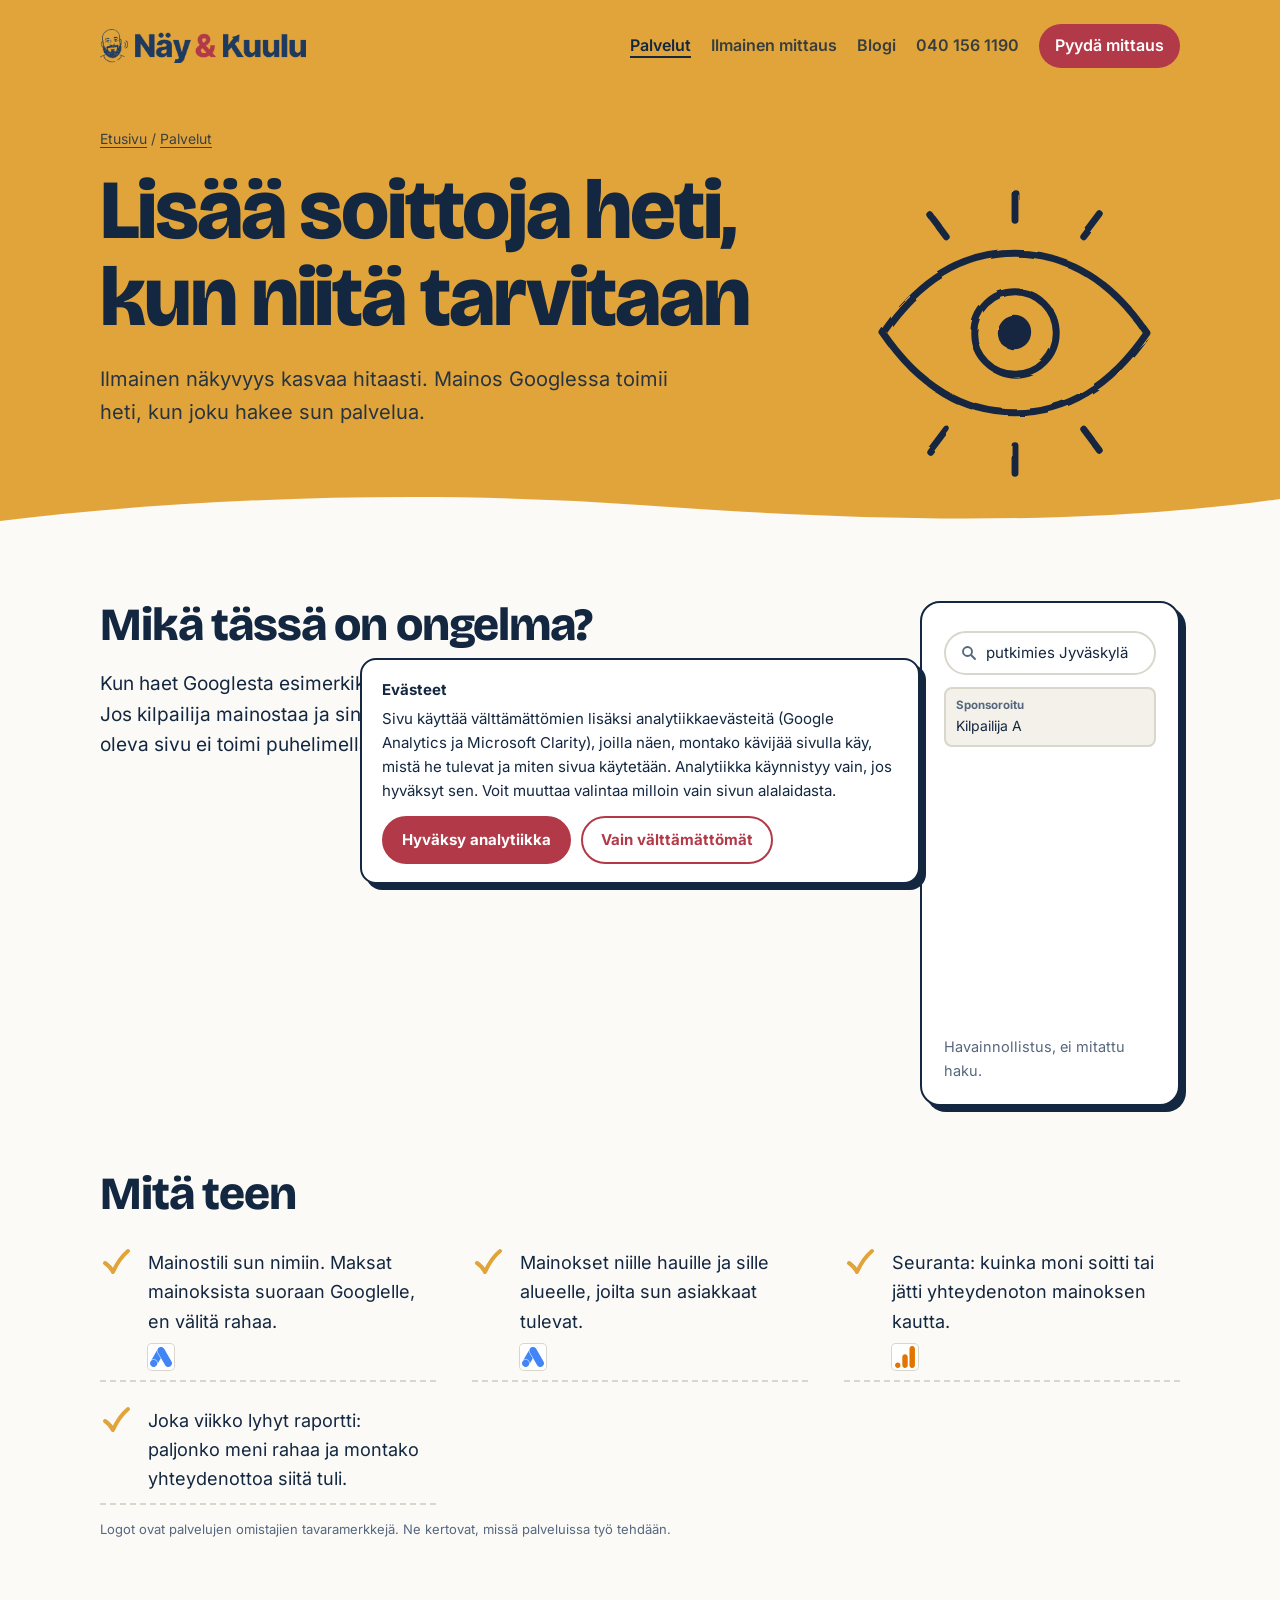
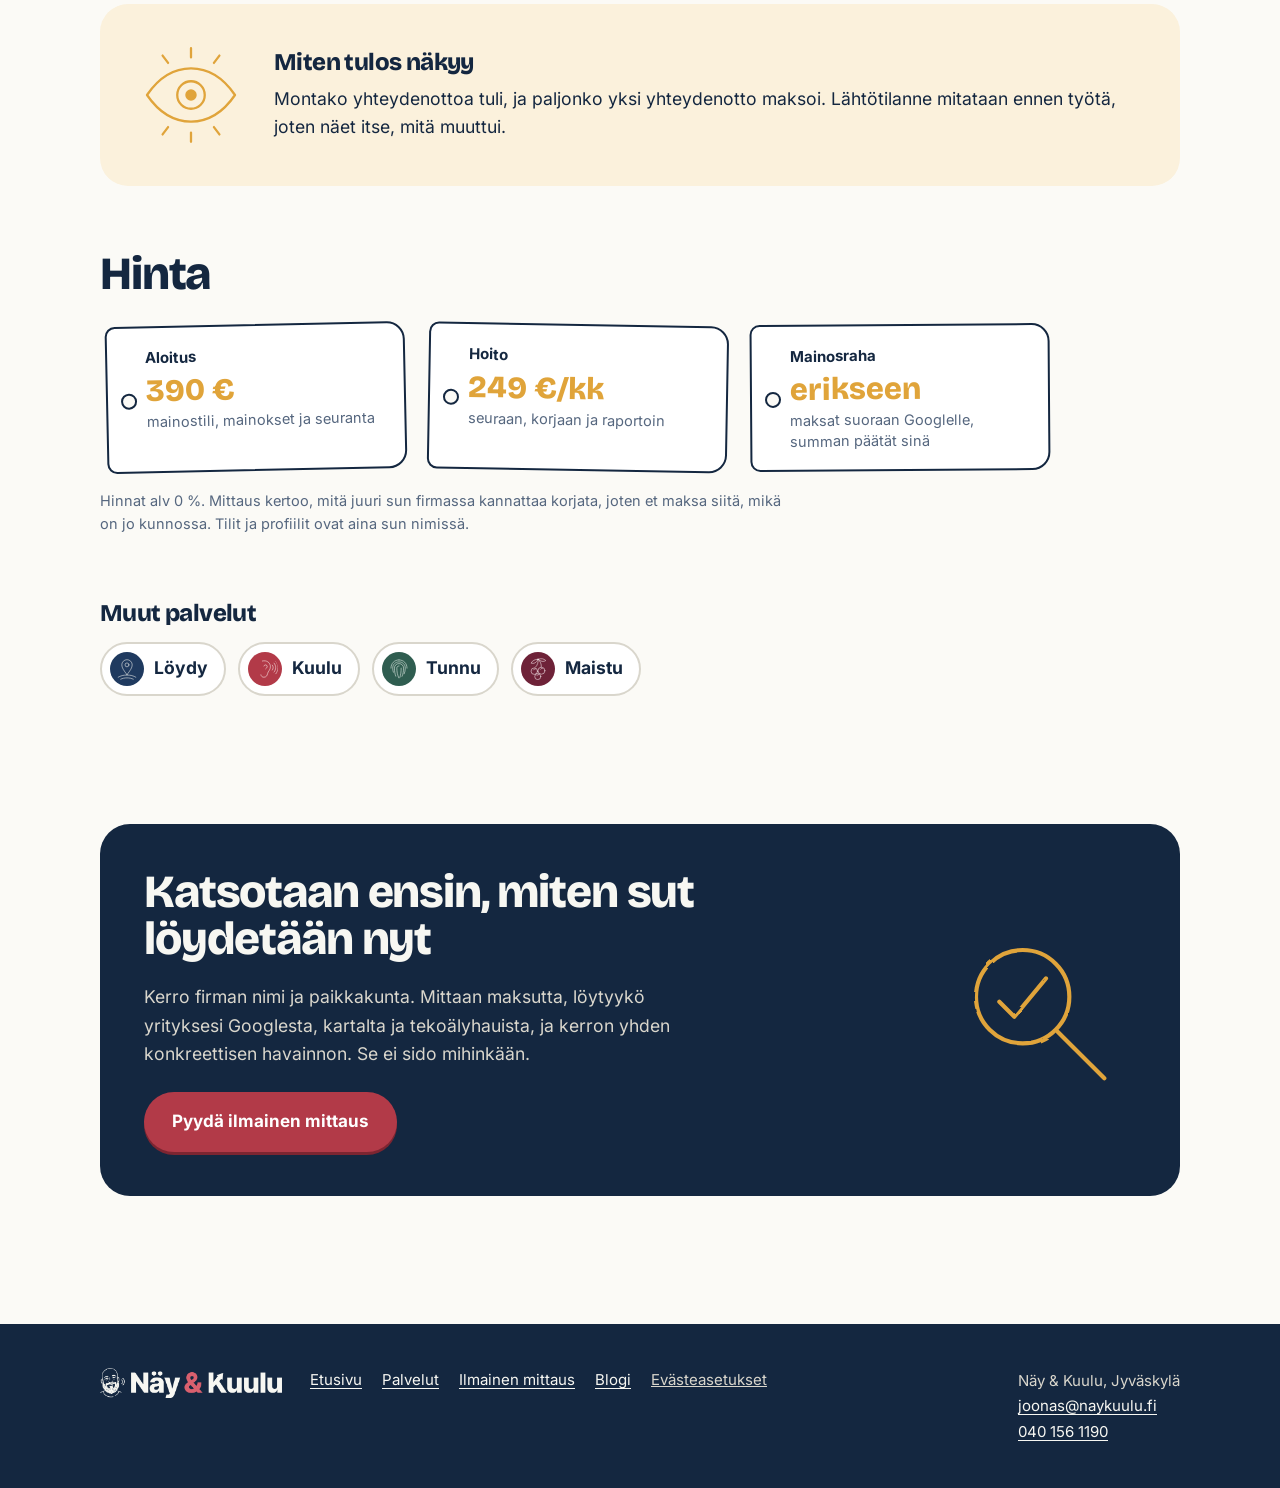
<file: palvelut/nay/index.html>
<!doctype html>
<html lang="fi">
<head>
<meta charset="utf-8">
<meta name="viewport" content="width=device-width, initial-scale=1">
<title>Näy: Google-mainonta pienyritykselle | Näy &amp; Kuulu</title>
<meta name="description" content="Google-mainonnan käyttöönotto ja hoito: tili, kampanja ja seuranta. Raportti euroina ja yhteydenottoina, mainostili aina asiakkaan nimissä.">
<link rel="canonical" href="https://naykuulu.fi/palvelut/nay/">
<meta property="og:title" content="Näy: Google-mainonta pienyritykselle | Näy &amp; Kuulu">
<meta property="og:description" content="Google-mainonnan käyttöönotto ja hoito: tili, kampanja ja seuranta. Raportti euroina ja yhteydenottoina, mainostili aina asiakkaan nimissä.">
<meta property="og:image" content="https://naykuulu.fi/jako.png">
<meta property="og:url" content="https://naykuulu.fi/palvelut/nay/">
<meta property="og:type" content="website">
<meta name="theme-color" content="#E0A43A">
<link rel="icon" href="/merkki_sini.png">
<link rel="stylesheet" href="/fonts/muut.css">
<style>
:root{--sini:#1F3A5F;--syva:#142740;--lumi:#F7F7F2;--koivu:#D9D6CC;--puolukka:#B23A48;--pv:#D9606E;--himmea:#56677F;--valk:#FFFFFF;
--lakka:#E0A43A;--kuusi:#2F5D50;--marja:#6E2238;--paperi:#FBFAF6}
*{box-sizing:border-box;margin:0;padding:0}
html{scroll-behavior:smooth}
body{font-family:Inter,system-ui,sans-serif;background:var(--paperi);color:var(--syva);line-height:1.62;font-size:17.5px}
a{color:inherit}
a:focus-visible,button:focus-visible{outline:3px solid var(--lakka);outline-offset:3px;border-radius:6px}
.sis{max-width:1120px;margin:0 auto;padding:0 20px}
.kapea{max-width:700px}
h1,h2,h3{font-family:'Bricolage Grotesque',Inter,sans-serif;line-height:1.04;letter-spacing:-.025em;font-weight:800}
h2{font-size:clamp(30px,4.2vw,46px);margin-bottom:20px}
h3{font-size:24px;line-height:1.15;margin-bottom:8px}
p+p{margin-top:14px}
.kasi{font-family:Caveat,cursive;font-weight:700;font-size:27px;line-height:1.1}
.nappi{display:inline-block;background:var(--puolukka);color:#fff;text-decoration:none;font-weight:700;padding:16px 28px;border-radius:999px;font-size:17px;box-shadow:0 3px 0 #7d2531}
.nappi:hover{background:#9c2f3c}
.nappi:active{transform:translateY(2px);box-shadow:0 1px 0 #7d2531}
.pieni{font-size:14.5px;color:var(--himmea)}
.piirros{display:block;width:100%;height:auto;fill:none;stroke:currentColor;stroke-width:5;stroke-linecap:round;stroke-linejoin:round}
.piirros .taysi{fill:currentColor}

/* yläosa: aistin väri, iso piirros */
.yla2{background:var(--tausta);color:var(--teksti);position:relative;overflow:hidden}
.yla2 nav{display:flex;align-items:center;justify-content:space-between;gap:16px;flex-wrap:wrap;padding:24px 0}
.yla2 nav .logo img{height:34px;display:block}
.yla2 nav .linkit{display:flex;gap:6px 20px;flex-wrap:wrap;align-items:center}
.yla2 nav .linkit a{text-decoration:none;font-weight:600;font-size:16px;opacity:.82}
.yla2 nav .linkit a:hover,.yla2 nav .linkit a[aria-current]{opacity:1;text-decoration:underline;text-underline-offset:5px;text-decoration-thickness:2px}
.yla2 nav .linkit a.ilmo{opacity:1;background:var(--puolukka);color:#fff;padding:9px 16px;border-radius:999px;text-decoration:none}
.yla2.punainen nav .linkit a.ilmo{background:var(--lumi);color:var(--syva)}
.yla2 .gr{display:grid;grid-template-columns:1.35fr .65fr;gap:32px;align-items:end;padding:36px 0 0}
.yla2 h1{font-size:clamp(40px,6.6vw,84px);margin-bottom:22px}
.yla2 .ingressi{font-size:20px;max-width:600px;opacity:.9;padding-bottom:64px}
.yla2 .kuvaa{color:var(--viiva);max-width:330px;justify-self:end;width:100%;margin-bottom:-6px}
.yla2 img.kasvo{height:auto;max-width:300px;margin-bottom:0}
.polku{font-size:14px;opacity:.8;margin-bottom:16px}.polku a{text-underline-offset:3px}
.kaari{display:block;width:100%;height:46px;color:var(--paperi);margin-top:-1px}
@media(max-width:760px){.yla2 .gr{grid-template-columns:1fr}.yla2 .kuvaa{max-width:170px;justify-self:start;order:-1;margin:0}.yla2 .ingressi{padding-bottom:40px}.yla2 nav .linkit a{font-size:15px}}

/* piirto kerran sivun latautuessa */
@media (prefers-reduced-motion:no-preference){
.yla2 .kuvaa path,.yla2 .kuvaa circle{stroke-dasharray:900;stroke-dashoffset:900;animation:piirra 1.6s cubic-bezier(.6,.1,.2,1) .15s forwards}
.yla2 .kuvaa .aalto{animation-delay:.9s}
@keyframes piirra{to{stroke-dashoffset:0}}}

section{padding:64px 0}
.vali{padding-top:0}

/* ongelma + mittausruudukko */
.ongelma{display:grid;grid-template-columns:1fr 260px;gap:48px;align-items:start}
.ongelma .teksti{font-size:19px}
.ruudukko{background:var(--valk);border:2px solid var(--syva);border-radius:20px;padding:22px;box-shadow:6px 6px 0 var(--syva)}
.ruudukko .pisteet{display:grid;grid-template-columns:repeat(4,34px);gap:9px;margin:14px 0}
.ruudukko .pisteet i{aspect-ratio:1;border-radius:50%;border:2.5px solid var(--koivu)}
.ruudukko .pisteet i.on{background:var(--puolukka);border-color:var(--puolukka)}
.ruudukko b{display:block;font-family:'Bricolage Grotesque',sans-serif;font-size:48px;line-height:1;margin:2px 0}
.ruudukko .pieni{display:block}
.ruudukko .kasi{color:var(--puolukka);font-size:24px;display:block;transform:rotate(-2deg)}
@media(max-width:760px){.ongelma{grid-template-columns:1fr}}

/* mitä teen: käsin rastitettu lista */
.tehdaan{list-style:none;display:grid;grid-template-columns:repeat(auto-fit,minmax(300px,1fr));gap:14px 36px;margin-top:8px}
.tehdaan li{position:relative;padding:10px 0 10px 48px;border-bottom:2px dashed var(--koivu);font-size:18px}
.tehdaan li svg{position:absolute;left:0;top:8px;width:32px;height:32px;fill:none;stroke:var(--vari);stroke-width:4;stroke-linecap:round;stroke-linejoin:round}

.logot{display:flex;flex-wrap:wrap;gap:8px;margin-top:8px}
.logot img{width:22px;height:22px;object-fit:contain;border-radius:4px;background:#fff;padding:2px;box-sizing:content-box;box-shadow:0 0 0 1px var(--koivu)}
.logorivi{display:flex;flex-wrap:wrap;gap:10px 18px;margin:0 0 26px}
.logorivi span{display:flex;align-items:center;gap:8px;font-weight:600;font-size:15px}
.logorivi img{width:26px;height:26px;object-fit:contain}
.tavaramerkki{font-size:13px;color:var(--himmea);margin-top:14px}
.tiedot{display:grid;grid-template-columns:repeat(auto-fit,minmax(240px,1fr));gap:18px}
.tieto{background:var(--valk);border:2px solid var(--syva);border-radius:20px;padding:22px;display:flex;flex-direction:column;gap:8px}
.tieto b{font-family:'Bricolage Grotesque',sans-serif;font-size:52px;line-height:1;color:var(--puolukka)}
.tieto p{flex:1}
.tieto a{font-size:13.5px;color:var(--himmea);text-underline-offset:3px}
.graafi .palkit{margin:16px 0 6px}
.graafi .akseli{position:relative;display:grid;gap:8px;padding:6px 0}
.graafi .palkki{height:22px;border-radius:0 4px 4px 0;background:var(--puolukka)}
.graafi .palkki.hyva{background:#3E8E5E}
.graafi .raja{position:absolute;top:0;bottom:0;width:0;border-left:2px dashed var(--himmea)}
.graafi .asteikko{position:relative;height:16px;font-size:12px;color:var(--himmea)}
.graafi .asteikko em{position:absolute;transform:translateX(-50%);font-style:normal;white-space:nowrap}
.graafi .asteikko em:last-child{transform:translateX(-100%)}
.graafi .selite{display:flex;flex-wrap:wrap;gap:4px 14px;font-size:13px;color:var(--himmea);margin-top:6px}
.graafi .selite i{display:inline-block;width:10px;height:10px;border-radius:2px;margin-right:5px;vertical-align:middle}
.graafi .selite i.m{background:var(--puolukka)}.graafi .selite i.h{background:#3E8E5E}
.serp{list-style:none;display:grid;gap:6px;margin:12px 0;font-size:14px}
.serp li{border:2px solid var(--koivu);border-radius:8px;padding:7px 10px}
.serp li em{display:block;font-style:normal;font-size:11.5px;font-weight:700;color:var(--himmea)}
.serp li.mainos{background:#F3F1EA}
.serp li.kartta{background:#E9EEF4;border-color:#C8D3E0}
.serp li.sina{border:2px dashed var(--puolukka);color:var(--puolukka);font-weight:700;opacity:.75}
.vuosi{display:grid;grid-template-columns:18px 1fr;gap:6px 8px;align-items:center;margin:14px 0 8px}
.vuosi>span{font-weight:800;font-size:14px}
.vuosi>div{display:grid;grid-template-columns:repeat(12,1fr);gap:3px}
.vuosi i{aspect-ratio:1;border-radius:50%;border:2px solid var(--koivu)}
.vuosi i.on{background:var(--puolukka);border-color:var(--puolukka)}
.vuosi .kk em{font-style:normal;font-size:10px;color:var(--himmea);text-align:center}
.polku2{list-style:none;display:grid;gap:0;margin:12px 0}
.polku2 li{position:relative;padding:8px 0 12px 26px;border-left:3px solid var(--koivu);margin-left:8px}
.polku2 li:before{content:"";position:absolute;left:-9px;top:10px;width:14px;height:14px;border-radius:50%;background:var(--paperi);border:3px solid var(--puolukka)}
.polku2 li:first-child:before{border-color:var(--koivu)}
.polku2 li:last-child{border-left-color:transparent}
.graafi .polku2 b{display:block;font-family:Inter,sans-serif;font-size:16px;font-weight:700;margin:0;line-height:1.3}.polku2 span{font-size:13.5px;color:var(--himmea)}
.hakukentta{display:flex;align-items:center;gap:8px;border:2px solid var(--koivu);border-radius:999px;padding:8px 14px;margin:6px 0 10px;font-size:15px;background:#fff;min-height:42px}
.hakukentta svg{width:18px;height:18px;fill:none;stroke:var(--himmea);stroke-width:2.5;stroke-linecap:round;flex:none}
.js-vieri .vieri [data-k]{opacity:0;transform:translateY(6px);transition:opacity .25s,transform .25s}
.js-vieri .vieri [data-k].nak{opacity:1;transform:none}
.js-vieri .vieri .kirjoittaa:after{content:"";display:inline-block;width:2px;height:1.1em;margin-left:2px;vertical-align:-2px;background:var(--puolukka);animation:vilkku 1s steps(1) infinite}
@keyframes vilkku{50%{opacity:0}}
/* tulos */
.tulos{background:var(--vaalea);border-radius:28px;padding:36px;display:grid;grid-template-columns:auto 1fr;gap:28px;align-items:center}
.tulos .ee{display:flex;align-items:center;gap:14px;font-family:'Bricolage Grotesque',sans-serif;font-weight:800;font-size:40px;line-height:1}
.tulos .ee small{display:block;font-family:Inter,sans-serif;font-size:13px;font-weight:600;color:var(--himmea);letter-spacing:0}
.tulos .ee svg{width:56px;height:30px;fill:none;stroke:var(--vari);stroke-width:4;stroke-linecap:round}
@media(max-width:760px){.tulos{grid-template-columns:1fr;padding:26px}}

/* hintalaput */
.laput{display:flex;flex-wrap:wrap;gap:26px 22px;margin:26px 0 18px;padding-left:6px}
.lappu{position:relative;background:var(--valk);border:2px solid var(--syva);border-radius:10px 18px 18px 10px;padding:18px 22px 18px 38px;min-width:220px;max-width:300px;flex:1 1 220px;transform:rotate(var(--k,-1.2deg))}
.lappu:nth-child(2n){--k:1deg}.lappu:nth-child(3n){--k:-.4deg}
.lappu:before{content:"";position:absolute;left:13px;top:50%;width:12px;height:12px;margin-top:-6px;border-radius:50%;border:2px solid var(--syva);background:var(--paperi)}
.lappu b{display:block;font-size:15px}
.lappu .h{display:block;font-family:'Bricolage Grotesque',sans-serif;font-weight:800;font-size:31px;line-height:1.1;color:var(--vari);margin:4px 0}
.lappu span{font-size:14.5px;color:var(--himmea);display:block;line-height:1.4}

/* muut aistit */
.aistit{display:flex;flex-wrap:wrap;gap:12px;margin-top:14px}
.aistit a{display:flex;align-items:center;gap:10px;text-decoration:none;font-weight:700;padding:8px 16px 8px 8px;border-radius:999px;background:var(--valk);border:2px solid var(--koivu)}
.aistit a svg{width:34px;height:34px;padding:4px;border-radius:50%;background:var(--av);color:var(--ai)}
.aistit a:hover{border-color:var(--syva)}

/* kehotus */
.cta2{background:var(--syva);color:var(--lumi);border-radius:30px;padding:44px;display:grid;grid-template-columns:1fr 200px;gap:28px;align-items:center;position:relative;overflow:hidden}
.cta2 h2{color:var(--lumi)}.cta2 p{color:var(--koivu);margin-bottom:24px;max-width:560px}
.cta2 .kuvaa{color:var(--lakka)}
@media(max-width:760px){.cta2{grid-template-columns:1fr;padding:30px 24px}.cta2 .kuvaa{max-width:120px;order:-1}}

/* palvelujen mosaiikki */
.mosaiikki{display:grid;grid-template-columns:repeat(6,1fr);gap:18px}
.laatta{grid-column:span 2;background:var(--av);color:var(--ai);border-radius:26px;padding:28px;text-decoration:none;display:flex;flex-direction:column;gap:10px;min-height:300px;position:relative;overflow:hidden}
.laatta.iso{grid-column:span 4;min-height:380px}
.laatta h3{font-size:clamp(34px,4vw,52px)}
.laatta p{max-width:420px;opacity:.92}
.laatta .piirros{position:absolute;right:-18px;bottom:-22px;width:46%;max-width:220px;opacity:.95}
.laatta.iso .piirros{max-width:290px}
.laatta .mene{max-width:62%;margin-top:auto;font-weight:700;text-decoration:underline;text-underline-offset:5px;position:relative}
.laatta .kasi{position:relative}
.laatta:hover{filter:brightness(1.06)}
@media(max-width:860px){.mosaiikki{grid-template-columns:1fr}.laatta,.laatta.iso{grid-column:auto;min-height:250px}.laatta p,.laatta .mene{max-width:62%}.laatta .piirros,.laatta.iso .piirros{width:36%;max-width:150px;right:-8px;bottom:-12px}}

/* mittauskortti */
.kortti2{background:var(--valk);border:2px solid var(--syva);border-radius:22px;box-shadow:8px 8px 0 var(--syva);padding:26px;max-width:520px}
.kortti2 header{display:flex;justify-content:space-between;align-items:baseline;gap:10px;border-bottom:2px dashed var(--koivu);padding-bottom:12px;margin-bottom:6px}
.kortti2 header b{font-family:'Bricolage Grotesque',sans-serif;font-size:22px}
.rivi2{display:grid;grid-template-columns:22px 1fr;gap:12px;padding:10px 0;border-bottom:1px solid #ECEAE3;align-items:start}
.rivi2:last-child{border-bottom:0}
.rivi2 i{width:18px;height:18px;border-radius:50%;margin-top:4px}
.rivi2 i.v{background:#3E8E5E}.rivi2 i.k{background:var(--lakka)}.rivi2 i.p{background:var(--puolukka)}
.rivi2 span{display:block;font-size:14.5px;color:var(--himmea)}
.mittauskaksi{display:grid;grid-template-columns:1fr 1fr;gap:48px;align-items:start}
@media(max-width:860px){.mittauskaksi{grid-template-columns:1fr}}
.kohdat{list-style:none;columns:2;column-gap:36px}
.kohdat li{break-inside:avoid;padding:12px 0;border-bottom:2px dashed var(--koivu)}
.kohdat li b{display:block}
@media(max-width:700px){.kohdat{columns:1}}
.askeleet{list-style:none;counter-reset:a;display:grid;grid-template-columns:repeat(3,1fr);gap:22px;margin-top:10px}
.askeleet li{counter-increment:a;background:var(--valk);border-radius:20px;padding:24px;border:2px solid var(--koivu)}
.askeleet li:before{content:counter(a);display:block;font-family:'Bricolage Grotesque',sans-serif;font-weight:800;font-size:46px;line-height:1;color:var(--puolukka);margin-bottom:8px}
@media(max-width:760px){.askeleet{grid-template-columns:1fr}}

/* blogi */
.artikkeli{font-size:18.5px}
.artikkeli h2{font-size:clamp(28px,3.4vw,38px);margin:48px 0 14px}
.artikkeli p,.artikkeli ul,.artikkeli ol{margin-bottom:16px}
.artikkeli ul,.artikkeli ol{padding-left:26px}
.artikkeli li{margin-bottom:8px}
.artikkeli .meta{font-size:15px;color:var(--himmea);margin-bottom:8px}
.artikkeli a{text-decoration-color:var(--puolukka);text-decoration-thickness:2px;text-underline-offset:3px}
.nosto{font-family:Caveat,cursive;font-weight:700;font-size:34px;line-height:1.15;color:var(--puolukka);margin:34px 0;padding-left:22px;border-left:5px solid var(--puolukka);transform:rotate(-.6deg)}
table.taulu{border-collapse:collapse;width:100%;margin:18px 0 24px;background:var(--valk);border:2px solid var(--syva);border-radius:14px;overflow:hidden;font-size:16.5px}
table.taulu th,table.taulu td{text-align:left;padding:12px 16px;border-bottom:1px solid var(--koivu);vertical-align:top}
table.taulu th{background:var(--koivu);font-weight:700}
.bloglista{display:grid;gap:18px}
.bloglista a{display:grid;grid-template-columns:120px 1fr;gap:22px;align-items:center;background:var(--valk);border:2px solid var(--syva);border-radius:22px;padding:22px;text-decoration:none;box-shadow:5px 5px 0 var(--syva)}
.bloglista a .piirros{color:var(--puolukka)}
.bloglista a b{font-family:'Bricolage Grotesque',sans-serif;font-size:26px;line-height:1.1;display:block;margin-bottom:6px}
.bloglista a span{color:var(--himmea)}
@media(max-width:600px){.bloglista a{grid-template-columns:1fr}.bloglista a .piirros{width:80px}}

footer.ala2{background:var(--syva);color:var(--koivu);padding:44px 0;font-size:15px;margin-top:64px}
footer.ala2 .sis{display:grid;grid-template-columns:auto 1fr auto;gap:28px;align-items:start}
footer.ala2 img{height:30px}
footer.ala2 nav{display:flex;flex-wrap:wrap;gap:8px 20px}
footer.ala2 a{color:var(--lumi);text-underline-offset:3px}
footer.ala2 address{font-style:normal;line-height:1.7}
footer button.evalinkki{background:none;border:0;color:inherit;font:inherit;text-decoration:underline;cursor:pointer;padding:0}
@media(max-width:760px){footer.ala2 .sis{grid-template-columns:1fr}}
.eva{position:fixed;left:16px;right:16px;bottom:16px;max-width:560px;margin:0 auto;background:var(--valk);color:var(--syva);border:2px solid var(--syva);border-radius:16px;box-shadow:6px 6px 0 var(--syva);padding:18px 20px;font-size:15px;z-index:50;display:none}
.eva b{display:block;margin-bottom:4px}
.eva .napit{display:flex;gap:10px;flex-wrap:wrap;margin-top:12px}
.eva button{font:inherit;font-weight:700;border-radius:999px;padding:10px 18px;cursor:pointer;border:2px solid var(--puolukka)}
.eva .hy{background:var(--puolukka);color:var(--valk)}
.eva .ei{background:transparent;color:var(--puolukka)}
@media print{.eva{display:none!important}.yla2 .kuvaa path,.yla2 .kuvaa circle{stroke-dashoffset:0!important;animation:none!important}}
</style>
<script type="application/ld+json">
{
 "@context": "https://schema.org",
 "@graph": [
  {
   "@type": "ProfessionalService",
   "@id": "https://naykuulu.fi/#yritys",
   "name": "Näy & Kuulu",
   "url": "https://naykuulu.fi/",
   "logo": "https://naykuulu.fi/merkki_sini.png",
   "image": "https://naykuulu.fi/jako.png",
   "description": "Näy & Kuulu laittaa yrityksen näkyvyyden kuntoon Googlessa, kartalla ja tekoälyhauissa ja näyttää tuloksen luvuin. Lähtötilanne mitataan maksutta ennen työtä.",
   "slogan": "Sinut löydetään, nähdään ja kuullaan.",
   "telephone": "+358401561190",
   "email": "joonas@naykuulu.fi",
   "founder": {
    "@type": "Person",
    "name": "Joonas Mähönen"
   },
   "address": {
    "@type": "PostalAddress",
    "addressLocality": "Jyväskylä",
    "addressRegion": "Keski-Suomi",
    "addressCountry": "FI"
   },
   "areaServed": [
    {
     "@type": "City",
     "name": "Jyväskylä"
    },
    {
     "@type": "AdministrativeArea",
     "name": "Keski-Suomi"
    },
    {
     "@type": "Country",
     "name": "Suomi"
    }
   ],
   "knowsLanguage": "fi",
   "knowsAbout": [
    "hakukoneoptimointi",
    "SEO",
    "GEO",
    "näkyvyys tekoälyhauissa",
    "Google-yritysprofiili",
    "paikallinen näkyvyys",
    "sosiaalinen media",
    "Google-mainonta"
   ]
  },
  {
   "@type": "Service",
   "@id": "https://naykuulu.fi/palvelut/nay/#palvelu",
   "name": "Näy: mainokset Googleen",
   "serviceType": "mainokset Googleen",
   "description": "Google-mainonnan käyttöönotto ja hoito: tili, kampanja ja seuranta. Raportti euroina ja yhteydenottoina, mainostili aina asiakkaan nimissä.",
   "provider": {
    "@id": "https://naykuulu.fi/#yritys"
   },
   "areaServed": [
    {
     "@type": "City",
     "name": "Jyväskylä"
    },
    {
     "@type": "AdministrativeArea",
     "name": "Keski-Suomi"
    },
    {
     "@type": "Country",
     "name": "Suomi"
    }
   ],
   "offers": [
    {
     "@type": "Offer",
     "name": "Aloitus",
     "description": "mainostili, mainokset ja seuranta",
     "priceCurrency": "EUR",
     "price": "390"
    },
    {
     "@type": "Offer",
     "name": "Hoito",
     "description": "seuraan, korjaan ja raportoin",
     "priceCurrency": "EUR",
     "price": "249"
    }
   ]
  },
  {
   "@type": "BreadcrumbList",
   "itemListElement": [
    {
     "@type": "ListItem",
     "position": 1,
     "name": "Etusivu",
     "item": "https://naykuulu.fi/"
    },
    {
     "@type": "ListItem",
     "position": 2,
     "name": "Palvelut",
     "item": "https://naykuulu.fi/palvelut/"
    },
    {
     "@type": "ListItem",
     "position": 3,
     "name": "Lisää soittoja heti, kun niitä tarvitaan",
     "item": "https://naykuulu.fi/palvelut/nay/"
    }
   ]
  }
 ]
}
</script>
</head>
<body>
<svg width="0" height="0" style="position:absolute" aria-hidden="true"><filter id="muste"><feTurbulence type="fractalNoise" baseFrequency="0.035" numOctaves="2" seed="7"/><feDisplacementMap in="SourceGraphic" scale="3.2"/></filter></svg>
<header class="yla2" style="--tausta:#E0A43A;--teksti:#142740;--viiva:#142740"><div class="sis">
<nav aria-label="Päävalikko"><a class="logo" href="/"><img src="/logo_vaaka_sininen.png" alt="Näy &amp; Kuulu, etusivulle" width="206" height="34"></a><span class="linkit"><a href="/palvelut/" aria-current="page">Palvelut</a><a href="/mittaus/">Ilmainen mittaus</a><a href="/blogi/">Blogi</a><a href="tel:+358401561190">040 156 1190</a><a class="ilmo" href="/mittaus/">Pyydä mittaus</a></span></nav>
<div class="gr"><div><div class="polku"><a href="/">Etusivu</a> / <a href="/palvelut/">Palvelut</a></div><h1>Lisää soittoja heti, kun niitä tarvitaan</h1><p class="ingressi">Ilmainen näkyvyys kasvaa hitaasti. Mainos Googlessa toimii heti, kun joku hakee sun palvelua.</p></div><svg class="piirros kuvaa" viewBox="0 0 240 240" aria-hidden="true" focusable="false"><g filter="url(#muste)"><path d="M24 120c26-38 58-58 96-58s70 20 96 58c-26 38-58 58-96 58s-70-20-96-58z"/><circle cx="120" cy="120" r="30"/><circle cx="120" cy="120" r="10" class="taysi"/>
<path class="aalto" d="M120 18v20M58 34l12 16M182 34l-12 16M120 222v-20M58 206l12-16M182 206l-12-16"/></g></svg></div>
</div><svg class="kaari" viewBox="0 0 1200 46" preserveAspectRatio="none" aria-hidden="true"><path d="M0 46V30C200 4 420 0 600 14s400 24 600-6v38z" fill="currentColor"/></svg></header>
<main>
<section><div class="sis"><div class="ongelma"><div class="teksti"><h2>Mikä tässä on ongelma?</h2><p>Kun haet Googlesta esimerkiksi &quot;putkimies Jyväskylä&quot;, ylimpänä on usein mainoksia. Jos kilpailija mainostaa ja sinä et, se saa soiton. Mainos ei silti auta, jos sen perässä oleva sivu ei toimi puhelimella tai numeroa ei löydy. Siksi tarkistan ne ensin.</p></div><div class="ruudukko graafi vieri" role="img" aria-label="Esimerkki hakutulossivusta: kolme kilpailijan mainosta ylimpänä, sen jälkeen kartta ja vasta sitten sinun firmasi.">
<div class="hakukentta"><svg viewBox="0 0 24 24" aria-hidden="true"><circle cx="10" cy="10" r="6"/><path d="M15 15l5 5"/></svg><span data-kirjoita="putkimies Jyväskylä" data-k0="0.02" data-k1="0.3">putkimies Jyväskylä</span></div><ol class="serp"><li class="mainos" data-k="0.36"><em>Sponsoroitu</em>Kilpailija A</li><li class="mainos" data-k="0.46"><em>Sponsoroitu</em>Kilpailija B</li><li class="mainos" data-k="0.56"><em>Sponsoroitu</em>Kilpailija C</li><li class="kartta" data-k="0.66">Kartta ja kolme firmaa</li><li class="sina" data-k="0.78">Sinun firma</li></ol>
<span class="kasi" data-k="0.86">puhelimen ruutu loppuu tähän</span><span class="pieni">Havainnollistus, ei mitattu haku.</span></div></div></div></section>
<section class="vali" style="--vari:#E0A43A"><div class="sis"><h2>Mitä teen</h2><ul class="tehdaan"><li><svg viewBox="0 0 32 32" aria-hidden="true"><path d="M5 17c3 2 6 5 8 9 4-9 9-16 15-21"/></svg>Mainostili sun nimiin. Maksat mainoksista suoraan Googlelle, en välitä rahaa.<span class="logot"><img src="/logot/googleads.svg" alt="Google Ads" title="Google Ads" width="22" height="22" loading="lazy"></span></li><li><svg viewBox="0 0 32 32" aria-hidden="true"><path d="M5 17c3 2 6 5 8 9 4-9 9-16 15-21"/></svg>Mainokset niille hauille ja sille alueelle, joilta sun asiakkaat tulevat.<span class="logot"><img src="/logot/googleads.svg" alt="Google Ads" title="Google Ads" width="22" height="22" loading="lazy"></span></li><li><svg viewBox="0 0 32 32" aria-hidden="true"><path d="M5 17c3 2 6 5 8 9 4-9 9-16 15-21"/></svg>Seuranta: kuinka moni soitti tai jätti yhteydenoton mainoksen kautta.<span class="logot"><img src="/logot/googleanalytics.svg" alt="Google Analytics" title="Google Analytics" width="22" height="22" loading="lazy"></span></li><li><svg viewBox="0 0 32 32" aria-hidden="true"><path d="M5 17c3 2 6 5 8 9 4-9 9-16 15-21"/></svg>Joka viikko lyhyt raportti: paljonko meni rahaa ja montako yhteydenottoa siitä tuli.</li></ul><p class="tavaramerkki">Logot ovat palvelujen omistajien tavaramerkkejä. Ne kertovat, missä palveluissa työ tehdään.</p></div></section>
<section class="vali" style="--vari:#E0A43A;--vaalea:#FBF1DC"><div class="sis"><div class="tulos"><div style="width:110px;color:#E0A43A"><svg class="piirros" viewBox="0 0 240 240" aria-hidden="true" focusable="false"><g filter="url(#muste)"><path d="M24 120c26-38 58-58 96-58s70 20 96 58c-26 38-58 58-96 58s-70-20-96-58z"/><circle cx="120" cy="120" r="30"/><circle cx="120" cy="120" r="10" class="taysi"/>
<path class="aalto" d="M120 18v20M58 34l12 16M182 34l-12 16M120 222v-20M58 206l12-16M182 206l-12-16"/></g></svg></div><div><h3>Miten tulos näkyy</h3><p>Montako yhteydenottoa tuli, ja paljonko yksi yhteydenotto maksoi. Lähtötilanne mitataan ennen työtä, joten näet itse, mitä muuttui.</p></div></div></div></section>
<section class="vali" style="--vari:#E0A43A"><div class="sis"><h2>Hinta</h2><div class="laput"><div class="lappu"><b>Aloitus</b><span class="h">390&nbsp;€</span><span>mainostili, mainokset ja seuranta</span></div><div class="lappu"><b>Hoito</b><span class="h">249&nbsp;€/kk</span><span>seuraan, korjaan ja raportoin</span></div><div class="lappu"><b>Mainosraha</b><span class="h">erikseen</span><span>maksat suoraan Googlelle, summan päätät sinä</span></div></div><p class="pieni kapea">Hinnat alv 0 %. Mittaus kertoo, mitä juuri sun firmassa kannattaa korjata, joten et maksa siitä, mikä on jo kunnossa. Tilit ja profiilit ovat aina sun nimissä.</p></div></section>

<section class="vali"><div class="sis"><h3>Muut palvelut</h3><div class="aistit"><a href="/palvelut/loydy/" style="--av:#1F3A5F;--ai:#F7F7F2"><svg class="piirros" viewBox="0 0 240 240" aria-hidden="true" focusable="false"><g filter="url(#muste)"><path class="aalto" d="M38 196c22-14 50-20 82-20s60 6 82 20"/><path class="aalto" d="M62 214c16-8 36-12 58-12s42 4 58 12"/>
<path d="M120 172c-30-38-48-64-48-90a48 48 0 0 1 96 0c0 26-18 52-48 90z"/><circle cx="120" cy="82" r="18"/></g></svg>Löydy</a><a href="/palvelut/kuulu/" style="--av:#B23A48;--ai:#FFF6F2"><svg class="piirros" viewBox="0 0 240 240" aria-hidden="true" focusable="false"><g filter="url(#muste)"><path d="M96 46c38-10 74 14 74 54 0 30-22 40-26 62-4 20-14 34-34 34-16 0-26-10-28-22"/><path d="M110 92c4-14 26-14 30 2 3 12-8 18-14 24"/>
<path class="aalto" d="M188 84c10 12 10 34 0 46"/><path class="aalto" d="M204 66c20 24 20 58 0 82"/><path class="aalto" d="M220 50c28 34 28 80 0 114"/></g></svg>Kuulu</a><a href="/palvelut/tunnu/" style="--av:#2F5D50;--ai:#F2F7F3"><svg class="piirros" viewBox="0 0 240 240" aria-hidden="true" focusable="false"><g filter="url(#muste)"><path d="M120 36c-44 0-74 32-74 76"/><path d="M194 112c0-44-30-76-74-76"/><path d="M68 150c-4-12-6-24-6-38 0-34 26-58 58-58s58 24 58 58c0 20-4 38-10 52"/>
<path d="M90 186c-8-22-12-46-12-74 0-24 18-42 42-42s42 18 42 42c0 28-4 54-14 76"/><path d="M120 92c-12 0-20 8-20 20 0 34 6 64 18 90"/><path d="M140 112c0 34-4 62-12 86"/></g></svg>Tunnu</a><a href="/palvelut/maistu/" style="--av:#6E2238;--ai:#FBEFF2"><svg class="piirros" viewBox="0 0 240 240" aria-hidden="true" focusable="false"><g filter="url(#muste)"><path d="M120 30c4 30-4 54-24 74"/><path d="M120 30c22 20 34 44 30 72"/><path d="M120 30c-30 0-52 14-64 36 26 6 48 0 64-36z"/><path d="M122 30c26-10 52-6 70 12-22 14-46 10-70-12z"/>
<circle cx="86" cy="140" r="30"/><circle cx="152" cy="136" r="32"/><circle cx="118" cy="190" r="28"/><path class="aalto" d="M78 128c4-6 10-8 16-8M144 122c4-6 10-8 16-8M110 180c4-6 10-8 16-8"/></g></svg>Maistu</a></div></div></section>
<section><div class="sis"><div class="cta2"><div><h2>Katsotaan ensin, miten sut löydetään nyt</h2><p>Kerro firman nimi ja paikkakunta. Mittaan maksutta, löytyykö yrityksesi Googlesta, kartalta ja tekoälyhauista, ja kerron yhden konkreettisen havainnon. Se ei sido mihinkään.</p><a class="nappi" href="https://docs.google.com/forms/d/e/1FAIpQLSdQ899hPGrsLPNvacFHOvFxhM9YdgB2-9FwwTz6n1oB_IQjag/viewform" target="_blank" rel="noopener">Pyydä ilmainen mittaus</a></div><svg class="piirros kuvaa" viewBox="0 0 240 240" aria-hidden="true" focusable="false"><g filter="url(#muste)"><circle cx="104" cy="104" r="56"/><path d="M146 146l56 56"/><path class="aalto" d="M76 110l18 18 38-46"/></g></svg></div></div></section>
</main>
<footer class="ala2"><div class="sis">
<img src="/logo_vaaka_vaalea.png" alt="Näy &amp; Kuulu" width="182" height="30">
<nav aria-label="Alavalikko"><a href="/">Etusivu</a><a href="/palvelut/">Palvelut</a><a href="/mittaus/">Ilmainen mittaus</a><a href="/blogi/">Blogi</a><button class="evalinkki" id="eva_auki">Evästeasetukset</button></nav>
<address>Näy &amp; Kuulu, Jyväskylä<br><a href="mailto:joonas@naykuulu.fi">joonas@naykuulu.fi</a><br><a href="tel:+358401561190">040 156 1190</a></address>
</div></footer>
<div class="eva" id="eva" role="dialog" aria-label="Evästeet">
  <b>Evästeet</b>
  Sivu käyttää välttämättömien lisäksi analytiikkaevästeitä (Google Analytics ja Microsoft Clarity), joilla näen, montako kävijää sivulla käy, mistä he tulevat ja miten sivua käytetään. Analytiikka käynnistyy vain, jos hyväksyt sen. Voit muuttaa valintaa milloin vain sivun alalaidasta.
  <div class="napit"><button class="hy" id="eva_hy">Hyväksy analytiikka</button><button class="ei" id="eva_ei">Vain välttämättömät</button></div>
</div>
<script>
(function(){if(!window.matchMedia||matchMedia('(prefers-reduced-motion: reduce)').matches)return;
var el=[].slice.call(document.querySelectorAll('.vieri'));if(!el.length)return;document.documentElement.classList.add('js-vieri');
function luku(s){return parseFloat(String(s).replace(',','.'))}
function piirra(){var vh=innerHeight;el.forEach(function(e){var r=e.getBoundingClientRect();var p=(vh-r.top)/(vh*0.55+r.height*0.45);p=Math.max(0,Math.min(1,p));
e.querySelectorAll('[data-k]').forEach(function(x){x.classList.toggle('nak',p>=parseFloat(x.dataset.k))});
e.querySelectorAll('[data-k0]').forEach(function(x){var a=parseFloat(x.dataset.k0),b=parseFloat(x.dataset.k1),q=Math.max(0,Math.min(1,(p-a)/(b-a)));
if(x.dataset.kirjoita!==undefined){var t=x.dataset.kirjoita,n=Math.round(q*t.length);x.textContent=t.slice(0,n);x.classList.toggle('kirjoittaa',q>0&&q<1)}
else if(x.dataset.leveys!==undefined){x.style.width=(luku(x.dataset.leveys)*q).toFixed(1)+'%'}
else if(x.dataset.luku!==undefined){var v=luku(x.dataset.luku)*q,d=String(x.dataset.luku).indexOf(',')>=0?1:0;x.textContent=v.toFixed(d).replace('.',',')+(x.dataset.jalki||'')}})})}
var odota=false;function kuuntele(){if(!odota){odota=true;requestAnimationFrame(function(){odota=false;piirra()})}}
addEventListener('scroll',kuuntele,{passive:true});addEventListener('resize',kuuntele);piirra()})();
</script><script>
(function(){var ID='G-E0XFE2C05K',CL='z3s92cz19c',K='nk_suostumus';
function lue(){try{return localStorage.getItem(K)}catch(e){return null}}
function tallenna(v){try{localStorage.setItem(K,v)}catch(e){}}
var ladattu=false;
function lataa(){if(ladattu)return;ladattu=true;window.dataLayer=window.dataLayer||[];window.gtag=function(){dataLayer.push(arguments)};
gtag('consent','default',{ad_storage:'denied',ad_user_data:'denied',ad_personalization:'denied',analytics_storage:'granted'});
gtag('js',new Date());gtag('config',ID);var s=document.createElement('script');s.async=true;s.src='https://www.googletagmanager.com/gtag/js?id='+ID;document.head.appendChild(s);
(function(c,l,a,r,i,t,y){c[a]=c[a]||function(){(c[a].q=c[a].q||[]).push(arguments)};t=l.createElement(r);t.async=1;t.src='https://www.clarity.ms/tag/'+i;y=l.getElementsByTagName(r)[0];y.parentNode.insertBefore(t,y)})(window,document,'clarity','script',CL);window.clarity('consent')}
var eva=document.getElementById('eva');
function nayta(){eva.style.display='block'}
document.getElementById('eva_hy').onclick=function(){tallenna('kylla');eva.style.display='none';lataa()};
document.getElementById('eva_ei').onclick=function(){tallenna('ei');eva.style.display='none';if(ladattu)location.reload()};
document.getElementById('eva_auki').onclick=nayta;
var v=lue();if(v==='kylla')lataa();else if(v!=='ei')nayta();
document.querySelectorAll('a[href*="docs.google.com/forms"]').forEach(function(a){a.addEventListener('click',function(){if(window.gtag)gtag('event','generate_lead',{lomake:'pilotti'})})});
})();
</script>
</body>
</html>
</file>
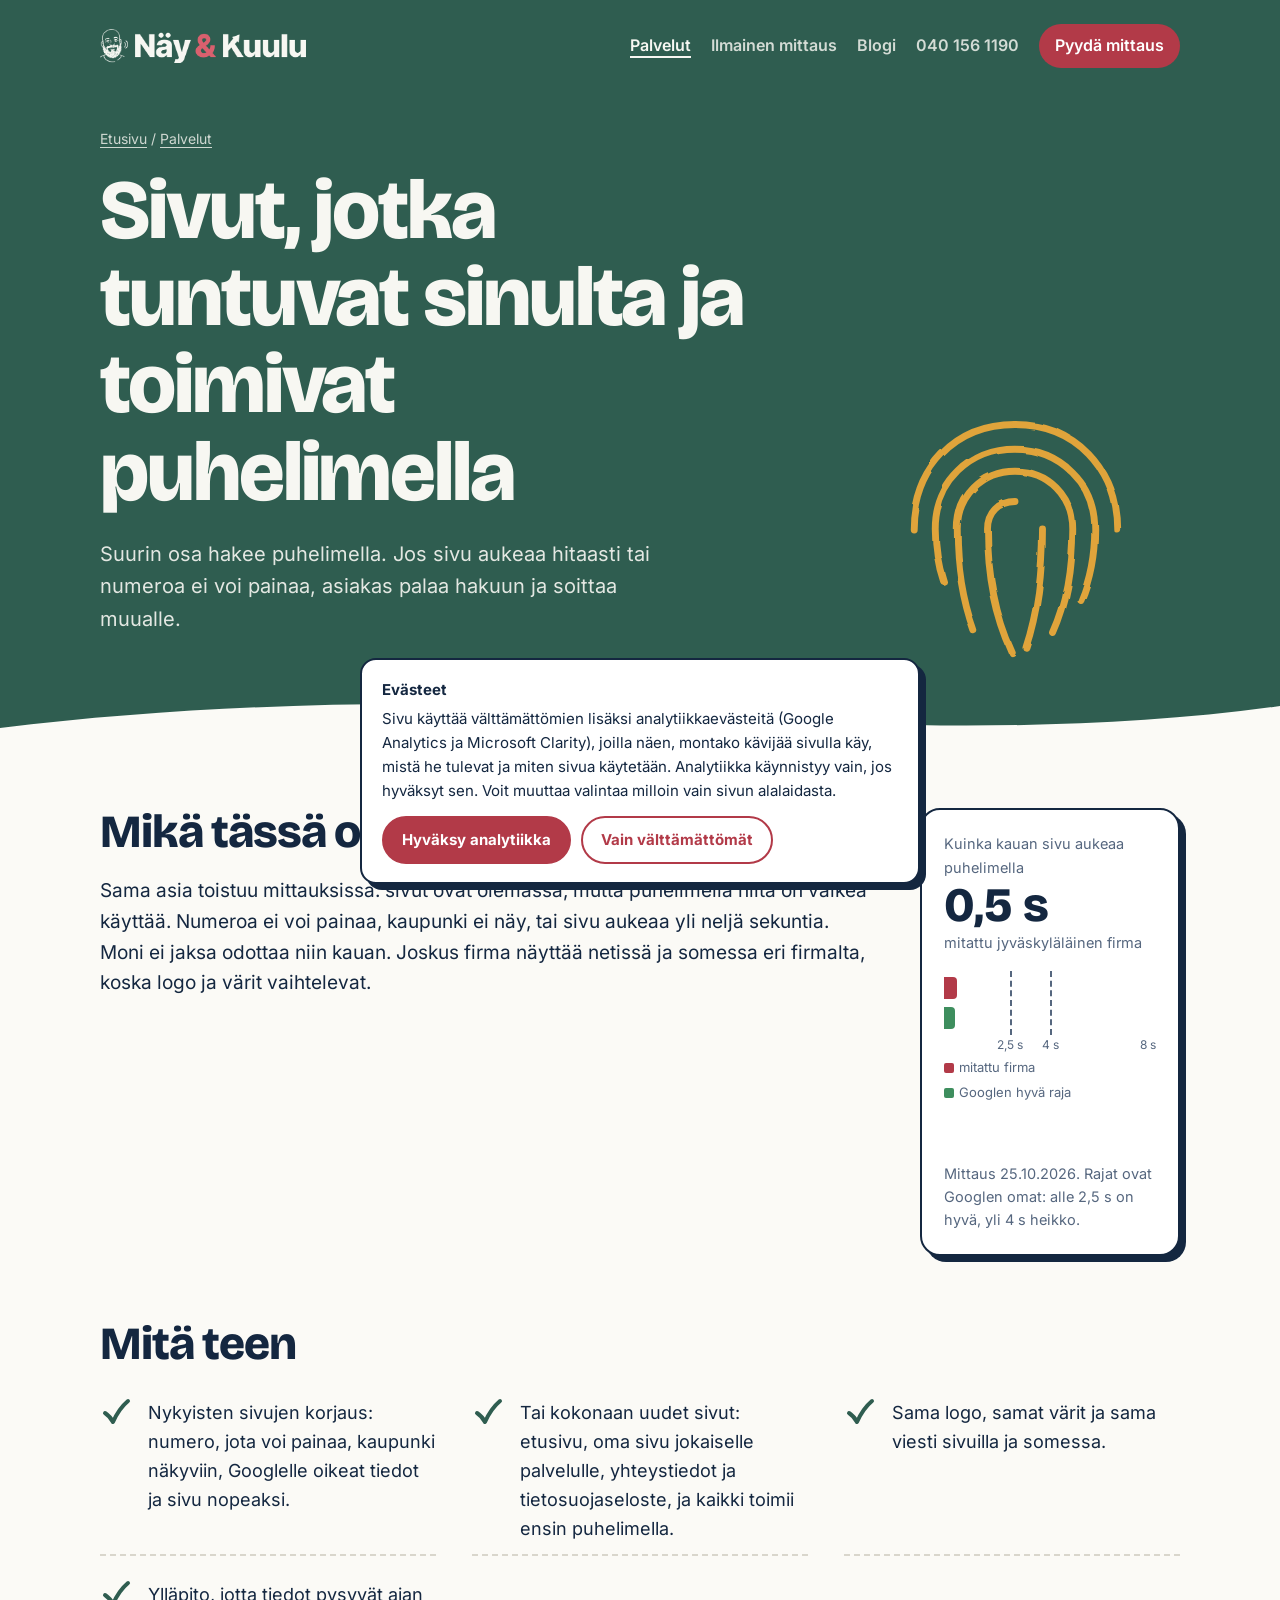
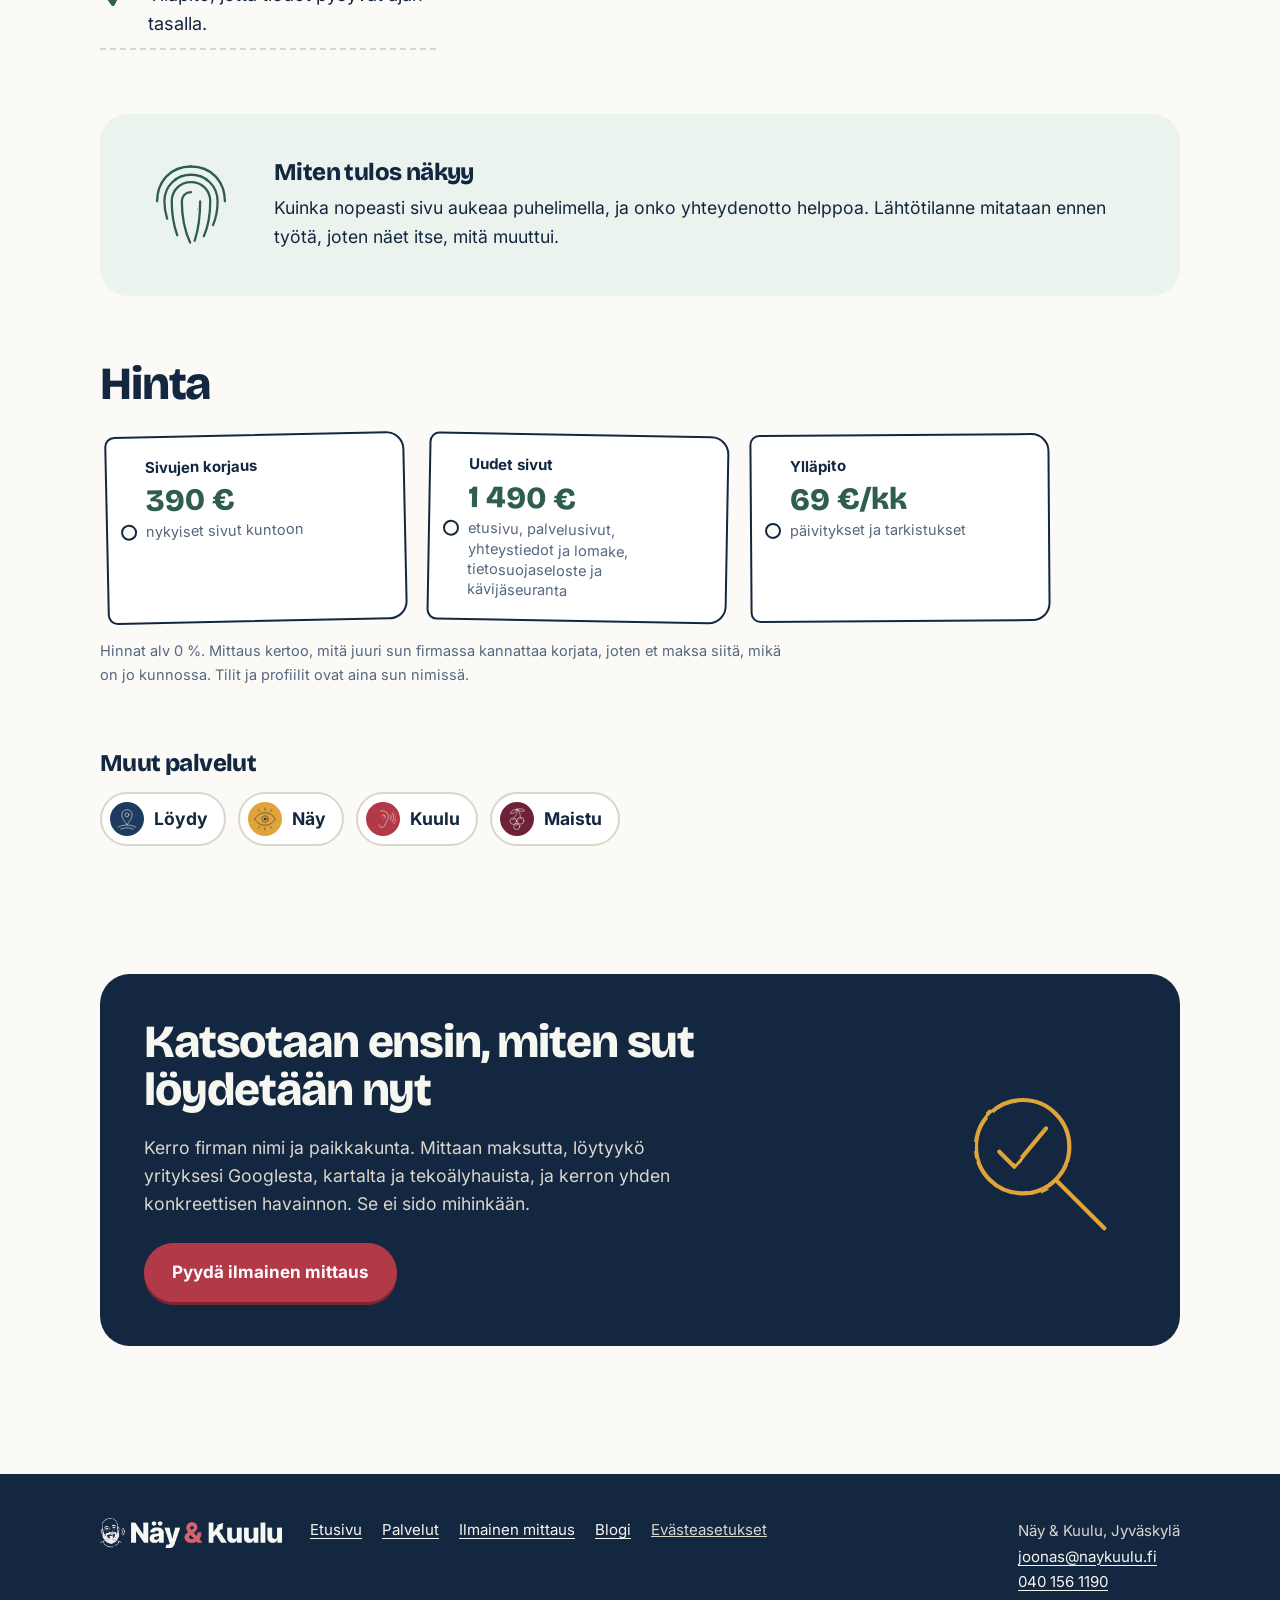
<file: palvelut/tunnu/index.html>
<!doctype html>
<html lang="fi">
<head>
<meta charset="utf-8">
<meta name="viewport" content="width=device-width, initial-scale=1">
<title>Tunnu: verkkosivu, joka toimii puhelimella | Näy &amp; Kuulu</title>
<meta name="description" content="Verkkosivun korjaus tai uusi kattava sivusto, joka toimii puhelimella: palvelusivut, hakukuvaukset, soittolinkki, yritystiedot ja nopeus kuntoon.">
<link rel="canonical" href="https://naykuulu.fi/palvelut/tunnu/">
<meta property="og:title" content="Tunnu: verkkosivu, joka toimii puhelimella | Näy &amp; Kuulu">
<meta property="og:description" content="Verkkosivun korjaus tai uusi kattava sivusto, joka toimii puhelimella: palvelusivut, hakukuvaukset, soittolinkki, yritystiedot ja nopeus kuntoon.">
<meta property="og:image" content="https://naykuulu.fi/jako.png">
<meta property="og:url" content="https://naykuulu.fi/palvelut/tunnu/">
<meta property="og:type" content="website">
<meta name="theme-color" content="#2F5D50">
<link rel="icon" href="/merkki_sini.png">
<link rel="stylesheet" href="/fonts/muut.css">
<style>
:root{--sini:#1F3A5F;--syva:#142740;--lumi:#F7F7F2;--koivu:#D9D6CC;--puolukka:#B23A48;--pv:#D9606E;--himmea:#56677F;--valk:#FFFFFF;
--lakka:#E0A43A;--kuusi:#2F5D50;--marja:#6E2238;--paperi:#FBFAF6}
*{box-sizing:border-box;margin:0;padding:0}
html{scroll-behavior:smooth}
body{font-family:Inter,system-ui,sans-serif;background:var(--paperi);color:var(--syva);line-height:1.62;font-size:17.5px}
a{color:inherit}
a:focus-visible,button:focus-visible{outline:3px solid var(--lakka);outline-offset:3px;border-radius:6px}
.sis{max-width:1120px;margin:0 auto;padding:0 20px}
.kapea{max-width:700px}
h1,h2,h3{font-family:'Bricolage Grotesque',Inter,sans-serif;line-height:1.04;letter-spacing:-.025em;font-weight:800}
h2{font-size:clamp(30px,4.2vw,46px);margin-bottom:20px}
h3{font-size:24px;line-height:1.15;margin-bottom:8px}
p+p{margin-top:14px}
.kasi{font-family:Caveat,cursive;font-weight:700;font-size:27px;line-height:1.1}
.nappi{display:inline-block;background:var(--puolukka);color:#fff;text-decoration:none;font-weight:700;padding:16px 28px;border-radius:999px;font-size:17px;box-shadow:0 3px 0 #7d2531}
.nappi:hover{background:#9c2f3c}
.nappi:active{transform:translateY(2px);box-shadow:0 1px 0 #7d2531}
.pieni{font-size:14.5px;color:var(--himmea)}
.piirros{display:block;width:100%;height:auto;fill:none;stroke:currentColor;stroke-width:5;stroke-linecap:round;stroke-linejoin:round}
.piirros .taysi{fill:currentColor}

/* yläosa: aistin väri, iso piirros */
.yla2{background:var(--tausta);color:var(--teksti);position:relative;overflow:hidden}
.yla2 nav{display:flex;align-items:center;justify-content:space-between;gap:16px;flex-wrap:wrap;padding:24px 0}
.yla2 nav .logo img{height:34px;display:block}
.yla2 nav .linkit{display:flex;gap:6px 20px;flex-wrap:wrap;align-items:center}
.yla2 nav .linkit a{text-decoration:none;font-weight:600;font-size:16px;opacity:.82}
.yla2 nav .linkit a:hover,.yla2 nav .linkit a[aria-current]{opacity:1;text-decoration:underline;text-underline-offset:5px;text-decoration-thickness:2px}
.yla2 nav .linkit a.ilmo{opacity:1;background:var(--puolukka);color:#fff;padding:9px 16px;border-radius:999px;text-decoration:none}
.yla2.punainen nav .linkit a.ilmo{background:var(--lumi);color:var(--syva)}
.yla2 .gr{display:grid;grid-template-columns:1.35fr .65fr;gap:32px;align-items:end;padding:36px 0 0}
.yla2 h1{font-size:clamp(40px,6.6vw,84px);margin-bottom:22px}
.yla2 .ingressi{font-size:20px;max-width:600px;opacity:.9;padding-bottom:64px}
.yla2 .kuvaa{color:var(--viiva);max-width:330px;justify-self:end;width:100%;margin-bottom:-6px}
.yla2 img.kasvo{height:auto;max-width:300px;margin-bottom:0}
.polku{font-size:14px;opacity:.8;margin-bottom:16px}.polku a{text-underline-offset:3px}
.kaari{display:block;width:100%;height:46px;color:var(--paperi);margin-top:-1px}
@media(max-width:760px){.yla2 .gr{grid-template-columns:1fr}.yla2 .kuvaa{max-width:170px;justify-self:start;order:-1;margin:0}.yla2 .ingressi{padding-bottom:40px}.yla2 nav .linkit a{font-size:15px}}

/* piirto kerran sivun latautuessa */
@media (prefers-reduced-motion:no-preference){
.yla2 .kuvaa path,.yla2 .kuvaa circle{stroke-dasharray:900;stroke-dashoffset:900;animation:piirra 1.6s cubic-bezier(.6,.1,.2,1) .15s forwards}
.yla2 .kuvaa .aalto{animation-delay:.9s}
@keyframes piirra{to{stroke-dashoffset:0}}}

section{padding:64px 0}
.vali{padding-top:0}

/* ongelma + mittausruudukko */
.ongelma{display:grid;grid-template-columns:1fr 260px;gap:48px;align-items:start}
.ongelma .teksti{font-size:19px}
.ruudukko{background:var(--valk);border:2px solid var(--syva);border-radius:20px;padding:22px;box-shadow:6px 6px 0 var(--syva)}
.ruudukko .pisteet{display:grid;grid-template-columns:repeat(4,34px);gap:9px;margin:14px 0}
.ruudukko .pisteet i{aspect-ratio:1;border-radius:50%;border:2.5px solid var(--koivu)}
.ruudukko .pisteet i.on{background:var(--puolukka);border-color:var(--puolukka)}
.ruudukko b{display:block;font-family:'Bricolage Grotesque',sans-serif;font-size:48px;line-height:1;margin:2px 0}
.ruudukko .pieni{display:block}
.ruudukko .kasi{color:var(--puolukka);font-size:24px;display:block;transform:rotate(-2deg)}
@media(max-width:760px){.ongelma{grid-template-columns:1fr}}

/* mitä teen: käsin rastitettu lista */
.tehdaan{list-style:none;display:grid;grid-template-columns:repeat(auto-fit,minmax(300px,1fr));gap:14px 36px;margin-top:8px}
.tehdaan li{position:relative;padding:10px 0 10px 48px;border-bottom:2px dashed var(--koivu);font-size:18px}
.tehdaan li svg{position:absolute;left:0;top:8px;width:32px;height:32px;fill:none;stroke:var(--vari);stroke-width:4;stroke-linecap:round;stroke-linejoin:round}

.logot{display:flex;flex-wrap:wrap;gap:8px;margin-top:8px}
.logot img{width:22px;height:22px;object-fit:contain;border-radius:4px;background:#fff;padding:2px;box-sizing:content-box;box-shadow:0 0 0 1px var(--koivu)}
.logorivi{display:flex;flex-wrap:wrap;gap:10px 18px;margin:0 0 26px}
.logorivi span{display:flex;align-items:center;gap:8px;font-weight:600;font-size:15px}
.logorivi img{width:26px;height:26px;object-fit:contain}
.tavaramerkki{font-size:13px;color:var(--himmea);margin-top:14px}
.tiedot{display:grid;grid-template-columns:repeat(auto-fit,minmax(240px,1fr));gap:18px}
.tieto{background:var(--valk);border:2px solid var(--syva);border-radius:20px;padding:22px;display:flex;flex-direction:column;gap:8px}
.tieto b{font-family:'Bricolage Grotesque',sans-serif;font-size:52px;line-height:1;color:var(--puolukka)}
.tieto p{flex:1}
.tieto a{font-size:13.5px;color:var(--himmea);text-underline-offset:3px}
.graafi .palkit{margin:16px 0 6px}
.graafi .akseli{position:relative;display:grid;gap:8px;padding:6px 0}
.graafi .palkki{height:22px;border-radius:0 4px 4px 0;background:var(--puolukka)}
.graafi .palkki.hyva{background:#3E8E5E}
.graafi .raja{position:absolute;top:0;bottom:0;width:0;border-left:2px dashed var(--himmea)}
.graafi .asteikko{position:relative;height:16px;font-size:12px;color:var(--himmea)}
.graafi .asteikko em{position:absolute;transform:translateX(-50%);font-style:normal;white-space:nowrap}
.graafi .asteikko em:last-child{transform:translateX(-100%)}
.graafi .selite{display:flex;flex-wrap:wrap;gap:4px 14px;font-size:13px;color:var(--himmea);margin-top:6px}
.graafi .selite i{display:inline-block;width:10px;height:10px;border-radius:2px;margin-right:5px;vertical-align:middle}
.graafi .selite i.m{background:var(--puolukka)}.graafi .selite i.h{background:#3E8E5E}
.serp{list-style:none;display:grid;gap:6px;margin:12px 0;font-size:14px}
.serp li{border:2px solid var(--koivu);border-radius:8px;padding:7px 10px}
.serp li em{display:block;font-style:normal;font-size:11.5px;font-weight:700;color:var(--himmea)}
.serp li.mainos{background:#F3F1EA}
.serp li.kartta{background:#E9EEF4;border-color:#C8D3E0}
.serp li.sina{border:2px dashed var(--puolukka);color:var(--puolukka);font-weight:700;opacity:.75}
.vuosi{display:grid;grid-template-columns:18px 1fr;gap:6px 8px;align-items:center;margin:14px 0 8px}
.vuosi>span{font-weight:800;font-size:14px}
.vuosi>div{display:grid;grid-template-columns:repeat(12,1fr);gap:3px}
.vuosi i{aspect-ratio:1;border-radius:50%;border:2px solid var(--koivu)}
.vuosi i.on{background:var(--puolukka);border-color:var(--puolukka)}
.vuosi .kk em{font-style:normal;font-size:10px;color:var(--himmea);text-align:center}
.polku2{list-style:none;display:grid;gap:0;margin:12px 0}
.polku2 li{position:relative;padding:8px 0 12px 26px;border-left:3px solid var(--koivu);margin-left:8px}
.polku2 li:before{content:"";position:absolute;left:-9px;top:10px;width:14px;height:14px;border-radius:50%;background:var(--paperi);border:3px solid var(--puolukka)}
.polku2 li:first-child:before{border-color:var(--koivu)}
.polku2 li:last-child{border-left-color:transparent}
.graafi .polku2 b{display:block;font-family:Inter,sans-serif;font-size:16px;font-weight:700;margin:0;line-height:1.3}.polku2 span{font-size:13.5px;color:var(--himmea)}
.hakukentta{display:flex;align-items:center;gap:8px;border:2px solid var(--koivu);border-radius:999px;padding:8px 14px;margin:6px 0 10px;font-size:15px;background:#fff;min-height:42px}
.hakukentta svg{width:18px;height:18px;fill:none;stroke:var(--himmea);stroke-width:2.5;stroke-linecap:round;flex:none}
.js-vieri .vieri [data-k]{opacity:0;transform:translateY(6px);transition:opacity .25s,transform .25s}
.js-vieri .vieri [data-k].nak{opacity:1;transform:none}
.js-vieri .vieri .kirjoittaa:after{content:"";display:inline-block;width:2px;height:1.1em;margin-left:2px;vertical-align:-2px;background:var(--puolukka);animation:vilkku 1s steps(1) infinite}
@keyframes vilkku{50%{opacity:0}}
/* tulos */
.tulos{background:var(--vaalea);border-radius:28px;padding:36px;display:grid;grid-template-columns:auto 1fr;gap:28px;align-items:center}
.tulos .ee{display:flex;align-items:center;gap:14px;font-family:'Bricolage Grotesque',sans-serif;font-weight:800;font-size:40px;line-height:1}
.tulos .ee small{display:block;font-family:Inter,sans-serif;font-size:13px;font-weight:600;color:var(--himmea);letter-spacing:0}
.tulos .ee svg{width:56px;height:30px;fill:none;stroke:var(--vari);stroke-width:4;stroke-linecap:round}
@media(max-width:760px){.tulos{grid-template-columns:1fr;padding:26px}}

/* hintalaput */
.laput{display:flex;flex-wrap:wrap;gap:26px 22px;margin:26px 0 18px;padding-left:6px}
.lappu{position:relative;background:var(--valk);border:2px solid var(--syva);border-radius:10px 18px 18px 10px;padding:18px 22px 18px 38px;min-width:220px;max-width:300px;flex:1 1 220px;transform:rotate(var(--k,-1.2deg))}
.lappu:nth-child(2n){--k:1deg}.lappu:nth-child(3n){--k:-.4deg}
.lappu:before{content:"";position:absolute;left:13px;top:50%;width:12px;height:12px;margin-top:-6px;border-radius:50%;border:2px solid var(--syva);background:var(--paperi)}
.lappu b{display:block;font-size:15px}
.lappu .h{display:block;font-family:'Bricolage Grotesque',sans-serif;font-weight:800;font-size:31px;line-height:1.1;color:var(--vari);margin:4px 0}
.lappu span{font-size:14.5px;color:var(--himmea);display:block;line-height:1.4}

/* muut aistit */
.aistit{display:flex;flex-wrap:wrap;gap:12px;margin-top:14px}
.aistit a{display:flex;align-items:center;gap:10px;text-decoration:none;font-weight:700;padding:8px 16px 8px 8px;border-radius:999px;background:var(--valk);border:2px solid var(--koivu)}
.aistit a svg{width:34px;height:34px;padding:4px;border-radius:50%;background:var(--av);color:var(--ai)}
.aistit a:hover{border-color:var(--syva)}

/* kehotus */
.cta2{background:var(--syva);color:var(--lumi);border-radius:30px;padding:44px;display:grid;grid-template-columns:1fr 200px;gap:28px;align-items:center;position:relative;overflow:hidden}
.cta2 h2{color:var(--lumi)}.cta2 p{color:var(--koivu);margin-bottom:24px;max-width:560px}
.cta2 .kuvaa{color:var(--lakka)}
@media(max-width:760px){.cta2{grid-template-columns:1fr;padding:30px 24px}.cta2 .kuvaa{max-width:120px;order:-1}}

/* palvelujen mosaiikki */
.mosaiikki{display:grid;grid-template-columns:repeat(6,1fr);gap:18px}
.laatta{grid-column:span 2;background:var(--av);color:var(--ai);border-radius:26px;padding:28px;text-decoration:none;display:flex;flex-direction:column;gap:10px;min-height:300px;position:relative;overflow:hidden}
.laatta.iso{grid-column:span 4;min-height:380px}
.laatta h3{font-size:clamp(34px,4vw,52px)}
.laatta p{max-width:420px;opacity:.92}
.laatta .piirros{position:absolute;right:-18px;bottom:-22px;width:46%;max-width:220px;opacity:.95}
.laatta.iso .piirros{max-width:290px}
.laatta .mene{max-width:62%;margin-top:auto;font-weight:700;text-decoration:underline;text-underline-offset:5px;position:relative}
.laatta .kasi{position:relative}
.laatta:hover{filter:brightness(1.06)}
@media(max-width:860px){.mosaiikki{grid-template-columns:1fr}.laatta,.laatta.iso{grid-column:auto;min-height:250px}.laatta p,.laatta .mene{max-width:62%}.laatta .piirros,.laatta.iso .piirros{width:36%;max-width:150px;right:-8px;bottom:-12px}}

/* mittauskortti */
.kortti2{background:var(--valk);border:2px solid var(--syva);border-radius:22px;box-shadow:8px 8px 0 var(--syva);padding:26px;max-width:520px}
.kortti2 header{display:flex;justify-content:space-between;align-items:baseline;gap:10px;border-bottom:2px dashed var(--koivu);padding-bottom:12px;margin-bottom:6px}
.kortti2 header b{font-family:'Bricolage Grotesque',sans-serif;font-size:22px}
.rivi2{display:grid;grid-template-columns:22px 1fr;gap:12px;padding:10px 0;border-bottom:1px solid #ECEAE3;align-items:start}
.rivi2:last-child{border-bottom:0}
.rivi2 i{width:18px;height:18px;border-radius:50%;margin-top:4px}
.rivi2 i.v{background:#3E8E5E}.rivi2 i.k{background:var(--lakka)}.rivi2 i.p{background:var(--puolukka)}
.rivi2 span{display:block;font-size:14.5px;color:var(--himmea)}
.mittauskaksi{display:grid;grid-template-columns:1fr 1fr;gap:48px;align-items:start}
@media(max-width:860px){.mittauskaksi{grid-template-columns:1fr}}
.kohdat{list-style:none;columns:2;column-gap:36px}
.kohdat li{break-inside:avoid;padding:12px 0;border-bottom:2px dashed var(--koivu)}
.kohdat li b{display:block}
@media(max-width:700px){.kohdat{columns:1}}
.askeleet{list-style:none;counter-reset:a;display:grid;grid-template-columns:repeat(3,1fr);gap:22px;margin-top:10px}
.askeleet li{counter-increment:a;background:var(--valk);border-radius:20px;padding:24px;border:2px solid var(--koivu)}
.askeleet li:before{content:counter(a);display:block;font-family:'Bricolage Grotesque',sans-serif;font-weight:800;font-size:46px;line-height:1;color:var(--puolukka);margin-bottom:8px}
@media(max-width:760px){.askeleet{grid-template-columns:1fr}}

/* blogi */
.artikkeli{font-size:18.5px}
.artikkeli h2{font-size:clamp(28px,3.4vw,38px);margin:48px 0 14px}
.artikkeli p,.artikkeli ul,.artikkeli ol{margin-bottom:16px}
.artikkeli ul,.artikkeli ol{padding-left:26px}
.artikkeli li{margin-bottom:8px}
.artikkeli .meta{font-size:15px;color:var(--himmea);margin-bottom:8px}
.artikkeli a{text-decoration-color:var(--puolukka);text-decoration-thickness:2px;text-underline-offset:3px}
.nosto{font-family:Caveat,cursive;font-weight:700;font-size:34px;line-height:1.15;color:var(--puolukka);margin:34px 0;padding-left:22px;border-left:5px solid var(--puolukka);transform:rotate(-.6deg)}
table.taulu{border-collapse:collapse;width:100%;margin:18px 0 24px;background:var(--valk);border:2px solid var(--syva);border-radius:14px;overflow:hidden;font-size:16.5px}
table.taulu th,table.taulu td{text-align:left;padding:12px 16px;border-bottom:1px solid var(--koivu);vertical-align:top}
table.taulu th{background:var(--koivu);font-weight:700}
.bloglista{display:grid;gap:18px}
.bloglista a{display:grid;grid-template-columns:120px 1fr;gap:22px;align-items:center;background:var(--valk);border:2px solid var(--syva);border-radius:22px;padding:22px;text-decoration:none;box-shadow:5px 5px 0 var(--syva)}
.bloglista a .piirros{color:var(--puolukka)}
.bloglista a b{font-family:'Bricolage Grotesque',sans-serif;font-size:26px;line-height:1.1;display:block;margin-bottom:6px}
.bloglista a span{color:var(--himmea)}
@media(max-width:600px){.bloglista a{grid-template-columns:1fr}.bloglista a .piirros{width:80px}}

footer.ala2{background:var(--syva);color:var(--koivu);padding:44px 0;font-size:15px;margin-top:64px}
footer.ala2 .sis{display:grid;grid-template-columns:auto 1fr auto;gap:28px;align-items:start}
footer.ala2 img{height:30px}
footer.ala2 nav{display:flex;flex-wrap:wrap;gap:8px 20px}
footer.ala2 a{color:var(--lumi);text-underline-offset:3px}
footer.ala2 address{font-style:normal;line-height:1.7}
footer button.evalinkki{background:none;border:0;color:inherit;font:inherit;text-decoration:underline;cursor:pointer;padding:0}
@media(max-width:760px){footer.ala2 .sis{grid-template-columns:1fr}}
.eva{position:fixed;left:16px;right:16px;bottom:16px;max-width:560px;margin:0 auto;background:var(--valk);color:var(--syva);border:2px solid var(--syva);border-radius:16px;box-shadow:6px 6px 0 var(--syva);padding:18px 20px;font-size:15px;z-index:50;display:none}
.eva b{display:block;margin-bottom:4px}
.eva .napit{display:flex;gap:10px;flex-wrap:wrap;margin-top:12px}
.eva button{font:inherit;font-weight:700;border-radius:999px;padding:10px 18px;cursor:pointer;border:2px solid var(--puolukka)}
.eva .hy{background:var(--puolukka);color:var(--valk)}
.eva .ei{background:transparent;color:var(--puolukka)}
@media print{.eva{display:none!important}.yla2 .kuvaa path,.yla2 .kuvaa circle{stroke-dashoffset:0!important;animation:none!important}}
</style>
<script type="application/ld+json">
{
 "@context": "https://schema.org",
 "@graph": [
  {
   "@type": "ProfessionalService",
   "@id": "https://naykuulu.fi/#yritys",
   "name": "Näy & Kuulu",
   "url": "https://naykuulu.fi/",
   "logo": "https://naykuulu.fi/merkki_sini.png",
   "image": "https://naykuulu.fi/jako.png",
   "description": "Näy & Kuulu laittaa yrityksen näkyvyyden kuntoon Googlessa, kartalla ja tekoälyhauissa ja näyttää tuloksen luvuin. Lähtötilanne mitataan maksutta ennen työtä.",
   "slogan": "Sinut löydetään, nähdään ja kuullaan.",
   "telephone": "+358401561190",
   "email": "joonas@naykuulu.fi",
   "founder": {
    "@type": "Person",
    "name": "Joonas Mähönen"
   },
   "address": {
    "@type": "PostalAddress",
    "addressLocality": "Jyväskylä",
    "addressRegion": "Keski-Suomi",
    "addressCountry": "FI"
   },
   "areaServed": [
    {
     "@type": "City",
     "name": "Jyväskylä"
    },
    {
     "@type": "AdministrativeArea",
     "name": "Keski-Suomi"
    },
    {
     "@type": "Country",
     "name": "Suomi"
    }
   ],
   "knowsLanguage": "fi",
   "knowsAbout": [
    "hakukoneoptimointi",
    "SEO",
    "GEO",
    "näkyvyys tekoälyhauissa",
    "Google-yritysprofiili",
    "paikallinen näkyvyys",
    "sosiaalinen media",
    "Google-mainonta"
   ]
  },
  {
   "@type": "Service",
   "@id": "https://naykuulu.fi/palvelut/tunnu/#palvelu",
   "name": "Tunnu: nettisivut ja ilme",
   "serviceType": "nettisivut ja ilme",
   "description": "Verkkosivun korjaus tai uusi kattava sivusto, joka toimii puhelimella: palvelusivut, hakukuvaukset, soittolinkki, yritystiedot ja nopeus kuntoon.",
   "provider": {
    "@id": "https://naykuulu.fi/#yritys"
   },
   "areaServed": [
    {
     "@type": "City",
     "name": "Jyväskylä"
    },
    {
     "@type": "AdministrativeArea",
     "name": "Keski-Suomi"
    },
    {
     "@type": "Country",
     "name": "Suomi"
    }
   ],
   "offers": [
    {
     "@type": "Offer",
     "name": "Sivujen korjaus",
     "description": "nykyiset sivut kuntoon",
     "priceCurrency": "EUR",
     "price": "390"
    },
    {
     "@type": "Offer",
     "name": "Uudet sivut",
     "description": "etusivu, palvelusivut, yhteystiedot ja lomake, tietosuojaseloste ja kävijäseuranta",
     "priceCurrency": "EUR",
     "price": "1490"
    },
    {
     "@type": "Offer",
     "name": "Ylläpito",
     "description": "päivitykset ja tarkistukset",
     "priceCurrency": "EUR",
     "price": "69"
    }
   ]
  },
  {
   "@type": "BreadcrumbList",
   "itemListElement": [
    {
     "@type": "ListItem",
     "position": 1,
     "name": "Etusivu",
     "item": "https://naykuulu.fi/"
    },
    {
     "@type": "ListItem",
     "position": 2,
     "name": "Palvelut",
     "item": "https://naykuulu.fi/palvelut/"
    },
    {
     "@type": "ListItem",
     "position": 3,
     "name": "Sivut, jotka tuntuvat sinulta ja toimivat puhelimella",
     "item": "https://naykuulu.fi/palvelut/tunnu/"
    }
   ]
  }
 ]
}
</script>
</head>
<body>
<svg width="0" height="0" style="position:absolute" aria-hidden="true"><filter id="muste"><feTurbulence type="fractalNoise" baseFrequency="0.035" numOctaves="2" seed="7"/><feDisplacementMap in="SourceGraphic" scale="3.2"/></filter></svg>
<header class="yla2" style="--tausta:#2F5D50;--teksti:#F7F7F2;--viiva:#E0A43A"><div class="sis">
<nav aria-label="Päävalikko"><a class="logo" href="/"><img src="/logo_vaaka_vaalea.png" alt="Näy &amp; Kuulu, etusivulle" width="206" height="34"></a><span class="linkit"><a href="/palvelut/" aria-current="page">Palvelut</a><a href="/mittaus/">Ilmainen mittaus</a><a href="/blogi/">Blogi</a><a href="tel:+358401561190">040 156 1190</a><a class="ilmo" href="/mittaus/">Pyydä mittaus</a></span></nav>
<div class="gr"><div><div class="polku"><a href="/">Etusivu</a> / <a href="/palvelut/">Palvelut</a></div><h1>Sivut, jotka tuntuvat sinulta ja toimivat puhelimella</h1><p class="ingressi">Suurin osa hakee puhelimella. Jos sivu aukeaa hitaasti tai numeroa ei voi painaa, asiakas palaa hakuun ja soittaa muualle.</p></div><svg class="piirros kuvaa" viewBox="0 0 240 240" aria-hidden="true" focusable="false"><g filter="url(#muste)"><path d="M120 36c-44 0-74 32-74 76"/><path d="M194 112c0-44-30-76-74-76"/><path d="M68 150c-4-12-6-24-6-38 0-34 26-58 58-58s58 24 58 58c0 20-4 38-10 52"/>
<path d="M90 186c-8-22-12-46-12-74 0-24 18-42 42-42s42 18 42 42c0 28-4 54-14 76"/><path d="M120 92c-12 0-20 8-20 20 0 34 6 64 18 90"/><path d="M140 112c0 34-4 62-12 86"/></g></svg></div>
</div><svg class="kaari" viewBox="0 0 1200 46" preserveAspectRatio="none" aria-hidden="true"><path d="M0 46V30C200 4 420 0 600 14s400 24 600-6v38z" fill="currentColor"/></svg></header>
<main>
<section><div class="sis"><div class="ongelma"><div class="teksti"><h2>Mikä tässä on ongelma?</h2><p>Sama asia toistuu mittauksissa: sivut ovat olemassa, mutta puhelimella niitä on vaikea käyttää. Numeroa ei voi painaa, kaupunki ei näy, tai sivu aukeaa yli neljä sekuntia. Moni ei jaksa odottaa niin kauan. Joskus firma näyttää netissä ja somessa eri firmalta, koska logo ja värit vaihtelevat.</p></div><div class="ruudukko graafi vieri" role="img" aria-label="Sivun avautuminen puhelimella: mitattu remonttifirma 7,7 sekuntia. Googlen mukaan hyvä on alle 2,5 sekuntia ja heikko yli 4 sekuntia.">
<span class="pieni">Kuinka kauan sivu aukeaa puhelimella</span><b data-luku="7,7" data-k0="0.1" data-k1="0.6" data-jalki=" s">7,7 s</b><span class="pieni">mitattu jyväskyläläinen firma</span>
<div class="palkit"><div class="akseli"><i class="raja" style="left:31.2%" title="Hyvä: alle 2,5 s"></i><i class="raja" style="left:50.0%" title="Heikko: yli 4 s"></i>
<div class="palkki" style="width:96.2%" data-leveys="96.2%" data-k0="0.1" data-k1="0.6" title="Mitattu firma: 7,7 s"></div><div class="palkki hyva" style="width:31.2%" data-leveys="31.2%" data-k0="0.1" data-k1="0.3" title="Hyvä raja: 2,5 s"></div></div>
<div class="asteikko"><em style="left:31.2%">2,5 s</em><em style="left:50.0%">4 s</em><em style="left:100%">8 s</em></div><div class="selite"><span><i class="m"></i>mitattu firma</span><span><i class="h"></i>Googlen hyvä raja</span></div></div>
<span class="kasi" data-k="0.7">moni lähtee jo ennen kuin sivu aukeaa</span><span class="pieni">Mittaus 25.10.2026. Rajat ovat Googlen omat: alle 2,5 s on hyvä, yli 4 s heikko.</span></div></div></div></section>
<section class="vali" style="--vari:#2F5D50"><div class="sis"><h2>Mitä teen</h2><ul class="tehdaan"><li><svg viewBox="0 0 32 32" aria-hidden="true"><path d="M5 17c3 2 6 5 8 9 4-9 9-16 15-21"/></svg>Nykyisten sivujen korjaus: numero, jota voi painaa, kaupunki näkyviin, Googlelle oikeat tiedot ja sivu nopeaksi.</li><li><svg viewBox="0 0 32 32" aria-hidden="true"><path d="M5 17c3 2 6 5 8 9 4-9 9-16 15-21"/></svg>Tai kokonaan uudet sivut: etusivu, oma sivu jokaiselle palvelulle, yhteystiedot ja tietosuojaseloste, ja kaikki toimii ensin puhelimella.</li><li><svg viewBox="0 0 32 32" aria-hidden="true"><path d="M5 17c3 2 6 5 8 9 4-9 9-16 15-21"/></svg>Sama logo, samat värit ja sama viesti sivuilla ja somessa.</li><li><svg viewBox="0 0 32 32" aria-hidden="true"><path d="M5 17c3 2 6 5 8 9 4-9 9-16 15-21"/></svg>Ylläpito, jotta tiedot pysyvät ajan tasalla.</li></ul></div></section>
<section class="vali" style="--vari:#2F5D50;--vaalea:#EAF3EE"><div class="sis"><div class="tulos"><div style="width:110px;color:#2F5D50"><svg class="piirros" viewBox="0 0 240 240" aria-hidden="true" focusable="false"><g filter="url(#muste)"><path d="M120 36c-44 0-74 32-74 76"/><path d="M194 112c0-44-30-76-74-76"/><path d="M68 150c-4-12-6-24-6-38 0-34 26-58 58-58s58 24 58 58c0 20-4 38-10 52"/>
<path d="M90 186c-8-22-12-46-12-74 0-24 18-42 42-42s42 18 42 42c0 28-4 54-14 76"/><path d="M120 92c-12 0-20 8-20 20 0 34 6 64 18 90"/><path d="M140 112c0 34-4 62-12 86"/></g></svg></div><div><h3>Miten tulos näkyy</h3><p>Kuinka nopeasti sivu aukeaa puhelimella, ja onko yhteydenotto helppoa. Lähtötilanne mitataan ennen työtä, joten näet itse, mitä muuttui.</p></div></div></div></section>
<section class="vali" style="--vari:#2F5D50"><div class="sis"><h2>Hinta</h2><div class="laput"><div class="lappu"><b>Sivujen korjaus</b><span class="h">390&nbsp;€</span><span>nykyiset sivut kuntoon</span></div><div class="lappu"><b>Uudet sivut</b><span class="h">1&nbsp;490&nbsp;€</span><span>etusivu, palvelusivut, yhteystiedot ja lomake, tietosuojaseloste ja kävijäseuranta</span></div><div class="lappu"><b>Ylläpito</b><span class="h">69&nbsp;€/kk</span><span>päivitykset ja tarkistukset</span></div></div><p class="pieni kapea">Hinnat alv 0 %. Mittaus kertoo, mitä juuri sun firmassa kannattaa korjata, joten et maksa siitä, mikä on jo kunnossa. Tilit ja profiilit ovat aina sun nimissä.</p></div></section>

<section class="vali"><div class="sis"><h3>Muut palvelut</h3><div class="aistit"><a href="/palvelut/loydy/" style="--av:#1F3A5F;--ai:#F7F7F2"><svg class="piirros" viewBox="0 0 240 240" aria-hidden="true" focusable="false"><g filter="url(#muste)"><path class="aalto" d="M38 196c22-14 50-20 82-20s60 6 82 20"/><path class="aalto" d="M62 214c16-8 36-12 58-12s42 4 58 12"/>
<path d="M120 172c-30-38-48-64-48-90a48 48 0 0 1 96 0c0 26-18 52-48 90z"/><circle cx="120" cy="82" r="18"/></g></svg>Löydy</a><a href="/palvelut/nay/" style="--av:#E0A43A;--ai:#142740"><svg class="piirros" viewBox="0 0 240 240" aria-hidden="true" focusable="false"><g filter="url(#muste)"><path d="M24 120c26-38 58-58 96-58s70 20 96 58c-26 38-58 58-96 58s-70-20-96-58z"/><circle cx="120" cy="120" r="30"/><circle cx="120" cy="120" r="10" class="taysi"/>
<path class="aalto" d="M120 18v20M58 34l12 16M182 34l-12 16M120 222v-20M58 206l12-16M182 206l-12-16"/></g></svg>Näy</a><a href="/palvelut/kuulu/" style="--av:#B23A48;--ai:#FFF6F2"><svg class="piirros" viewBox="0 0 240 240" aria-hidden="true" focusable="false"><g filter="url(#muste)"><path d="M96 46c38-10 74 14 74 54 0 30-22 40-26 62-4 20-14 34-34 34-16 0-26-10-28-22"/><path d="M110 92c4-14 26-14 30 2 3 12-8 18-14 24"/>
<path class="aalto" d="M188 84c10 12 10 34 0 46"/><path class="aalto" d="M204 66c20 24 20 58 0 82"/><path class="aalto" d="M220 50c28 34 28 80 0 114"/></g></svg>Kuulu</a><a href="/palvelut/maistu/" style="--av:#6E2238;--ai:#FBEFF2"><svg class="piirros" viewBox="0 0 240 240" aria-hidden="true" focusable="false"><g filter="url(#muste)"><path d="M120 30c4 30-4 54-24 74"/><path d="M120 30c22 20 34 44 30 72"/><path d="M120 30c-30 0-52 14-64 36 26 6 48 0 64-36z"/><path d="M122 30c26-10 52-6 70 12-22 14-46 10-70-12z"/>
<circle cx="86" cy="140" r="30"/><circle cx="152" cy="136" r="32"/><circle cx="118" cy="190" r="28"/><path class="aalto" d="M78 128c4-6 10-8 16-8M144 122c4-6 10-8 16-8M110 180c4-6 10-8 16-8"/></g></svg>Maistu</a></div></div></section>
<section><div class="sis"><div class="cta2"><div><h2>Katsotaan ensin, miten sut löydetään nyt</h2><p>Kerro firman nimi ja paikkakunta. Mittaan maksutta, löytyykö yrityksesi Googlesta, kartalta ja tekoälyhauista, ja kerron yhden konkreettisen havainnon. Se ei sido mihinkään.</p><a class="nappi" href="https://docs.google.com/forms/d/e/1FAIpQLSdQ899hPGrsLPNvacFHOvFxhM9YdgB2-9FwwTz6n1oB_IQjag/viewform" target="_blank" rel="noopener">Pyydä ilmainen mittaus</a></div><svg class="piirros kuvaa" viewBox="0 0 240 240" aria-hidden="true" focusable="false"><g filter="url(#muste)"><circle cx="104" cy="104" r="56"/><path d="M146 146l56 56"/><path class="aalto" d="M76 110l18 18 38-46"/></g></svg></div></div></section>
</main>
<footer class="ala2"><div class="sis">
<img src="/logo_vaaka_vaalea.png" alt="Näy &amp; Kuulu" width="182" height="30">
<nav aria-label="Alavalikko"><a href="/">Etusivu</a><a href="/palvelut/">Palvelut</a><a href="/mittaus/">Ilmainen mittaus</a><a href="/blogi/">Blogi</a><button class="evalinkki" id="eva_auki">Evästeasetukset</button></nav>
<address>Näy &amp; Kuulu, Jyväskylä<br><a href="mailto:joonas@naykuulu.fi">joonas@naykuulu.fi</a><br><a href="tel:+358401561190">040 156 1190</a></address>
</div></footer>
<div class="eva" id="eva" role="dialog" aria-label="Evästeet">
  <b>Evästeet</b>
  Sivu käyttää välttämättömien lisäksi analytiikkaevästeitä (Google Analytics ja Microsoft Clarity), joilla näen, montako kävijää sivulla käy, mistä he tulevat ja miten sivua käytetään. Analytiikka käynnistyy vain, jos hyväksyt sen. Voit muuttaa valintaa milloin vain sivun alalaidasta.
  <div class="napit"><button class="hy" id="eva_hy">Hyväksy analytiikka</button><button class="ei" id="eva_ei">Vain välttämättömät</button></div>
</div>
<script>
(function(){if(!window.matchMedia||matchMedia('(prefers-reduced-motion: reduce)').matches)return;
var el=[].slice.call(document.querySelectorAll('.vieri'));if(!el.length)return;document.documentElement.classList.add('js-vieri');
function luku(s){return parseFloat(String(s).replace(',','.'))}
function piirra(){var vh=innerHeight;el.forEach(function(e){var r=e.getBoundingClientRect();var p=(vh-r.top)/(vh*0.55+r.height*0.45);p=Math.max(0,Math.min(1,p));
e.querySelectorAll('[data-k]').forEach(function(x){x.classList.toggle('nak',p>=parseFloat(x.dataset.k))});
e.querySelectorAll('[data-k0]').forEach(function(x){var a=parseFloat(x.dataset.k0),b=parseFloat(x.dataset.k1),q=Math.max(0,Math.min(1,(p-a)/(b-a)));
if(x.dataset.kirjoita!==undefined){var t=x.dataset.kirjoita,n=Math.round(q*t.length);x.textContent=t.slice(0,n);x.classList.toggle('kirjoittaa',q>0&&q<1)}
else if(x.dataset.leveys!==undefined){x.style.width=(luku(x.dataset.leveys)*q).toFixed(1)+'%'}
else if(x.dataset.luku!==undefined){var v=luku(x.dataset.luku)*q,d=String(x.dataset.luku).indexOf(',')>=0?1:0;x.textContent=v.toFixed(d).replace('.',',')+(x.dataset.jalki||'')}})})}
var odota=false;function kuuntele(){if(!odota){odota=true;requestAnimationFrame(function(){odota=false;piirra()})}}
addEventListener('scroll',kuuntele,{passive:true});addEventListener('resize',kuuntele);piirra()})();
</script><script>
(function(){var ID='G-E0XFE2C05K',CL='z3s92cz19c',K='nk_suostumus';
function lue(){try{return localStorage.getItem(K)}catch(e){return null}}
function tallenna(v){try{localStorage.setItem(K,v)}catch(e){}}
var ladattu=false;
function lataa(){if(ladattu)return;ladattu=true;window.dataLayer=window.dataLayer||[];window.gtag=function(){dataLayer.push(arguments)};
gtag('consent','default',{ad_storage:'denied',ad_user_data:'denied',ad_personalization:'denied',analytics_storage:'granted'});
gtag('js',new Date());gtag('config',ID);var s=document.createElement('script');s.async=true;s.src='https://www.googletagmanager.com/gtag/js?id='+ID;document.head.appendChild(s);
(function(c,l,a,r,i,t,y){c[a]=c[a]||function(){(c[a].q=c[a].q||[]).push(arguments)};t=l.createElement(r);t.async=1;t.src='https://www.clarity.ms/tag/'+i;y=l.getElementsByTagName(r)[0];y.parentNode.insertBefore(t,y)})(window,document,'clarity','script',CL);window.clarity('consent')}
var eva=document.getElementById('eva');
function nayta(){eva.style.display='block'}
document.getElementById('eva_hy').onclick=function(){tallenna('kylla');eva.style.display='none';lataa()};
document.getElementById('eva_ei').onclick=function(){tallenna('ei');eva.style.display='none';if(ladattu)location.reload()};
document.getElementById('eva_auki').onclick=nayta;
var v=lue();if(v==='kylla')lataa();else if(v!=='ei')nayta();
document.querySelectorAll('a[href*="docs.google.com/forms"]').forEach(function(a){a.addEventListener('click',function(){if(window.gtag)gtag('event','generate_lead',{lomake:'pilotti'})})});
})();
</script>
</body>
</html>
</file>
<file: fonts/etusivu.css>
/* cyrillic-ext */
@font-face {
  font-family: 'Caveat';
  font-style: normal;
  font-weight: 600;
  font-display: swap;
  src: url(/fonts/caveat-cd487a2574.woff2) format('woff2');
  unicode-range: U+0460-052F, U+1C80-1C8A, U+20B4, U+2DE0-2DFF, U+A640-A69F, U+FE2E-FE2F;
}
/* cyrillic */
@font-face {
  font-family: 'Caveat';
  font-style: normal;
  font-weight: 600;
  font-display: swap;
  src: url(/fonts/caveat-9518b27891.woff2) format('woff2');
  unicode-range: U+0301, U+0400-045F, U+0490-0491, U+04B0-04B1, U+2116;
}
/* latin-ext */
@font-face {
  font-family: 'Caveat';
  font-style: normal;
  font-weight: 600;
  font-display: swap;
  src: url(/fonts/caveat-be7f9cabf4.woff2) format('woff2');
  unicode-range: U+0100-02BA, U+02BD-02C5, U+02C7-02CC, U+02CE-02D7, U+02DD-02FF, U+0304, U+0308, U+0329, U+1D00-1DBF, U+1E00-1E9F, U+1EF2-1EFF, U+2020, U+20A0-20AB, U+20AD-20C4, U+2113, U+2C60-2C7F, U+A720-A7FF;
}
/* latin */
@font-face {
  font-family: 'Caveat';
  font-style: normal;
  font-weight: 600;
  font-display: swap;
  src: url(/fonts/caveat-947ed15831.woff2) format('woff2');
  unicode-range: U+0000-00FF, U+0131, U+0152-0153, U+02BB-02BC, U+02C6, U+02DA, U+02DC, U+0304, U+0308, U+0329, U+2000-206F, U+20AC, U+2122, U+2191, U+2193, U+2212, U+2215, U+FEFF, U+FFFD;
}
/* cyrillic-ext */
@font-face {
  font-family: 'Caveat';
  font-style: normal;
  font-weight: 700;
  font-display: swap;
  src: url(/fonts/caveat-cd487a2574.woff2) format('woff2');
  unicode-range: U+0460-052F, U+1C80-1C8A, U+20B4, U+2DE0-2DFF, U+A640-A69F, U+FE2E-FE2F;
}
/* cyrillic */
@font-face {
  font-family: 'Caveat';
  font-style: normal;
  font-weight: 700;
  font-display: swap;
  src: url(/fonts/caveat-9518b27891.woff2) format('woff2');
  unicode-range: U+0301, U+0400-045F, U+0490-0491, U+04B0-04B1, U+2116;
}
/* latin-ext */
@font-face {
  font-family: 'Caveat';
  font-style: normal;
  font-weight: 700;
  font-display: swap;
  src: url(/fonts/caveat-be7f9cabf4.woff2) format('woff2');
  unicode-range: U+0100-02BA, U+02BD-02C5, U+02C7-02CC, U+02CE-02D7, U+02DD-02FF, U+0304, U+0308, U+0329, U+1D00-1DBF, U+1E00-1E9F, U+1EF2-1EFF, U+2020, U+20A0-20AB, U+20AD-20C4, U+2113, U+2C60-2C7F, U+A720-A7FF;
}
/* latin */
@font-face {
  font-family: 'Caveat';
  font-style: normal;
  font-weight: 700;
  font-display: swap;
  src: url(/fonts/caveat-947ed15831.woff2) format('woff2');
  unicode-range: U+0000-00FF, U+0131, U+0152-0153, U+02BB-02BC, U+02C6, U+02DA, U+02DC, U+0304, U+0308, U+0329, U+2000-206F, U+20AC, U+2122, U+2191, U+2193, U+2212, U+2215, U+FEFF, U+FFFD;
}
/* cyrillic-ext */
@font-face {
  font-family: 'Inter';
  font-style: normal;
  font-weight: 400;
  font-display: swap;
  src: url(/fonts/inter-95b9ea8305.woff2) format('woff2');
  unicode-range: U+0460-052F, U+1C80-1C8A, U+20B4, U+2DE0-2DFF, U+A640-A69F, U+FE2E-FE2F;
}
/* cyrillic */
@font-face {
  font-family: 'Inter';
  font-style: normal;
  font-weight: 400;
  font-display: swap;
  src: url(/fonts/inter-1e8edb2fc1.woff2) format('woff2');
  unicode-range: U+0301, U+0400-045F, U+0490-0491, U+04B0-04B1, U+2116;
}
/* greek-ext */
@font-face {
  font-family: 'Inter';
  font-style: normal;
  font-weight: 400;
  font-display: swap;
  src: url(/fonts/inter-6d0a674525.woff2) format('woff2');
  unicode-range: U+1F00-1FFF;
}
/* greek */
@font-face {
  font-family: 'Inter';
  font-style: normal;
  font-weight: 400;
  font-display: swap;
  src: url(/fonts/inter-dbc85b0dfb.woff2) format('woff2');
  unicode-range: U+0370-0377, U+037A-037F, U+0384-038A, U+038C, U+038E-03A1, U+03A3-03FF;
}
/* vietnamese */
@font-face {
  font-family: 'Inter';
  font-style: normal;
  font-weight: 400;
  font-display: swap;
  src: url(/fonts/inter-4c2d4a14f2.woff2) format('woff2');
  unicode-range: U+0102-0103, U+0110-0111, U+0128-0129, U+0168-0169, U+01A0-01A1, U+01AF-01B0, U+0300-0301, U+0303-0304, U+0308-0309, U+0323, U+0329, U+1EA0-1EF9, U+20AB;
}
/* latin-ext */
@font-face {
  font-family: 'Inter';
  font-style: normal;
  font-weight: 400;
  font-display: swap;
  src: url(/fonts/inter-a9d11b3ffe.woff2) format('woff2');
  unicode-range: U+0100-02BA, U+02BD-02C5, U+02C7-02CC, U+02CE-02D7, U+02DD-02FF, U+0304, U+0308, U+0329, U+1D00-1DBF, U+1E00-1E9F, U+1EF2-1EFF, U+2020, U+20A0-20AB, U+20AD-20C4, U+2113, U+2C60-2C7F, U+A720-A7FF;
}
/* latin */
@font-face {
  font-family: 'Inter';
  font-style: normal;
  font-weight: 400;
  font-display: swap;
  src: url(/fonts/inter-e3237528af.woff2) format('woff2');
  unicode-range: U+0000-00FF, U+0131, U+0152-0153, U+02BB-02BC, U+02C6, U+02DA, U+02DC, U+0304, U+0308, U+0329, U+2000-206F, U+20AC, U+2122, U+2191, U+2193, U+2212, U+2215, U+FEFF, U+FFFD;
}
/* cyrillic-ext */
@font-face {
  font-family: 'Inter';
  font-style: normal;
  font-weight: 500;
  font-display: swap;
  src: url(/fonts/inter-95b9ea8305.woff2) format('woff2');
  unicode-range: U+0460-052F, U+1C80-1C8A, U+20B4, U+2DE0-2DFF, U+A640-A69F, U+FE2E-FE2F;
}
/* cyrillic */
@font-face {
  font-family: 'Inter';
  font-style: normal;
  font-weight: 500;
  font-display: swap;
  src: url(/fonts/inter-1e8edb2fc1.woff2) format('woff2');
  unicode-range: U+0301, U+0400-045F, U+0490-0491, U+04B0-04B1, U+2116;
}
/* greek-ext */
@font-face {
  font-family: 'Inter';
  font-style: normal;
  font-weight: 500;
  font-display: swap;
  src: url(/fonts/inter-6d0a674525.woff2) format('woff2');
  unicode-range: U+1F00-1FFF;
}
/* greek */
@font-face {
  font-family: 'Inter';
  font-style: normal;
  font-weight: 500;
  font-display: swap;
  src: url(/fonts/inter-dbc85b0dfb.woff2) format('woff2');
  unicode-range: U+0370-0377, U+037A-037F, U+0384-038A, U+038C, U+038E-03A1, U+03A3-03FF;
}
/* vietnamese */
@font-face {
  font-family: 'Inter';
  font-style: normal;
  font-weight: 500;
  font-display: swap;
  src: url(/fonts/inter-4c2d4a14f2.woff2) format('woff2');
  unicode-range: U+0102-0103, U+0110-0111, U+0128-0129, U+0168-0169, U+01A0-01A1, U+01AF-01B0, U+0300-0301, U+0303-0304, U+0308-0309, U+0323, U+0329, U+1EA0-1EF9, U+20AB;
}
/* latin-ext */
@font-face {
  font-family: 'Inter';
  font-style: normal;
  font-weight: 500;
  font-display: swap;
  src: url(/fonts/inter-a9d11b3ffe.woff2) format('woff2');
  unicode-range: U+0100-02BA, U+02BD-02C5, U+02C7-02CC, U+02CE-02D7, U+02DD-02FF, U+0304, U+0308, U+0329, U+1D00-1DBF, U+1E00-1E9F, U+1EF2-1EFF, U+2020, U+20A0-20AB, U+20AD-20C4, U+2113, U+2C60-2C7F, U+A720-A7FF;
}
/* latin */
@font-face {
  font-family: 'Inter';
  font-style: normal;
  font-weight: 500;
  font-display: swap;
  src: url(/fonts/inter-e3237528af.woff2) format('woff2');
  unicode-range: U+0000-00FF, U+0131, U+0152-0153, U+02BB-02BC, U+02C6, U+02DA, U+02DC, U+0304, U+0308, U+0329, U+2000-206F, U+20AC, U+2122, U+2191, U+2193, U+2212, U+2215, U+FEFF, U+FFFD;
}
/* cyrillic-ext */
@font-face {
  font-family: 'Inter';
  font-style: normal;
  font-weight: 600;
  font-display: swap;
  src: url(/fonts/inter-95b9ea8305.woff2) format('woff2');
  unicode-range: U+0460-052F, U+1C80-1C8A, U+20B4, U+2DE0-2DFF, U+A640-A69F, U+FE2E-FE2F;
}
/* cyrillic */
@font-face {
  font-family: 'Inter';
  font-style: normal;
  font-weight: 600;
  font-display: swap;
  src: url(/fonts/inter-1e8edb2fc1.woff2) format('woff2');
  unicode-range: U+0301, U+0400-045F, U+0490-0491, U+04B0-04B1, U+2116;
}
/* greek-ext */
@font-face {
  font-family: 'Inter';
  font-style: normal;
  font-weight: 600;
  font-display: swap;
  src: url(/fonts/inter-6d0a674525.woff2) format('woff2');
  unicode-range: U+1F00-1FFF;
}
/* greek */
@font-face {
  font-family: 'Inter';
  font-style: normal;
  font-weight: 600;
  font-display: swap;
  src: url(/fonts/inter-dbc85b0dfb.woff2) format('woff2');
  unicode-range: U+0370-0377, U+037A-037F, U+0384-038A, U+038C, U+038E-03A1, U+03A3-03FF;
}
/* vietnamese */
@font-face {
  font-family: 'Inter';
  font-style: normal;
  font-weight: 600;
  font-display: swap;
  src: url(/fonts/inter-4c2d4a14f2.woff2) format('woff2');
  unicode-range: U+0102-0103, U+0110-0111, U+0128-0129, U+0168-0169, U+01A0-01A1, U+01AF-01B0, U+0300-0301, U+0303-0304, U+0308-0309, U+0323, U+0329, U+1EA0-1EF9, U+20AB;
}
/* latin-ext */
@font-face {
  font-family: 'Inter';
  font-style: normal;
  font-weight: 600;
  font-display: swap;
  src: url(/fonts/inter-a9d11b3ffe.woff2) format('woff2');
  unicode-range: U+0100-02BA, U+02BD-02C5, U+02C7-02CC, U+02CE-02D7, U+02DD-02FF, U+0304, U+0308, U+0329, U+1D00-1DBF, U+1E00-1E9F, U+1EF2-1EFF, U+2020, U+20A0-20AB, U+20AD-20C4, U+2113, U+2C60-2C7F, U+A720-A7FF;
}
/* latin */
@font-face {
  font-family: 'Inter';
  font-style: normal;
  font-weight: 600;
  font-display: swap;
  src: url(/fonts/inter-e3237528af.woff2) format('woff2');
  unicode-range: U+0000-00FF, U+0131, U+0152-0153, U+02BB-02BC, U+02C6, U+02DA, U+02DC, U+0304, U+0308, U+0329, U+2000-206F, U+20AC, U+2122, U+2191, U+2193, U+2212, U+2215, U+FEFF, U+FFFD;
}
/* cyrillic-ext */
@font-face {
  font-family: 'Inter';
  font-style: normal;
  font-weight: 700;
  font-display: swap;
  src: url(/fonts/inter-95b9ea8305.woff2) format('woff2');
  unicode-range: U+0460-052F, U+1C80-1C8A, U+20B4, U+2DE0-2DFF, U+A640-A69F, U+FE2E-FE2F;
}
/* cyrillic */
@font-face {
  font-family: 'Inter';
  font-style: normal;
  font-weight: 700;
  font-display: swap;
  src: url(/fonts/inter-1e8edb2fc1.woff2) format('woff2');
  unicode-range: U+0301, U+0400-045F, U+0490-0491, U+04B0-04B1, U+2116;
}
/* greek-ext */
@font-face {
  font-family: 'Inter';
  font-style: normal;
  font-weight: 700;
  font-display: swap;
  src: url(/fonts/inter-6d0a674525.woff2) format('woff2');
  unicode-range: U+1F00-1FFF;
}
/* greek */
@font-face {
  font-family: 'Inter';
  font-style: normal;
  font-weight: 700;
  font-display: swap;
  src: url(/fonts/inter-dbc85b0dfb.woff2) format('woff2');
  unicode-range: U+0370-0377, U+037A-037F, U+0384-038A, U+038C, U+038E-03A1, U+03A3-03FF;
}
/* vietnamese */
@font-face {
  font-family: 'Inter';
  font-style: normal;
  font-weight: 700;
  font-display: swap;
  src: url(/fonts/inter-4c2d4a14f2.woff2) format('woff2');
  unicode-range: U+0102-0103, U+0110-0111, U+0128-0129, U+0168-0169, U+01A0-01A1, U+01AF-01B0, U+0300-0301, U+0303-0304, U+0308-0309, U+0323, U+0329, U+1EA0-1EF9, U+20AB;
}
/* latin-ext */
@font-face {
  font-family: 'Inter';
  font-style: normal;
  font-weight: 700;
  font-display: swap;
  src: url(/fonts/inter-a9d11b3ffe.woff2) format('woff2');
  unicode-range: U+0100-02BA, U+02BD-02C5, U+02C7-02CC, U+02CE-02D7, U+02DD-02FF, U+0304, U+0308, U+0329, U+1D00-1DBF, U+1E00-1E9F, U+1EF2-1EFF, U+2020, U+20A0-20AB, U+20AD-20C4, U+2113, U+2C60-2C7F, U+A720-A7FF;
}
/* latin */
@font-face {
  font-family: 'Inter';
  font-style: normal;
  font-weight: 700;
  font-display: swap;
  src: url(/fonts/inter-e3237528af.woff2) format('woff2');
  unicode-range: U+0000-00FF, U+0131, U+0152-0153, U+02BB-02BC, U+02C6, U+02DA, U+02DC, U+0304, U+0308, U+0329, U+2000-206F, U+20AC, U+2122, U+2191, U+2193, U+2212, U+2215, U+FEFF, U+FFFD;
}
/* cyrillic-ext */
@font-face {
  font-family: 'Inter';
  font-style: normal;
  font-weight: 800;
  font-display: swap;
  src: url(/fonts/inter-95b9ea8305.woff2) format('woff2');
  unicode-range: U+0460-052F, U+1C80-1C8A, U+20B4, U+2DE0-2DFF, U+A640-A69F, U+FE2E-FE2F;
}
/* cyrillic */
@font-face {
  font-family: 'Inter';
  font-style: normal;
  font-weight: 800;
  font-display: swap;
  src: url(/fonts/inter-1e8edb2fc1.woff2) format('woff2');
  unicode-range: U+0301, U+0400-045F, U+0490-0491, U+04B0-04B1, U+2116;
}
/* greek-ext */
@font-face {
  font-family: 'Inter';
  font-style: normal;
  font-weight: 800;
  font-display: swap;
  src: url(/fonts/inter-6d0a674525.woff2) format('woff2');
  unicode-range: U+1F00-1FFF;
}
/* greek */
@font-face {
  font-family: 'Inter';
  font-style: normal;
  font-weight: 800;
  font-display: swap;
  src: url(/fonts/inter-dbc85b0dfb.woff2) format('woff2');
  unicode-range: U+0370-0377, U+037A-037F, U+0384-038A, U+038C, U+038E-03A1, U+03A3-03FF;
}
/* vietnamese */
@font-face {
  font-family: 'Inter';
  font-style: normal;
  font-weight: 800;
  font-display: swap;
  src: url(/fonts/inter-4c2d4a14f2.woff2) format('woff2');
  unicode-range: U+0102-0103, U+0110-0111, U+0128-0129, U+0168-0169, U+01A0-01A1, U+01AF-01B0, U+0300-0301, U+0303-0304, U+0308-0309, U+0323, U+0329, U+1EA0-1EF9, U+20AB;
}
/* latin-ext */
@font-face {
  font-family: 'Inter';
  font-style: normal;
  font-weight: 800;
  font-display: swap;
  src: url(/fonts/inter-a9d11b3ffe.woff2) format('woff2');
  unicode-range: U+0100-02BA, U+02BD-02C5, U+02C7-02CC, U+02CE-02D7, U+02DD-02FF, U+0304, U+0308, U+0329, U+1D00-1DBF, U+1E00-1E9F, U+1EF2-1EFF, U+2020, U+20A0-20AB, U+20AD-20C4, U+2113, U+2C60-2C7F, U+A720-A7FF;
}
/* latin */
@font-face {
  font-family: 'Inter';
  font-style: normal;
  font-weight: 800;
  font-display: swap;
  src: url(/fonts/inter-e3237528af.woff2) format('woff2');
  unicode-range: U+0000-00FF, U+0131, U+0152-0153, U+02BB-02BC, U+02C6, U+02DA, U+02DC, U+0304, U+0308, U+0329, U+2000-206F, U+20AC, U+2122, U+2191, U+2193, U+2212, U+2215, U+FEFF, U+FFFD;
}
</file>
<file: fonts/muut.css>
/* vietnamese */
@font-face {
  font-family: 'Bricolage Grotesque';
  font-style: normal;
  font-weight: 600;
  font-stretch: 100%;
  font-display: swap;
  src: url(/fonts/bricolagegrotesque-32a447b362.woff2) format('woff2');
  unicode-range: U+0102-0103, U+0110-0111, U+0128-0129, U+0168-0169, U+01A0-01A1, U+01AF-01B0, U+0300-0301, U+0303-0304, U+0308-0309, U+0323, U+0329, U+1EA0-1EF9, U+20AB;
}
/* latin-ext */
@font-face {
  font-family: 'Bricolage Grotesque';
  font-style: normal;
  font-weight: 600;
  font-stretch: 100%;
  font-display: swap;
  src: url(/fonts/bricolagegrotesque-e577600d58.woff2) format('woff2');
  unicode-range: U+0100-02BA, U+02BD-02C5, U+02C7-02CC, U+02CE-02D7, U+02DD-02FF, U+0304, U+0308, U+0329, U+1D00-1DBF, U+1E00-1E9F, U+1EF2-1EFF, U+2020, U+20A0-20AB, U+20AD-20C4, U+2113, U+2C60-2C7F, U+A720-A7FF;
}
/* latin */
@font-face {
  font-family: 'Bricolage Grotesque';
  font-style: normal;
  font-weight: 600;
  font-stretch: 100%;
  font-display: swap;
  src: url(/fonts/bricolagegrotesque-5f754c3adb.woff2) format('woff2');
  unicode-range: U+0000-00FF, U+0131, U+0152-0153, U+02BB-02BC, U+02C6, U+02DA, U+02DC, U+0304, U+0308, U+0329, U+2000-206F, U+20AC, U+2122, U+2191, U+2193, U+2212, U+2215, U+FEFF, U+FFFD;
}
/* vietnamese */
@font-face {
  font-family: 'Bricolage Grotesque';
  font-style: normal;
  font-weight: 800;
  font-stretch: 100%;
  font-display: swap;
  src: url(/fonts/bricolagegrotesque-32a447b362.woff2) format('woff2');
  unicode-range: U+0102-0103, U+0110-0111, U+0128-0129, U+0168-0169, U+01A0-01A1, U+01AF-01B0, U+0300-0301, U+0303-0304, U+0308-0309, U+0323, U+0329, U+1EA0-1EF9, U+20AB;
}
/* latin-ext */
@font-face {
  font-family: 'Bricolage Grotesque';
  font-style: normal;
  font-weight: 800;
  font-stretch: 100%;
  font-display: swap;
  src: url(/fonts/bricolagegrotesque-e577600d58.woff2) format('woff2');
  unicode-range: U+0100-02BA, U+02BD-02C5, U+02C7-02CC, U+02CE-02D7, U+02DD-02FF, U+0304, U+0308, U+0329, U+1D00-1DBF, U+1E00-1E9F, U+1EF2-1EFF, U+2020, U+20A0-20AB, U+20AD-20C4, U+2113, U+2C60-2C7F, U+A720-A7FF;
}
/* latin */
@font-face {
  font-family: 'Bricolage Grotesque';
  font-style: normal;
  font-weight: 800;
  font-stretch: 100%;
  font-display: swap;
  src: url(/fonts/bricolagegrotesque-5f754c3adb.woff2) format('woff2');
  unicode-range: U+0000-00FF, U+0131, U+0152-0153, U+02BB-02BC, U+02C6, U+02DA, U+02DC, U+0304, U+0308, U+0329, U+2000-206F, U+20AC, U+2122, U+2191, U+2193, U+2212, U+2215, U+FEFF, U+FFFD;
}
/* cyrillic-ext */
@font-face {
  font-family: 'Caveat';
  font-style: normal;
  font-weight: 700;
  font-display: swap;
  src: url(/fonts/caveat-7edc526296.woff2) format('woff2');
  unicode-range: U+0460-052F, U+1C80-1C8A, U+20B4, U+2DE0-2DFF, U+A640-A69F, U+FE2E-FE2F;
}
/* cyrillic */
@font-face {
  font-family: 'Caveat';
  font-style: normal;
  font-weight: 700;
  font-display: swap;
  src: url(/fonts/caveat-df5fa2abf8.woff2) format('woff2');
  unicode-range: U+0301, U+0400-045F, U+0490-0491, U+04B0-04B1, U+2116;
}
/* latin-ext */
@font-face {
  font-family: 'Caveat';
  font-style: normal;
  font-weight: 700;
  font-display: swap;
  src: url(/fonts/caveat-aca8cb86c0.woff2) format('woff2');
  unicode-range: U+0100-02BA, U+02BD-02C5, U+02C7-02CC, U+02CE-02D7, U+02DD-02FF, U+0304, U+0308, U+0329, U+1D00-1DBF, U+1E00-1E9F, U+1EF2-1EFF, U+2020, U+20A0-20AB, U+20AD-20C4, U+2113, U+2C60-2C7F, U+A720-A7FF;
}
/* latin */
@font-face {
  font-family: 'Caveat';
  font-style: normal;
  font-weight: 700;
  font-display: swap;
  src: url(/fonts/caveat-eb5048c029.woff2) format('woff2');
  unicode-range: U+0000-00FF, U+0131, U+0152-0153, U+02BB-02BC, U+02C6, U+02DA, U+02DC, U+0304, U+0308, U+0329, U+2000-206F, U+20AC, U+2122, U+2191, U+2193, U+2212, U+2215, U+FEFF, U+FFFD;
}
/* cyrillic-ext */
@font-face {
  font-family: 'Inter';
  font-style: normal;
  font-weight: 400;
  font-display: swap;
  src: url(/fonts/inter-95b9ea8305.woff2) format('woff2');
  unicode-range: U+0460-052F, U+1C80-1C8A, U+20B4, U+2DE0-2DFF, U+A640-A69F, U+FE2E-FE2F;
}
/* cyrillic */
@font-face {
  font-family: 'Inter';
  font-style: normal;
  font-weight: 400;
  font-display: swap;
  src: url(/fonts/inter-1e8edb2fc1.woff2) format('woff2');
  unicode-range: U+0301, U+0400-045F, U+0490-0491, U+04B0-04B1, U+2116;
}
/* greek-ext */
@font-face {
  font-family: 'Inter';
  font-style: normal;
  font-weight: 400;
  font-display: swap;
  src: url(/fonts/inter-6d0a674525.woff2) format('woff2');
  unicode-range: U+1F00-1FFF;
}
/* greek */
@font-face {
  font-family: 'Inter';
  font-style: normal;
  font-weight: 400;
  font-display: swap;
  src: url(/fonts/inter-dbc85b0dfb.woff2) format('woff2');
  unicode-range: U+0370-0377, U+037A-037F, U+0384-038A, U+038C, U+038E-03A1, U+03A3-03FF;
}
/* vietnamese */
@font-face {
  font-family: 'Inter';
  font-style: normal;
  font-weight: 400;
  font-display: swap;
  src: url(/fonts/inter-4c2d4a14f2.woff2) format('woff2');
  unicode-range: U+0102-0103, U+0110-0111, U+0128-0129, U+0168-0169, U+01A0-01A1, U+01AF-01B0, U+0300-0301, U+0303-0304, U+0308-0309, U+0323, U+0329, U+1EA0-1EF9, U+20AB;
}
/* latin-ext */
@font-face {
  font-family: 'Inter';
  font-style: normal;
  font-weight: 400;
  font-display: swap;
  src: url(/fonts/inter-a9d11b3ffe.woff2) format('woff2');
  unicode-range: U+0100-02BA, U+02BD-02C5, U+02C7-02CC, U+02CE-02D7, U+02DD-02FF, U+0304, U+0308, U+0329, U+1D00-1DBF, U+1E00-1E9F, U+1EF2-1EFF, U+2020, U+20A0-20AB, U+20AD-20C4, U+2113, U+2C60-2C7F, U+A720-A7FF;
}
/* latin */
@font-face {
  font-family: 'Inter';
  font-style: normal;
  font-weight: 400;
  font-display: swap;
  src: url(/fonts/inter-e3237528af.woff2) format('woff2');
  unicode-range: U+0000-00FF, U+0131, U+0152-0153, U+02BB-02BC, U+02C6, U+02DA, U+02DC, U+0304, U+0308, U+0329, U+2000-206F, U+20AC, U+2122, U+2191, U+2193, U+2212, U+2215, U+FEFF, U+FFFD;
}
/* cyrillic-ext */
@font-face {
  font-family: 'Inter';
  font-style: normal;
  font-weight: 600;
  font-display: swap;
  src: url(/fonts/inter-95b9ea8305.woff2) format('woff2');
  unicode-range: U+0460-052F, U+1C80-1C8A, U+20B4, U+2DE0-2DFF, U+A640-A69F, U+FE2E-FE2F;
}
/* cyrillic */
@font-face {
  font-family: 'Inter';
  font-style: normal;
  font-weight: 600;
  font-display: swap;
  src: url(/fonts/inter-1e8edb2fc1.woff2) format('woff2');
  unicode-range: U+0301, U+0400-045F, U+0490-0491, U+04B0-04B1, U+2116;
}
/* greek-ext */
@font-face {
  font-family: 'Inter';
  font-style: normal;
  font-weight: 600;
  font-display: swap;
  src: url(/fonts/inter-6d0a674525.woff2) format('woff2');
  unicode-range: U+1F00-1FFF;
}
/* greek */
@font-face {
  font-family: 'Inter';
  font-style: normal;
  font-weight: 600;
  font-display: swap;
  src: url(/fonts/inter-dbc85b0dfb.woff2) format('woff2');
  unicode-range: U+0370-0377, U+037A-037F, U+0384-038A, U+038C, U+038E-03A1, U+03A3-03FF;
}
/* vietnamese */
@font-face {
  font-family: 'Inter';
  font-style: normal;
  font-weight: 600;
  font-display: swap;
  src: url(/fonts/inter-4c2d4a14f2.woff2) format('woff2');
  unicode-range: U+0102-0103, U+0110-0111, U+0128-0129, U+0168-0169, U+01A0-01A1, U+01AF-01B0, U+0300-0301, U+0303-0304, U+0308-0309, U+0323, U+0329, U+1EA0-1EF9, U+20AB;
}
/* latin-ext */
@font-face {
  font-family: 'Inter';
  font-style: normal;
  font-weight: 600;
  font-display: swap;
  src: url(/fonts/inter-a9d11b3ffe.woff2) format('woff2');
  unicode-range: U+0100-02BA, U+02BD-02C5, U+02C7-02CC, U+02CE-02D7, U+02DD-02FF, U+0304, U+0308, U+0329, U+1D00-1DBF, U+1E00-1E9F, U+1EF2-1EFF, U+2020, U+20A0-20AB, U+20AD-20C4, U+2113, U+2C60-2C7F, U+A720-A7FF;
}
/* latin */
@font-face {
  font-family: 'Inter';
  font-style: normal;
  font-weight: 600;
  font-display: swap;
  src: url(/fonts/inter-e3237528af.woff2) format('woff2');
  unicode-range: U+0000-00FF, U+0131, U+0152-0153, U+02BB-02BC, U+02C6, U+02DA, U+02DC, U+0304, U+0308, U+0329, U+2000-206F, U+20AC, U+2122, U+2191, U+2193, U+2212, U+2215, U+FEFF, U+FFFD;
}
/* cyrillic-ext */
@font-face {
  font-family: 'Inter';
  font-style: normal;
  font-weight: 700;
  font-display: swap;
  src: url(/fonts/inter-95b9ea8305.woff2) format('woff2');
  unicode-range: U+0460-052F, U+1C80-1C8A, U+20B4, U+2DE0-2DFF, U+A640-A69F, U+FE2E-FE2F;
}
/* cyrillic */
@font-face {
  font-family: 'Inter';
  font-style: normal;
  font-weight: 700;
  font-display: swap;
  src: url(/fonts/inter-1e8edb2fc1.woff2) format('woff2');
  unicode-range: U+0301, U+0400-045F, U+0490-0491, U+04B0-04B1, U+2116;
}
/* greek-ext */
@font-face {
  font-family: 'Inter';
  font-style: normal;
  font-weight: 700;
  font-display: swap;
  src: url(/fonts/inter-6d0a674525.woff2) format('woff2');
  unicode-range: U+1F00-1FFF;
}
/* greek */
@font-face {
  font-family: 'Inter';
  font-style: normal;
  font-weight: 700;
  font-display: swap;
  src: url(/fonts/inter-dbc85b0dfb.woff2) format('woff2');
  unicode-range: U+0370-0377, U+037A-037F, U+0384-038A, U+038C, U+038E-03A1, U+03A3-03FF;
}
/* vietnamese */
@font-face {
  font-family: 'Inter';
  font-style: normal;
  font-weight: 700;
  font-display: swap;
  src: url(/fonts/inter-4c2d4a14f2.woff2) format('woff2');
  unicode-range: U+0102-0103, U+0110-0111, U+0128-0129, U+0168-0169, U+01A0-01A1, U+01AF-01B0, U+0300-0301, U+0303-0304, U+0308-0309, U+0323, U+0329, U+1EA0-1EF9, U+20AB;
}
/* latin-ext */
@font-face {
  font-family: 'Inter';
  font-style: normal;
  font-weight: 700;
  font-display: swap;
  src: url(/fonts/inter-a9d11b3ffe.woff2) format('woff2');
  unicode-range: U+0100-02BA, U+02BD-02C5, U+02C7-02CC, U+02CE-02D7, U+02DD-02FF, U+0304, U+0308, U+0329, U+1D00-1DBF, U+1E00-1E9F, U+1EF2-1EFF, U+2020, U+20A0-20AB, U+20AD-20C4, U+2113, U+2C60-2C7F, U+A720-A7FF;
}
/* latin */
@font-face {
  font-family: 'Inter';
  font-style: normal;
  font-weight: 700;
  font-display: swap;
  src: url(/fonts/inter-e3237528af.woff2) format('woff2');
  unicode-range: U+0000-00FF, U+0131, U+0152-0153, U+02BB-02BC, U+02C6, U+02DA, U+02DC, U+0304, U+0308, U+0329, U+2000-206F, U+20AC, U+2122, U+2191, U+2193, U+2212, U+2215, U+FEFF, U+FFFD;
}
</file>
